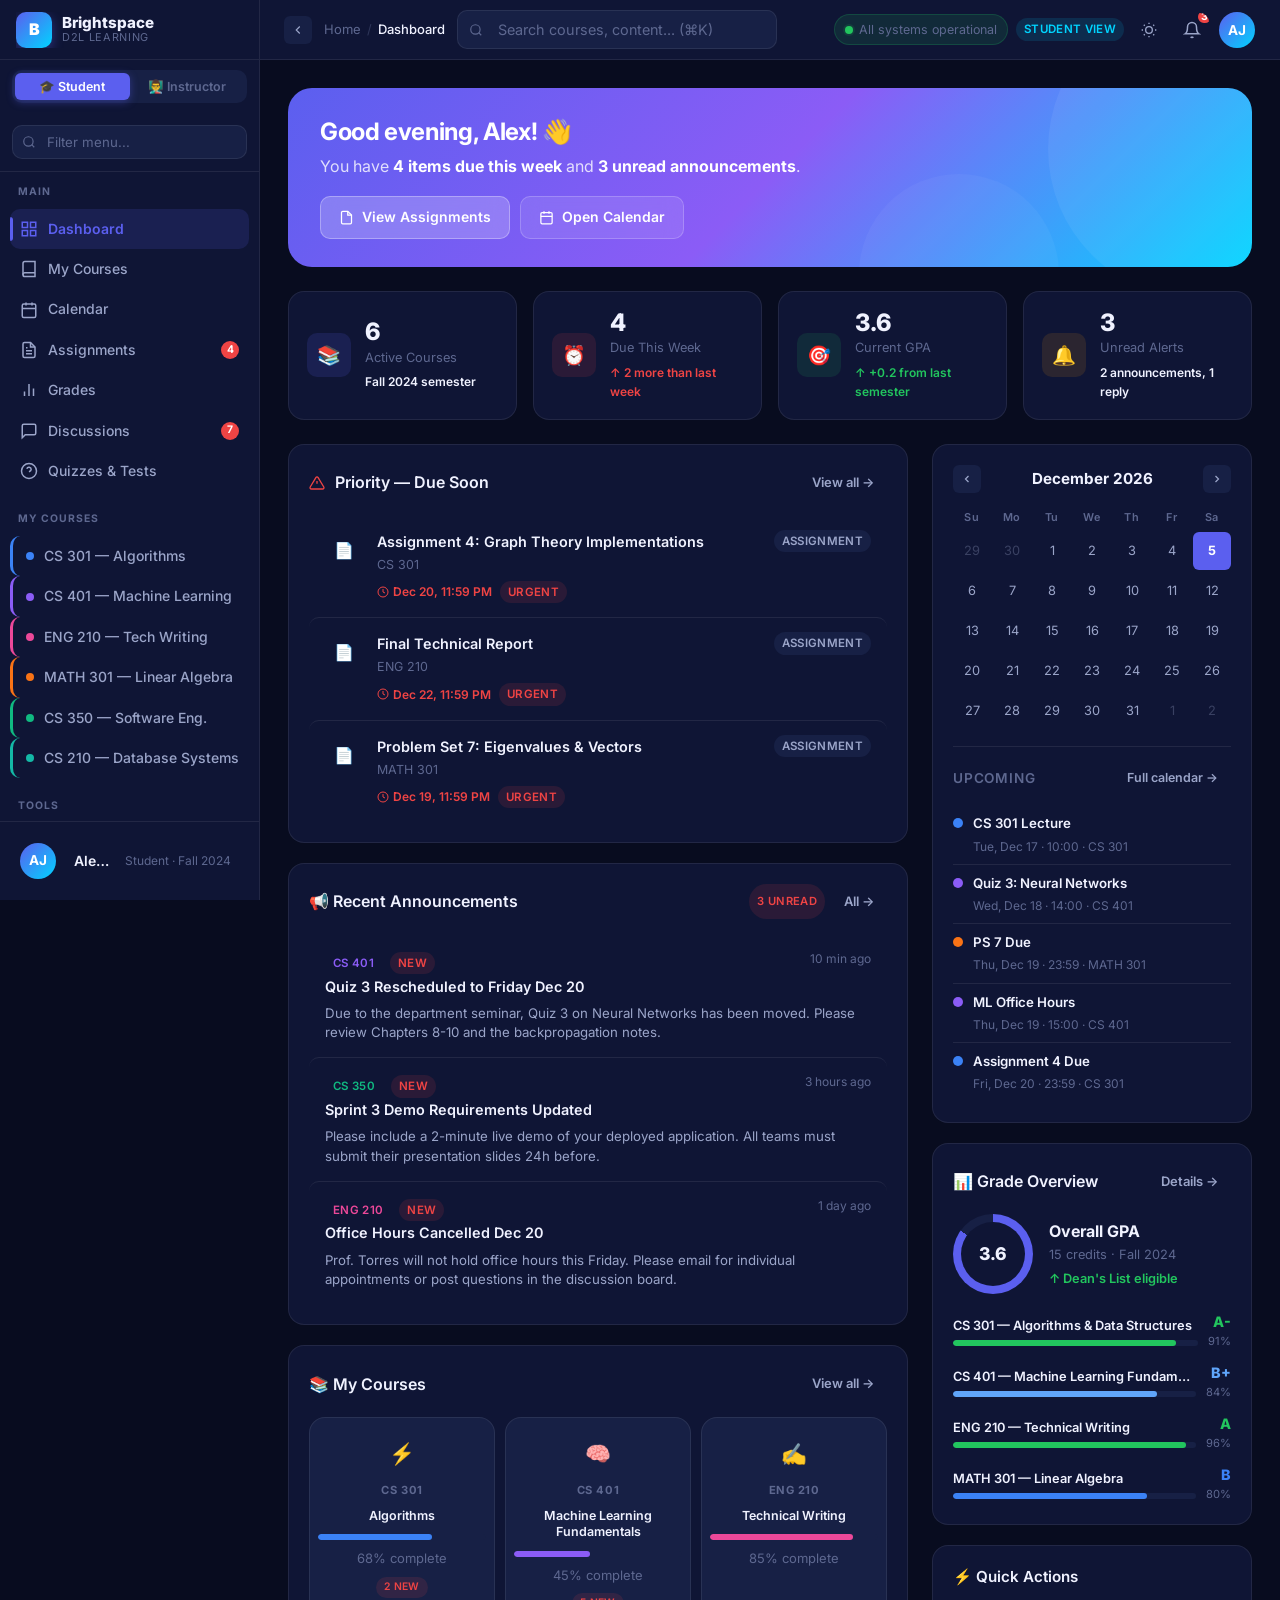
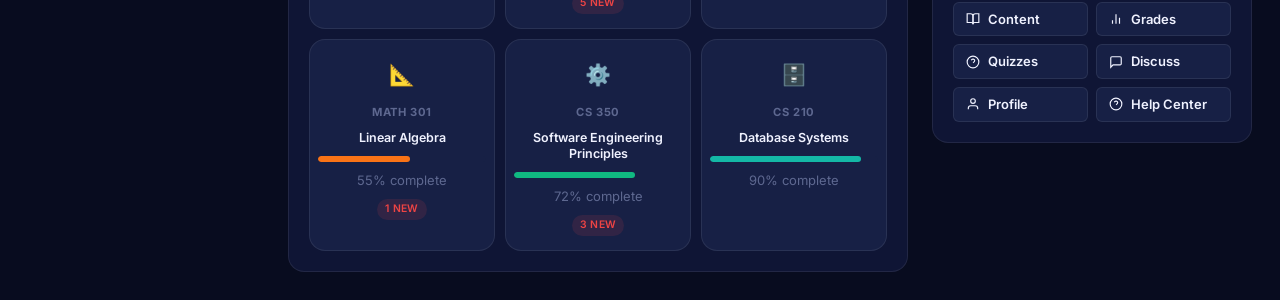
<file: index.html>
<!DOCTYPE html>
<html lang="en">
<head>
  <meta charset="UTF-8"/>
  <meta name="viewport" content="width=device-width, initial-scale=1.0"/>
  <meta name="description" content="Brightspace LMS — Your personalized learning dashboard. View courses, upcoming deadlines, grades, and announcements all in one place."/>
  <title>Dashboard — Brightspace LMS</title>
  <link rel="preconnect" href="https://fonts.googleapis.com"/>
  <link rel="preconnect" href="https://fonts.gstatic.com" crossorigin/>
  <link href="https://fonts.googleapis.com/css2?family=Inter:wght@300;400;500;600;700;800&display=swap" rel="stylesheet"/>
  <link rel="stylesheet" href="css/design-system.css"/>
  <link rel="stylesheet" href="css/layout.css"/>
  <link rel="stylesheet" href="css/animations.css"/>
  <style>
    /* ── Dashboard-specific ── */
    .priority-feed {}

    .task-item {
      display: flex;
      align-items: flex-start;
      gap: 14px;
      padding: 14px 16px;
      border-radius: var(--radius-md);
      transition: all var(--transition-fast);
      cursor: pointer;
      position: relative;
    }
    .task-item:hover { background: var(--bg-elevated); }
    .task-item + .task-item { border-top: 1px solid var(--border); }

    .task-icon {
      width: 38px; height: 38px;
      border-radius: var(--radius-md);
      display: flex; align-items: center; justify-content: center;
      font-size: 1rem;
      flex-shrink: 0;
      margin-top: 2px;
    }
    .task-body { flex: 1; min-width: 0; }
    .task-title { font-size: 0.9rem; font-weight: 600; color: var(--text-primary); }
    .task-course { font-size: 0.78rem; color: var(--text-muted); margin-top: 2px; }
    .task-meta { display: flex; align-items: center; gap: 8px; margin-top: 6px; flex-wrap: wrap; }
    .task-due {
      display: flex; align-items: center; gap: 4px;
      font-size: 0.75rem; font-weight: 600;
    }
    .task-action { flex-shrink: 0; display: flex; align-items: center; gap: 6px; }

    /* ── Announcement Card ── */
    .announcement-item {
      padding: 14px 16px;
      border-radius: var(--radius-md);
      cursor: pointer;
      transition: background var(--transition-fast);
    }
    .announcement-item:hover { background: var(--bg-elevated); }
    .announcement-item + .announcement-item { border-top: 1px solid var(--border); }
    .announcement-header { display: flex; align-items: flex-start; justify-content: space-between; gap: 8px; }
    .announcement-title { font-size: 0.9rem; font-weight: 600; color: var(--text-primary); }
    .announcement-body  { font-size: 0.83rem; color: var(--text-secondary); margin-top: 6px; line-height: 1.5; }
    .announcement-meta  { display: flex; align-items: center; gap: 8px; margin-top: 8px; }

    /* ── Mini Calendar ── */
    .mini-calendar { user-select: none; }
    .cal-header { display: flex; align-items: center; justify-content: space-between; margin-bottom: 12px; }
    .cal-nav { border: none; background: var(--bg-elevated); border-radius: var(--radius-sm); width: 28px; height: 28px; display: flex; align-items: center; justify-content: center; cursor: pointer; color: var(--text-secondary); transition: all var(--transition-fast); }
    .cal-nav:hover { background: var(--primary-light); color: var(--primary); }
    .cal-grid { display: grid; grid-template-columns: repeat(7, 1fr); gap: 2px; }
    .cal-day-label { text-align: center; font-size: 0.68rem; font-weight: 600; color: var(--text-muted); padding: 4px; letter-spacing: 0.05em; }
    .cal-day {
      aspect-ratio: 1;
      display: flex; align-items: center; justify-content: center;
      font-size: 0.8rem;
      border-radius: var(--radius-sm);
      cursor: pointer;
      transition: all var(--transition-fast);
      color: var(--text-secondary);
      position: relative;
    }
    .cal-day:hover { background: var(--bg-elevated); color: var(--text-primary); }
    .cal-day.today { background: var(--primary); color: #fff; font-weight: 700; }
    .cal-day.has-event::after {
      content: '';
      position: absolute;
      bottom: 3px;
      width: 4px; height: 4px;
      border-radius: 50%;
      background: var(--accent);
    }
    .cal-day.today.has-event::after { background: rgba(255,255,255,0.6); }
    .cal-day.other-month { opacity: 0.3; }
    .cal-day.selected { background: var(--primary-light); color: var(--primary); font-weight: 600; }

    /* ── Upcoming Events ── */
    .event-item { display: flex; gap: 10px; align-items: flex-start; padding: 8px 0; }
    .event-item + .event-item { border-top: 1px solid var(--border); }
    .event-dot { width: 10px; height: 10px; border-radius: 50%; flex-shrink: 0; margin-top: 5px; }
    .event-info .event-name { font-size: 0.83rem; font-weight: 600; color: var(--text-primary); }
    .event-info .event-when { font-size: 0.75rem; color: var(--text-muted); margin-top: 2px; }

    /* ── Course tile quick access ── */
    .course-quick-grid {
      display: grid;
      grid-template-columns: repeat(3, 1fr);
      gap: 10px;
    }
    .course-quick-tile {
      display: flex;
      flex-direction: column;
      align-items: center;
      gap: 8px;
      padding: 14px 8px;
      border-radius: var(--radius-lg);
      background: var(--bg-elevated);
      border: 1px solid var(--border);
      cursor: pointer;
      transition: all var(--transition);
      text-decoration: none;
      text-align: center;
    }
    .course-quick-tile:hover {
      border-color: rgba(91,95,239,0.4);
      transform: translateY(-2px);
      box-shadow: var(--shadow-md);
    }
    .course-tile-icon {
      width: 42px; height: 42px;
      border-radius: var(--radius-md);
      display: flex; align-items: center; justify-content: center;
      font-size: 1.2rem;
    }
    .course-tile-code { font-size: 0.7rem; font-weight: 700; color: var(--text-muted); letter-spacing: 0.05em; }
    .course-tile-name { font-size: 0.78rem; font-weight: 600; color: var(--text-primary); line-height: 1.3; }

    /* ── Grade Summary ── */
    .gpa-ring {
      width: 80px; height: 80px;
      border-radius: 50%;
      background: conic-gradient(var(--primary) 0deg 306deg, var(--bg-elevated) 306deg 360deg);
      display: flex; align-items: center; justify-content: center;
      position: relative;
    }
    .gpa-ring::before {
      content: '';
      position: absolute;
      inset: 8px;
      border-radius: 50%;
      background: var(--bg-surface);
    }
    .gpa-value { position: relative; z-index: 1; font-size: 1.1rem; font-weight: 800; color: var(--text-primary); }

    /* ── Welcome banner ── */
    .welcome-banner {
      background: linear-gradient(135deg, var(--primary) 0%, #8B5CF6 50%, var(--accent) 100%);
      border-radius: var(--radius-xl);
      padding: 28px 32px;
      position: relative;
      overflow: hidden;
      color: #fff;
    }
    .welcome-banner::before {
      content: '';
      position: absolute;
      top: -50%; right: -10%;
      width: 300px; height: 300px;
      border-radius: 50%;
      background: rgba(255,255,255,0.06);
    }
    .welcome-banner::after {
      content: '';
      position: absolute;
      bottom: -60%; right: 20%;
      width: 200px; height: 200px;
      border-radius: 50%;
      background: rgba(255,255,255,0.04);
    }
    .welcome-banner h2 { color: #fff; font-size: 1.5rem; }
    .welcome-banner p  { color: rgba(255,255,255,0.8); margin-top: 6px; }
  </style>
</head>
<body>
<div class="app-shell" id="appShell">
  <!-- ═══════════════ SIDEBAR ═══════════════ -->
  <aside class="sidebar" id="sidebar" role="navigation" aria-label="Main navigation">
    <div class="sidebar-header">
      <a href="index.html" class="logo" aria-label="Brightspace LMS home">
        <div class="logo-icon" aria-hidden="true">B</div>
        <div class="logo-text">
          <span class="brand">Brightspace</span>
          <span class="sub">D2L Learning</span>
        </div>
      </a>

    </div>

    <!-- Role Toggle -->
    <div class="role-toggle" role="group" aria-label="Switch user role">
      <button class="role-btn" data-role-btn="student" aria-pressed="true">🎓 Student</button>
      <button class="role-btn" data-role-btn="instructor" aria-pressed="false">👨‍🏫 Instructor</button>
    </div>

    <!-- Search -->
    <div class="sidebar-search">
      <div class="input-group">
        <svg class="input-icon" width="14" height="14" fill="none" stroke="currentColor" stroke-width="2" viewBox="0 0 24 24"><circle cx="11" cy="11" r="8"/><path d="m21 21-4.35-4.35"/></svg>
        <input type="search" class="input" id="sidebarSearch" placeholder="Filter menu..." aria-label="Filter navigation"/>
      </div>
    </div>

    <div class="sidebar-scroll">
      <!-- Main Navigation -->
      <nav class="nav-section" aria-label="Main">
        <div class="nav-section-label">Main</div>
        <a href="index.html" class="nav-item" data-page="index.html" aria-label="Dashboard">
          <svg width="18" height="18" fill="none" stroke="currentColor" stroke-width="2" viewBox="0 0 24 24"><rect x="3" y="3" width="7" height="7"/><rect x="14" y="3" width="7" height="7"/><rect x="3" y="14" width="7" height="7"/><rect x="14" y="14" width="7" height="7"/></svg>
          <span class="nav-label">Dashboard</span>
        </a>
        <a href="courses.html" class="nav-item" data-page="courses.html" aria-label="My Courses">
          <svg width="18" height="18" fill="none" stroke="currentColor" stroke-width="2" viewBox="0 0 24 24"><path d="M4 19.5A2.5 2.5 0 0 1 6.5 17H20"/><path d="M6.5 2H20v20H6.5A2.5 2.5 0 0 1 4 19.5v-15A2.5 2.5 0 0 1 6.5 2z"/></svg>
          <span class="nav-label">My Courses</span>
        </a>
        <a href="calendar.html" class="nav-item" data-page="calendar.html" aria-label="Calendar">
          <svg width="18" height="18" fill="none" stroke="currentColor" stroke-width="2" viewBox="0 0 24 24"><rect x="3" y="4" width="18" height="18" rx="2"/><line x1="16" y1="2" x2="16" y2="6"/><line x1="8" y1="2" x2="8" y2="6"/><line x1="3" y1="10" x2="21" y2="10"/></svg>
          <span class="nav-label">Calendar</span>
        </a>
        <a href="assignments.html" class="nav-item" data-page="assignments.html" aria-label="Assignments">
          <svg width="18" height="18" fill="none" stroke="currentColor" stroke-width="2" viewBox="0 0 24 24"><path d="M14 2H6a2 2 0 0 0-2 2v16a2 2 0 0 0 2 2h12a2 2 0 0 0 2-2V8z"/><polyline points="14 2 14 8 20 8"/><line x1="16" y1="13" x2="8" y2="13"/><line x1="16" y1="17" x2="8" y2="17"/><polyline points="10 9 9 9 8 9"/></svg>
          <span class="nav-label">Assignments</span>
          <span class="nav-badge" aria-label="4 items due soon">4</span>
        </a>
        <a href="grades.html" class="nav-item" data-page="grades.html" aria-label="Grades">
          <svg width="18" height="18" fill="none" stroke="currentColor" stroke-width="2" viewBox="0 0 24 24"><line x1="18" y1="20" x2="18" y2="10"/><line x1="12" y1="20" x2="12" y2="4"/><line x1="6" y1="20" x2="6" y2="14"/></svg>
          <span class="nav-label">Grades</span>
        </a>
        <a href="discussions.html" class="nav-item" data-page="discussions.html" aria-label="Discussions">
          <svg width="18" height="18" fill="none" stroke="currentColor" stroke-width="2" viewBox="0 0 24 24"><path d="M21 15a2 2 0 0 1-2 2H7l-4 4V5a2 2 0 0 1 2-2h14a2 2 0 0 1 2 2z"/></svg>
          <span class="nav-label">Discussions</span>
          <span class="nav-badge" aria-label="7 unread">7</span>
        </a>
        <a href="quizzes.html" class="nav-item" data-page="quizzes.html" aria-label="Quizzes & Tests">
          <svg width="18" height="18" fill="none" stroke="currentColor" stroke-width="2" viewBox="0 0 24 24"><circle cx="12" cy="12" r="10"/><path d="M9.09 9a3 3 0 0 1 5.83 1c0 2-3 3-3 3"/><line x1="12" y1="17" x2="12.01" y2="17"/></svg>
          <span class="nav-label">Quizzes & Tests</span>
        </a>
      </nav>

      <!-- Course Navigation -->
      <nav class="nav-section" aria-label="Courses">
        <div class="nav-section-label">My Courses</div>
        <a href="course-home.html?id=cs301" class="nav-item" data-page="course-home.html" style="border-left: 3px solid var(--course-blue); padding-left: 13px;">
          <span style="width:8px;height:8px;border-radius:50%;background:var(--course-blue);flex-shrink:0"></span>
          <span class="nav-label">CS 301 — Algorithms</span>
        </a>
        <a href="course-home.html?id=cs401" class="nav-item" data-page="course-home.html" style="border-left: 3px solid var(--course-purple); padding-left: 13px;">
          <span style="width:8px;height:8px;border-radius:50%;background:var(--course-purple);flex-shrink:0"></span>
          <span class="nav-label">CS 401 — Machine Learning</span>
        </a>
        <a href="course-home.html?id=eng210" class="nav-item" data-page="course-home.html" style="border-left: 3px solid var(--course-pink); padding-left: 13px;">
          <span style="width:8px;height:8px;border-radius:50%;background:var(--course-pink);flex-shrink:0"></span>
          <span class="nav-label">ENG 210 — Tech Writing</span>
        </a>
        <a href="course-home.html?id=math301" class="nav-item" data-page="course-home.html" style="border-left: 3px solid var(--course-orange); padding-left: 13px;">
          <span style="width:8px;height:8px;border-radius:50%;background:var(--course-orange);flex-shrink:0"></span>
          <span class="nav-label">MATH 301 — Linear Algebra</span>
        </a>
        <a href="course-home.html?id=cs350" class="nav-item" data-page="course-home.html" style="border-left: 3px solid var(--course-green); padding-left: 13px;">
          <span style="width:8px;height:8px;border-radius:50%;background:var(--course-green);flex-shrink:0"></span>
          <span class="nav-label">CS 350 — Software Eng.</span>
        </a>
        <a href="course-home.html?id=cs210" class="nav-item" data-page="course-home.html" style="border-left: 3px solid var(--course-teal); padding-left: 13px;">
          <span style="width:8px;height:8px;border-radius:50%;background:var(--course-teal);flex-shrink:0"></span>
          <span class="nav-label">CS 210 — Database Systems</span>
        </a>
      </nav>

      <!-- Tools -->
      <nav class="nav-section" aria-label="Tools">
        <div class="nav-section-label">Tools</div>
        <a href="content.html" class="nav-item" data-page="content.html">
          <svg width="18" height="18" fill="none" stroke="currentColor" stroke-width="2" viewBox="0 0 24 24"><path d="M2 3h6a4 4 0 0 1 4 4v14a3 3 0 0 0-3-3H2z"/><path d="M22 3h-6a4 4 0 0 0-4 4v14a3 3 0 0 1 3-3h7z"/></svg>
          <span class="nav-label">Course Content</span>
        </a>
        <a href="#" class="nav-item" onclick="Toast.show('Brightspace ePortfolio opened','info'); return false;">
          <svg width="18" height="18" fill="none" stroke="currentColor" stroke-width="2" viewBox="0 0 24 24"><rect x="2" y="7" width="20" height="14" rx="2"/><path d="M16 21V5a2 2 0 0 0-2-2h-4a2 2 0 0 0-2 2v16"/></svg>
          <span class="nav-label">ePortfolio</span>
        </a>
        <a href="#" class="nav-item" onclick="Toast.show('Awards & Badges opened','info'); return false;">
          <svg width="18" height="18" fill="none" stroke="currentColor" stroke-width="2" viewBox="0 0 24 24"><circle cx="12" cy="8" r="6"/><path d="M15.477 12.89L17 22l-5-3-5 3 1.523-9.11"/></svg>
          <span class="nav-label">Awards & Badges</span>
        </a>
        <a href="#" class="nav-item" onclick="Toast.show('Surveys opened','info'); return false;">
          <svg width="18" height="18" fill="none" stroke="currentColor" stroke-width="2" viewBox="0 0 24 24"><path d="M14 2H6a2 2 0 0 0-2 2v16a2 2 0 0 0 2 2h12a2 2 0 0 0 2-2V8z"/><polyline points="14 2 14 8 20 8"/><line x1="16" y1="13" x2="8" y2="13"/><line x1="16" y1="17" x2="8" y2="17"/><polyline points="10 9 9 9 8 9"/></svg>
          <span class="nav-label">Surveys</span>
        </a>
        <a href="#" class="nav-item" onclick="Toast.show('Checklist opened','info'); return false;">
          <svg width="18" height="18" fill="none" stroke="currentColor" stroke-width="2" viewBox="0 0 24 24"><polyline points="9 11 12 14 22 4"/><path d="M21 12v7a2 2 0 0 1-2 2H5a2 2 0 0 1-2-2V5a2 2 0 0 1 2-2h11"/></svg>
          <span class="nav-label">Checklists</span>
        </a>
        <a href="#" class="nav-item" onclick="Toast.show('Groups opened','info'); return false;">
          <svg width="18" height="18" fill="none" stroke="currentColor" stroke-width="2" viewBox="0 0 24 24"><path d="M17 21v-2a4 4 0 0 0-4-4H5a4 4 0 0 0-4 4v2"/><circle cx="9" cy="7" r="4"/><path d="M23 21v-2a4 4 0 0 0-3-3.87"/><path d="M16 3.13a4 4 0 0 1 0 7.75"/></svg>
          <span class="nav-label">Groups</span>
        </a>

        <!-- Instructor-only tools -->
        <a href="#" class="nav-item" data-instructor-only style="display:none" onclick="Toast.show('Competencies opened','info'); return false;">
          <svg width="18" height="18" fill="none" stroke="currentColor" stroke-width="2" viewBox="0 0 24 24"><path d="M22 11.08V12a10 10 0 1 1-5.93-9.14"/><polyline points="22 4 12 14.01 9 11.01"/></svg>
          <span class="nav-label">Competencies</span>
        </a>
        <a href="#" class="nav-item" data-instructor-only style="display:none" onclick="Toast.show('Analytics opened','info'); return false;">
          <svg width="18" height="18" fill="none" stroke="currentColor" stroke-width="2" viewBox="0 0 24 24"><line x1="18" y1="20" x2="18" y2="10"/><line x1="12" y1="20" x2="12" y2="4"/><line x1="6" y1="20" x2="6" y2="14"/></svg>
          <span class="nav-label">Class Analytics</span>
        </a>
        <a href="#" class="nav-item" data-instructor-only style="display:none" onclick="Toast.show('Rubrics opened','info'); return false;">
          <svg width="18" height="18" fill="none" stroke="currentColor" stroke-width="2" viewBox="0 0 24 24"><path d="M9 11l3 3L22 4"/><path d="M21 12v7a2 2 0 0 1-2 2H5a2 2 0 0 1-2-2V5a2 2 0 0 1 2-2h11"/></svg>
          <span class="nav-label">Rubrics</span>
        </a>
        <a href="#" class="nav-item" data-instructor-only style="display:none" onclick="Toast.show('Grade settings opened','info'); return false;">
          <svg width="18" height="18" fill="none" stroke="currentColor" stroke-width="2" viewBox="0 0 24 24"><circle cx="12" cy="12" r="3"/><path d="M19.4 15a1.65 1.65 0 0 0 .33 1.82l.06.06a2 2 0 0 1-2.83 2.83l-.06-.06a1.65 1.65 0 0 0-1.82-.33 1.65 1.65 0 0 0-1 1.51V21a2 2 0 0 1-4 0v-.09A1.65 1.65 0 0 0 9 19.4a1.65 1.65 0 0 0-1.82.33l-.06.06a2 2 0 0 1-2.83-2.83l.06-.06A1.65 1.65 0 0 0 4.68 15a1.65 1.65 0 0 0-1.51-1H3a2 2 0 0 1 0-4h.09A1.65 1.65 0 0 0 4.6 9a1.65 1.65 0 0 0-.33-1.82l-.06-.06a2 2 0 0 1 2.83-2.83l.06.06A1.65 1.65 0 0 0 9 4.68a1.65 1.65 0 0 0 1-1.51V3a2 2 0 0 1 4 0v.09a1.65 1.65 0 0 0 1 1.51 1.65 1.65 0 0 0 1.82-.33l.06-.06a2 2 0 0 1 2.83 2.83l-.06.06A1.65 1.65 0 0 0 19.4 9a1.65 1.65 0 0 0 1.51 1H21a2 2 0 0 1 0 4h-.09a1.65 1.65 0 0 0-1.51 1z"/></svg>
          <span class="nav-label">Grade Settings</span>
        </a>
      </nav>
    </div>

    <!-- Sidebar Bottom -->
    <div class="sidebar-bottom">
      <a href="profile.html" class="sidebar-bottom-info" aria-label="View your profile">
        <div class="avatar-placeholder" style="width:36px;height:36px;font-size:0.85rem" id="sidebarAvatar">AJ</div>
        <div class="info-text sidebar-bottom-info">
          <div class="name" id="sidebarName">Alex Johnson</div>
          <div class="role-text" id="sidebarRole">Student · Fall 2024</div>
        </div>
      </a>
    </div>
  </aside>

  <!-- ═══════════════ TOPBAR ═══════════════ -->
  <header class="topbar" role="banner">
    <div class="topbar-left">
      <button class="btn btn-icon" id="mobileSidebarToggle" aria-label="Open navigation menu" style="display:none">
        <svg width="18" height="18" fill="none" stroke="currentColor" stroke-width="2" viewBox="0 0 24 24"><line x1="3" y1="12" x2="21" y2="12"/><line x1="3" y1="6" x2="21" y2="6"/><line x1="3" y1="18" x2="21" y2="18"/></svg>
      </button>
      <button class="sidebar-toggle" id="sidebarToggle" aria-label="Collapse sidebar" data-tooltip="Collapse (Ctrl+B)">
        <svg width="14" height="14" fill="none" stroke="currentColor" stroke-width="2" viewBox="0 0 24 24"><polyline points="15 18 9 12 15 6"/></svg>
      </button>
      <!-- Breadcrumb -->
      <nav aria-label="Breadcrumb" class="breadcrumbs">
        <a href="index.html">Home</a>
        <span class="sep" aria-hidden="true">/</span>
        <span class="current" aria-current="page">Dashboard</span>
      </nav>

      <!-- Global search -->
      <div class="input-group" style="max-width:320px;flex:1" role="search">
        <svg class="input-icon" width="14" height="14" fill="none" stroke="currentColor" stroke-width="2" viewBox="0 0 24 24"><circle cx="11" cy="11" r="8"/><path d="m21 21-4.35-4.35"/></svg>
        <input type="search" class="input" id="globalSearch" placeholder="Search courses, content... (⌘K)" aria-label="Search Brightspace"/>
      </div>
    </div>

    <div class="topbar-right">
      <!-- System status -->
      <div id="systemStatus" class="system-status" role="status" aria-live="polite">
        <span class="status-dot online"></span> All systems operational
      </div>

      <!-- Role badge -->
      <span class="badge badge-accent" id="roleBadge">Student View</span>

      <!-- Theme toggle -->
      <button class="btn btn-icon" id="themeToggle" aria-label="Toggle theme" data-tooltip="Light mode">
        <svg width="16" height="16" fill="none" stroke="currentColor" stroke-width="2" viewBox="0 0 24 24"><circle cx="12" cy="12" r="5"/><path d="M12 1v2M12 21v2M4.22 4.22l1.42 1.42M18.36 18.36l1.42 1.42M1 12h2M21 12h2M4.22 19.78l1.42-1.42M18.36 5.64l1.42-1.42"/></svg>
      </button>

      <!-- Notifications -->
      <div class="dropdown notif-btn" style="position:relative">
        <button class="btn btn-icon" id="notifBell" aria-label="Notifications — 3 unread" aria-expanded="false" aria-haspopup="true">
          <svg width="18" height="18" fill="none" stroke="currentColor" stroke-width="2" viewBox="0 0 24 24"><path d="M18 8A6 6 0 0 0 6 8c0 7-3 9-3 9h18s-3-2-3-9"/><path d="M13.73 21a2 2 0 0 1-3.46 0"/></svg>
          <span class="notif-count" aria-hidden="true">3</span>
        </button>

        <!-- Notification panel -->
        <div class="notif-panel" id="notifPanel" role="dialog" aria-label="Notifications" aria-hidden="true">
          <div class="notif-panel-header">
            <h3 style="font-size:0.95rem;font-weight:700">Notifications</h3>
            <button class="btn btn-ghost btn-sm" id="markAllRead" aria-label="Mark all notifications as read">Mark all read</button>
          </div>
          <ul class="notif-list" role="list">
            <li class="notif-item unread" role="listitem" onclick="Toast.show('Opening announcement...','info')">
              <div style="font-size:1.2rem">📢</div>
              <div class="notif-item-content">
                <div class="notif-item-title">Quiz 3 Moved to Friday — CS 401</div>
                <div class="notif-item-text">Dr. Chen has rescheduled Quiz 3 to this Friday at 2PM.</div>
                <div class="notif-item-time">10 min ago</div>
              </div>
            </li>
            <li class="notif-item unread" role="listitem" onclick="Toast.show('Opening grade feedback...','success')">
              <div style="font-size:1.2rem">✅</div>
              <div class="notif-item-content">
                <div class="notif-item-title">Assignment 3 Graded — CS 301</div>
                <div class="notif-item-text">You received 47/50 — great work on the sorting algorithms!</div>
                <div class="notif-item-time">2 hours ago</div>
              </div>
            </li>
            <li class="notif-item unread" role="listitem" onclick="Toast.show('Opening discussion...','info')">
              <div style="font-size:1.2rem">💬</div>
              <div class="notif-item-content">
                <div class="notif-item-title">New Reply in Sprint 3 — CS 350</div>
                <div class="notif-item-text">Prof. Rivera replied to your post in "Architecture Discussion".</div>
                <div class="notif-item-time">5 hours ago</div>
              </div>
            </li>
            <li class="notif-item" role="listitem" onclick="Toast.show('Opening calendar...','info')">
              <div style="font-size:1.2rem">⏰</div>
              <div class="notif-item-content">
                <div class="notif-item-title">Deadline Reminder — MATH 301</div>
                <div class="notif-item-text">Problem Set 7 is due tomorrow at 11:59 PM.</div>
                <div class="notif-item-time">1 day ago</div>
              </div>
            </li>
            <li class="notif-item" role="listitem">
              <div style="font-size:1.2rem">📢</div>
              <div class="notif-item-content">
                <div class="notif-item-title">Office Hours Cancelled — ENG 210</div>
                <div class="notif-item-text">Prof. Torres will be unavailable on Dec 20th.</div>
                <div class="notif-item-time">2 days ago</div>
              </div>
            </li>
          </ul>
          <div style="padding:10px;border-top:1px solid var(--border)">
            <a href="#" class="btn btn-ghost btn-sm w-full" style="justify-content:center">View all notifications</a>
          </div>
        </div>
      </div>

      <!-- Profile dropdown -->
      <div class="dropdown">
        <button class="btn btn-icon" data-dropdown-trigger aria-label="User menu" aria-expanded="false" aria-haspopup="true" style="padding:0">
          <div class="avatar-placeholder" style="width:36px;height:36px;font-size:0.85rem">AJ</div>
        </button>
        <div class="dropdown-menu" role="menu">
          <div style="padding:10px 12px 6px;border-bottom:1px solid var(--border)">
            <div style="font-weight:600;font-size:0.875rem">Alex Johnson</div>
            <div style="font-size:0.78rem;color:var(--text-muted)">alex.johnson@university.edu</div>
          </div>
          <a href="profile.html" class="dropdown-item" role="menuitem">
            <svg width="15" height="15" fill="none" stroke="currentColor" stroke-width="2" viewBox="0 0 24 24"><path d="M20 21v-2a4 4 0 0 0-4-4H8a4 4 0 0 0-4 4v2"/><circle cx="12" cy="7" r="4"/></svg>
            Profile & Settings
          </a>
          <div class="dropdown-item" role="menuitem" onclick="Toast.show('Opening account security settings...','info')">
            <svg width="15" height="15" fill="none" stroke="currentColor" stroke-width="2" viewBox="0 0 24 24"><rect x="3" y="11" width="18" height="11" rx="2"/><path d="M7 11V7a5 5 0 0 1 10 0v4"/></svg>
            Account Security
          </div>
          <div class="dropdown-item" role="menuitem" onclick="Toast.show('Opening accessibility settings...','info')">
            <svg width="15" height="15" fill="none" stroke="currentColor" stroke-width="2" viewBox="0 0 24 24"><circle cx="12" cy="12" r="10"/><line x1="12" y1="8" x2="12" y2="12"/><line x1="12" y1="16" x2="12.01" y2="16"/></svg>
            Accessibility
          </div>
          <div class="dropdown-divider"></div>
          <div class="dropdown-item danger" role="menuitem" onclick="Toast.show('You have been signed out.','warning')">
            <svg width="15" height="15" fill="none" stroke="currentColor" stroke-width="2" viewBox="0 0 24 24"><path d="M9 21H5a2 2 0 0 1-2-2V5a2 2 0 0 1 2-2h4"/><polyline points="16 17 21 12 16 7"/><line x1="21" y1="12" x2="9" y2="12"/></svg>
            Sign out
          </div>
        </div>
      </div>
    </div>
  </header>

  <!-- ═══════════════ MAIN CONTENT ═══════════════ -->
  <main class="main-content" id="mainContent" role="main" aria-label="Dashboard content">
    <!-- Welcome Banner -->
    <div class="welcome-banner stagger-1">
      <div style="position:relative;z-index:1">
        <h2>Good evening, Alex! 👋</h2>
        <p>You have <strong style="color:#fff">4 items due this week</strong> and <strong style="color:#fff">3 unread announcements</strong>.</p>
        <div style="display:flex;gap:10px;margin-top:16px;flex-wrap:wrap">
          <a href="assignments.html" class="btn" style="background:rgba(255,255,255,0.2);color:#fff;border:1px solid rgba(255,255,255,0.3);backdrop-filter:blur(10px)">
            <svg width="15" height="15" fill="none" stroke="currentColor" stroke-width="2" viewBox="0 0 24 24"><path d="M14 2H6a2 2 0 0 0-2 2v16a2 2 0 0 0 2 2h12a2 2 0 0 0 2-2V8z"/><polyline points="14 2 14 8 20 8"/></svg>
            View Assignments
          </a>
          <a href="calendar.html" class="btn" style="background:rgba(255,255,255,0.1);color:#fff;border:1px solid rgba(255,255,255,0.2);backdrop-filter:blur(10px)">
            <svg width="15" height="15" fill="none" stroke="currentColor" stroke-width="2" viewBox="0 0 24 24"><rect x="3" y="4" width="18" height="18" rx="2"/><line x1="16" y1="2" x2="16" y2="6"/><line x1="8" y1="2" x2="8" y2="6"/><line x1="3" y1="10" x2="21" y2="10"/></svg>
            Open Calendar
          </a>
        </div>
      </div>
    </div>

    <!-- Stats Row -->
    <div class="stats-row stagger-2">
      <div class="stat-card">
        <div class="stat-icon" style="background:var(--primary-light)">📚</div>
        <div class="stat-info">
          <div class="stat-value">6</div>
          <div class="stat-label">Active Courses</div>
          <div class="stat-change">Fall 2024 semester</div>
        </div>
      </div>
      <div class="stat-card">
        <div class="stat-icon" style="background:var(--danger-light)">⏰</div>
        <div class="stat-info">
          <div class="stat-value">4</div>
          <div class="stat-label">Due This Week</div>
          <div class="stat-change down">↑ 2 more than last week</div>
        </div>
      </div>
      <div class="stat-card">
        <div class="stat-icon" style="background:var(--success-light)">🎯</div>
        <div class="stat-info">
          <div class="stat-value">3.6</div>
          <div class="stat-label">Current GPA</div>
          <div class="stat-change up">↑ +0.2 from last semester</div>
        </div>
      </div>
      <div class="stat-card">
        <div class="stat-icon" style="background:var(--warning-light)">🔔</div>
        <div class="stat-info">
          <div class="stat-value">3</div>
          <div class="stat-label">Unread Alerts</div>
          <div class="stat-change">2 announcements, 1 reply</div>
        </div>
      </div>
    </div>

    <!-- Main Dashboard Grid -->
    <div class="dashboard-grid stagger-3">
      <!-- Left Column -->
      <div style="display:flex;flex-direction:column;gap:20px">

        <!-- Priority Tasks -->
        <div class="card" id="priorityFeed">
          <div class="section-header">
            <h3>
              <svg width="16" height="16" fill="none" stroke="var(--danger)" stroke-width="2" viewBox="0 0 24 24" style="margin-right:6px;vertical-align:-3px"><path d="M10.29 3.86L1.82 18a2 2 0 001.71 3h16.94a2 2 0 001.71-3L13.71 3.86a2 2 0 00-3.42 0z"/><line x1="12" y1="9" x2="12" y2="13"/><line x1="12" y1="17" x2="12.01" y2="17"/></svg>
              Priority — Due Soon
            </h3>
            <a href="assignments.html" class="btn btn-ghost btn-sm">View all →</a>
          </div>

          <div id="taskList">
            <!-- Tasks injected by JS -->
          </div>
        </div>

        <!-- Announcements -->
        <div class="card">
          <div class="section-header">
            <h3>📢 Recent Announcements</h3>
            <div style="display:flex;gap:6px">
              <span class="badge badge-danger" style="font-size:0.7rem">3 unread</span>
              <a href="#" class="btn btn-ghost btn-sm">All →</a>
            </div>
          </div>
          <div id="announcementList"></div>
        </div>

        <!-- Quick Course Access -->
        <div class="card">
          <div class="section-header">
            <h3>📚 My Courses</h3>
            <a href="courses.html" class="btn btn-ghost btn-sm">View all →</a>
          </div>
          <div class="course-quick-grid" id="courseQuickGrid"></div>
        </div>
      </div>

      <!-- Right Column -->
      <div style="display:flex;flex-direction:column;gap:20px">

        <!-- Mini Calendar -->
        <div class="card">
          <div class="mini-calendar">
            <div class="cal-header">
              <button class="cal-nav" id="calPrev" aria-label="Previous month">
                <svg width="12" height="12" fill="none" stroke="currentColor" stroke-width="2.5" viewBox="0 0 24 24"><polyline points="15 18 9 12 15 6"/></svg>
              </button>
              <h4 id="calMonthYear" style="font-size:0.95rem;font-weight:700"></h4>
              <button class="cal-nav" id="calNext" aria-label="Next month">
                <svg width="12" height="12" fill="none" stroke="currentColor" stroke-width="2.5" viewBox="0 0 24 24"><polyline points="9 18 15 12 9 6"/></svg>
              </button>
            </div>
            <div class="cal-grid" id="calGrid"></div>
          </div>

          <!-- Upcoming events -->
          <div style="margin-top:16px;border-top:1px solid var(--border);padding-top:14px">
            <div class="section-header" style="margin-bottom:10px">
              <h3 style="font-size:0.85rem;color:var(--text-muted);font-weight:600;text-transform:uppercase;letter-spacing:0.06em">Upcoming</h3>
              <a href="calendar.html" class="btn btn-ghost btn-sm" style="font-size:0.78rem">Full calendar →</a>
            </div>
            <div id="upcomingList"></div>
          </div>
        </div>

        <!-- Grade Overview -->
        <div class="card">
          <div class="section-header">
            <h3>📊 Grade Overview</h3>
            <a href="grades.html" class="btn btn-ghost btn-sm">Details →</a>
          </div>
          <div style="display:flex;align-items:center;gap:16px;margin-bottom:16px">
            <div class="gpa-ring" aria-label="GPA 3.6 out of 4.0">
              <span class="gpa-value">3.6</span>
            </div>
            <div>
              <div style="font-size:1rem;font-weight:700;color:var(--text-primary)">Overall GPA</div>
              <div style="font-size:0.8rem;color:var(--text-muted)">15 credits · Fall 2024</div>
              <div style="font-size:0.8rem;color:var(--success);font-weight:600;margin-top:4px">↑ Dean's List eligible</div>
            </div>
          </div>
          <div id="gradeList" style="display:flex;flex-direction:column;gap:10px"></div>
        </div>

        <!-- Quick Links -->
        <div class="card">
          <h3 style="margin-bottom:14px;font-size:0.95rem">⚡ Quick Actions</h3>
          <div style="display:grid;grid-template-columns:1fr 1fr;gap:8px">
            <a href="content.html" class="btn btn-secondary btn-sm" style="justify-content:flex-start;gap:8px">
              <svg width="14" height="14" fill="none" stroke="currentColor" stroke-width="2" viewBox="0 0 24 24"><path d="M2 3h6a4 4 0 0 1 4 4v14a3 3 0 0 0-3-3H2z"/><path d="M22 3h-6a4 4 0 0 0-4 4v14a3 3 0 0 1 3-3h7z"/></svg>
              Content
            </a>
            <a href="grades.html" class="btn btn-secondary btn-sm" style="justify-content:flex-start;gap:8px">
              <svg width="14" height="14" fill="none" stroke="currentColor" stroke-width="2" viewBox="0 0 24 24"><line x1="18" y1="20" x2="18" y2="10"/><line x1="12" y1="20" x2="12" y2="4"/><line x1="6" y1="20" x2="6" y2="14"/></svg>
              Grades
            </a>
            <a href="quizzes.html" class="btn btn-secondary btn-sm" style="justify-content:flex-start;gap:8px">
              <svg width="14" height="14" fill="none" stroke="currentColor" stroke-width="2" viewBox="0 0 24 24"><circle cx="12" cy="12" r="10"/><path d="M9.09 9a3 3 0 0 1 5.83 1c0 2-3 3-3 3"/><line x1="12" y1="17" x2="12.01" y2="17"/></svg>
              Quizzes
            </a>
            <a href="discussions.html" class="btn btn-secondary btn-sm" style="justify-content:flex-start;gap:8px">
              <svg width="14" height="14" fill="none" stroke="currentColor" stroke-width="2" viewBox="0 0 24 24"><path d="M21 15a2 2 0 0 1-2 2H7l-4 4V5a2 2 0 0 1 2-2h14a2 2 0 0 1 2 2z"/></svg>
              Discuss
            </a>
            <a href="profile.html" class="btn btn-secondary btn-sm" style="justify-content:flex-start;gap:8px">
              <svg width="14" height="14" fill="none" stroke="currentColor" stroke-width="2" viewBox="0 0 24 24"><path d="M20 21v-2a4 4 0 0 0-4-4H8a4 4 0 0 0-4 4v2"/><circle cx="12" cy="7" r="4"/></svg>
              Profile
            </a>
            <button class="btn btn-secondary btn-sm" style="justify-content:flex-start;gap:8px" onclick="Toast.show('Opening D2L Brightspace help center...','info')">
              <svg width="14" height="14" fill="none" stroke="currentColor" stroke-width="2" viewBox="0 0 24 24"><circle cx="12" cy="12" r="10"/><path d="M9.09 9a3 3 0 0 1 5.83 1c0 2-3 3-3 3"/><line x1="12" y1="17" x2="12.01" y2="17"/></svg>
              Help Center
            </button>
          </div>
        </div>
      </div>
    </div>
  </main>
</div>

<!-- ── SKIP TO CONTENT LINK (accessibility) ── -->
<a href="#mainContent" class="skip-link" style="
  position:fixed;top:-100%;left:16px;z-index:9999;
  padding:8px 16px;background:var(--primary);color:#fff;
  border-radius:0 0 var(--radius-md) var(--radius-md);
  font-weight:600;text-decoration:none;
  transition:top 0.2s;
" onblur="this.style.top='-100%'" onfocus="this.style.top='0'">
  Skip to main content
</a>

<script src="js/data.js"></script>
<script src="js/navigation.js"></script>
<script>
/* ── Dashboard Page Logic ── */
document.addEventListener('DOMContentLoaded', () => {
  const { assignments, courses, notifications, calendarEvents, grades } = MockData;

  /* Render Priority Tasks */
  const taskList = document.getElementById('taskList');
  const pending = assignments.filter(a => a.status === 'pending').slice(0,4);
  if (taskList) {
    taskList.innerHTML = pending.map(task => {
      const due = new Date(task.due);
      const diff = due - Date.now();
      const urgent = diff < 86400000;
      const warning = diff < 259200000;
      const dueStr = due.toLocaleDateString('en-US', { month:'short', day:'numeric', hour:'2-digit', minute:'2-digit' });
      const typeIcons = { assignment:'📄', quiz:'❓', discussion:'💬' };
      return `
        <a href="assignments.html" class="task-item" style="text-decoration:none">
          <div class="task-icon" style="background:${task.courseColor}22">
            <span>${typeIcons[task.type]||'📄'}</span>
          </div>
          <div class="task-body">
            <div class="task-title">${task.title}</div>
            <div class="task-course">${task.course}</div>
            <div class="task-meta">
              <span class="task-due ${urgent?'text-danger':warning?'text-warning':'text-muted'}">
                <svg width="12" height="12" fill="none" stroke="currentColor" stroke-width="2" viewBox="0 0 24 24"><circle cx="12" cy="12" r="10"/><polyline points="12 6 12 12 16 14"/></svg>
                ${dueStr}
              </span>
              <span class="badge ${urgent?'badge-danger':warning?'badge-warning':'badge-muted'}">${urgent?'Urgent':warning?'Soon':'Upcoming'}</span>
            </div>
          </div>
          <div class="task-action">
            <span class="badge badge-muted">${task.type}</span>
          </div>
        </a>`;
    }).join('');
  }

  /* Render Announcements */
  const announcementList = document.getElementById('announcementList');
  const announcements = [
    { course: 'CS 401', color: 'var(--course-purple)', title: 'Quiz 3 Rescheduled to Friday Dec 20', body: 'Due to the department seminar, Quiz 3 on Neural Networks has been moved. Please review Chapters 8-10 and the backpropagation notes.', time: '10 min ago', unread: true },
    { course: 'CS 350', color: 'var(--course-green)', title: 'Sprint 3 Demo Requirements Updated', body: 'Please include a 2-minute live demo of your deployed application. All teams must submit their presentation slides 24h before.', time: '3 hours ago', unread: true },
    { course: 'ENG 210', color: 'var(--course-pink)', title: 'Office Hours Cancelled Dec 20', body: 'Prof. Torres will not hold office hours this Friday. Please email for individual appointments or post questions in the discussion board.', time: '1 day ago', unread: true }
  ];
  if (announcementList) {
    announcementList.innerHTML = announcements.map(a => `
      <div class="announcement-item" onclick="Toast.show('Opening announcement from ${a.course}...','info')" tabindex="0" role="button" aria-label="${a.title}">
        <div class="announcement-header">
          <div>
            <span class="badge" style="background:${a.color}22;color:${a.color}">${a.course}</span>
            ${a.unread ? '<span class="badge badge-danger" style="margin-left:4px">New</span>' : ''}
          </div>
          <span style="font-size:0.75rem;color:var(--text-muted);white-space:nowrap">${a.time}</span>
        </div>
        <div class="announcement-title">${a.title}</div>
        <div class="announcement-body">${a.body}</div>
      </div>`).join('');
  }

  /* Render Quick Course Grid */
  const courseGrid = document.getElementById('courseQuickGrid');
  if (courseGrid) {
    courseGrid.innerHTML = courses.map(c => `
      <a href="course-home.html?id=${c.id}" class="course-quick-tile course-card hover-lift">
        <div class="course-tile-icon" style="background:${c.color}22">
          <span style="font-size:1.3rem">${c.icon}</span>
        </div>
        <div class="course-tile-code">${c.code}</div>
        <div class="course-tile-name">${c.name.split('&')[0]}</div>
        <div class="progress-bar" style="width:100%;margin-top:2px">
          <div class="progress-fill" data-progress="${c.progress}" style="background:${c.color}"></div>
        </div>
        <small style="color:var(--text-muted)">${c.progress}% complete</small>
        ${c.unread ? `<span class="badge badge-danger" style="font-size:0.65rem">${c.unread} new</span>` : ''}
      </a>`).join('');
    initProgressBars();
  }

  /* Render Mini Calendar */
  function renderCalendar(year, month) {
    const monthNames = ['January','February','March','April','May','June','July','August','September','October','November','December'];
    const grid = document.getElementById('calGrid');
    const label = document.getElementById('calMonthYear');
    if (!grid || !label) return;

    label.textContent = `${monthNames[month]} ${year}`;
    const today = new Date();
    const eventDays = new Set(calendarEvents.map(e => {
      const d = new Date(e.date);
      return d.getFullYear() === year && d.getMonth() === month ? d.getDate() : null;
    }).filter(Boolean));

    const firstDay = new Date(year, month, 1).getDay();
    const daysInMonth = new Date(year, month + 1, 0).getDate();
    const prevDays = new Date(year, month, 0).getDate();

    const dayLabels = ['Su','Mo','Tu','We','Th','Fr','Sa'];
    let html = dayLabels.map(d => `<div class="cal-day-label">${d}</div>`).join('');

    for (let i = firstDay - 1; i >= 0; i--) {
      html += `<div class="cal-day other-month">${prevDays - i}</div>`;
    }
    for (let d = 1; d <= daysInMonth; d++) {
      const isToday = d === today.getDate() && month === today.getMonth() && year === today.getFullYear();
      const hasEvent = eventDays.has(d);
      html += `<div class="cal-day${isToday?' today':''}${hasEvent?' has-event':''}" 
        onclick="window.location='calendar.html'" 
        aria-label="${monthNames[month]} ${d}${isToday?' (today)':''}${hasEvent?' (has events)':''}"
        tabindex="0" role="button">${d}</div>`;
    }
    const remaining = (7 - ((firstDay + daysInMonth) % 7)) % 7;
    for (let i = 1; i <= remaining; i++) {
      html += `<div class="cal-day other-month">${i}</div>`;
    }
    grid.innerHTML = html;
  }

  let calYear = new Date().getFullYear(), calMonth = new Date().getMonth();
  renderCalendar(calYear, calMonth);
  document.getElementById('calPrev')?.addEventListener('click', () => {
    if (--calMonth < 0) { calMonth = 11; calYear--; }
    renderCalendar(calYear, calMonth);
  });
  document.getElementById('calNext')?.addEventListener('click', () => {
    if (++calMonth > 11) { calMonth = 0; calYear++; }
    renderCalendar(calYear, calMonth);
  });

  /* Render Upcoming Events */
  const upcomingList = document.getElementById('upcomingList');
  if (upcomingList) {
    const sorted = [...calendarEvents].sort((a,b) => new Date(a.date) - new Date(b.date)).slice(0,5);
    upcomingList.innerHTML = sorted.map(ev => {
      const d = new Date(ev.date + 'T' + (ev.time||'00:00'));
      const dateStr = d.toLocaleDateString('en-US', { weekday:'short', month:'short', day:'numeric' });
      const timeStr = ev.time && ev.time !== '00:00' ? ` · ${ev.time}` : '';
      return `
        <div class="event-item">
          <div class="event-dot" style="background:${ev.color}"></div>
          <div class="event-info">
            <div class="event-name">${ev.title}</div>
            <div class="event-when">${dateStr}${timeStr} · ${ev.course}</div>
          </div>
        </div>`;
    }).join('');
  }

  /* Render Grade Overview */
  const gradeList = document.getElementById('gradeList');
  if (gradeList) {
    const gradeColors = { 'A': 'var(--success)', 'A-': 'var(--success)', 'B+': '#60A5FA', 'B': 'var(--info)', 'B-': 'var(--info)' };
    gradeList.innerHTML = grades.map(g => `
      <div style="display:flex;align-items:center;gap:10px">
        <div style="flex:1;min-width:0">
          <div style="font-size:0.8rem;font-weight:600;color:var(--text-primary);margin-bottom:4px;white-space:nowrap;overflow:hidden;text-overflow:ellipsis">${g.course}</div>
          <div class="progress-bar">
            <div class="progress-fill" data-progress="${g.overall}" style="background:${gradeColors[g.letter]||'var(--primary)'}"></div>
          </div>
        </div>
        <div style="text-align:right;flex-shrink:0">
          <div style="font-size:0.9rem;font-weight:800;color:${gradeColors[g.letter]||'var(--primary)'}">${g.letter}</div>
          <div style="font-size:0.7rem;color:var(--text-muted)">${g.overall}%</div>
        </div>
      </div>`).join('');
    initProgressBars();
  }
});

function initProgressBars() {
  const observer = new IntersectionObserver((entries) => {
    entries.forEach(entry => {
      if (entry.isIntersecting) {
        const bar = entry.target;
        const target = bar.dataset.progress || '0';
        setTimeout(() => bar.style.width = target + '%', 100);
        observer.unobserve(bar);
      }
    });
  }, { threshold: 0.1 });

  document.querySelectorAll('.progress-fill[data-progress]').forEach(bar => {
    bar.style.width = '0%';
    observer.observe(bar);
  });
}
</script>
</body>
</html>
</file>
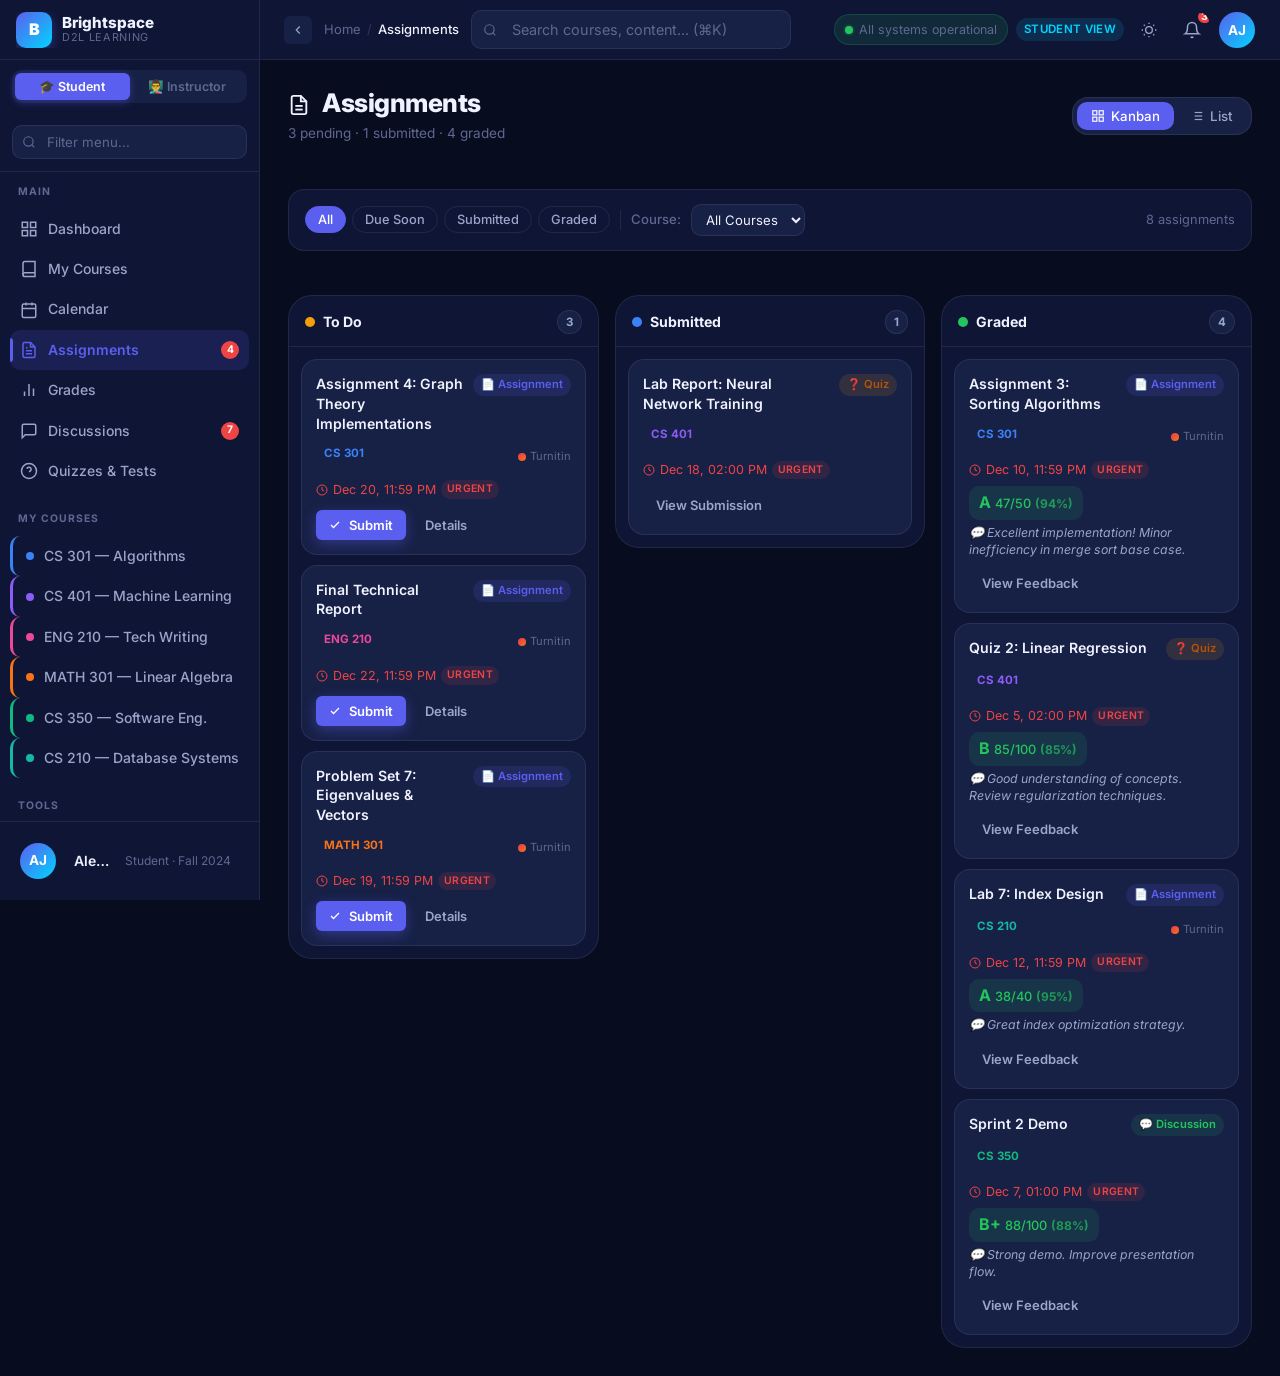
<file: assignments.html>
<!DOCTYPE html>
<html lang="en">
<head>
  <meta charset="UTF-8"/>
  <meta name="viewport" content="width=device-width, initial-scale=1.0"/>
  <meta name="description" content="Brightspace LMS — Assignments. View, manage and submit your assignments across all courses."/>
  <title>Assignments — Brightspace LMS</title>
  <link rel="preconnect" href="https://fonts.googleapis.com"/>
  <link rel="preconnect" href="https://fonts.gstatic.com" crossorigin/>
  <link href="https://fonts.googleapis.com/css2?family=Inter:wght@300;400;500;600;700;800&display=swap" rel="stylesheet"/>
  <link rel="stylesheet" href="css/design-system.css"/>
  <link rel="stylesheet" href="css/layout.css"/>
  <link rel="stylesheet" href="css/animations.css"/>
  <style>
    /* ── Page-level controls ── */
    .page-header {
      display: flex;
      align-items: center;
      justify-content: space-between;
      gap: 16px;
      flex-wrap: wrap;
      margin-bottom: 20px;
    }
    .page-header-left h1 {
      font-size: 1.6rem;
      font-weight: 800;
      color: var(--text-primary);
    }
    .page-header-left p {
      font-size: 0.85rem;
      color: var(--text-muted);
      margin-top: 3px;
    }

    /* ── View toggle ── */
    .view-toggle {
      display: flex;
      background: var(--bg-elevated);
      border: 1px solid var(--border);
      border-radius: var(--radius-lg);
      padding: 4px;
      gap: 2px;
    }
    .view-btn {
      display: flex; align-items: center; gap: 6px;
      padding: 6px 14px;
      border-radius: var(--radius-md);
      border: none;
      background: transparent;
      color: var(--text-secondary);
      font-size: 0.83rem;
      font-weight: 500;
      cursor: pointer;
      transition: all var(--transition-fast);
      font-family: inherit;
    }
    .view-btn.active {
      background: var(--primary);
      color: #fff;
    }
    .view-btn:hover:not(.active) {
      background: var(--bg-surface);
      color: var(--text-primary);
    }

    /* ── Filter bar ── */
    .filter-bar {
      display: flex;
      align-items: center;
      gap: 10px;
      flex-wrap: wrap;
      padding: 14px 16px;
      background: var(--bg-surface);
      border: 1px solid var(--border);
      border-radius: var(--radius-lg);
      margin-bottom: 20px;
    }
    .filter-chip-group {
      display: flex;
      gap: 6px;
      flex-wrap: wrap;
    }
    .filter-chip {
      padding: 5px 12px;
      border-radius: 100px;
      border: 1px solid var(--border);
      background: transparent;
      color: var(--text-secondary);
      font-size: 0.8rem;
      font-weight: 500;
      cursor: pointer;
      transition: all var(--transition-fast);
      font-family: inherit;
    }
    .filter-chip.active {
      background: var(--primary);
      border-color: var(--primary);
      color: #fff;
    }
    .filter-chip:hover:not(.active) {
      border-color: var(--primary);
      color: var(--primary);
    }
    .filter-select {
      padding: 6px 10px;
      border-radius: var(--radius-md);
      border: 1px solid var(--border);
      background: var(--bg-elevated);
      color: var(--text-primary);
      font-size: 0.82rem;
      font-family: inherit;
      cursor: pointer;
    }
    .filter-divider {
      width: 1px;
      height: 20px;
      background: var(--border);
      flex-shrink: 0;
    }

    /* ── Kanban ── */
    .kanban-board {
      display: grid;
      grid-template-columns: repeat(3, 1fr);
      gap: 16px;
      align-items: start;
    }
    @media (max-width: 900px) {
      .kanban-board { grid-template-columns: 1fr; }
    }
    .kanban-col {
      background: var(--bg-surface);
      border: 1px solid var(--border);
      border-radius: var(--radius-xl);
      overflow: hidden;
    }
    .kanban-col-header {
      display: flex;
      align-items: center;
      justify-content: space-between;
      padding: 14px 16px 12px;
      border-bottom: 1px solid var(--border);
    }
    .kanban-col-title {
      display: flex;
      align-items: center;
      gap: 8px;
      font-size: 0.88rem;
      font-weight: 700;
      color: var(--text-primary);
    }
    .kanban-count {
      background: var(--bg-elevated);
      border: 1px solid var(--border);
      color: var(--text-secondary);
      font-size: 0.72rem;
      font-weight: 700;
      padding: 2px 8px;
      border-radius: 100px;
    }
    .kanban-cards {
      padding: 12px;
      display: flex;
      flex-direction: column;
      gap: 10px;
      min-height: 120px;
    }

    /* ── Assignment Card ── */
    .assignment-card {
      background: var(--bg-elevated);
      border: 1px solid var(--border);
      border-radius: var(--radius-lg);
      padding: 14px;
      transition: all var(--transition);
      cursor: default;
      position: relative;
    }
    .assignment-card:hover {
      border-color: rgba(91,95,239,0.35);
      transform: translateY(-1px);
      box-shadow: var(--shadow-md);
    }
    .card-top {
      display: flex;
      align-items: flex-start;
      justify-content: space-between;
      gap: 8px;
      margin-bottom: 8px;
    }
    .card-title {
      font-size: 0.88rem;
      font-weight: 600;
      color: var(--text-primary);
      line-height: 1.4;
    }
    .type-badge {
      display: flex; align-items: center; gap: 4px;
      padding: 2px 8px;
      border-radius: 100px;
      font-size: 0.7rem;
      font-weight: 600;
      white-space: nowrap;
      flex-shrink: 0;
    }
    .type-assignment { background: var(--primary-light); color: var(--primary); }
    .type-quiz       { background: var(--warning-light); color: #b45309; }
    .type-discussion { background: var(--success-light); color: var(--success); }

    .course-badge {
      display: inline-flex;
      align-items: center;
      gap: 5px;
      padding: 3px 8px;
      border-radius: 100px;
      font-size: 0.72rem;
      font-weight: 700;
      margin-bottom: 6px;
    }
    .card-due {
      display: flex;
      align-items: center;
      gap: 5px;
      font-size: 0.78rem;
      color: var(--text-muted);
      margin-top: 8px;
    }
    .card-actions {
      display: flex;
      gap: 6px;
      margin-top: 10px;
    }

    /* graded feedback */
    .grade-chip {
      display: inline-flex;
      align-items: baseline;
      gap: 4px;
      padding: 4px 10px;
      border-radius: var(--radius-md);
      background: var(--success-light);
      color: var(--success);
      font-weight: 700;
      font-size: 0.88rem;
      margin-top: 6px;
    }
    .feedback-snippet {
      font-size: 0.77rem;
      color: var(--text-secondary);
      font-style: italic;
      margin-top: 4px;
      line-height: 1.4;
      display: -webkit-box;
      -webkit-line-clamp: 2;
      -webkit-box-orient: vertical;
      overflow: hidden;
    }

    /* turnitin icon */
    .turnitin-badge {
      display: inline-flex;
      align-items: center;
      gap: 4px;
      font-size: 0.7rem;
      color: var(--text-muted);
      margin-left: auto;
    }
    .turnitin-dot {
      width: 8px; height: 8px;
      border-radius: 50%;
      background: linear-gradient(135deg, #e63950, #f97316);
    }

    /* ── List View ── */
    .assignments-table {
      width: 100%;
      border-collapse: collapse;
    }
    .assignments-table th {
      text-align: left;
      font-size: 0.75rem;
      font-weight: 700;
      color: var(--text-muted);
      text-transform: uppercase;
      letter-spacing: 0.06em;
      padding: 10px 14px;
      border-bottom: 1px solid var(--border);
      white-space: nowrap;
      cursor: pointer;
      user-select: none;
    }
    .assignments-table th:hover { color: var(--text-primary); }
    .assignments-table th .sort-icon { margin-left: 4px; opacity: 0.4; }
    .assignments-table th.sorted .sort-icon { opacity: 1; color: var(--primary); }
    .assignments-table td {
      padding: 12px 14px;
      border-bottom: 1px solid var(--border);
      font-size: 0.85rem;
      color: var(--text-primary);
      vertical-align: middle;
    }
    .assignments-table tr:last-child td { border-bottom: none; }
    .assignments-table tbody tr:hover { background: var(--bg-elevated); }
    .table-check { width: 16px; height: 16px; accent-color: var(--primary); cursor: pointer; }

    .status-badge {
      display: inline-flex; align-items: center; gap: 5px;
      padding: 3px 10px;
      border-radius: 100px;
      font-size: 0.75rem;
      font-weight: 600;
    }
    .status-pending  { background: var(--warning-light); color: #b45309; }
    .status-submitted{ background: #EFF6FF; color: #2563EB; }
    .status-graded   { background: var(--success-light); color: var(--success); }

    /* empty state */
    .empty-kanban {
      text-align: center;
      padding: 32px 16px;
      color: var(--text-muted);
      font-size: 0.83rem;
    }

    /* ── Submit Modal ── */
    .modal-overlay {
      position: fixed; inset: 0;
      background: rgba(0,0,0,0.6);
      backdrop-filter: blur(4px);
      z-index: 1000;
      display: none;
      align-items: center;
      justify-content: center;
      padding: 20px;
    }
    .modal-overlay.open { display: flex; }
    .modal-box {
      background: var(--bg-surface);
      border: 1px solid var(--border);
      border-radius: var(--radius-xl);
      width: 100%;
      max-width: 600px;
      max-height: 90vh;
      overflow-y: auto;
      box-shadow: var(--shadow-xl);
      animation: slideUp 0.25s ease;
    }
    @keyframes slideUp {
      from { opacity: 0; transform: translateY(20px); }
      to   { opacity: 1; transform: translateY(0); }
    }
    .modal-header {
      display: flex;
      align-items: flex-start;
      justify-content: space-between;
      padding: 20px 22px 16px;
      border-bottom: 1px solid var(--border);
    }
    .modal-title { font-size: 1.05rem; font-weight: 700; color: var(--text-primary); }
    .modal-subtitle { font-size: 0.82rem; color: var(--text-muted); margin-top: 3px; }
    .modal-body { padding: 20px 22px; }
    .modal-footer {
      padding: 14px 22px;
      border-top: 1px solid var(--border);
      display: flex;
      justify-content: flex-end;
      gap: 10px;
    }

    /* submission tabs */
    .submit-tabs { display: flex; gap: 0; border-bottom: 1px solid var(--border); margin-bottom: 18px; }
    .submit-tab {
      padding: 9px 16px;
      border: none;
      background: transparent;
      color: var(--text-secondary);
      font-size: 0.85rem;
      font-weight: 500;
      cursor: pointer;
      font-family: inherit;
      border-bottom: 2px solid transparent;
      margin-bottom: -1px;
      transition: all var(--transition-fast);
    }
    .submit-tab.active {
      color: var(--primary);
      border-bottom-color: var(--primary);
      font-weight: 600;
    }
    .submit-panel { display: none; }
    .submit-panel.active { display: block; }

    /* drag-drop zone */
    .drop-zone {
      border: 2px dashed var(--border);
      border-radius: var(--radius-lg);
      padding: 36px;
      text-align: center;
      transition: all var(--transition);
      cursor: pointer;
    }
    .drop-zone:hover, .drop-zone.dragover {
      border-color: var(--primary);
      background: var(--primary-light);
    }
    .drop-zone-icon { font-size: 2.2rem; margin-bottom: 10px; }
    .drop-zone p { font-size: 0.88rem; color: var(--text-secondary); }
    .drop-zone strong { color: var(--primary); }

    .form-label { display: block; font-size: 0.82rem; font-weight: 600; color: var(--text-primary); margin-bottom: 6px; }
    .form-textarea {
      width: 100%;
      min-height: 120px;
      padding: 10px 12px;
      border: 1px solid var(--border);
      border-radius: var(--radius-md);
      background: var(--bg-elevated);
      color: var(--text-primary);
      font-size: 0.875rem;
      font-family: inherit;
      resize: vertical;
      transition: border-color var(--transition-fast);
      box-sizing: border-box;
    }
    .form-textarea:focus {
      outline: none;
      border-color: var(--primary);
      box-shadow: 0 0 0 3px var(--primary-light);
    }
  </style>
</head>
<body>
<div class="app-shell" id="appShell">

  <!-- ═══════════════ SIDEBAR ═══════════════ -->
  <aside class="sidebar" id="sidebar" role="navigation" aria-label="Main navigation">
    <div class="sidebar-header">
      <a href="index.html" class="logo" aria-label="Brightspace LMS home">
        <div class="logo-icon" aria-hidden="true">B</div>
        <div class="logo-text">
          <span class="brand">Brightspace</span>
          <span class="sub">D2L Learning</span>
        </div>
      </a>
    </div>

    <!-- Role Toggle -->
    <div class="role-toggle" role="group" aria-label="Switch user role">
      <button class="role-btn" data-role-btn="student" aria-pressed="true">🎓 Student</button>
      <button class="role-btn" data-role-btn="instructor" aria-pressed="false">👨‍🏫 Instructor</button>
    </div>

    <!-- Search -->
    <div class="sidebar-search">
      <div class="input-group">
        <svg class="input-icon" width="14" height="14" fill="none" stroke="currentColor" stroke-width="2" viewBox="0 0 24 24"><circle cx="11" cy="11" r="8"/><path d="m21 21-4.35-4.35"/></svg>
        <input type="search" class="input" id="sidebarSearch" placeholder="Filter menu..." aria-label="Filter navigation"/>
      </div>
    </div>

    <div class="sidebar-scroll">
      <!-- Main Navigation -->
      <nav class="nav-section" aria-label="Main">
        <div class="nav-section-label">Main</div>
        <a href="index.html" class="nav-item" data-page="index.html" aria-label="Dashboard">
          <svg width="18" height="18" fill="none" stroke="currentColor" stroke-width="2" viewBox="0 0 24 24"><rect x="3" y="3" width="7" height="7"/><rect x="14" y="3" width="7" height="7"/><rect x="3" y="14" width="7" height="7"/><rect x="14" y="14" width="7" height="7"/></svg>
          <span class="nav-label">Dashboard</span>
        </a>
        <a href="courses.html" class="nav-item" data-page="courses.html" aria-label="My Courses">
          <svg width="18" height="18" fill="none" stroke="currentColor" stroke-width="2" viewBox="0 0 24 24"><path d="M4 19.5A2.5 2.5 0 0 1 6.5 17H20"/><path d="M6.5 2H20v20H6.5A2.5 2.5 0 0 1 4 19.5v-15A2.5 2.5 0 0 1 6.5 2z"/></svg>
          <span class="nav-label">My Courses</span>
        </a>
        <a href="calendar.html" class="nav-item" data-page="calendar.html" aria-label="Calendar">
          <svg width="18" height="18" fill="none" stroke="currentColor" stroke-width="2" viewBox="0 0 24 24"><rect x="3" y="4" width="18" height="18" rx="2"/><line x1="16" y1="2" x2="16" y2="6"/><line x1="8" y1="2" x2="8" y2="6"/><line x1="3" y1="10" x2="21" y2="10"/></svg>
          <span class="nav-label">Calendar</span>
        </a>
        <a href="assignments.html" class="nav-item" data-page="assignments.html" aria-label="Assignments">
          <svg width="18" height="18" fill="none" stroke="currentColor" stroke-width="2" viewBox="0 0 24 24"><path d="M14 2H6a2 2 0 0 0-2 2v16a2 2 0 0 0 2 2h12a2 2 0 0 0 2-2V8z"/><polyline points="14 2 14 8 20 8"/><line x1="16" y1="13" x2="8" y2="13"/><line x1="16" y1="17" x2="8" y2="17"/><polyline points="10 9 9 9 8 9"/></svg>
          <span class="nav-label">Assignments</span>
          <span class="nav-badge" aria-label="4 items due soon">4</span>
        </a>
        <a href="grades.html" class="nav-item" data-page="grades.html" aria-label="Grades">
          <svg width="18" height="18" fill="none" stroke="currentColor" stroke-width="2" viewBox="0 0 24 24"><line x1="18" y1="20" x2="18" y2="10"/><line x1="12" y1="20" x2="12" y2="4"/><line x1="6" y1="20" x2="6" y2="14"/></svg>
          <span class="nav-label">Grades</span>
        </a>
        <a href="discussions.html" class="nav-item" data-page="discussions.html" aria-label="Discussions">
          <svg width="18" height="18" fill="none" stroke="currentColor" stroke-width="2" viewBox="0 0 24 24"><path d="M21 15a2 2 0 0 1-2 2H7l-4 4V5a2 2 0 0 1 2-2h14a2 2 0 0 1 2 2z"/></svg>
          <span class="nav-label">Discussions</span>
          <span class="nav-badge" aria-label="7 unread">7</span>
        </a>
        <a href="quizzes.html" class="nav-item" data-page="quizzes.html" aria-label="Quizzes & Tests">
          <svg width="18" height="18" fill="none" stroke="currentColor" stroke-width="2" viewBox="0 0 24 24"><circle cx="12" cy="12" r="10"/><path d="M9.09 9a3 3 0 0 1 5.83 1c0 2-3 3-3 3"/><line x1="12" y1="17" x2="12.01" y2="17"/></svg>
          <span class="nav-label">Quizzes &amp; Tests</span>
        </a>
      </nav>

      <!-- Course Navigation -->
      <nav class="nav-section" aria-label="Courses">
        <div class="nav-section-label">My Courses</div>
        <a href="course-home.html?id=cs301" class="nav-item" data-page="course-home.html" style="border-left:3px solid var(--course-blue);padding-left:13px">
          <span style="width:8px;height:8px;border-radius:50%;background:var(--course-blue);flex-shrink:0"></span>
          <span class="nav-label">CS 301 — Algorithms</span>
        </a>
        <a href="course-home.html?id=cs401" class="nav-item" data-page="course-home.html" style="border-left:3px solid var(--course-purple);padding-left:13px">
          <span style="width:8px;height:8px;border-radius:50%;background:var(--course-purple);flex-shrink:0"></span>
          <span class="nav-label">CS 401 — Machine Learning</span>
        </a>
        <a href="course-home.html?id=eng210" class="nav-item" data-page="course-home.html" style="border-left:3px solid var(--course-pink);padding-left:13px">
          <span style="width:8px;height:8px;border-radius:50%;background:var(--course-pink);flex-shrink:0"></span>
          <span class="nav-label">ENG 210 — Tech Writing</span>
        </a>
        <a href="course-home.html?id=math301" class="nav-item" data-page="course-home.html" style="border-left:3px solid var(--course-orange);padding-left:13px">
          <span style="width:8px;height:8px;border-radius:50%;background:var(--course-orange);flex-shrink:0"></span>
          <span class="nav-label">MATH 301 — Linear Algebra</span>
        </a>
        <a href="course-home.html?id=cs350" class="nav-item" data-page="course-home.html" style="border-left:3px solid var(--course-green);padding-left:13px">
          <span style="width:8px;height:8px;border-radius:50%;background:var(--course-green);flex-shrink:0"></span>
          <span class="nav-label">CS 350 — Software Eng.</span>
        </a>
        <a href="course-home.html?id=cs210" class="nav-item" data-page="course-home.html" style="border-left:3px solid var(--course-teal);padding-left:13px">
          <span style="width:8px;height:8px;border-radius:50%;background:var(--course-teal);flex-shrink:0"></span>
          <span class="nav-label">CS 210 — Database Systems</span>
        </a>
      </nav>

      <!-- Tools -->
      <nav class="nav-section" aria-label="Tools">
        <div class="nav-section-label">Tools</div>
        <a href="content.html" class="nav-item" data-page="content.html">
          <svg width="18" height="18" fill="none" stroke="currentColor" stroke-width="2" viewBox="0 0 24 24"><path d="M2 3h6a4 4 0 0 1 4 4v14a3 3 0 0 0-3-3H2z"/><path d="M22 3h-6a4 4 0 0 0-4 4v14a3 3 0 0 1 3-3h7z"/></svg>
          <span class="nav-label">Course Content</span>
        </a>
        <a href="#" class="nav-item" onclick="Toast.show('Brightspace ePortfolio opened','info'); return false;">
          <svg width="18" height="18" fill="none" stroke="currentColor" stroke-width="2" viewBox="0 0 24 24"><rect x="2" y="7" width="20" height="14" rx="2"/><path d="M16 21V5a2 2 0 0 0-2-2h-4a2 2 0 0 0-2 2v16"/></svg>
          <span class="nav-label">ePortfolio</span>
        </a>
        <a href="#" class="nav-item" onclick="Toast.show('Awards & Badges opened','info'); return false;">
          <svg width="18" height="18" fill="none" stroke="currentColor" stroke-width="2" viewBox="0 0 24 24"><circle cx="12" cy="8" r="6"/><path d="M15.477 12.89L17 22l-5-3-5 3 1.523-9.11"/></svg>
          <span class="nav-label">Awards &amp; Badges</span>
        </a>
        <a href="#" class="nav-item" onclick="Toast.show('Surveys opened','info'); return false;">
          <svg width="18" height="18" fill="none" stroke="currentColor" stroke-width="2" viewBox="0 0 24 24"><path d="M14 2H6a2 2 0 0 0-2 2v16a2 2 0 0 0 2 2h12a2 2 0 0 0 2-2V8z"/><polyline points="14 2 14 8 20 8"/><line x1="16" y1="13" x2="8" y2="13"/><line x1="16" y1="17" x2="8" y2="17"/><polyline points="10 9 9 9 8 9"/></svg>
          <span class="nav-label">Surveys</span>
        </a>
        <a href="#" class="nav-item" onclick="Toast.show('Checklist opened','info'); return false;">
          <svg width="18" height="18" fill="none" stroke="currentColor" stroke-width="2" viewBox="0 0 24 24"><polyline points="9 11 12 14 22 4"/><path d="M21 12v7a2 2 0 0 1-2 2H5a2 2 0 0 1-2-2V5a2 2 0 0 1 2-2h11"/></svg>
          <span class="nav-label">Checklists</span>
        </a>
        <a href="#" class="nav-item" onclick="Toast.show('Groups opened','info'); return false;">
          <svg width="18" height="18" fill="none" stroke="currentColor" stroke-width="2" viewBox="0 0 24 24"><path d="M17 21v-2a4 4 0 0 0-4-4H5a4 4 0 0 0-4 4v2"/><circle cx="9" cy="7" r="4"/><path d="M23 21v-2a4 4 0 0 0-3-3.87"/><path d="M16 3.13a4 4 0 0 1 0 7.75"/></svg>
          <span class="nav-label">Groups</span>
        </a>
        <a href="#" class="nav-item" data-instructor-only style="display:none" onclick="Toast.show('Competencies opened','info'); return false;">
          <svg width="18" height="18" fill="none" stroke="currentColor" stroke-width="2" viewBox="0 0 24 24"><path d="M22 11.08V12a10 10 0 1 1-5.93-9.14"/><polyline points="22 4 12 14.01 9 11.01"/></svg>
          <span class="nav-label">Competencies</span>
        </a>
        <a href="#" class="nav-item" data-instructor-only style="display:none" onclick="Toast.show('Analytics opened','info'); return false;">
          <svg width="18" height="18" fill="none" stroke="currentColor" stroke-width="2" viewBox="0 0 24 24"><line x1="18" y1="20" x2="18" y2="10"/><line x1="12" y1="20" x2="12" y2="4"/><line x1="6" y1="20" x2="6" y2="14"/></svg>
          <span class="nav-label">Class Analytics</span>
        </a>
        <a href="#" class="nav-item" data-instructor-only style="display:none" onclick="Toast.show('Rubrics opened','info'); return false;">
          <svg width="18" height="18" fill="none" stroke="currentColor" stroke-width="2" viewBox="0 0 24 24"><path d="M9 11l3 3L22 4"/><path d="M21 12v7a2 2 0 0 1-2 2H5a2 2 0 0 1-2-2V5a2 2 0 0 1 2-2h11"/></svg>
          <span class="nav-label">Rubrics</span>
        </a>
        <a href="#" class="nav-item" data-instructor-only style="display:none" onclick="Toast.show('Grade settings opened','info'); return false;">
          <svg width="18" height="18" fill="none" stroke="currentColor" stroke-width="2" viewBox="0 0 24 24"><circle cx="12" cy="12" r="3"/><path d="M19.4 15a1.65 1.65 0 0 0 .33 1.82l.06.06a2 2 0 0 1-2.83 2.83l-.06-.06a1.65 1.65 0 0 0-1.82-.33 1.65 1.65 0 0 0-1 1.51V21a2 2 0 0 1-4 0v-.09A1.65 1.65 0 0 0 9 19.4a1.65 1.65 0 0 0-1.82.33l-.06.06a2 2 0 0 1-2.83-2.83l.06-.06A1.65 1.65 0 0 0 4.68 15a1.65 1.65 0 0 0-1.51-1H3a2 2 0 0 1 0-4h.09A1.65 1.65 0 0 0 4.6 9a1.65 1.65 0 0 0-.33-1.82l-.06-.06a2 2 0 0 1 2.83-2.83l.06.06A1.65 1.65 0 0 0 9 4.68a1.65 1.65 0 0 0 1-1.51V3a2 2 0 0 1 4 0v.09a1.65 1.65 0 0 0 1 1.51 1.65 1.65 0 0 0 1.82-.33l.06-.06a2 2 0 0 1 2.83 2.83l-.06.06A1.65 1.65 0 0 0 19.4 9a1.65 1.65 0 0 0 1.51 1H21a2 2 0 0 1 0 4h-.09a1.65 1.65 0 0 0-1.51 1z"/></svg>
          <span class="nav-label">Grade Settings</span>
        </a>
      </nav>
    </div>

    <!-- Sidebar Bottom -->
    <div class="sidebar-bottom">
      <a href="profile.html" class="sidebar-bottom-info" aria-label="View your profile">
        <div class="avatar-placeholder" style="width:36px;height:36px;font-size:0.85rem" id="sidebarAvatar">AJ</div>
        <div class="info-text sidebar-bottom-info">
          <div class="name" id="sidebarName">Alex Johnson</div>
          <div class="role-text" id="sidebarRole">Student · Fall 2024</div>
        </div>
      </a>
    </div>
  </aside>

  <!-- ═══════════════ TOPBAR ═══════════════ -->
  <header class="topbar" role="banner">
    <div class="topbar-left">
      <button class="btn btn-icon" id="mobileSidebarToggle" aria-label="Open navigation menu" style="display:none">
        <svg width="18" height="18" fill="none" stroke="currentColor" stroke-width="2" viewBox="0 0 24 24"><line x1="3" y1="12" x2="21" y2="12"/><line x1="3" y1="6" x2="21" y2="6"/><line x1="3" y1="18" x2="21" y2="18"/></svg>
      </button>
      <button class="sidebar-toggle" id="sidebarToggle" aria-label="Collapse sidebar" data-tooltip="Collapse (Ctrl+B)">
        <svg width="14" height="14" fill="none" stroke="currentColor" stroke-width="2" viewBox="0 0 24 24"><polyline points="15 18 9 12 15 6"/></svg>
      </button>
      <!-- Breadcrumb -->
      <nav aria-label="Breadcrumb" class="breadcrumbs">
        <a href="index.html">Home</a>
        <span class="sep" aria-hidden="true">/</span>
        <span class="current" aria-current="page">Assignments</span>
      </nav>

      <!-- Global search -->
      <div class="input-group" style="max-width:320px;flex:1" role="search">
        <svg class="input-icon" width="14" height="14" fill="none" stroke="currentColor" stroke-width="2" viewBox="0 0 24 24"><circle cx="11" cy="11" r="8"/><path d="m21 21-4.35-4.35"/></svg>
        <input type="search" class="input" id="globalSearch" placeholder="Search courses, content... (⌘K)" aria-label="Search Brightspace"/>
      </div>
    </div>

    <div class="topbar-right">
      <div id="systemStatus" class="system-status" role="status" aria-live="polite">
        <span class="status-dot online"></span> All systems operational
      </div>
      <span class="badge badge-accent" id="roleBadge">Student View</span>
      <button class="btn btn-icon" id="themeToggle" aria-label="Toggle theme" data-tooltip="Light mode">
        <svg width="16" height="16" fill="none" stroke="currentColor" stroke-width="2" viewBox="0 0 24 24"><circle cx="12" cy="12" r="5"/><path d="M12 1v2M12 21v2M4.22 4.22l1.42 1.42M18.36 18.36l1.42 1.42M1 12h2M21 12h2M4.22 19.78l1.42-1.42M18.36 5.64l1.42-1.42"/></svg>
      </button>

      <!-- Notifications -->
      <div class="dropdown notif-btn" style="position:relative">
        <button class="btn btn-icon" id="notifBell" aria-label="Notifications — 3 unread" aria-expanded="false" aria-haspopup="true">
          <svg width="18" height="18" fill="none" stroke="currentColor" stroke-width="2" viewBox="0 0 24 24"><path d="M18 8A6 6 0 0 0 6 8c0 7-3 9-3 9h18s-3-2-3-9"/><path d="M13.73 21a2 2 0 0 1-3.46 0"/></svg>
          <span class="notif-count" aria-hidden="true">3</span>
        </button>
        <div class="notif-panel" id="notifPanel" role="dialog" aria-label="Notifications" aria-hidden="true">
          <div class="notif-panel-header">
            <h3 style="font-size:0.95rem;font-weight:700">Notifications</h3>
            <button class="btn btn-ghost btn-sm" id="markAllRead" aria-label="Mark all notifications as read">Mark all read</button>
          </div>
          <ul class="notif-list" role="list">
            <li class="notif-item unread" role="listitem" onclick="Toast.show('Opening announcement...','info')">
              <div style="font-size:1.2rem">📢</div>
              <div class="notif-item-content">
                <div class="notif-item-title">Quiz 3 Moved to Friday — CS 401</div>
                <div class="notif-item-text">Dr. Chen has rescheduled Quiz 3 to this Friday at 2PM.</div>
                <div class="notif-item-time">10 min ago</div>
              </div>
            </li>
            <li class="notif-item unread" role="listitem" onclick="Toast.show('Opening grade feedback...','success')">
              <div style="font-size:1.2rem">✅</div>
              <div class="notif-item-content">
                <div class="notif-item-title">Assignment 3 Graded — CS 301</div>
                <div class="notif-item-text">You received 47/50 — great work on the sorting algorithms!</div>
                <div class="notif-item-time">2 hours ago</div>
              </div>
            </li>
            <li class="notif-item unread" role="listitem" onclick="Toast.show('Opening discussion...','info')">
              <div style="font-size:1.2rem">💬</div>
              <div class="notif-item-content">
                <div class="notif-item-title">New Reply in Sprint 3 — CS 350</div>
                <div class="notif-item-text">Prof. Rivera replied to your post in "Architecture Discussion".</div>
                <div class="notif-item-time">5 hours ago</div>
              </div>
            </li>
            <li class="notif-item" role="listitem" onclick="Toast.show('Opening calendar...','info')">
              <div style="font-size:1.2rem">⏰</div>
              <div class="notif-item-content">
                <div class="notif-item-title">Deadline Reminder — MATH 301</div>
                <div class="notif-item-text">Problem Set 7 is due tomorrow at 11:59 PM.</div>
                <div class="notif-item-time">1 day ago</div>
              </div>
            </li>
          </ul>
          <div style="padding:10px;border-top:1px solid var(--border)">
            <a href="#" class="btn btn-ghost btn-sm w-full" style="justify-content:center">View all notifications</a>
          </div>
        </div>
      </div>

      <!-- Profile dropdown -->
      <div class="dropdown">
        <button class="btn btn-icon" data-dropdown-trigger aria-label="User menu" aria-expanded="false" aria-haspopup="true" style="padding:0">
          <div class="avatar-placeholder" style="width:36px;height:36px;font-size:0.85rem">AJ</div>
        </button>
        <div class="dropdown-menu" role="menu">
          <div style="padding:10px 12px 6px;border-bottom:1px solid var(--border)">
            <div style="font-weight:600;font-size:0.875rem">Alex Johnson</div>
            <div style="font-size:0.78rem;color:var(--text-muted)">alex.johnson@university.edu</div>
          </div>
          <a href="profile.html" class="dropdown-item" role="menuitem">
            <svg width="15" height="15" fill="none" stroke="currentColor" stroke-width="2" viewBox="0 0 24 24"><path d="M20 21v-2a4 4 0 0 0-4-4H8a4 4 0 0 0-4 4v2"/><circle cx="12" cy="7" r="4"/></svg>
            Profile &amp; Settings
          </a>
          <div class="dropdown-item" role="menuitem" onclick="Toast.show('Opening account security settings...','info')">
            <svg width="15" height="15" fill="none" stroke="currentColor" stroke-width="2" viewBox="0 0 24 24"><rect x="3" y="11" width="18" height="11" rx="2"/><path d="M7 11V7a5 5 0 0 1 10 0v4"/></svg>
            Account Security
          </div>
          <div class="dropdown-divider"></div>
          <div class="dropdown-item danger" role="menuitem" onclick="Toast.show('You have been signed out.','warning')">
            <svg width="15" height="15" fill="none" stroke="currentColor" stroke-width="2" viewBox="0 0 24 24"><path d="M9 21H5a2 2 0 0 1-2-2V5a2 2 0 0 1 2-2h4"/><polyline points="16 17 21 12 16 7"/><line x1="21" y1="12" x2="9" y2="12"/></svg>
            Sign out
          </div>
        </div>
      </div>
    </div>
  </header>

  <!-- ═══════════════ MAIN CONTENT ═══════════════ -->
  <main class="main-content" id="mainContent" role="main" aria-label="Assignments content">

    <!-- Page Header -->
    <div class="page-header stagger-1">
      <div class="page-header-left">
        <h1>
          <svg width="22" height="22" fill="none" stroke="currentColor" stroke-width="2" viewBox="0 0 24 24" style="vertical-align:-4px;margin-right:8px"><path d="M14 2H6a2 2 0 0 0-2 2v16a2 2 0 0 0 2 2h12a2 2 0 0 0 2-2V8z"/><polyline points="14 2 14 8 20 8"/><line x1="16" y1="13" x2="8" y2="13"/><line x1="16" y1="17" x2="8" y2="17"/></svg>
          Assignments
        </h1>
        <p id="assignmentSubtitle">Loading your assignments...</p>
      </div>
      <div style="display:flex;gap:10px;align-items:center">
        <div class="view-toggle" role="group" aria-label="Switch view">
          <button class="view-btn active" id="viewKanban" aria-pressed="true" onclick="switchView('kanban')">
            <svg width="14" height="14" fill="none" stroke="currentColor" stroke-width="2" viewBox="0 0 24 24"><rect x="3" y="3" width="7" height="7"/><rect x="14" y="3" width="7" height="7"/><rect x="3" y="14" width="7" height="7"/><rect x="14" y="14" width="7" height="7"/></svg>
            Kanban
          </button>
          <button class="view-btn" id="viewList" aria-pressed="false" onclick="switchView('list')">
            <svg width="14" height="14" fill="none" stroke="currentColor" stroke-width="2" viewBox="0 0 24 24"><line x1="8" y1="6" x2="21" y2="6"/><line x1="8" y1="12" x2="21" y2="12"/><line x1="8" y1="18" x2="21" y2="18"/><line x1="3" y1="6" x2="3.01" y2="6"/><line x1="3" y1="12" x2="3.01" y2="12"/><line x1="3" y1="18" x2="3.01" y2="18"/></svg>
            List
          </button>
        </div>
      </div>
    </div>

    <!-- Filter Bar -->
    <div class="filter-bar stagger-2" role="toolbar" aria-label="Filter assignments">
      <div class="filter-chip-group" role="group" aria-label="Status filters">
        <button class="filter-chip active" id="chip-all" onclick="applyFilter('all')" aria-pressed="true">All</button>
        <button class="filter-chip" id="chip-pending" onclick="applyFilter('pending')" aria-pressed="false">Due Soon</button>
        <button class="filter-chip" id="chip-submitted" onclick="applyFilter('submitted')" aria-pressed="false">Submitted</button>
        <button class="filter-chip" id="chip-graded" onclick="applyFilter('graded')" aria-pressed="false">Graded</button>
      </div>
      <div class="filter-divider" aria-hidden="true"></div>
      <label for="courseFilter" style="font-size:0.82rem;color:var(--text-muted);font-weight:500">Course:</label>
      <select class="filter-select" id="courseFilter" aria-label="Filter by course" onchange="applyFilter(currentFilter)">
        <option value="">All Courses</option>
        <option value="CS 301">CS 301</option>
        <option value="CS 401">CS 401</option>
        <option value="ENG 210">ENG 210</option>
        <option value="MATH 301">MATH 301</option>
        <option value="CS 350">CS 350</option>
        <option value="CS 210">CS 210</option>
      </select>
      <span id="filterResultCount" style="margin-left:auto;font-size:0.8rem;color:var(--text-muted)"></span>
    </div>

    <!-- Kanban View -->
    <div id="kanbanView" class="stagger-3">
      <div class="kanban-board">
        <!-- To Do -->
        <div class="kanban-col">
          <div class="kanban-col-header">
            <div class="kanban-col-title">
              <span style="width:10px;height:10px;border-radius:50%;background:#F59E0B;display:inline-block"></span>
              To Do
            </div>
            <span class="kanban-count" id="todoCount">0</span>
          </div>
          <div class="kanban-cards" id="todoCards" role="list" aria-label="To do assignments"></div>
        </div>

        <!-- Submitted -->
        <div class="kanban-col">
          <div class="kanban-col-header">
            <div class="kanban-col-title">
              <span style="width:10px;height:10px;border-radius:50%;background:#3B82F6;display:inline-block"></span>
              Submitted
            </div>
            <span class="kanban-count" id="submittedCount">0</span>
          </div>
          <div class="kanban-cards" id="submittedCards" role="list" aria-label="Submitted assignments"></div>
        </div>

        <!-- Graded -->
        <div class="kanban-col">
          <div class="kanban-col-header">
            <div class="kanban-col-title">
              <span style="width:10px;height:10px;border-radius:50%;background:#22C55E;display:inline-block"></span>
              Graded
            </div>
            <span class="kanban-count" id="gradedCount">0</span>
          </div>
          <div class="kanban-cards" id="gradedCards" role="list" aria-label="Graded assignments"></div>
        </div>
      </div>
    </div>

    <!-- List View -->
    <div id="listView" class="card stagger-3" hidden>
      <div class="section-header">
        <h3 style="font-size:0.95rem">All Assignments</h3>
        <span id="listCount" style="font-size:0.82rem;color:var(--text-muted)"></span>
      </div>
      <div style="overflow-x:auto">
        <table class="assignments-table" aria-label="Assignments list">
          <thead>
            <tr>
              <th style="width:36px"><input type="checkbox" class="table-check" aria-label="Select all assignments" id="selectAll"/></th>
              <th onclick="sortTable('title')" aria-sort="none">Title <span class="sort-icon">↕</span></th>
              <th onclick="sortTable('course')" aria-sort="none">Course <span class="sort-icon">↕</span></th>
              <th onclick="sortTable('type')" aria-sort="none">Type <span class="sort-icon">↕</span></th>
              <th onclick="sortTable('due')" aria-sort="none" class="sorted">Due Date <span class="sort-icon" style="opacity:1;color:var(--primary)">↑</span></th>
              <th>Status</th>
              <th>Grade</th>
              <th>Action</th>
            </tr>
          </thead>
          <tbody id="assignmentTableBody"></tbody>
        </table>
      </div>
    </div>

  </main>
</div>

<!-- ─── Skip to content ─── -->
<a href="#mainContent" class="skip-link" style="position:fixed;top:-100%;left:16px;z-index:9999;padding:8px 16px;background:var(--primary);color:#fff;border-radius:0 0 var(--radius-md) var(--radius-md);font-weight:600;text-decoration:none;transition:top 0.2s" onblur="this.style.top='-100%'" onfocus="this.style.top='0'">Skip to main content</a>

<!-- ─── Submit Assignment Modal ─── -->
<div class="modal-overlay" id="submitModal" role="dialog" aria-modal="true" aria-labelledby="submitModalTitle" aria-hidden="true">
  <div class="modal-box">
    <div class="modal-header">
      <div>
        <div class="modal-title" id="submitModalTitle">Submit Assignment</div>
        <div class="modal-subtitle" id="submitModalSubtitle">Choose your submission type below</div>
      </div>
      <button class="btn btn-icon" onclick="closeModal('submitModal')" aria-label="Close submit dialog">
        <svg width="16" height="16" fill="none" stroke="currentColor" stroke-width="2" viewBox="0 0 24 24"><line x1="18" y1="6" x2="6" y2="18"/><line x1="6" y1="6" x2="18" y2="18"/></svg>
      </button>
    </div>
    <div class="modal-body">
      <!-- Tabs -->
      <div class="submit-tabs" role="tablist" aria-label="Submission type">
        <button class="submit-tab active" role="tab" id="tab-file" aria-selected="true" aria-controls="panel-file" onclick="switchSubmitTab('file')">
          📎 File Upload
        </button>
        <button class="submit-tab" role="tab" id="tab-text" aria-selected="false" aria-controls="panel-text" onclick="switchSubmitTab('text')">
          ✏️ Text Submission
        </button>
      </div>

      <!-- File Upload Panel -->
      <div class="submit-panel active" id="panel-file" role="tabpanel" aria-labelledby="tab-file">
        <div class="drop-zone" id="dropZone"
          ondragover="event.preventDefault(); this.classList.add('dragover')"
          ondragleave="this.classList.remove('dragover')"
          ondrop="handleDrop(event)"
          onclick="document.getElementById('fileInput').click()"
          tabindex="0" role="button" aria-label="Click or drag files to upload"
          onkeydown="if(event.key==='Enter'||event.key===' ') document.getElementById('fileInput').click()">
          <div class="drop-zone-icon">📁</div>
          <p><strong>Click to browse</strong> or drag &amp; drop files here</p>
          <p style="margin-top:6px;font-size:0.77rem;color:var(--text-muted)">Accepted: PDF, DOCX, ZIP, PNG, JPG — Max 50MB</p>
        </div>
        <input type="file" id="fileInput" style="display:none" multiple accept=".pdf,.docx,.zip,.png,.jpg" onchange="handleFileSelect(this)"/>
        <div id="fileList" style="margin-top:12px;display:flex;flex-direction:column;gap:6px"></div>
      </div>

      <!-- Text Submission Panel -->
      <div class="submit-panel" id="panel-text" role="tabpanel" aria-labelledby="tab-text" hidden>
        <div style="display:flex;align-items:center;justify-content:space-between;margin-bottom:8px">
          <label class="form-label" for="textSubmission" style="margin:0">Your submission text</label>
          <span class="turnitin-badge" title="Turnitin originality check enabled">
            <span class="turnitin-dot"></span>Turnitin enabled
          </span>
        </div>
        <textarea class="form-textarea" id="textSubmission" placeholder="Type or paste your submission here..." aria-label="Text submission content" rows="8"></textarea>
        <div style="display:flex;justify-content:space-between;margin-top:6px">
          <span style="font-size:0.75rem;color:var(--text-muted)">Your submission will be checked for originality.</span>
          <span id="charCount" style="font-size:0.75rem;color:var(--text-muted)">0 words</span>
        </div>
      </div>

      <!-- Submission Notes (always visible) -->
      <div style="margin-top:16px">
        <label class="form-label" for="submissionNotes">Notes to instructor <span style="font-weight:400;color:var(--text-muted)">(optional)</span></label>
        <textarea class="form-textarea" id="submissionNotes" placeholder="Any notes or comments for your instructor..." rows="3" style="min-height:80px" aria-label="Notes to instructor"></textarea>
      </div>
    </div>
    <div class="modal-footer">
      <button class="btn btn-secondary" onclick="closeModal('submitModal')">Cancel</button>
      <button class="btn btn-primary" onclick="handleSubmit()" id="submitBtn">
        <svg width="14" height="14" fill="none" stroke="currentColor" stroke-width="2" viewBox="0 0 24 24"><polyline points="20 6 9 17 4 12"/></svg>
        Submit Assignment
      </button>
    </div>
  </div>
</div>

<script src="js/data.js"></script>
<script src="js/navigation.js"></script>
<script src="js/components.js"></script>
<script>
/* ── Assignments Page Logic ── */

let currentFilter = 'all';
let currentView = 'kanban';
let currentAssignmentId = null;
let filteredAssignments = [];

const typeIcons = { assignment: '📄', quiz: '❓', discussion: '💬' };
const typeLabels = { assignment: 'Assignment', quiz: 'Quiz', discussion: 'Discussion' };

function getDueInfo(dueStr) {
  const due = new Date(dueStr);
  const diff = due - Date.now();
  const isPast = diff < 0;
  const isUrgent = !isPast && diff < 86400000;
  const isWarning = !isPast && diff < 259200000;
  const formatted = due.toLocaleDateString('en-US', { month: 'short', day: 'numeric', hour: '2-digit', minute: '2-digit' });
  return { due, diff, isPast, isUrgent, isWarning, formatted };
}

function getLetterGrade(score, max) {
  const pct = (score / max) * 100;
  if (pct >= 93) return 'A';
  if (pct >= 90) return 'A-';
  if (pct >= 87) return 'B+';
  if (pct >= 83) return 'B';
  if (pct >= 80) return 'B-';
  if (pct >= 77) return 'C+';
  if (pct >= 73) return 'C';
  return 'D';
}

function buildCard(a) {
  const { isUrgent, isWarning, isPast, formatted } = getDueInfo(a.due);
  const dueClass = isPast ? 'text-danger' : isUrgent ? 'text-danger' : isWarning ? 'text-warning' : 'text-muted';
  const isTextType = a.type === 'assignment';

  let gradeHtml = '';
  if (a.status === 'graded' && a.grade !== null) {
    const letter = getLetterGrade(a.grade, a.maxGrade);
    const pct = Math.round((a.grade / a.maxGrade) * 100);
    gradeHtml = `
      <div class="grade-chip" aria-label="Grade: ${a.grade} out of ${a.maxGrade}">
        <span style="font-size:1rem">${letter}</span>
        <span style="font-size:0.8rem;font-weight:500">${a.grade}/${a.maxGrade}</span>
        <span style="font-size:0.75rem;opacity:0.7">(${pct}%)</span>
      </div>
      ${a.feedback ? `<div class="feedback-snippet" title="${a.feedback}">💬 ${a.feedback}</div>` : ''}`;
  }

  let actionsHtml = '';
  if (a.status === 'pending') {
    actionsHtml = `
      <button class="btn btn-primary btn-sm" onclick="openSubmitModal('${a.id}')" aria-label="Submit ${a.title}">
        <svg width="12" height="12" fill="none" stroke="currentColor" stroke-width="2.5" viewBox="0 0 24 24"><polyline points="20 6 9 17 4 12"/></svg>
        Submit
      </button>
      <button class="btn btn-ghost btn-sm" onclick="Toast.show('Opening assignment details...','info')" aria-label="View details for ${a.title}">Details</button>`;
  } else if (a.status === 'submitted') {
    actionsHtml = `<button class="btn btn-ghost btn-sm" onclick="Toast.show('Opening submission...','info')">View Submission</button>`;
  } else {
    actionsHtml = `<button class="btn btn-ghost btn-sm" onclick="Toast.show('Opening feedback...','success')">View Feedback</button>`;
  }

  return `
    <div class="assignment-card" role="listitem" aria-label="${a.title}">
      <div class="card-top">
        <div class="card-title">${a.title}</div>
        <span class="type-badge type-${a.type}" aria-label="Type: ${typeLabels[a.type]}">${typeIcons[a.type]} ${typeLabels[a.type]}</span>
      </div>
      <div style="display:flex;align-items:center;gap:6px;flex-wrap:wrap">
        <span class="course-badge" style="background:${a.courseColor}22;color:${a.courseColor}">${a.course}</span>
        ${isTextType ? `<span class="turnitin-badge" title="Turnitin originality check"><span class="turnitin-dot"></span>Turnitin</span>` : ''}
      </div>
      <div class="card-due ${dueClass}" aria-label="Due: ${formatted}">
        <svg width="12" height="12" fill="none" stroke="currentColor" stroke-width="2" viewBox="0 0 24 24"><circle cx="12" cy="12" r="10"/><polyline points="12 6 12 12 16 14"/></svg>
        ${formatted}
        ${(isUrgent || isPast) ? '<span class="badge badge-danger" style="font-size:0.65rem;padding:1px 6px">Urgent</span>' : isWarning ? '<span class="badge badge-warning" style="font-size:0.65rem;padding:1px 6px">Soon</span>' : ''}
      </div>
      ${gradeHtml}
      <div class="card-actions">${actionsHtml}</div>
    </div>`;
}

function buildTableRow(a, idx) {
  const { isUrgent, isWarning, isPast, formatted } = getDueInfo(a.due);
  const dueClass = isPast ? 'text-danger' : isUrgent ? 'text-danger' : isWarning ? 'text-warning' : '';
  const statusMap = {
    pending: '<span class="status-badge status-pending">⏳ Pending</span>',
    submitted: '<span class="status-badge status-submitted">📤 Submitted</span>',
    graded: '<span class="status-badge status-graded">✅ Graded</span>'
  };
  let gradeCell = '—';
  if (a.status === 'graded' && a.grade !== null) {
    const letter = getLetterGrade(a.grade, a.maxGrade);
    gradeCell = `<strong>${a.grade}/${a.maxGrade}</strong> <span class="badge badge-success" style="font-size:0.7rem">${letter}</span>`;
  }
  let actionBtn = '';
  if (a.status === 'pending') {
    actionBtn = `<button class="btn btn-primary btn-sm" onclick="openSubmitModal('${a.id}')" aria-label="Submit ${a.title}">Submit</button>`;
  } else if (a.status === 'submitted') {
    actionBtn = `<button class="btn btn-ghost btn-sm" onclick="Toast.show('Opening submission...','info')">View</button>`;
  } else {
    actionBtn = `<button class="btn btn-ghost btn-sm" onclick="Toast.show('Opening feedback...','success')">Feedback</button>`;
  }

  return `
    <tr>
      <td><input type="checkbox" class="table-check" aria-label="Select ${a.title}" id="row-check-${a.id}"/></td>
      <td>
        <div style="font-weight:600;font-size:0.875rem">${a.title}</div>
        ${a.type === 'assignment' ? '<span class="turnitin-badge" title="Turnitin"><span class="turnitin-dot"></span>Turnitin</span>' : ''}
      </td>
      <td><span class="course-badge" style="background:${a.courseColor}22;color:${a.courseColor}">${a.course}</span></td>
      <td><span class="type-badge type-${a.type}">${typeIcons[a.type]} ${typeLabels[a.type]}</span></td>
      <td class="${dueClass}" style="white-space:nowrap">${formatted}</td>
      <td>${statusMap[a.status] || a.status}</td>
      <td>${gradeCell}</td>
      <td>${actionBtn}</td>
    </tr>`;
}

function renderAssignments(assignments) {
  filteredAssignments = assignments;
  const pending = assignments.filter(a => a.status === 'pending');
  const submitted = assignments.filter(a => a.status === 'submitted');
  const graded = assignments.filter(a => a.status === 'graded');

  // Update counts
  document.getElementById('todoCount').textContent = pending.length;
  document.getElementById('submittedCount').textContent = submitted.length;
  document.getElementById('gradedCount').textContent = graded.length;
  document.getElementById('filterResultCount').textContent = `${assignments.length} assignment${assignments.length !== 1 ? 's' : ''}`;

  // Kanban
  const emptyMsg = '<div class="empty-kanban">🎉 Nothing here</div>';
  document.getElementById('todoCards').innerHTML = pending.length ? pending.map(buildCard).join('') : emptyMsg;
  document.getElementById('submittedCards').innerHTML = submitted.length ? submitted.map(buildCard).join('') : emptyMsg;
  document.getElementById('gradedCards').innerHTML = graded.length ? graded.map(buildCard).join('') : emptyMsg;

  // List
  const tbody = document.getElementById('assignmentTableBody');
  tbody.innerHTML = assignments.length
    ? assignments.map((a, i) => buildTableRow(a, i)).join('')
    : '<tr><td colspan="8" style="text-align:center;padding:32px;color:var(--text-muted)">No assignments found</td></tr>';
  document.getElementById('listCount').textContent = `${assignments.length} assignments`;

  // Re-init interactions
  initProgressBars();
  initCountdowns();
  initCardGlow();
  initRipple();
}

function applyFilter(filter) {
  currentFilter = filter;
  // Update chips
  ['all','pending','submitted','graded'].forEach(f => {
    const chip = document.getElementById('chip-' + f);
    if (chip) {
      chip.classList.toggle('active', f === filter);
      chip.setAttribute('aria-pressed', f === filter);
    }
  });

  const courseFilter = document.getElementById('courseFilter').value;
  let data = MockData.assignments;
  if (filter !== 'all') data = data.filter(a => a.status === filter);
  if (courseFilter) data = data.filter(a => a.course === courseFilter);
  renderAssignments(data);
}

function switchView(view) {
  currentView = view;
  const kanban = document.getElementById('kanbanView');
  const list = document.getElementById('listView');
  const btnKanban = document.getElementById('viewKanban');
  const btnList = document.getElementById('viewList');

  if (view === 'kanban') {
    kanban.hidden = false;
    list.hidden = true;
    btnKanban.classList.add('active'); btnKanban.setAttribute('aria-pressed', 'true');
    btnList.classList.remove('active'); btnList.setAttribute('aria-pressed', 'false');
  } else {
    kanban.hidden = true;
    list.hidden = false;
    btnList.classList.add('active'); btnList.setAttribute('aria-pressed', 'true');
    btnKanban.classList.remove('active'); btnKanban.setAttribute('aria-pressed', 'false');
  }
}

function sortTable(col) {
  // Simple sort toggle (demo only)
  Toast.show(`Sorting by ${col}...`, 'info', 1500);
}

function openSubmitModal(assignmentId) {
  currentAssignmentId = assignmentId;
  const a = MockData.assignments.find(x => x.id === assignmentId);
  if (a) {
    document.getElementById('submitModalTitle').textContent = 'Submit: ' + a.title;
    document.getElementById('submitModalSubtitle').textContent = `${a.course} · Due ${new Date(a.due).toLocaleDateString('en-US', { month: 'short', day: 'numeric', hour: '2-digit', minute: '2-digit' })}`;
  }
  // Reset
  document.getElementById('fileList').innerHTML = '';
  document.getElementById('textSubmission').value = '';
  document.getElementById('submissionNotes').value = '';
  document.getElementById('charCount').textContent = '0 words';
  switchSubmitTab('file');
  openModal('submitModal');
}

function switchSubmitTab(tab) {
  ['file','text'].forEach(t => {
    const btn = document.getElementById('tab-' + t);
    const panel = document.getElementById('panel-' + t);
    const isActive = t === tab;
    btn.classList.toggle('active', isActive);
    btn.setAttribute('aria-selected', isActive);
    panel.classList.toggle('active', isActive);
    panel.hidden = !isActive;
  });
}

function handleDrop(e) {
  e.preventDefault();
  document.getElementById('dropZone').classList.remove('dragover');
  const files = [...e.dataTransfer.files];
  displayFiles(files);
}

function handleFileSelect(input) {
  displayFiles([...input.files]);
}

function displayFiles(files) {
  const container = document.getElementById('fileList');
  files.forEach(f => {
    const div = document.createElement('div');
    div.style.cssText = 'display:flex;align-items:center;gap:10px;padding:8px 12px;background:var(--bg-elevated);border:1px solid var(--border);border-radius:var(--radius-md)';
    div.innerHTML = `
      <span style="font-size:1.2rem">📄</span>
      <div style="flex:1;min-width:0">
        <div style="font-size:0.85rem;font-weight:600;white-space:nowrap;overflow:hidden;text-overflow:ellipsis">${f.name}</div>
        <div style="font-size:0.75rem;color:var(--text-muted)">${(f.size / 1024).toFixed(1)} KB</div>
      </div>
      <button onclick="this.parentElement.remove()" style="border:none;background:none;color:var(--text-muted);cursor:pointer;font-size:1rem" aria-label="Remove file">✕</button>`;
    container.appendChild(div);
  });
}

function handleSubmit() {
  const btn = document.getElementById('submitBtn');
  btn.textContent = '⏳ Submitting...';
  btn.disabled = true;
  setTimeout(() => {
    closeModal('submitModal');
    btn.disabled = false;
    btn.innerHTML = '<svg width="14" height="14" fill="none" stroke="currentColor" stroke-width="2" viewBox="0 0 24 24"><polyline points="20 6 9 17 4 12"/></svg> Submit Assignment';
    // Update the assignment status in mock data
    const a = MockData.assignments.find(x => x.id === currentAssignmentId);
    if (a) a.status = 'submitted';
    applyFilter(currentFilter);
    Toast.show('Assignment submitted successfully! ✅', 'success');
  }, 1200);
}

// Word count for text submission
document.addEventListener('DOMContentLoaded', () => {
  const textarea = document.getElementById('textSubmission');
  const count = document.getElementById('charCount');
  if (textarea && count) {
    textarea.addEventListener('input', () => {
      const words = textarea.value.trim() ? textarea.value.trim().split(/\s+/).length : 0;
      count.textContent = `${words} word${words !== 1 ? 's' : ''}`;
    });
  }

  // Select all checkbox
  const selectAll = document.getElementById('selectAll');
  if (selectAll) {
    selectAll.addEventListener('change', () => {
      document.querySelectorAll('.table-check:not(#selectAll)').forEach(cb => cb.checked = selectAll.checked);
    });
  }

  // Initial render
  const pending = MockData.assignments.filter(a => a.status === 'pending');
  const subtitle = document.getElementById('assignmentSubtitle');
  if (subtitle) subtitle.textContent = `${pending.length} pending · ${MockData.assignments.filter(a => a.status === 'submitted').length} submitted · ${MockData.assignments.filter(a => a.status === 'graded').length} graded`;

  renderAssignments(MockData.assignments);
});
</script>
</body>
</html>
</file>
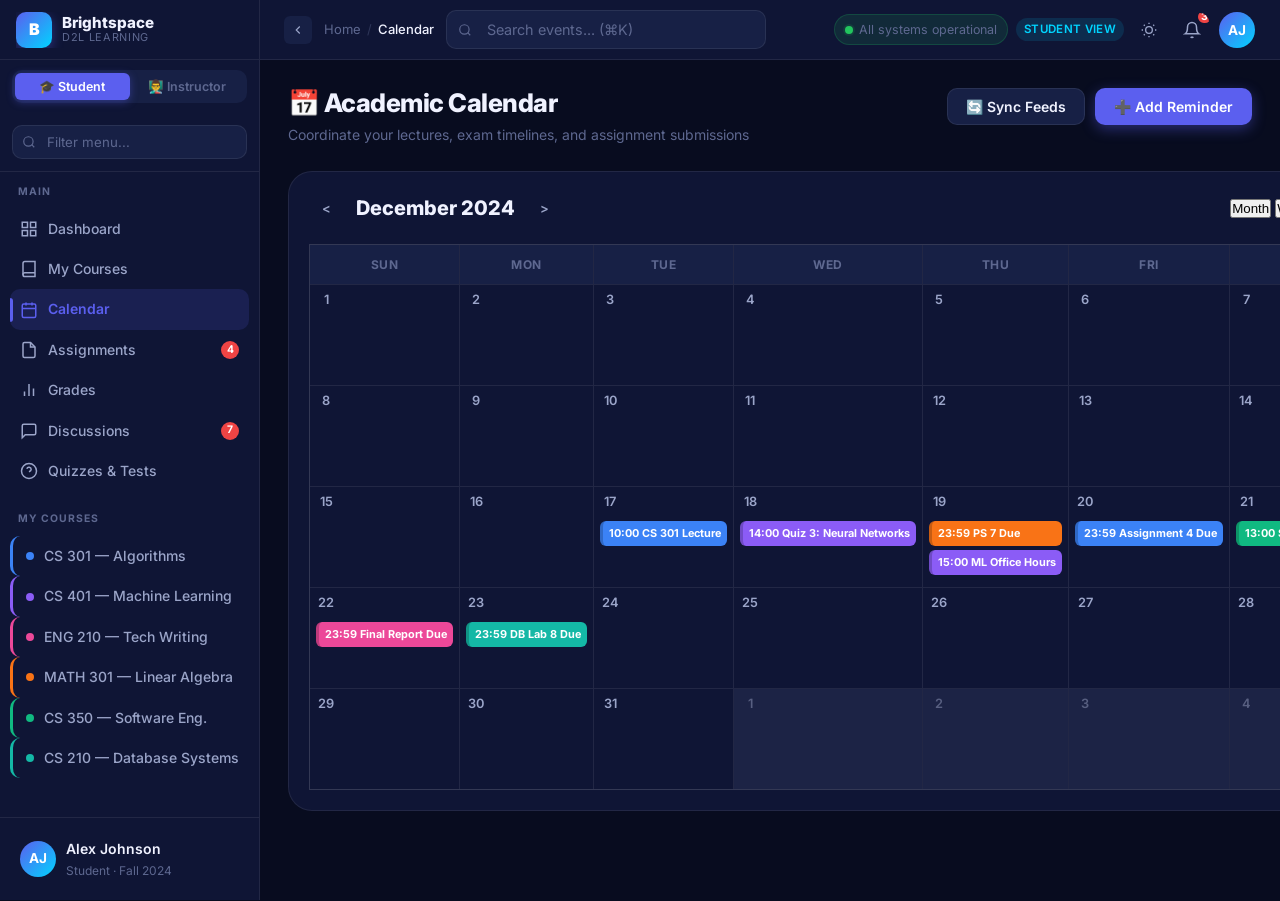
<file: calendar.html>
<!DOCTYPE html>
<html lang="en">
<head>
  <meta charset="UTF-8"/>
  <meta name="viewport" content="width=device-width, initial-scale=1.0"/>
  <meta name="description" content="Calendar — Brightspace LMS. View lectures, quizzes, deadlines and add personal reminders."/>
  <title>Calendar — Brightspace LMS</title>
  <link rel="preconnect" href="https://fonts.googleapis.com"/>
  <link rel="preconnect" href="https://fonts.gstatic.com" crossorigin/>
  <link href="https://fonts.googleapis.com/css2?family=Inter:wght@300;400;500;600;700;800&display=swap" rel="stylesheet"/>
  <link rel="stylesheet" href="css/design-system.css"/>
  <link rel="stylesheet" href="css/layout.css"/>
  <link rel="stylesheet" href="css/animations.css"/>
  <style>
    /* ── Calendar Page Layout ── */
    .calendar-layout {
      display: grid;
      grid-template-columns: 1fr 300px;
      gap: 20px;
      align-items: start;
    }
    @media (max-width: 1024px) {
      .calendar-layout {
        grid-template-columns: 1fr;
      }
    }
    
    /* Calendar Grid */
    .calendar-container {
      background: var(--bg-surface);
      border: 1px solid var(--border);
      border-radius: var(--radius-xl);
      padding: 20px;
      display: flex;
      flex-direction: column;
    }
    
    .cal-header-bar {
      display: flex;
      justify-content: space-between;
      align-items: center;
      margin-bottom: 20px;
      flex-wrap: wrap;
      gap: 12px;
    }
    .cal-title {
      font-size: 1.25rem;
      font-weight: 800;
      color: var(--text-primary);
    }
    
    .cal-grid-full {
      display: grid;
      grid-template-columns: repeat(7, 1fr);
      border-top: 1px solid var(--border);
      border-left: 1px solid var(--border);
      background: var(--border);
      gap: 1px;
    }
    
    .cal-header-cell {
      background: var(--bg-elevated);
      padding: 10px;
      text-align: center;
      font-weight: 700;
      font-size: 0.75rem;
      color: var(--text-muted);
      text-transform: uppercase;
      letter-spacing: 0.05em;
    }
    
    .cal-cell {
      background: var(--bg-surface);
      min-height: 100px;
      padding: 6px;
      display: flex;
      flex-direction: column;
      gap: 4px;
      position: relative;
    }
    .cal-cell-num {
      font-size: 0.8rem;
      font-weight: 600;
      color: var(--text-secondary);
      margin-bottom: 4px;
      align-self: flex-start;
      width: 20px;
      height: 20px;
      display: flex;
      align-items: center;
      justify-content: center;
      border-radius: 50%;
    }
    .cal-cell.today .cal-cell-num {
      background: var(--primary);
      color: #fff;
    }
    .cal-cell.other-month {
      background: var(--bg-elevated);
      opacity: 0.45;
    }
    
    .cal-event-chip {
      padding: 4px 6px;
      border-radius: var(--radius-sm);
      font-size: 0.68rem;
      font-weight: 700;
      color: #fff;
      cursor: pointer;
      overflow: hidden;
      text-overflow: ellipsis;
      white-space: nowrap;
      transition: transform var(--transition-fast);
      border-left: 3px solid rgba(0,0,0,0.2);
    }
    .cal-event-chip:hover {
      transform: translateY(-1px);
      filter: brightness(1.1);
    }
    
    /* Agenda / List Panel */
    .upcoming-event-item {
      display: flex;
      gap: 12px;
      padding: 12px;
      background: var(--bg-elevated);
      border: 1px solid var(--border);
      border-radius: var(--radius-md);
      margin-bottom: 8px;
      cursor: pointer;
      transition: border-color var(--transition-fast);
    }
    .upcoming-event-item:hover {
      border-color: var(--primary);
    }
    .upcoming-event-date {
      display: flex;
      flex-direction: column;
      align-items: center;
      justify-content: center;
      width: 44px;
      height: 44px;
      background: var(--bg-surface);
      border: 1px solid var(--border);
      border-radius: var(--radius-sm);
      flex-shrink: 0;
    }
    .upcoming-event-date .day { font-size: 1.1rem; font-weight: 800; color: var(--text-primary); line-height: 1; }
    .upcoming-event-date .month { font-size: 0.6rem; font-weight: 700; color: var(--text-muted); text-transform: uppercase; }
  </style>
</head>
<body>
<div class="app-shell" id="appShell">
  <!-- ═══════════════ SIDEBAR ═══════════════ -->
  <aside class="sidebar" id="sidebar" role="navigation" aria-label="Main navigation">
    <div class="sidebar-header">
      <a href="index.html" class="logo" aria-label="Brightspace LMS home">
        <div class="logo-icon" aria-hidden="true">B</div>
        <div class="logo-text"><span class="brand">Brightspace</span><span class="sub">D2L Learning</span></div>
      </a>

    </div>
    <div class="role-toggle" role="group" aria-label="Switch user role">
      <button class="role-btn" data-role-btn="student">🎓 Student</button>
      <button class="role-btn" data-role-btn="instructor">👨‍🏫 Instructor</button>
    </div>
    <div class="sidebar-search">
      <div class="input-group">
        <svg class="input-icon" width="14" height="14" fill="none" stroke="currentColor" stroke-width="2" viewBox="0 0 24 24"><circle cx="11" cy="11" r="8"/><path d="m21 21-4.35-4.35"/></svg>
        <input type="search" class="input" id="sidebarSearch" placeholder="Filter menu..." aria-label="Filter navigation"/>
      </div>
    </div>
    <div class="sidebar-scroll">
      <nav class="nav-section" aria-label="Main">
        <div class="nav-section-label">Main</div>
        <a href="index.html" class="nav-item" data-page="index.html"><svg width="18" height="18" fill="none" stroke="currentColor" stroke-width="2" viewBox="0 0 24 24"><rect x="3" y="3" width="7" height="7"/><rect x="14" y="3" width="7" height="7"/><rect x="3" y="14" width="7" height="7"/><rect x="14" y="14" width="7" height="7"/></svg><span class="nav-label">Dashboard</span></a>
        <a href="courses.html" class="nav-item" data-page="courses.html"><svg width="18" height="18" fill="none" stroke="currentColor" stroke-width="2" viewBox="0 0 24 24"><path d="M4 19.5A2.5 2.5 0 0 1 6.5 17H20"/><path d="M6.5 2H20v20H6.5A2.5 2.5 0 0 1 4 19.5v-15A2.5 2.5 0 0 1 6.5 2z"/></svg><span class="nav-label">My Courses</span></a>
        <a href="calendar.html" class="nav-item" data-page="calendar.html"><svg width="18" height="18" fill="none" stroke="currentColor" stroke-width="2" viewBox="0 0 24 24"><rect x="3" y="4" width="18" height="18" rx="2"/><line x1="16" y1="2" x2="16" y2="6"/><line x1="8" y1="2" x2="8" y2="6"/><line x1="3" y1="10" x2="21" y2="10"/></svg><span class="nav-label">Calendar</span></a>
        <a href="assignments.html" class="nav-item" data-page="assignments.html"><svg width="18" height="18" fill="none" stroke="currentColor" stroke-width="2" viewBox="0 0 24 24"><path d="M14 2H6a2 2 0 0 0-2 2v16a2 2 0 0 0 2 2h12a2 2 0 0 0 2-2V8z"/><polyline points="14 2 14 8 20 8"/></svg><span class="nav-label">Assignments</span><span class="nav-badge">4</span></a>
        <a href="grades.html" class="nav-item" data-page="grades.html"><svg width="18" height="18" fill="none" stroke="currentColor" stroke-width="2" viewBox="0 0 24 24"><line x1="18" y1="20" x2="18" y2="10"/><line x1="12" y1="20" x2="12" y2="4"/><line x1="6" y1="20" x2="6" y2="14"/></svg><span class="nav-label">Grades</span></a>
        <a href="discussions.html" class="nav-item" data-page="discussions.html"><svg width="18" height="18" fill="none" stroke="currentColor" stroke-width="2" viewBox="0 0 24 24"><path d="M21 15a2 2 0 0 1-2 2H7l-4 4V5a2 2 0 0 1 2-2h14a2 2 0 0 1 2 2z"/></svg><span class="nav-label">Discussions</span><span class="nav-badge">7</span></a>
        <a href="quizzes.html" class="nav-item" data-page="quizzes.html"><svg width="18" height="18" fill="none" stroke="currentColor" stroke-width="2" viewBox="0 0 24 24"><circle cx="12" cy="12" r="10"/><path d="M9.09 9a3 3 0 0 1 5.83 1c0 2-3 3-3 3"/><line x1="12" y1="17" x2="12.01" y2="17"/></svg><span class="nav-label">Quizzes &amp; Tests</span></a>
      </nav>
      <nav class="nav-section" aria-label="Courses">
        <div class="nav-section-label">My Courses</div>
        <a href="course-home.html?id=cs301" class="nav-item" style="border-left:3px solid var(--course-blue);padding-left:13px"><span style="width:8px;height:8px;border-radius:50%;background:var(--course-blue);flex-shrink:0"></span><span class="nav-label">CS 301 — Algorithms</span></a>
        <a href="course-home.html?id=cs401" class="nav-item" style="border-left:3px solid var(--course-purple);padding-left:13px"><span style="width:8px;height:8px;border-radius:50%;background:var(--course-purple);flex-shrink:0"></span><span class="nav-label">CS 401 — Machine Learning</span></a>
        <a href="course-home.html?id=eng210" class="nav-item" style="border-left:3px solid var(--course-pink);padding-left:13px"><span style="width:8px;height:8px;border-radius:50%;background:var(--course-pink);flex-shrink:0"></span><span class="nav-label">ENG 210 — Tech Writing</span></a>
        <a href="course-home.html?id=math301" class="nav-item" style="border-left:3px solid var(--course-orange);padding-left:13px"><span style="width:8px;height:8px;border-radius:50%;background:var(--course-orange);flex-shrink:0"></span><span class="nav-label">MATH 301 — Linear Algebra</span></a>
        <a href="course-home.html?id=cs350" class="nav-item" style="border-left:3px solid var(--course-green);padding-left:13px"><span style="width:8px;height:8px;border-radius:50%;background:var(--course-green);flex-shrink:0"></span><span class="nav-label">CS 350 — Software Eng.</span></a>
        <a href="course-home.html?id=cs210" class="nav-item" style="border-left:3px solid var(--course-teal);padding-left:13px"><span style="width:8px;height:8px;border-radius:50%;background:var(--course-teal);flex-shrink:0"></span><span class="nav-label">CS 210 — Database Systems</span></a>
      </nav>
    </div>
    <div class="sidebar-bottom">
      <a href="profile.html" class="sidebar-bottom-info" aria-label="View your profile">
        <div class="avatar-placeholder" style="width:36px;height:36px;font-size:0.85rem" id="sidebarAvatar">AJ</div>
        <div class="info-text"><div class="name" id="sidebarName">Alex Johnson</div><div class="role-text" id="sidebarRole">Student · Fall 2024</div></div>
      </a>
    </div>
  </aside>

  <!-- ═══════════════ TOPBAR ═══════════════ -->
  <header class="topbar" role="banner">
    <div class="topbar-left">
      <button class="btn btn-icon" id="mobileSidebarToggle" aria-label="Open navigation menu" style="display:none">
        <svg width="18" height="18" fill="none" stroke="currentColor" stroke-width="2" viewBox="0 0 24 24"><line x1="3" y1="12" x2="21" y2="12"/><line x1="3" y1="6" x2="21" y2="6"/><line x1="3" y1="18" x2="21" y2="18"/></svg>
      </button>
      <button class="sidebar-toggle" id="sidebarToggle" aria-label="Collapse sidebar">
        <svg width="14" height="14" fill="none" stroke="currentColor" stroke-width="2" viewBox="0 0 24 24"><polyline points="15 18 9 12 15 6"/></svg>
      </button>
      <nav aria-label="Breadcrumb" class="breadcrumbs">
        <a href="index.html">Home</a><span class="sep" aria-hidden="true">/</span>
        <span class="current" aria-current="page">Calendar</span>
      </nav>
      <div class="input-group" style="max-width:320px;flex:1" role="search">
        <svg class="input-icon" width="14" height="14" fill="none" stroke="currentColor" stroke-width="2" viewBox="0 0 24 24"><circle cx="11" cy="11" r="8"/><path d="m21 21-4.35-4.35"/></svg>
        <input type="search" class="input" id="globalSearch" placeholder="Search events... (⌘K)" aria-label="Search Calendar"/>
      </div>
    </div>
    <div class="topbar-right">
      <div id="systemStatus" class="system-status" role="status" aria-live="polite"><span class="status-dot online"></span> All systems operational</div>
      <span class="badge badge-accent" id="roleBadge">Student View</span>
      <button class="btn btn-icon" id="themeToggle" aria-label="Toggle theme">
        <svg width="16" height="16" fill="none" stroke="currentColor" stroke-width="2" viewBox="0 0 24 24"><circle cx="12" cy="12" r="5"/><path d="M12 1v2M12 21v2M4.22 4.22l1.42 1.42M18.36 18.36l1.42 1.42M1 12h2M21 12h2M4.22 19.78l1.42-1.42M18.36 5.64l1.42-1.42"/></svg>
      </button>
      <div class="dropdown" style="position:relative">
        <button class="btn btn-icon" id="notifBell" aria-label="Notifications — 3 unread" aria-expanded="false" aria-haspopup="true">
          <svg width="18" height="18" fill="none" stroke="currentColor" stroke-width="2" viewBox="0 0 24 24"><path d="M18 8A6 6 0 0 0 6 8c0 7-3 9-3 9h18s-3-2-3-9"/><path d="M13.73 21a2 2 0 0 1-3.46 0"/></svg>
          <span class="notif-count" aria-hidden="true">3</span>
        </button>
        <div class="notif-panel" id="notifPanel" role="dialog" aria-label="Notifications" aria-hidden="true">
          <div class="notif-panel-header"><h3 style="font-size:0.95rem;font-weight:700">Notifications</h3><button class="btn btn-ghost btn-sm" id="markAllRead">Mark all read</button></div>
          <div class="notif-list">
            <div class="notif-item unread" onclick="Toast.show('Opening...','info')"><div style="font-size:1.2rem">📢</div><div class="notif-item-content"><div class="notif-item-title">Quiz 3 Moved to Friday — CS 401</div><div class="notif-item-time">10 min ago</div></div></div>
            <div class="notif-item unread" onclick="Toast.show('Opening...','success')"><div style="font-size:1.2rem">✅</div><div class="notif-item-content"><div class="notif-item-title">Assignment 3 Graded — CS 301</div><div class="notif-item-time">2 hours ago</div></div></div>
            <div class="notif-item unread"><div style="font-size:1.2rem">💬</div><div class="notif-item-content"><div class="notif-item-title">New Reply in Sprint 3 — CS 350</div><div class="notif-item-time">5 hours ago</div></div></div>
          </div>
        </div>
      </div>
      <div class="dropdown">
        <button class="btn btn-icon" data-dropdown-trigger aria-label="User menu" aria-expanded="false" style="padding:0">
          <div class="avatar-placeholder" style="width:36px;height:36px;font-size:0.85rem">AJ</div>
        </button>
        <div class="dropdown-menu" role="menu">
          <div style="padding:10px 12px 6px;border-bottom:1px solid var(--border)"><div style="font-weight:600;font-size:0.875rem">Alex Johnson</div><div style="font-size:0.78rem;color:var(--text-muted)">alex.johnson@university.edu</div></div>
          <a href="profile.html" class="dropdown-item" role="menuitem"><svg width="15" height="15" fill="none" stroke="currentColor" stroke-width="2" viewBox="0 0 24 24"><path d="M20 21v-2a4 4 0 0 0-4-4H8a4 4 0 0 0-4 4v2"/><circle cx="12" cy="7" r="4"/></svg>Profile &amp; Settings</a>
          <div class="dropdown-divider"></div>
          <div class="dropdown-item danger" onclick="Toast.show('Signed out.','warning')"><svg width="15" height="15" fill="none" stroke="currentColor" stroke-width="2" viewBox="0 0 24 24"><path d="M9 21H5a2 2 0 0 1-2-2V5a2 2 0 0 1 2-2h4"/><polyline points="16 17 21 12 16 7"/><line x1="21" y1="12" x2="9" y2="12"/></svg>Sign out</div>
        </div>
      </div>
    </div>
  </header>

  <!-- ═══════════════ MAIN CONTENT ═══════════════ -->
  <main class="main-content" id="mainContent" role="main" aria-label="Calendar">
    <div class="page-header stagger-1">
      <div class="page-header-left">
        <h1 class="page-title">📅 Academic Calendar</h1>
        <p class="page-subtitle">Coordinate your lectures, exam timelines, and assignment submissions</p>
      </div>
      <div class="page-header-actions" style="display:flex;gap:10px">
        <button class="btn btn-secondary" onclick="Toast.show('Calendar sync complete.','success')" aria-label="Sync calendar with external feeds">🔄 Sync Feeds</button>
        <button class="btn btn-primary" onclick="openModal('reminderModal')" aria-label="Create personal task reminder">➕ Add Reminder</button>
      </div>
    </div>

    <!-- Layout Grid -->
    <div class="calendar-layout">
      
      <!-- Calendar Panel -->
      <div class="calendar-container stagger-2">
        <div class="cal-header-bar">
          <div style="display:flex;align-items:center;gap:12px">
            <button class="btn btn-ghost btn-sm" id="calPrevBtn" onclick="adjustMonth(-1)" aria-label="Previous Month">&lt;</button>
            <span class="cal-title" id="calFullMonthYear">December 2024</span>
            <button class="btn btn-ghost btn-sm" id="calNextBtn" onclick="adjustMonth(1)" aria-label="Next Month">&gt;</button>
          </div>
          <!-- View Toggle -->
          <div class="view-toggle-container" role="group" aria-label="Calendar View toggles">
            <button class="view-btn active" onclick="switchView('month')" id="monthViewBtn">Month</button>
            <button class="view-btn" onclick="switchView('week')" id="weekViewBtn">Week</button>
            <button class="view-btn" onclick="switchView('agenda')" id="agendaViewBtn">Agenda</button>
          </div>
        </div>

        <div class="cal-grid-full" id="calendarGridFull">
          <!-- Calendar elements generated here -->
        </div>
      </div>

      <!-- Upcoming Agenda Panel -->
      <div class="stagger-3" style="display:flex;flex-direction:column;gap:20px">
        <!-- Filter Card -->
        <div class="card">
          <h3 style="font-size:0.95rem;font-weight:700;margin-bottom:12px">Course Filters</h3>
          <div style="display:flex;flex-direction:column;gap:8px" id="courseFiltersContainer">
            <!-- Dynamic filters -->
          </div>
        </div>

        <!-- 7-Day Agenda -->
        <div class="card">
          <h3 style="font-size:0.95rem;font-weight:700;margin-bottom:14px">Upcoming 7 Days</h3>
          <div id="upcomingAgendaList">
            <!-- Events -->
          </div>
        </div>
      </div>

    </div>
  </main>
</div>

<!-- Event Detail Modal -->
<div class="modal-overlay" id="eventModal" aria-hidden="true" role="dialog" aria-labelledby="eventModalTitle">
  <div class="modal">
    <div style="display:flex;align-items:center;justify-content:space-between;margin-bottom:16px">
      <h2 id="eventModalTitle" style="font-size:1.25rem;font-weight:800;color:var(--text-primary)">Event Details</h2>
      <button class="btn btn-icon" onclick="closeModal('eventModal')" aria-label="Close modal">
        <svg width="16" height="16" fill="none" stroke="currentColor" stroke-width="2" viewBox="0 0 24 24"><line x1="18" y1="6" x2="6" y2="18"/><line x1="6" y1="6" x2="18" y2="18"/></svg>
      </button>
    </div>
    <div id="eventModalBody" style="display:flex;flex-direction:column;gap:12px">
      <!-- Renders detail content dynamically -->
    </div>
  </div>
</div>

<!-- Add Reminder Modal -->
<div class="modal-overlay" id="reminderModal" aria-hidden="true" role="dialog" aria-labelledby="reminderTitle">
  <div class="modal">
    <div style="display:flex;align-items:center;justify-content:space-between;margin-bottom:20px">
      <h2 id="reminderTitle" style="font-size:1.2rem">Add Personal Reminder</h2>
      <button class="btn btn-icon" onclick="closeModal('reminderModal')" aria-label="Close modal">
        <svg width="16" height="16" fill="none" stroke="currentColor" stroke-width="2" viewBox="0 0 24 24"><line x1="18" y1="6" x2="6" y2="18"/><line x1="6" y1="6" x2="18" y2="18"/></svg>
      </button>
    </div>
    <div style="display:flex;flex-direction:column;gap:14px">
      <div>
        <label for="reminderText" style="font-size:0.85rem;font-weight:600;color:var(--text-secondary);display:block;margin-bottom:6px">Task Title *</label>
        <input type="text" class="input" id="reminderText" placeholder="e.g. Meet team for CS 350 project" aria-required="true"/>
      </div>
      <div>
        <label for="reminderDate" style="font-size:0.85rem;font-weight:600;color:var(--text-secondary);display:block;margin-bottom:6px">Due Date *</label>
        <input type="date" class="input" id="reminderDate" aria-required="true"/>
      </div>
      <div>
        <label for="reminderCourse" style="font-size:0.85rem;font-weight:600;color:var(--text-secondary);display:block;margin-bottom:6px">Link to Course</label>
        <select class="input" id="reminderCourse">
          <option value="Personal">None (Personal Reminder)</option>
          <option value="CS 301">CS 301 — Algorithms</option>
          <option value="CS 401">CS 401 — Machine Learning</option>
          <option value="CS 350">CS 350 — Software Eng.</option>
        </select>
      </div>
      <div style="display:flex;gap:8px;justify-content:flex-end;padding-top:8px">
        <button class="btn btn-secondary" onclick="closeModal('reminderModal')">Cancel</button>
        <button class="btn btn-primary" onclick="submitReminder()">Add Task</button>
      </div>
    </div>
  </div>
</div>

<script src="js/data.js"></script>
<script src="js/navigation.js"></script>
<script src="js/components.js"></script>
<script>
  let activeYear = 2024;
  let activeMonth = 11; // 0-indexed, so 11 = December
  let activeView = 'month';
  let activeFilters = new Set();
  
  const monthNames = [
    "January", "February", "March", "April", "May", "June",
    "July", "August", "September", "October", "November", "December"
  ];

  function renderFilters() {
    const container = document.getElementById('courseFiltersContainer');
    
    // Add "All"
    container.innerHTML = `
      <label style="display:flex;align-items:center;gap:10px;font-size:0.85rem;cursor:pointer">
        <input type="checkbox" id="selectAllFilters" checked onchange="toggleAllFilters(this.checked)"/>
        <span>Show All Course Events</span>
      </label>
      <div style="border-top: 1px solid var(--border); margin: 6px 0"></div>
    `;

    // Extract unique courses
    const courses = Array.from(new Set(MockData.calendarEvents.map(e => e.course)));
    
    container.innerHTML += courses.map(c => {
      const sampleEvent = MockData.calendarEvents.find(e => e.course === c);
      return `
        <label style="display:flex;align-items:center;gap:10px;font-size:0.83rem;cursor:pointer">
          <input type="checkbox" class="course-filter-checkbox" value="${c}" checked onchange="toggleFilter('${c}', this.checked)"/>
          <span style="width:10px;height:10px;border-radius:50%;background:${sampleEvent.color}"></span>
          <span>${c}</span>
        </label>
      `;
    }).join('');
  }

  function toggleFilter(course, isChecked) {
    if (isChecked) activeFilters.delete(course);
    else activeFilters.add(course);
    
    // Check/uncheck 'All' select box
    document.getElementById('selectAllFilters').checked = activeFilters.size === 0;
    
    renderCalendar();
    renderAgendaList();
  }

  function toggleAllFilters(showAll) {
    const checkboxes = document.querySelectorAll('.course-filter-checkbox');
    checkboxes.forEach(cb => {
      cb.checked = showAll;
      if (showAll) activeFilters.delete(cb.value);
      else activeFilters.add(cb.value);
    });
    renderCalendar();
    renderAgendaList();
  }

  function adjustMonth(dir) {
    activeMonth += dir;
    if (activeMonth < 0) {
      activeMonth = 11;
      activeYear--;
    } else if (activeMonth > 11) {
      activeMonth = 0;
      activeYear++;
    }
    document.getElementById('calFullMonthYear').textContent = `${monthNames[activeMonth]} ${activeYear}`;
    renderCalendar();
  }

  function switchView(view) {
    activeView = view;
    document.getElementById('monthViewBtn').classList.toggle('active', view === 'month');
    document.getElementById('weekViewBtn').classList.toggle('active', view === 'week');
    document.getElementById('agendaViewBtn').classList.toggle('active', view === 'agenda');
    renderCalendar();
  }

  function renderCalendar() {
    const grid = document.getElementById('calendarGridFull');
    
    if (activeView !== 'month') {
      // Compact list/week view simulation inside container
      grid.className = "";
      grid.style.background = "none";
      grid.style.border = "none";
      
      const filtered = MockData.calendarEvents.filter(e => !activeFilters.has(e.course));
      grid.innerHTML = `
        <div style="display:flex;flex-direction:column;gap:10px;width:100%">
          ${filtered.map(e => `
            <div class="upcoming-event-item" onclick="showEventDetails('${e.id}')">
              <div style="width:4px;background:${e.color};border-radius:2px"></div>
              <div style="flex:1">
                <div style="font-weight:700;font-size:0.875rem;color:var(--text-primary)">${e.title}</div>
                <div style="font-size:0.75rem;color:var(--text-secondary);margin-top:2px">${e.course} · ${e.time} · Duration: ${e.duration || 'All day'}</div>
              </div>
              <span class="badge" style="background:${e.color}22;color:${e.color}">${e.type}</span>
            </div>
          `).join('')}
        </div>
      `;
      return;
    }

    grid.className = "cal-grid-full";
    grid.style.background = "var(--border)";
    grid.style.border = "1px solid var(--border)";

    const days = ['Sun', 'Mon', 'Tue', 'Wed', 'Thu', 'Fri', 'Sat'];
    let html = days.map(d => `<div class="cal-header-cell">${d}</div>`).join('');

    const firstDay = new Date(activeYear, activeMonth, 1).getDay();
    const daysInMonth = new Date(activeYear, activeMonth + 1, 0).getDate();
    const prevDays = new Date(activeYear, activeMonth, 0).getDate();

    // Fill previous month cells
    for (let i = firstDay - 1; i >= 0; i--) {
      html += `<div class="cal-cell other-month"><span class="cal-cell-num">${prevDays - i}</span></div>`;
    }

    // Fill current month cells
    const today = new Date();
    for (let d = 1; d <= daysInMonth; d++) {
      const isToday = d === today.getDate() && activeMonth === today.getMonth() && activeYear === today.getFullYear();
      
      // Filter events matching this date
      const dateString = `${activeYear}-${String(activeMonth + 1).padStart(2, '0')}-${String(d).padStart(2, '0')}`;
      const cellEvents = MockData.calendarEvents.filter(e => e.date === dateString && !activeFilters.has(e.course));

      const eventChips = cellEvents.map(e => `
        <div class="cal-event-chip" style="background:${e.color}" onclick="event.stopPropagation(); showEventDetails('${e.id}')">
          ${e.time} ${e.title}
        </div>
      `).join('');

      html += `
        <div class="cal-cell ${isToday ? 'today' : ''}" onclick="openAddReminderForDate('${dateString}')">
          <span class="cal-cell-num">${d}</span>
          ${eventChips}
        </div>
      `;
    }

    // Fill next month cells
    const totalCells = firstDay + daysInMonth;
    const remaining = (7 - (totalCells % 7)) % 7;
    for (let i = 1; i <= remaining; i++) {
      html += `<div class="cal-cell other-month"><span class="cal-cell-num">${i}</span></div>`;
    }

    grid.innerHTML = html;
  }

  function showEventDetails(id) {
    const ev = MockData.calendarEvents.find(e => e.id === id);
    if (!ev) return;
    
    document.getElementById('eventModalTitle').textContent = ev.title;
    document.getElementById('eventModalBody').innerHTML = `
      <div style="display:flex;justify-content:space-between;align-items:center">
        <span class="badge" style="background:${ev.color}22;color:${ev.color};font-size:0.875rem">${ev.course}</span>
        <span class="badge badge-muted" style="text-transform:uppercase">${ev.type}</span>
      </div>
      <div style="border-top:1px solid var(--border);padding-top:12px;margin-top:4px">
        <p style="font-size:0.9rem;color:var(--text-secondary)"><strong>Date:</strong> ${ev.date}</p>
        <p style="font-size:0.9rem;color:var(--text-secondary)"><strong>Time:</strong> ${ev.time}</p>
        <p style="font-size:0.9rem;color:var(--text-secondary)"><strong>Duration:</strong> ${ev.duration ? ev.duration + ' minutes' : 'All day task'}</p>
      </div>
      <div style="display:flex;gap:10px;justify-content:flex-end;margin-top:14px">
        <button class="btn btn-secondary btn-sm" onclick="closeModal('eventModal')">Close</button>
        <button class="btn btn-primary btn-sm" onclick="closeModal('eventModal');Toast.show('Navigating to course details...','info')">Go to Course homepage</button>
      </div>
    `;
    openModal('eventModal');
  }

  function renderAgendaList() {
    const list = document.getElementById('upcomingAgendaList');
    
    // Sort events
    const sorted = [...MockData.calendarEvents]
      .filter(e => !activeFilters.has(e.course))
      .sort((a,b) => a.date.localeCompare(b.date));

    list.innerHTML = sorted.slice(0, 4).map(e => {
      const dObj = new Date(e.date + 'T00:00:00');
      const day = dObj.getDate();
      const month = dObj.toLocaleString('default', { month: 'short' });
      return `
        <div class="upcoming-event-item" onclick="showEventDetails('${e.id}')">
          <div class="upcoming-event-date">
            <span class="day">${day}</span>
            <span class="month">${month}</span>
          </div>
          <div style="flex:1;min-width:0">
            <div style="font-weight:700;font-size:0.83rem;color:var(--text-primary);overflow:hidden;text-overflow:ellipsis;white-space:nowrap">${e.title}</div>
            <div style="font-size:0.72rem;color:var(--text-muted);margin-top:2px">${e.course} · ${e.time}</div>
          </div>
        </div>
      `;
    }).join('');
  }

  function openAddReminderForDate(dateStr) {
    document.getElementById('reminderDate').value = dateStr;
    openModal('reminderModal');
  }

  function submitReminder() {
    const text = document.getElementById('reminderText').value.trim();
    const date = document.getElementById('reminderDate').value;
    const course = document.getElementById('reminderCourse').value;

    if (!text || !date) {
      Toast.show('Please enter both a title and date.', 'warning');
      return;
    }

    // Add Mock Event
    const colors = {
      'CS 301': 'var(--course-blue)',
      'CS 401': 'var(--course-purple)',
      'CS 350': 'var(--course-green)',
      'Personal': 'var(--accent)'
    };
    
    MockData.calendarEvents.push({
      id: 'hyp-ev-' + Date.now(),
      title: text,
      course: course,
      color: colors[course] || 'var(--accent)',
      date: date,
      time: '09:00',
      type: 'reminder',
      duration: 0
    });

    Toast.show('Reminder successfully scheduled! ✓', 'success');
    closeModal('reminderModal');
    
    document.getElementById('reminderText').value = '';
    
    renderCalendar();
    renderAgendaList();
  }

  document.addEventListener('DOMContentLoaded', () => {
    renderFilters();
    renderCalendar();
    renderAgendaList();
  });
</script>
</body>
</html>
</file>
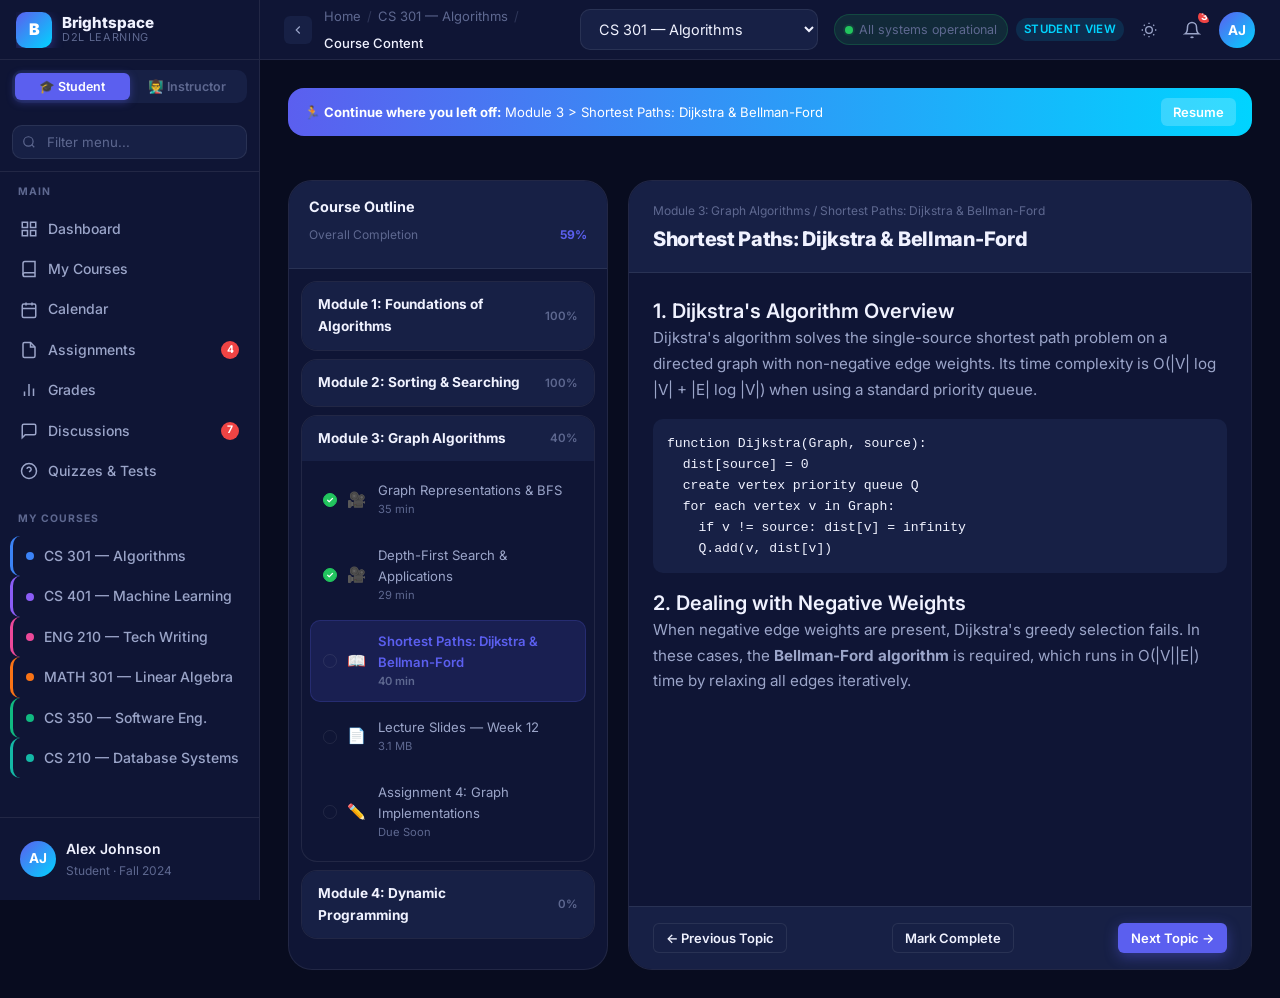
<file: content.html>
<!DOCTYPE html>
<html lang="en">
<head>
  <meta charset="UTF-8"/>
  <meta name="viewport" content="width=device-width, initial-scale=1.0"/>
  <meta name="description" content="Course Content — Brightspace LMS. View modules, lectures, files and readings."/>
  <title>Course Content — Brightspace LMS</title>
  <link rel="preconnect" href="https://fonts.googleapis.com"/>
  <link rel="preconnect" href="https://fonts.gstatic.com" crossorigin/>
  <link href="https://fonts.googleapis.com/css2?family=Inter:wght@300;400;500;600;700;800&display=swap" rel="stylesheet"/>
  <link rel="stylesheet" href="css/design-system.css"/>
  <link rel="stylesheet" href="css/layout.css"/>
  <link rel="stylesheet" href="css/animations.css"/>
  <style>
    /* ── Course Content Layout (3-Column Grid) ── */
    .content-container {
      display: grid;
      grid-template-columns: 320px 1fr;
      gap: 20px;
      height: calc(100vh - 110px);
      align-items: stretch;
    }
    @media (max-width: 900px) {
      .content-container {
        grid-template-columns: 1fr;
        height: auto;
      }
      .module-sidebar {
        display: none;
      }
      .module-sidebar.mobile-open {
        display: block;
        position: fixed;
        top: 70px;
        left: 0;
        right: 0;
        bottom: 0;
        z-index: 100;
        background: var(--bg-surface);
      }
    }

    /* Module list sidebar */
    .module-sidebar {
      background: var(--bg-surface);
      border: 1px solid var(--border);
      border-radius: var(--radius-xl);
      display: flex;
      flex-direction: column;
      overflow: hidden;
    }
    .module-sidebar-header {
      padding: 16px 20px;
      border-bottom: 1px solid var(--border);
      background: var(--bg-elevated);
    }
    .module-list {
      flex: 1;
      overflow-y: auto;
      padding: 12px;
      display: flex;
      flex-direction: column;
      gap: 8px;
    }
    
    .module-group {
      border: 1px solid var(--border);
      border-radius: var(--radius-lg);
      overflow: hidden;
      background: var(--bg-surface);
    }
    .module-header {
      padding: 12px 16px;
      display: flex;
      align-items: center;
      justify-content: space-between;
      cursor: pointer;
      background: var(--bg-elevated);
      transition: background var(--transition-fast);
      user-select: none;
    }
    .module-header:hover {
      background: var(--bg-hover);
    }
    .module-header-title {
      font-size: 0.85rem;
      font-weight: 700;
      color: var(--text-primary);
      max-width: 80%;
    }
    .module-header-progress {
      font-size: 0.72rem;
      font-weight: 600;
      color: var(--text-muted);
    }
    .module-topics-list {
      padding: 8px;
      display: flex;
      flex-direction: column;
      gap: 4px;
    }
    .topic-item {
      display: flex;
      align-items: center;
      gap: 10px;
      padding: 10px 12px;
      border-radius: var(--radius-md);
      cursor: pointer;
      font-size: 0.82rem;
      color: var(--text-secondary);
      transition: all var(--transition-fast);
      border: 1px solid transparent;
      position: relative;
    }
    .topic-item:hover {
      background: var(--bg-elevated);
    }
    .topic-item.active {
      background: var(--primary-light);
      color: var(--primary);
      font-weight: 600;
      border-color: rgba(91, 95, 239, 0.2);
    }
    .topic-item.locked {
      opacity: 0.5;
      cursor: not-allowed;
    }
    .topic-item-check {
      width: 14px;
      height: 14px;
      border-radius: 50%;
      border: 1.5px solid var(--border);
      display: flex;
      align-items: center;
      justify-content: center;
      flex-shrink: 0;
      transition: all 0.2s;
    }
    .topic-item-check.checked {
      background: var(--success);
      border-color: var(--success);
    }
    .topic-item-check.checked::after {
      content: '✓';
      color: #fff;
      font-size: 0.55rem;
      font-weight: bold;
    }
    
    /* Content Viewer */
    .content-viewer {
      background: var(--bg-surface);
      border: 1px solid var(--border);
      border-radius: var(--radius-xl);
      overflow-y: auto;
      display: flex;
      flex-direction: column;
    }
    .content-viewer-header {
      padding: 20px 24px;
      border-bottom: 1px solid var(--border);
      background: var(--bg-elevated);
    }
    .content-viewer-body {
      padding: 24px;
      flex: 1;
      line-height: 1.6;
    }
    .content-viewer-footer {
      border-top: 1px solid var(--border);
      padding: 16px 24px;
      display: flex;
      justify-content: space-between;
      background: var(--bg-elevated);
    }

    /* Mock Video Player */
    .mock-video-player {
      width: 100%;
      aspect-ratio: 16/9;
      background: #000;
      border-radius: var(--radius-lg);
      overflow: hidden;
      position: relative;
      margin-bottom: 20px;
      border: 1px solid var(--border);
      display: flex;
      align-items: center;
      justify-content: center;
    }
    .video-controls {
      position: absolute;
      bottom: 0;
      left: 0;
      right: 0;
      background: linear-gradient(transparent, rgba(0,0,0,0.85));
      padding: 12px 16px;
      display: flex;
      flex-direction: column;
      gap: 8px;
    }
    .video-scrubber {
      height: 4px;
      background: rgba(255,255,255,0.3);
      position: relative;
      border-radius: 2px;
      cursor: pointer;
    }
    .video-progress {
      height: 100%;
      background: var(--primary);
      width: 35%;
      border-radius: 2px;
    }
    .video-buttons {
      display: flex;
      align-items: center;
      justify-content: space-between;
      color: #fff;
    }

    /* Mock Document Viewer */
    .mock-doc-viewer {
      background: var(--bg-elevated);
      border: 1px solid var(--border);
      border-radius: var(--radius-lg);
      padding: 40px;
      text-align: center;
      margin-bottom: 20px;
      display: flex;
      flex-direction: column;
      align-items: center;
      justify-content: center;
      gap: 16px;
    }

    /* Resume Banner */
    .resume-banner {
      background: linear-gradient(90deg, var(--primary) 0%, var(--accent) 100%);
      color: #fff;
      padding: 10px 16px;
      border-radius: var(--radius-lg);
      font-size: 0.82rem;
      display: flex;
      align-items: center;
      justify-content: space-between;
      margin-bottom: 20px;
    }
  </style>
</head>
<body>
<div class="app-shell" id="appShell">
  <!-- ═══════════════ SIDEBAR ═══════════════ -->
  <aside class="sidebar" id="sidebar" role="navigation" aria-label="Main navigation">
    <div class="sidebar-header">
      <a href="index.html" class="logo" aria-label="Brightspace LMS home">
        <div class="logo-icon" aria-hidden="true">B</div>
        <div class="logo-text"><span class="brand">Brightspace</span><span class="sub">D2L Learning</span></div>
      </a>

    </div>
    <div class="role-toggle" role="group" aria-label="Switch user role">
      <button class="role-btn" data-role-btn="student">🎓 Student</button>
      <button class="role-btn" data-role-btn="instructor">👨‍🏫 Instructor</button>
    </div>
    <div class="sidebar-search">
      <div class="input-group">
        <svg class="input-icon" width="14" height="14" fill="none" stroke="currentColor" stroke-width="2" viewBox="0 0 24 24"><circle cx="11" cy="11" r="8"/><path d="m21 21-4.35-4.35"/></svg>
        <input type="search" class="input" id="sidebarSearch" placeholder="Filter menu..." aria-label="Filter navigation"/>
      </div>
    </div>
    <div class="sidebar-scroll">
      <nav class="nav-section" aria-label="Main">
        <div class="nav-section-label">Main</div>
        <a href="index.html" class="nav-item" data-page="index.html"><svg width="18" height="18" fill="none" stroke="currentColor" stroke-width="2" viewBox="0 0 24 24"><rect x="3" y="3" width="7" height="7"/><rect x="14" y="3" width="7" height="7"/><rect x="3" y="14" width="7" height="7"/><rect x="14" y="14" width="7" height="7"/></svg><span class="nav-label">Dashboard</span></a>
        <a href="courses.html" class="nav-item" data-page="courses.html"><svg width="18" height="18" fill="none" stroke="currentColor" stroke-width="2" viewBox="0 0 24 24"><path d="M4 19.5A2.5 2.5 0 0 1 6.5 17H20"/><path d="M6.5 2H20v20H6.5A2.5 2.5 0 0 1 4 19.5v-15A2.5 2.5 0 0 1 6.5 2z"/></svg><span class="nav-label">My Courses</span></a>
        <a href="calendar.html" class="nav-item" data-page="calendar.html"><svg width="18" height="18" fill="none" stroke="currentColor" stroke-width="2" viewBox="0 0 24 24"><rect x="3" y="4" width="18" height="18" rx="2"/><line x1="16" y1="2" x2="16" y2="6"/><line x1="8" y1="2" x2="8" y2="6"/><line x1="3" y1="10" x2="21" y2="10"/></svg><span class="nav-label">Calendar</span></a>
        <a href="assignments.html" class="nav-item" data-page="assignments.html"><svg width="18" height="18" fill="none" stroke="currentColor" stroke-width="2" viewBox="0 0 24 24"><path d="M14 2H6a2 2 0 0 0-2 2v16a2 2 0 0 0 2 2h12a2 2 0 0 0 2-2V8z"/><polyline points="14 2 14 8 20 8"/></svg><span class="nav-label">Assignments</span><span class="nav-badge">4</span></a>
        <a href="grades.html" class="nav-item" data-page="grades.html"><svg width="18" height="18" fill="none" stroke="currentColor" stroke-width="2" viewBox="0 0 24 24"><line x1="18" y1="20" x2="18" y2="10"/><line x1="12" y1="20" x2="12" y2="4"/><line x1="6" y1="20" x2="6" y2="14"/></svg><span class="nav-label">Grades</span></a>
        <a href="discussions.html" class="nav-item" data-page="discussions.html"><svg width="18" height="18" fill="none" stroke="currentColor" stroke-width="2" viewBox="0 0 24 24"><path d="M21 15a2 2 0 0 1-2 2H7l-4 4V5a2 2 0 0 1 2-2h14a2 2 0 0 1 2 2z"/></svg><span class="nav-label">Discussions</span><span class="nav-badge">7</span></a>
        <a href="quizzes.html" class="nav-item" data-page="quizzes.html"><svg width="18" height="18" fill="none" stroke="currentColor" stroke-width="2" viewBox="0 0 24 24"><circle cx="12" cy="12" r="10"/><path d="M9.09 9a3 3 0 0 1 5.83 1c0 2-3 3-3 3"/><line x1="12" y1="17" x2="12.01" y2="17"/></svg><span class="nav-label">Quizzes &amp; Tests</span></a>
      </nav>
      <nav class="nav-section" aria-label="Courses">
        <div class="nav-section-label">My Courses</div>
        <a href="course-home.html?id=cs301" class="nav-item" style="border-left:3px solid var(--course-blue);padding-left:13px"><span style="width:8px;height:8px;border-radius:50%;background:var(--course-blue);flex-shrink:0"></span><span class="nav-label">CS 301 — Algorithms</span></a>
        <a href="course-home.html?id=cs401" class="nav-item" style="border-left:3px solid var(--course-purple);padding-left:13px"><span style="width:8px;height:8px;border-radius:50%;background:var(--course-purple);flex-shrink:0"></span><span class="nav-label">CS 401 — Machine Learning</span></a>
        <a href="course-home.html?id=eng210" class="nav-item" style="border-left:3px solid var(--course-pink);padding-left:13px"><span style="width:8px;height:8px;border-radius:50%;background:var(--course-pink);flex-shrink:0"></span><span class="nav-label">ENG 210 — Tech Writing</span></a>
        <a href="course-home.html?id=math301" class="nav-item" style="border-left:3px solid var(--course-orange);padding-left:13px"><span style="width:8px;height:8px;border-radius:50%;background:var(--course-orange);flex-shrink:0"></span><span class="nav-label">MATH 301 — Linear Algebra</span></a>
        <a href="course-home.html?id=cs350" class="nav-item" style="border-left:3px solid var(--course-green);padding-left:13px"><span style="width:8px;height:8px;border-radius:50%;background:var(--course-green);flex-shrink:0"></span><span class="nav-label">CS 350 — Software Eng.</span></a>
        <a href="course-home.html?id=cs210" class="nav-item" style="border-left:3px solid var(--course-teal);padding-left:13px"><span style="width:8px;height:8px;border-radius:50%;background:var(--course-teal);flex-shrink:0"></span><span class="nav-label">CS 210 — Database Systems</span></a>
      </nav>
    </div>
    <div class="sidebar-bottom">
      <a href="profile.html" class="sidebar-bottom-info" aria-label="View your profile">
        <div class="avatar-placeholder" style="width:36px;height:36px;font-size:0.85rem" id="sidebarAvatar">AJ</div>
        <div class="info-text"><div class="name" id="sidebarName">Alex Johnson</div><div class="role-text" id="sidebarRole">Student · Fall 2024</div></div>
      </a>
    </div>
  </aside>

  <!-- ═══════════════ TOPBAR ═══════════════ -->
  <header class="topbar" role="banner">
    <div class="topbar-left">
      <button class="btn btn-icon" id="mobileSidebarToggle" aria-label="Open navigation menu" style="display:none">
        <svg width="18" height="18" fill="none" stroke="currentColor" stroke-width="2" viewBox="0 0 24 24"><line x1="3" y1="12" x2="21" y2="12"/><line x1="3" y1="6" x2="21" y2="6"/><line x1="3" y1="18" x2="21" y2="18"/></svg>
      </button>
            <button class="sidebar-toggle" id="sidebarToggle" aria-label="Collapse sidebar">
        <svg width="14" height="14" fill="none" stroke="currentColor" stroke-width="2" viewBox="0 0 24 24"><polyline points="15 18 9 12 15 6"/></svg>
      </button>
      <nav aria-label="Breadcrumb" class="breadcrumbs">
        <a href="index.html">Home</a><span class="sep" aria-hidden="true">/</span>
        <a href="course-home.html?id=cs301">CS 301 — Algorithms</a><span class="sep" aria-hidden="true">/</span>
        <span class="current" aria-current="page">Course Content</span>
      </nav>
      <!-- Course Tab Selector -->
      <select class="input" id="courseContentSelector" style="width:auto;margin-left:10px" aria-label="Select course for content">
        <option value="cs301">CS 301 — Algorithms</option>
        <option value="cs401">CS 401 — Machine Learning</option>
        <option value="cs350">CS 350 — Software Eng.</option>
      </select>
    </div>
    <div class="topbar-right">
      <div id="systemStatus" class="system-status" role="status" aria-live="polite"><span class="status-dot online"></span> All systems operational</div>
      <span class="badge badge-accent" id="roleBadge">Student View</span>
      <button class="btn btn-icon" id="themeToggle" aria-label="Toggle theme">
        <svg width="16" height="16" fill="none" stroke="currentColor" stroke-width="2" viewBox="0 0 24 24"><circle cx="12" cy="12" r="5"/><path d="M12 1v2M12 21v2M4.22 4.22l1.42 1.42M18.36 18.36l1.42 1.42M1 12h2M21 12h2M4.22 19.78l1.42-1.42M18.36 5.64l1.42-1.42"/></svg>
      </button>
      <div class="dropdown" style="position:relative">
        <button class="btn btn-icon" id="notifBell" aria-label="Notifications — 3 unread" aria-expanded="false" aria-haspopup="true">
          <svg width="18" height="18" fill="none" stroke="currentColor" stroke-width="2" viewBox="0 0 24 24"><path d="M18 8A6 6 0 0 0 6 8c0 7-3 9-3 9h18s-3-2-3-9"/><path d="M13.73 21a2 2 0 0 1-3.46 0"/></svg>
          <span class="notif-count" aria-hidden="true">3</span>
        </button>
        <div class="notif-panel" id="notifPanel" role="dialog" aria-label="Notifications" aria-hidden="true">
          <div class="notif-panel-header"><h3 style="font-size:0.95rem;font-weight:700">Notifications</h3><button class="btn btn-ghost btn-sm" id="markAllRead">Mark all read</button></div>
          <div class="notif-list">
            <div class="notif-item unread" onclick="Toast.show('Opening...','info')"><div style="font-size:1.2rem">📢</div><div class="notif-item-content"><div class="notif-item-title">Quiz 3 Moved to Friday — CS 401</div><div class="notif-item-time">10 min ago</div></div></div>
            <div class="notif-item unread" onclick="Toast.show('Opening...','success')"><div style="font-size:1.2rem">✅</div><div class="notif-item-content"><div class="notif-item-title">Assignment 3 Graded — CS 301</div><div class="notif-item-time">2 hours ago</div></div></div>
            <div class="notif-item unread"><div style="font-size:1.2rem">💬</div><div class="notif-item-content"><div class="notif-item-title">New Reply in Sprint 3 — CS 350</div><div class="notif-item-time">5 hours ago</div></div></div>
          </div>
        </div>
      </div>
      <div class="dropdown">
        <button class="btn btn-icon" data-dropdown-trigger aria-label="User menu" aria-expanded="false" style="padding:0">
          <div class="avatar-placeholder" style="width:36px;height:36px;font-size:0.85rem">AJ</div>
        </button>
        <div class="dropdown-menu" role="menu">
          <div style="padding:10px 12px 6px;border-bottom:1px solid var(--border)"><div style="font-weight:600;font-size:0.875rem">Alex Johnson</div><div style="font-size:0.78rem;color:var(--text-muted)">alex.johnson@university.edu</div></div>
          <a href="profile.html" class="dropdown-item" role="menuitem"><svg width="15" height="15" fill="none" stroke="currentColor" stroke-width="2" viewBox="0 0 24 24"><path d="M20 21v-2a4 4 0 0 0-4-4H8a4 4 0 0 0-4 4v2"/><circle cx="12" cy="7" r="4"/></svg>Profile &amp; Settings</a>
          <div class="dropdown-divider"></div>
          <div class="dropdown-item danger" onclick="Toast.show('Signed out.','warning')"><svg width="15" height="15" fill="none" stroke="currentColor" stroke-width="2" viewBox="0 0 24 24"><path d="M9 21H5a2 2 0 0 1-2-2V5a2 2 0 0 1 2-2h4"/><polyline points="16 17 21 12 16 7"/><line x1="21" y1="12" x2="9" y2="12"/></svg>Sign out</div>
        </div>
      </div>
    </div>
  </header>

  <!-- ═══════════════ MAIN CONTENT ═══════════════ -->
  <main class="main-content" id="mainContent" role="main" aria-label="Course Content">
    <!-- Continue Banner -->
    <div class="resume-banner stagger-1" id="resumeBanner">
      <div>
        <span>🏃 <strong>Continue where you left off:</strong> Module 3 &gt; Shortest Paths: Dijkstra &amp; Bellman-Ford</span>
      </div>
      <button class="btn btn-secondary btn-sm" onclick="resumeTopic()" style="background:rgba(255,255,255,0.2);color:#fff;border:none">Resume</button>
    </div>

    <!-- Content Split Layout -->
    <div class="content-container">
      
      <!-- Module accordion list -->
      <div class="module-sidebar stagger-2">
        <div class="module-sidebar-header">
          <h3 style="font-size:0.9rem;font-weight:700">Course Outline</h3>
          <div style="display:flex;align-items:center;justify-content:space-between;margin-top:8px">
            <span style="font-size:0.75rem;color:var(--text-muted)">Overall Completion</span>
            <span style="font-size:0.75rem;font-weight:700;color:var(--primary)" id="overallContentProgress">60%</span>
          </div>
          <div class="progress-bar-container" style="margin-top:4px;height:4px">
            <div class="progress-bar-fill" id="overallContentProgressBar" style="width:60%;background:var(--primary)"></div>
          </div>
        </div>

        <div class="module-list" id="moduleAccordion">
          <!-- Accordion modules rendered here -->
        </div>
      </div>

      <!-- Content Viewer Area -->
      <div class="content-viewer stagger-3" id="contentViewer">
        <!-- Renders active topic details -->
        <div class="content-viewer-header">
          <nav aria-label="Section breadcrumb" style="font-size:0.75rem;color:var(--text-muted);margin-bottom:6px" id="viewerBreadcrumb">
            Module 3 / Graph Algorithms
          </nav>
          <h2 style="font-size:1.25rem;font-weight:800;color:var(--text-primary)" id="viewerTitle">Shortest Paths: Dijkstra &amp; Bellman-Ford</h2>
        </div>
        <div class="content-viewer-body" id="viewerBody">
          <!-- Default preview content -->
        </div>
        <div class="content-viewer-footer">
          <button class="btn btn-secondary btn-sm" id="prevTopicBtn" onclick="navigateTopic(-1)">← Previous Topic</button>
          <button class="btn btn-success btn-sm" id="markReadBtn" onclick="toggleReadActive()">✓ Mark Complete</button>
          <button class="btn btn-primary btn-sm" id="nextTopicBtn" onclick="navigateTopic(1)">Next Topic →</button>
        </div>
      </div>

    </div>
  </main>
</div>

<script src="js/data.js"></script>
<script src="js/navigation.js"></script>
<script src="js/components.js"></script>
<script>
  let activeModuleIdx = 2; // Default Module 3
  let activeTopicIdx = 2;  // Default Dijkstra topic
  let currentCourse = 'cs301';

  function renderOutline() {
    const accordion = document.getElementById('moduleAccordion');
    const modules = MockData.contentModules;
    
    // Calculate overall progress
    let totalTopics = 0;
    let completedTopics = 0;
    modules.forEach(m => {
      m.topics.forEach(t => {
        totalTopics++;
        if (t.read) completedTopics++;
      });
    });
    const overallPct = Math.round((completedTopics / totalTopics) * 100);
    document.getElementById('overallContentProgress').textContent = `${overallPct}%`;
    document.getElementById('overallContentProgressBar').style.width = `${overallPct}%`;

    accordion.innerHTML = modules.map((m, mIdx) => {
      const isExpanded = mIdx === activeModuleIdx;
      
      // Calculate module progress
      const readCount = m.topics.filter(t => t.read).length;
      const progress = m.topics.length ? Math.round((readCount / m.topics.length) * 100) : 0;
      
      return `
        <div class="module-group" data-module-idx="${mIdx}">
          <div class="module-header" onclick="toggleModule(${mIdx})">
            <span class="module-header-title">${m.title}</span>
            <span class="module-header-progress">${progress}%</span>
          </div>
          <div class="module-topics-list" style="display: ${isExpanded ? 'flex' : 'none'}">
            ${m.topics.map((t, tIdx) => {
              const isActive = mIdx === activeModuleIdx && tIdx === activeTopicIdx;
              const isLocked = mIdx === 3; // Lock Module 4 as demonstration
              const checkClass = t.read ? 'checked' : '';
              return `
                <div class="topic-item ${isActive ? 'active' : ''} ${isLocked ? 'locked' : ''}" 
                     onclick="${isLocked ? '' : `selectTopic(${mIdx}, ${tIdx})`}"
                     role="button" aria-disabled="${isLocked}" tabindex="0">
                  <div class="topic-item-check ${checkClass}" onclick="event.stopPropagation(); toggleTopicRead(${mIdx}, ${tIdx})"></div>
                  <span style="font-size:0.95rem;margin-right:2px">${t.type==='video'?'🎥':t.type==='reading'?'📖':t.type==='file'?'📄':'✏️'}</span>
                  <div style="flex:1">
                    <div>${t.title}</div>
                    <div style="font-size:0.7rem;color:var(--text-muted)">${t.duration || t.size || 'Due Soon'}</div>
                  </div>
                  ${isLocked ? '🔒' : ''}
                </div>
              `;
            }).join('')}
          </div>
        </div>
      `;
    }).join('');
  }

  function toggleModule(idx) {
    const groups = document.querySelectorAll('.module-group');
    const list = groups[idx].querySelector('.module-topics-list');
    const isVisible = list.style.display === 'flex';
    list.style.display = isVisible ? 'none' : 'flex';
  }

  function selectTopic(mIdx, tIdx) {
    activeModuleIdx = mIdx;
    activeTopicIdx = tIdx;
    
    // Render outline to update active item styling
    renderOutline();

    const modules = MockData.contentModules;
    const topic = modules[mIdx].topics[tIdx];

    document.getElementById('viewerBreadcrumb').textContent = `${modules[mIdx].title} / ${topic.title}`;
    document.getElementById('viewerTitle').textContent = topic.title;
    
    const body = document.getElementById('viewerBody');
    const markReadBtn = document.getElementById('markReadBtn');
    
    markReadBtn.textContent = topic.read ? '✓ Completed' : 'Mark Complete';
    markReadBtn.className = topic.read ? 'btn btn-success btn-sm' : 'btn btn-secondary btn-sm';

    if (topic.type === 'video') {
      body.innerHTML = `
        <div class="mock-video-player">
          <div style="font-size: 3rem; color: #fff; cursor: pointer" onclick="Toast.show('Playing lecture video...','info')">▶</div>
          <div class="video-controls">
            <div class="video-scrubber" onclick="Toast.show('Scrubbing video...','info')">
              <div class="video-progress"></div>
            </div>
            <div class="video-buttons">
              <div style="display:flex;gap:10px">
                <button class="btn btn-ghost btn-sm" style="color:#fff">▶ Play</button>
                <span style="font-size:0.75rem;margin-top:6px">12:35 / 35:00</span>
              </div>
              <button class="btn btn-ghost btn-sm" style="color:#fff">⚙️ HD</button>
            </div>
          </div>
        </div>
        <h3>Lecture Description</h3>
        <p style="font-size:0.875rem;color:var(--text-secondary)">In this lecture, we cover the algorithmic design of shortest paths. We start with Dijkstra's greedy strategy, dissecting its complexity with binary heaps, and then contrast it with the Bellman-Ford algorithm for negative edge weights.</p>
      `;
    } 
    
    else if (topic.type === 'reading') {
      body.innerHTML = `
        <div style="max-width:700px;font-size:0.95rem;color:var(--text-primary)">
          <h3>1. Dijkstra's Algorithm Overview</h3>
          <p>Dijkstra's algorithm solves the single-source shortest path problem on a directed graph with non-negative edge weights. Its time complexity is O(|V| log |V| + |E| log |V|) when using a standard priority queue.</p>
          <code style="display:block;background:var(--bg-elevated);padding:14px;border-radius:var(--radius-md);font-family:monospace;font-size:0.82rem;margin:16px 0">
function Dijkstra(Graph, source):<br/>
&nbsp;&nbsp;dist[source] = 0<br/>
&nbsp;&nbsp;create vertex priority queue Q<br/>
&nbsp;&nbsp;for each vertex v in Graph:<br/>
&nbsp;&nbsp;&nbsp;&nbsp;if v != source: dist[v] = infinity<br/>
&nbsp;&nbsp;&nbsp;&nbsp;Q.add(v, dist[v])
          </code>
          <h3>2. Dealing with Negative Weights</h3>
          <p>When negative edge weights are present, Dijkstra's greedy selection fails. In these cases, the <strong>Bellman-Ford algorithm</strong> is required, which runs in O(|V||E|) time by relaxing all edges iteratively.</p>
        </div>
      `;
    }
    
    else if (topic.type === 'file') {
      body.innerHTML = `
        <div class="mock-doc-viewer">
          <div style="font-size: 3rem">📄</div>
          <h4 style="font-weight:700;margin:0">${topic.title}</h4>
          <span style="font-size:0.75rem;color:var(--text-muted)">PDF Document · ${topic.size}</span>
          <div style="display:flex;gap:10px">
            <button class="btn btn-primary" onclick="Toast.show('Opening PDF in new window...','info')">Open Document</button>
            <button class="btn btn-secondary" onclick="Toast.show('Downloading file...','success')">Download PDF</button>
          </div>
        </div>
        <h3>Description</h3>
        <p style="font-size:0.875rem;color:var(--text-secondary)">Official course slides distributed during the lecture. Contains diagram flowcharts, eigenvalue calculations, and class schedule outlines.</p>
      `;
    }
    
    else if (topic.type === 'assignment') {
      body.innerHTML = `
        <div class="mock-doc-viewer">
          <div style="font-size: 3rem">✏️</div>
          <h4 style="font-weight:700;margin:0">${topic.title}</h4>
          <span style="font-size:0.75rem;color:var(--text-danger)">Due: 2024-12-20</span>
          <div style="display:flex;gap:10px">
            <a href="assignments.html" class="btn btn-primary">Go to Assignment details</a>
          </div>
        </div>
      `;
    }
  }

  function toggleTopicRead(mIdx, tIdx) {
    const topic = MockData.contentModules[mIdx].topics[tIdx];
    topic.read = !topic.read;
    if (mIdx === activeModuleIdx && tIdx === activeTopicIdx) {
      const btn = document.getElementById('markReadBtn');
      btn.textContent = topic.read ? '✓ Completed' : 'Mark Complete';
      btn.className = topic.read ? 'btn btn-success btn-sm' : 'btn btn-secondary btn-sm';
    }
    Toast.show(topic.read ? 'Marked topic as complete' : 'Marked topic as incomplete', 'success');
    renderOutline();
  }

  function toggleReadActive() {
    toggleTopicRead(activeModuleIdx, activeTopicIdx);
  }

  function navigateTopic(dir) {
    const modules = MockData.contentModules;
    let newTopicIdx = activeTopicIdx + dir;
    let newModuleIdx = activeModuleIdx;

    if (newTopicIdx < 0) {
      newModuleIdx--;
      if (newModuleIdx >= 0) {
        newTopicIdx = modules[newModuleIdx].topics.length - 1;
      } else {
        Toast.show('Beginning of course content reached.', 'info');
        return;
      }
    } else if (newTopicIdx >= modules[activeModuleIdx].topics.length) {
      newModuleIdx++;
      if (newModuleIdx < modules.length) {
        newTopicIdx = 0;
      } else {
        Toast.show('End of course content reached.', 'info');
        return;
      }
    }

    if (newModuleIdx === 3) {
      Toast.show('Next module is locked until prerequisite is complete.', 'warning');
      return;
    }

    selectTopic(newModuleIdx, newTopicIdx);
  }

  function resumeTopic() {
    selectTopic(2, 2); // Dijkstra topic
    document.getElementById('resumeBanner').style.display = 'none';
  }

  document.addEventListener('DOMContentLoaded', () => {
    renderOutline();
    selectTopic(2, 2);
    
    document.getElementById('courseContentSelector').addEventListener('change', (e) => {
      currentCourse = e.target.value;
      Toast.show(`Switched content view to ${currentCourse.toUpperCase()}`, 'info');
    });
  });
</script>
</body>
</html>
</file>
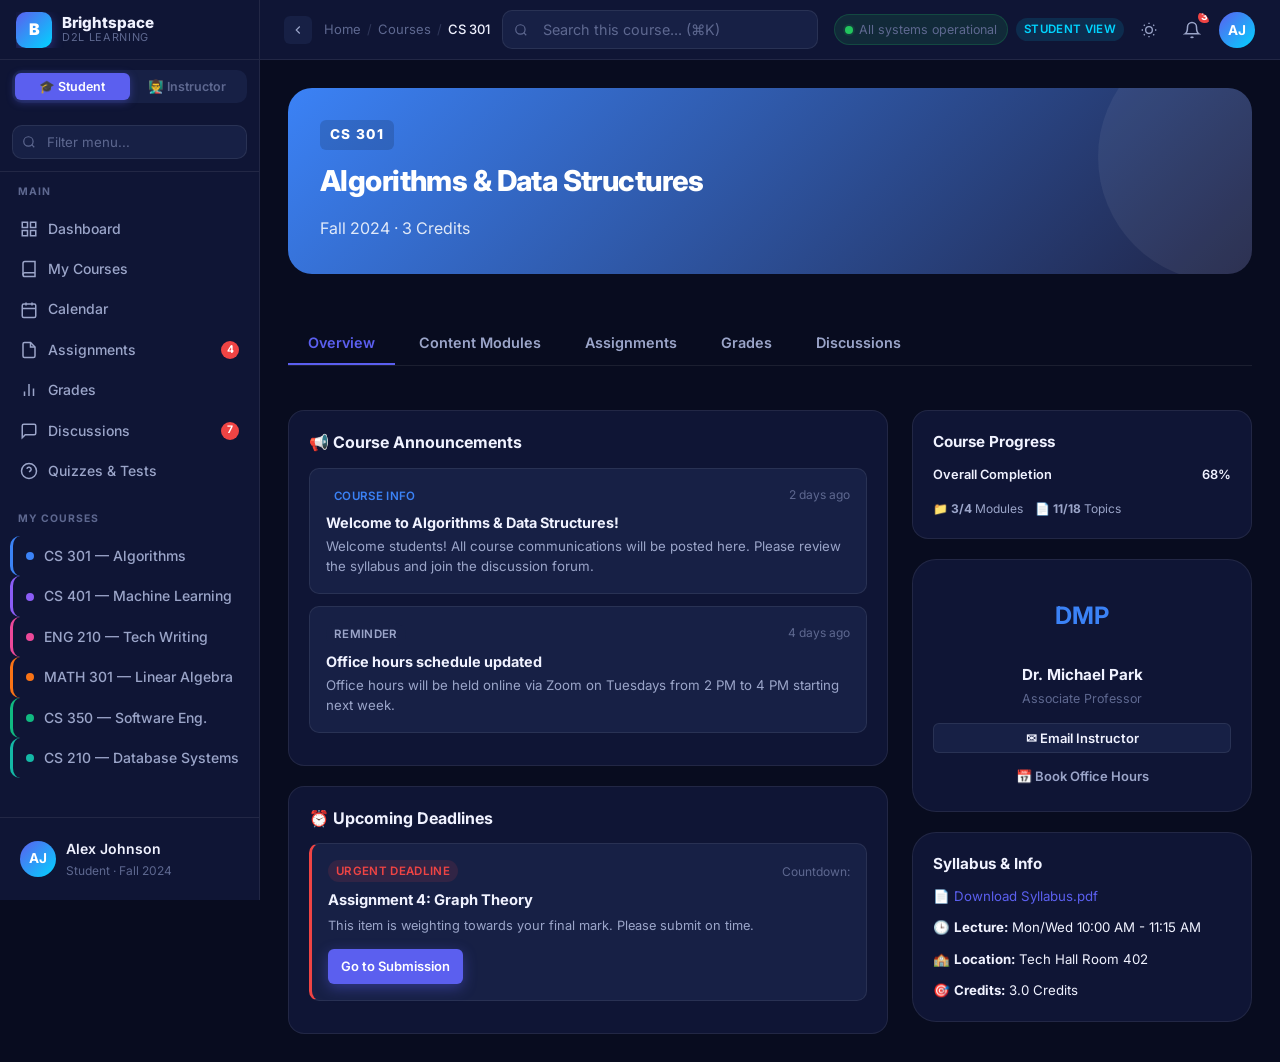
<file: course-home.html>
<!DOCTYPE html>
<html lang="en">
<head>
  <meta charset="UTF-8"/>
  <meta name="viewport" content="width=device-width, initial-scale=1.0"/>
  <meta name="description" content="Course Homepage — Brightspace LMS. View course content, assignments, grades and announcements."/>
  <title>Course Homepage — Brightspace LMS</title>
  <link rel="preconnect" href="https://fonts.googleapis.com"/>
  <link rel="preconnect" href="https://fonts.gstatic.com" crossorigin/>
  <link href="https://fonts.googleapis.com/css2?family=Inter:wght@300;400;500;600;700;800&display=swap" rel="stylesheet"/>
  <link rel="stylesheet" href="css/design-system.css"/>
  <link rel="stylesheet" href="css/layout.css"/>
  <link rel="stylesheet" href="css/animations.css"/>
  <style>
    /* ── Course Homepage Styles ── */
    .course-banner {
      border-radius: var(--radius-xl);
      padding: 32px;
      color: #fff;
      position: relative;
      overflow: hidden;
      margin-bottom: 24px;
      display: flex;
      flex-direction: column;
      gap: 12px;
    }
    .course-banner::before {
      content: '';
      position: absolute;
      top: -30%; right: -10%;
      width: 250px; height: 250px;
      border-radius: 50%;
      background: rgba(255,255,255,0.06);
    }
    .course-banner-code {
      font-size: 0.85rem;
      font-weight: 800;
      letter-spacing: 0.1em;
      text-transform: uppercase;
      background: rgba(0,0,0,0.15);
      padding: 4px 10px;
      border-radius: var(--radius-sm);
      align-self: flex-start;
    }
    .course-banner h1 {
      color: #fff;
      font-size: 1.8rem;
      font-weight: 800;
      margin: 0;
      line-height: 1.3;
    }
    
    .course-grid {
      display: grid;
      grid-template-columns: 1fr 340px;
      gap: 24px;
      align-items: start;
    }
    @media (max-width: 1024px) {
      .course-grid {
        grid-template-columns: 1fr;
      }
    }

    /* Tabs */
    .course-nav-tabs {
      display: flex;
      border-bottom: 1px solid var(--border);
      margin-bottom: 20px;
      gap: 4px;
      overflow-x: auto;
    }
    .course-tab {
      padding: 12px 20px;
      border: none;
      background: transparent;
      color: var(--text-secondary);
      font-size: 0.9rem;
      font-weight: 600;
      cursor: pointer;
      border-bottom: 2px solid transparent;
      transition: all var(--transition-fast);
      white-space: nowrap;
      font-family: var(--font);
    }
    .course-tab:hover {
      color: var(--text-primary);
      background: var(--bg-elevated);
    }
    .course-tab.active {
      color: var(--primary);
      border-bottom-color: var(--primary);
    }

    /* Cards */
    .announcement-card {
      padding: 16px;
      border-radius: var(--radius-md);
      background: var(--bg-elevated);
      border: 1px solid var(--border);
      margin-bottom: 12px;
    }
    .instructor-card {
      background: var(--bg-surface);
      border: 1px solid var(--border);
      border-radius: var(--radius-xl);
      padding: 20px;
      text-align: center;
    }
    .instructor-avatar {
      width: 72px;
      height: 72px;
      border-radius: 50%;
      background: var(--primary-light);
      color: var(--primary);
      font-size: 1.5rem;
      font-weight: 700;
      display: flex;
      align-items: center;
      justify-content: center;
      margin: 0 auto 12px;
    }

    .content-item-row {
      display: flex;
      align-items: center;
      gap: 12px;
      padding: 12px 16px;
      border-radius: var(--radius-md);
      background: var(--bg-surface);
      border: 1px solid var(--border);
      margin-bottom: 8px;
      transition: all var(--transition-fast);
    }
    .content-item-row:hover {
      border-color: var(--primary);
      background: var(--bg-elevated);
    }
    .content-item-icon {
      font-size: 1.1rem;
      width: 28px;
      height: 28px;
      display: flex;
      align-items: center;
      justify-content: center;
      background: var(--bg-elevated);
      border-radius: 6px;
    }

    .topic-check {
      cursor: pointer;
      width: 16px;
      height: 16px;
      border-radius: 50%;
      border: 2px solid var(--border);
      display: flex;
      align-items: center;
      justify-content: center;
      transition: all 0.2s;
    }
    .topic-check.checked {
      background: var(--success);
      border-color: var(--success);
    }
    .topic-check.checked::after {
      content: '✓';
      color: #fff;
      font-size: 0.65rem;
      font-weight: bold;
    }

    .syllabus-card {
      background: var(--bg-surface);
      border: 1px solid var(--border);
      border-radius: var(--radius-xl);
      padding: 20px;
    }
  </style>
</head>
<body>
<div class="app-shell" id="appShell">
  <!-- ═══════════════ SIDEBAR ═══════════════ -->
  <aside class="sidebar" id="sidebar" role="navigation" aria-label="Main navigation">
    <div class="sidebar-header">
      <a href="index.html" class="logo" aria-label="Brightspace LMS home">
        <div class="logo-icon" aria-hidden="true">B</div>
        <div class="logo-text"><span class="brand">Brightspace</span><span class="sub">D2L Learning</span></div>
      </a>
 
    </div>
    <div class="role-toggle" role="group" aria-label="Switch user role">
      <button class="role-btn" data-role-btn="student">🎓 Student</button>
      <button class="role-btn" data-role-btn="instructor">👨‍🏫 Instructor</button>
    </div>
    <div class="sidebar-search">
      <div class="input-group">
        <svg class="input-icon" width="14" height="14" fill="none" stroke="currentColor" stroke-width="2" viewBox="0 0 24 24"><circle cx="11" cy="11" r="8"/><path d="m21 21-4.35-4.35"/></svg>
        <input type="search" class="input" id="sidebarSearch" placeholder="Filter menu..." aria-label="Filter navigation"/>
      </div>
    </div>
    <div class="sidebar-scroll">
      <nav class="nav-section" aria-label="Main">
        <div class="nav-section-label">Main</div>
        <a href="index.html" class="nav-item" data-page="index.html"><svg width="18" height="18" fill="none" stroke="currentColor" stroke-width="2" viewBox="0 0 24 24"><rect x="3" y="3" width="7" height="7"/><rect x="14" y="3" width="7" height="7"/><rect x="3" y="14" width="7" height="7"/><rect x="14" y="14" width="7" height="7"/></svg><span class="nav-label">Dashboard</span></a>
        <a href="courses.html" class="nav-item" data-page="courses.html"><svg width="18" height="18" fill="none" stroke="currentColor" stroke-width="2" viewBox="0 0 24 24"><path d="M4 19.5A2.5 2.5 0 0 1 6.5 17H20"/><path d="M6.5 2H20v20H6.5A2.5 2.5 0 0 1 4 19.5v-15A2.5 2.5 0 0 1 6.5 2z"/></svg><span class="nav-label">My Courses</span></a>
        <a href="calendar.html" class="nav-item" data-page="calendar.html"><svg width="18" height="18" fill="none" stroke="currentColor" stroke-width="2" viewBox="0 0 24 24"><rect x="3" y="4" width="18" height="18" rx="2"/><line x1="16" y1="2" x2="16" y2="6"/><line x1="8" y1="2" x2="8" y2="6"/><line x1="3" y1="10" x2="21" y2="10"/></svg><span class="nav-label">Calendar</span></a>
        <a href="assignments.html" class="nav-item" data-page="assignments.html"><svg width="18" height="18" fill="none" stroke="currentColor" stroke-width="2" viewBox="0 0 24 24"><path d="M14 2H6a2 2 0 0 0-2 2v16a2 2 0 0 0 2 2h12a2 2 0 0 0 2-2V8z"/><polyline points="14 2 14 8 20 8"/></svg><span class="nav-label">Assignments</span><span class="nav-badge">4</span></a>
        <a href="grades.html" class="nav-item" data-page="grades.html"><svg width="18" height="18" fill="none" stroke="currentColor" stroke-width="2" viewBox="0 0 24 24"><line x1="18" y1="20" x2="18" y2="10"/><line x1="12" y1="20" x2="12" y2="4"/><line x1="6" y1="20" x2="6" y2="14"/></svg><span class="nav-label">Grades</span></a>
        <a href="discussions.html" class="nav-item" data-page="discussions.html"><svg width="18" height="18" fill="none" stroke="currentColor" stroke-width="2" viewBox="0 0 24 24"><path d="M21 15a2 2 0 0 1-2 2H7l-4 4V5a2 2 0 0 1 2-2h14a2 2 0 0 1 2 2z"/></svg><span class="nav-label">Discussions</span><span class="nav-badge">7</span></a>
        <a href="quizzes.html" class="nav-item" data-page="quizzes.html"><svg width="18" height="18" fill="none" stroke="currentColor" stroke-width="2" viewBox="0 0 24 24"><circle cx="12" cy="12" r="10"/><path d="M9.09 9a3 3 0 0 1 5.83 1c0 2-3 3-3 3"/><line x1="12" y1="17" x2="12.01" y2="17"/></svg><span class="nav-label">Quizzes &amp; Tests</span></a>
      </nav>
      <nav class="nav-section" aria-label="Courses">
        <div class="nav-section-label">My Courses</div>
        <a href="course-home.html?id=cs301" class="nav-item" style="border-left:3px solid var(--course-blue);padding-left:13px"><span style="width:8px;height:8px;border-radius:50%;background:var(--course-blue);flex-shrink:0"></span><span class="nav-label">CS 301 — Algorithms</span></a>
        <a href="course-home.html?id=cs401" class="nav-item" style="border-left:3px solid var(--course-purple);padding-left:13px"><span style="width:8px;height:8px;border-radius:50%;background:var(--course-purple);flex-shrink:0"></span><span class="nav-label">CS 401 — Machine Learning</span></a>
        <a href="course-home.html?id=eng210" class="nav-item" style="border-left:3px solid var(--course-pink);padding-left:13px"><span style="width:8px;height:8px;border-radius:50%;background:var(--course-pink);flex-shrink:0"></span><span class="nav-label">ENG 210 — Tech Writing</span></a>
        <a href="course-home.html?id=math301" class="nav-item" style="border-left:3px solid var(--course-orange);padding-left:13px"><span style="width:8px;height:8px;border-radius:50%;background:var(--course-orange);flex-shrink:0"></span><span class="nav-label">MATH 301 — Linear Algebra</span></a>
        <a href="course-home.html?id=cs350" class="nav-item" style="border-left:3px solid var(--course-green);padding-left:13px"><span style="width:8px;height:8px;border-radius:50%;background:var(--course-green);flex-shrink:0"></span><span class="nav-label">CS 350 — Software Eng.</span></a>
        <a href="course-home.html?id=cs210" class="nav-item" style="border-left:3px solid var(--course-teal);padding-left:13px"><span style="width:8px;height:8px;border-radius:50%;background:var(--course-teal);flex-shrink:0"></span><span class="nav-label">CS 210 — Database Systems</span></a>
      </nav>
    </div>
    <div class="sidebar-bottom">
      <a href="profile.html" class="sidebar-bottom-info" aria-label="View your profile">
        <div class="avatar-placeholder" style="width:36px;height:36px;font-size:0.85rem" id="sidebarAvatar">AJ</div>
        <div class="info-text"><div class="name" id="sidebarName">Alex Johnson</div><div class="role-text" id="sidebarRole">Student · Fall 2024</div></div>
      </a>
    </div>
  </aside>

  <!-- ═══════════════ TOPBAR ═══════════════ -->
  <header class="topbar" role="banner">
    <div class="topbar-left">
      <button class="btn btn-icon" id="mobileSidebarToggle" aria-label="Open navigation menu" style="display:none">
        <svg width="18" height="18" fill="none" stroke="currentColor" stroke-width="2" viewBox="0 0 24 24"><line x1="3" y1="12" x2="21" y2="12"/><line x1="3" y1="6" x2="21" y2="6"/><line x1="3" y1="18" x2="21" y2="18"/></svg>
      </button>
           <button class="sidebar-toggle" id="sidebarToggle" aria-label="Collapse sidebar">
        <svg width="14" height="14" fill="none" stroke="currentColor" stroke-width="2" viewBox="0 0 24 24"><polyline points="15 18 9 12 15 6"/></svg>
      </button>
      <nav aria-label="Breadcrumb" class="breadcrumbs">
        <a href="index.html">Home</a><span class="sep" aria-hidden="true">/</span>
        <a href="courses.html">Courses</a><span class="sep" aria-hidden="true">/</span>
        <span class="current" id="courseBreadcrumb" aria-current="page">Algorithms</span>
      </nav>
      <div class="input-group" style="max-width:320px;flex:1" role="search">
        <svg class="input-icon" width="14" height="14" fill="none" stroke="currentColor" stroke-width="2" viewBox="0 0 24 24"><circle cx="11" cy="11" r="8"/><path d="m21 21-4.35-4.35"/></svg>
        <input type="search" class="input" id="globalSearch" placeholder="Search this course... (⌘K)" aria-label="Search Course"/>
      </div>
    </div>
    <div class="topbar-right">
      <div id="systemStatus" class="system-status" role="status" aria-live="polite"><span class="status-dot online"></span> All systems operational</div>
      <span class="badge badge-accent" id="roleBadge">Student View</span>
      <button class="btn btn-icon" id="themeToggle" aria-label="Toggle theme">
        <svg width="16" height="16" fill="none" stroke="currentColor" stroke-width="2" viewBox="0 0 24 24"><circle cx="12" cy="12" r="5"/><path d="M12 1v2M12 21v2M4.22 4.22l1.42 1.42M18.36 18.36l1.42 1.42M1 12h2M21 12h2M4.22 19.78l1.42-1.42M18.36 5.64l1.42-1.42"/></svg>
      </button>
      <div class="dropdown" style="position:relative">
        <button class="btn btn-icon" id="notifBell" aria-label="Notifications — 3 unread" aria-expanded="false" aria-haspopup="true">
          <svg width="18" height="18" fill="none" stroke="currentColor" stroke-width="2" viewBox="0 0 24 24"><path d="M18 8A6 6 0 0 0 6 8c0 7-3 9-3 9h18s-3-2-3-9"/><path d="M13.73 21a2 2 0 0 1-3.46 0"/></svg>
          <span class="notif-count" aria-hidden="true">3</span>
        </button>
        <div class="notif-panel" id="notifPanel" role="dialog" aria-label="Notifications" aria-hidden="true">
          <div class="notif-panel-header"><h3 style="font-size:0.95rem;font-weight:700">Notifications</h3><button class="btn btn-ghost btn-sm" id="markAllRead">Mark all read</button></div>
          <div class="notif-list">
            <div class="notif-item unread" onclick="Toast.show('Opening...','info')"><div style="font-size:1.2rem">📢</div><div class="notif-item-content"><div class="notif-item-title">Quiz 3 Moved to Friday — CS 401</div><div class="notif-item-time">10 min ago</div></div></div>
            <div class="notif-item unread" onclick="Toast.show('Opening...','success')"><div style="font-size:1.2rem">✅</div><div class="notif-item-content"><div class="notif-item-title">Assignment 3 Graded — CS 301</div><div class="notif-item-time">2 hours ago</div></div></div>
            <div class="notif-item unread"><div style="font-size:1.2rem">💬</div><div class="notif-item-content"><div class="notif-item-title">New Reply in Sprint 3 — CS 350</div><div class="notif-item-time">5 hours ago</div></div></div>
          </div>
        </div>
      </div>
      <div class="dropdown">
        <button class="btn btn-icon" data-dropdown-trigger aria-label="User menu" aria-expanded="false" style="padding:0">
          <div class="avatar-placeholder" style="width:36px;height:36px;font-size:0.85rem">AJ</div>
        </button>
        <div class="dropdown-menu" role="menu">
          <div style="padding:10px 12px 6px;border-bottom:1px solid var(--border)"><div style="font-weight:600;font-size:0.875rem">Alex Johnson</div><div style="font-size:0.78rem;color:var(--text-muted)">alex.johnson@university.edu</div></div>
          <a href="profile.html" class="dropdown-item" role="menuitem"><svg width="15" height="15" fill="none" stroke="currentColor" stroke-width="2" viewBox="0 0 24 24"><path d="M20 21v-2a4 4 0 0 0-4-4H8a4 4 0 0 0-4 4v2"/><circle cx="12" cy="7" r="4"/></svg>Profile &amp; Settings</a>
          <div class="dropdown-divider"></div>
          <div class="dropdown-item danger" onclick="Toast.show('Signed out.','warning')"><svg width="15" height="15" fill="none" stroke="currentColor" stroke-width="2" viewBox="0 0 24 24"><path d="M9 21H5a2 2 0 0 1-2-2V5a2 2 0 0 1 2-2h4"/><polyline points="16 17 21 12 16 7"/><line x1="21" y1="12" x2="9" y2="12"/></svg>Sign out</div>
        </div>
      </div>
    </div>
  </header>

  <!-- ═══════════════ MAIN CONTENT ═══════════════ -->
  <main class="main-content" id="mainContent" role="main" aria-label="Course Homepage">
    <!-- Course Banner -->
    <div class="course-banner stagger-1" id="courseBanner">
      <span class="course-banner-code" id="courseBannerCode">CS 301</span>
      <h1 id="courseBannerTitle">Algorithms &amp; Data Structures</h1>
      <p style="margin: 4px 0 0; color: rgba(255,255,255,0.85)" id="courseBannerSubtitle">Fall 2024 · 3 Credits</p>
    </div>

    <!-- Tab Navigation -->
    <div class="course-nav-tabs stagger-2" role="tablist" aria-label="Course Sections">
      <button class="course-tab active" onclick="switchSection('overview', this)" role="tab" aria-selected="true">Overview</button>
      <button class="course-tab" onclick="switchSection('content', this)" role="tab" aria-selected="false">Content Modules</button>
      <button class="course-tab" onclick="switchSection('assignments', this)" role="tab" aria-selected="false">Assignments</button>
      <button class="course-tab" onclick="switchSection('grades', this)" role="tab" aria-selected="false">Grades</button>
      <button class="course-tab" onclick="switchSection('discussions', this)" role="tab" aria-selected="false">Discussions</button>
    </div>

    <!-- Course Page Grid -->
    <div class="course-grid stagger-3">
      <!-- Main/Left Column -->
      <div id="sectionContainer">
        <!-- Renders based on active tab -->
      </div>

      <!-- Right Column Sidebar -->
      <div style="display:flex;flex-direction:column;gap:20px" class="stagger-4">
        <!-- Course Progress -->
        <div class="card">
          <h3 style="font-size:0.95rem;font-weight:700;margin-bottom:12px">Course Progress</h3>
          <div style="display:flex;justify-content:space-between;font-size:0.8rem;font-weight:600;margin-bottom:6px">
            <span>Overall Completion</span>
            <span id="courseProgressVal">68%</span>
          </div>
          <div class="progress-bar-container">
            <div class="progress-bar-fill" id="courseProgressBar" style="width:68%;background:var(--primary)"></div>
          </div>
          <div style="display:flex;gap:12px;margin-top:14px;font-size:0.75rem;color:var(--text-secondary)">
            <div>📁 <strong>3/4</strong> Modules</div>
            <div>📄 <strong>11/18</strong> Topics</div>
          </div>
        </div>

        <!-- Instructor Info -->
        <div class="instructor-card">
          <div class="instructor-avatar" id="instAvatar">SC</div>
          <h3 id="instName" style="font-size:0.95rem;font-weight:700;margin-bottom:2px">Dr. Sarah Chen</h3>
          <p id="instRole" style="font-size:0.78rem;color:var(--text-muted);margin-bottom:14px">Associate Professor</p>
          <div style="display:flex;flex-direction:column;gap:8px">
            <button class="btn btn-secondary btn-sm w-full" onclick="Toast.show('Email composer opened','success')">✉ Email Instructor</button>
            <button class="btn btn-ghost btn-sm w-full" onclick="Toast.show('Booking calendar loaded','info')">📅 Book Office Hours</button>
          </div>
        </div>

        <!-- Syllabus Quick View -->
        <div class="syllabus-card">
          <h3 style="font-size:0.95rem;font-weight:700;margin-bottom:12px">Syllabus &amp; Info</h3>
          <ul style="padding:0;margin:0;list-style:none;display:flex;flex-direction:column;gap:10px;font-size:0.83rem">
            <li>📄 <a href="#" class="link" onclick="Toast.show('Downloading Syllabus PDF...','info');return false">Download Syllabus.pdf</a></li>
            <li>🕒 <strong>Lecture:</strong> Mon/Wed 10:00 AM - 11:15 AM</li>
            <li>🏫 <strong>Location:</strong> Tech Hall Room 402</li>
            <li>🎯 <strong>Credits:</strong> 3.0 Credits</li>
          </ul>
        </div>
      </div>
    </div>
  </main>
</div>

<script src="js/data.js"></script>
<script src="js/navigation.js"></script>
<script src="js/components.js"></script>
<script>
  let activeCourse = null;

  function loadCourse() {
    const params = new URLSearchParams(window.location.search);
    const courseId = params.get('id') || 'cs301';
    activeCourse = MockData.courses.find(c => c.id === courseId) || MockData.courses[0];
    
    // Banner
    document.getElementById('courseBanner').style.background = `linear-gradient(135deg, ${activeCourse.color} 0%, #202446 100%)`;
    document.getElementById('courseBannerCode').textContent = activeCourse.code;
    document.getElementById('courseBannerTitle').textContent = activeCourse.name;
    document.getElementById('courseBreadcrumb').textContent = activeCourse.code;

    // Progress
    document.getElementById('courseProgressVal').textContent = `${activeCourse.progress}%`;
    document.getElementById('courseProgressBar').style.width = `${activeCourse.progress}%`;
    document.getElementById('courseProgressBar').style.background = activeCourse.color;

    // Instructor
    const nameArr = activeCourse.instructor.split(' ');
    const initials = nameArr.map(n => n[0]).join('');
    document.getElementById('instAvatar').textContent = initials;
    document.getElementById('instAvatar').style.background = `${activeCourse.color}22`;
    document.getElementById('instAvatar').style.color = activeCourse.color;
    document.getElementById('instName').textContent = activeCourse.instructor;
    
    switchSection('overview');
  }

  function switchSection(section, btnEl) {
    if (btnEl) {
      document.querySelectorAll('.course-tab').forEach(t => {
        t.classList.remove('active');
        t.setAttribute('aria-selected', 'false');
      });
      btnEl.classList.add('active');
      btnEl.setAttribute('aria-selected', 'true');
    }

    const container = document.getElementById('sectionContainer');
    
    if (section === 'overview') {
      const dueText = activeCourse.nextDue ? `Due ${activeCourse.nextDue.date}: ${activeCourse.nextDue.title}` : 'No upcoming deadlines';
      const deadlineItem = activeCourse.nextDue ? `
        <div class="announcement-card" style="border-left: 3px solid var(--danger)">
          <div style="display:flex;justify-content:space-between;align-items:center">
            <span class="badge badge-danger">Urgent Deadline</span>
            <span style="font-size:0.75rem;color:var(--text-muted)">Countdown: <span class="countdown" data-due="${activeCourse.nextDue.date}T23:59:59"></span></span>
          </div>
          <h4 style="margin: 8px 0 4px;font-size:0.92rem;font-weight:700">${activeCourse.nextDue.title}</h4>
          <p style="font-size:0.8rem;color:var(--text-secondary)">This item is weighting towards your final mark. Please submit on time.</p>
          <div style="margin-top:12px">
            <a href="assignments.html" class="btn btn-primary btn-sm">Go to Submission</a>
          </div>
        </div>
      ` : `<p style="font-size:0.85rem;color:var(--text-muted)">Awesome! No deadlines due this week.</p>`;

      container.innerHTML = `
        <div class="card stagger-1" style="margin-bottom:20px">
          <h3 style="font-size:1rem;font-weight:700;margin-bottom:14px">📢 Course Announcements</h3>
          <div class="announcement-card">
            <div style="display:flex;justify-content:space-between">
              <span class="badge" style="background:${activeCourse.color}22;color:${activeCourse.color}">Course Info</span>
              <span style="font-size:0.75rem;color:var(--text-muted)">2 days ago</span>
            </div>
            <h4 style="margin: 6px 0 4px;font-size:0.9rem;font-weight:700">Welcome to ${activeCourse.name}!</h4>
            <p style="font-size:0.83rem;color:var(--text-secondary);line-height:1.5">Welcome students! All course communications will be posted here. Please review the syllabus and join the discussion forum.</p>
          </div>
          <div class="announcement-card">
            <div style="display:flex;justify-content:space-between">
              <span class="badge badge-muted">Reminder</span>
              <span style="font-size:0.75rem;color:var(--text-muted)">4 days ago</span>
            </div>
            <h4 style="margin: 6px 0 4px;font-size:0.9rem;font-weight:700">Office hours schedule updated</h4>
            <p style="font-size:0.83rem;color:var(--text-secondary);line-height:1.5">Office hours will be held online via Zoom on Tuesdays from 2 PM to 4 PM starting next week.</p>
          </div>
        </div>

        <div class="card stagger-2">
          <h3 style="font-size:1rem;font-weight:700;margin-bottom:14px">⏰ Upcoming Deadlines</h3>
          ${deadlineItem}
        </div>
      `;
      initCountdowns();
    }
    
    else if (section === 'content') {
      // Content modules
      const modules = MockData.contentModules;
      container.innerHTML = `
        <div class="card stagger-1">
          <h3 style="font-size:1rem;font-weight:700;margin-bottom:14px">Course Modules</h3>
          <div>
            ${modules.map((m, idx) => `
              <div style="margin-bottom:20px">
                <div style="display:flex;justify-content:space-between;align-items:center;margin-bottom:8px">
                  <h4 style="font-size:0.95rem;font-weight:700;color:var(--text-primary)">${m.title}</h4>
                  <span style="font-size:0.78rem;color:var(--text-secondary)">${m.progress}% Completed</span>
                </div>
                <div>
                  ${m.topics.map(t => `
                    <div class="content-item-row">
                      <div class="topic-check ${t.read?'checked':''}" onclick="this.classList.toggle('checked');Toast.show('Topic read status updated','success')"></div>
                      <div class="content-item-icon">${t.type==='video'?'🎥':t.type==='reading'?'📖':t.type==='file'?'📄':'✏️'}</div>
                      <div style="flex:1">
                        <div class="content-list-title" style="font-size:0.85rem;font-weight:600">${t.title}</div>
                        <div style="font-size:0.72rem;color:var(--text-muted)">${t.duration || t.size || 'Due ' + t.due}</div>
                      </div>
                      <a href="content.html" class="btn btn-ghost btn-sm">Open</a>
                    </div>
                  `).join('')}
                </div>
              </div>
            `).join('')}
          </div>
        </div>
      `;
    }
    
    else if (section === 'assignments') {
      const courseAssignments = MockData.assignments.filter(a => a.course === activeCourse.code);
      container.innerHTML = `
        <div class="card stagger-1">
          <h3 style="font-size:1rem;font-weight:700;margin-bottom:14px">Assignments</h3>
          ${courseAssignments.length === 0 ? `<p style="font-size:0.85rem;color:var(--text-muted)">No assignments listed for this course.</p>` : `
            <div style="display:flex;flex-direction:column;gap:10px">
              ${courseAssignments.map(a => `
                <div class="content-item-row" style="justify-content:space-between">
                  <div style="display:flex;align-items:center;gap:12px">
                    <div class="content-item-icon">✏️</div>
                    <div>
                      <div style="font-size:0.875rem;font-weight:700;color:var(--text-primary)">${a.title}</div>
                      <div style="font-size:0.75rem;color:var(--text-muted)">Due: ${a.due.replace('T', ' ')}</div>
                    </div>
                  </div>
                  <div style="display:flex;align-items:center;gap:12px">
                    <span class="badge badge-${a.status==='graded'?'success':(a.status==='submitted'?'info':'warning')}">${a.status}</span>
                    <a href="assignments.html" class="btn btn-secondary btn-sm">View</a>
                  </div>
                </div>
              `).join('')}
            </div>
          `}
        </div>
      `;
    }
    
    else if (section === 'grades') {
      const courseGrades = MockData.grades.find(g => g.course.includes(activeCourse.code));
      if (!courseGrades) {
        container.innerHTML = `<div class="card stagger-1"><p style="font-size:0.85rem;color:var(--text-muted)">No grades posted yet for this course.</p></div>`;
        return;
      }
      container.innerHTML = `
        <div class="card stagger-1" style="margin-bottom:20px">
          <div style="display:flex;justify-content:space-between;align-items:center;margin-bottom:14px">
            <h3 style="font-size:1rem;font-weight:700">Course Grades Summary</h3>
            <span class="grade-badge" style="background:${activeCourse.color}22;color:${activeCourse.color};font-size:1.1rem">${courseGrades.letter} (${courseGrades.overall}%)</span>
          </div>
          <div style="display:flex;flex-direction:column;gap:12px">
            ${courseGrades.categories.map(cat => `
              <div>
                <div style="display:flex;justify-content:space-between;font-size:0.8rem;font-weight:600;margin-bottom:4px">
                  <span>${cat.name} (Weight: ${cat.weight}%)</span>
                  <span>Score: ${cat.earned !== null ? cat.earned + '%' : 'N/A'}</span>
                </div>
                <div class="progress-bar-container" style="margin-top:0">
                  <div class="progress-bar-fill" style="width:${cat.earned || 0}%;background:${activeCourse.color}"></div>
                </div>
              </div>
            `).join('')}
          </div>
        </div>
      `;
    }
    
    else if (section === 'discussions') {
      const courseDiscussions = MockData.discussions.filter(d => d.course === activeCourse.code);
      container.innerHTML = `
        <div class="card stagger-1">
          <h3 style="font-size:1rem;font-weight:700;margin-bottom:14px">Course Discussions</h3>
          ${courseDiscussions.length === 0 ? `<p style="font-size:0.85rem;color:var(--text-muted)">No discussions posted in this course yet.</p>` : `
            <div style="display:flex;flex-direction:column;gap:10px">
              ${courseDiscussions.map(d => `
                <div class="content-item-row" style="justify-content:space-between">
                  <div style="display:flex;align-items:center;gap:12px">
                    <div class="content-item-icon">💬</div>
                    <div>
                      <div style="font-size:0.875rem;font-weight:700;color:var(--text-primary)">${d.title}</div>
                      <div style="font-size:0.75rem;color:var(--text-muted)">Last reply by ${d.author} · ${d.lastActivity}</div>
                    </div>
                  </div>
                  <div style="display:flex;align-items:center;gap:12px">
                    <span class="badge badge-muted">${d.replies} replies</span>
                    <a href="discussions.html" class="btn btn-secondary btn-sm">Open Forum</a>
                  </div>
                </div>
              `).join('')}
            </div>
          `}
        </div>
      `;
    }
  }

  document.addEventListener('DOMContentLoaded', () => {
    loadCourse();
  });
</script>
</body>
</html>
</file>
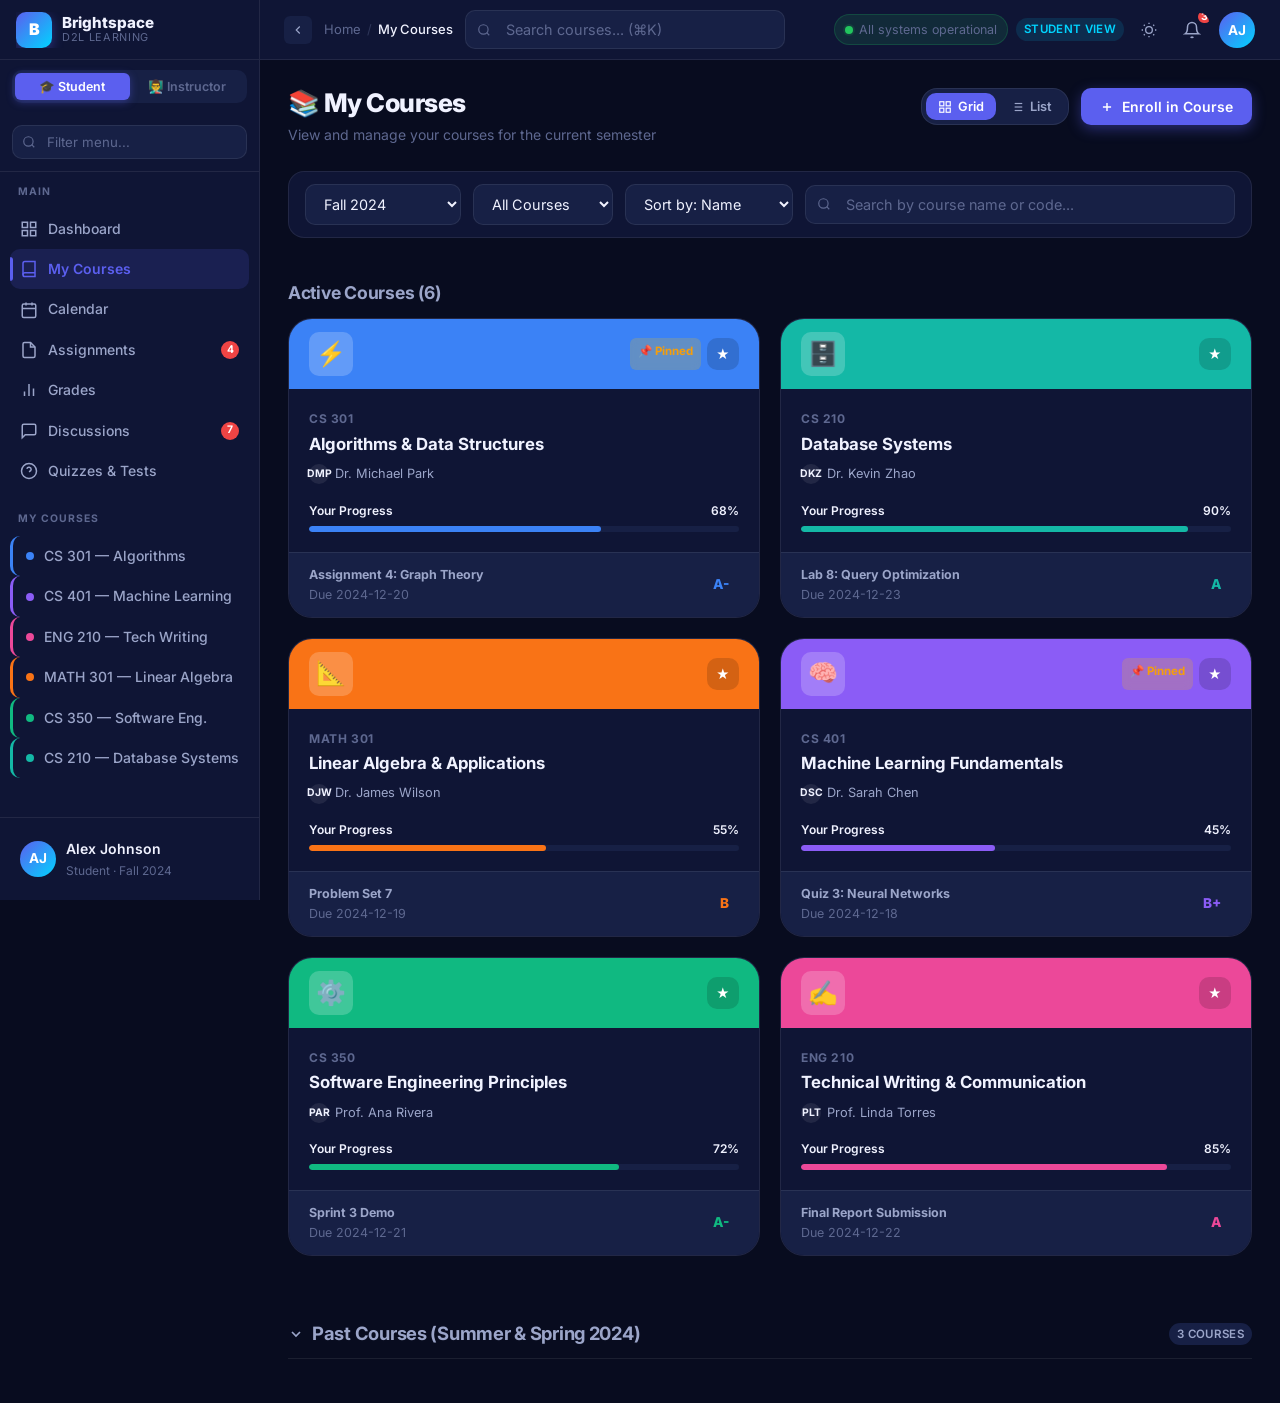
<file: courses.html>
<!DOCTYPE html>
<html lang="en">
<head>
  <meta charset="UTF-8"/>
  <meta name="viewport" content="width=device-width, initial-scale=1.0"/>
  <meta name="description" content="My Courses — Brightspace LMS. View, search and organize your courses."/>
  <title>My Courses — Brightspace LMS</title>
  <link rel="preconnect" href="https://fonts.googleapis.com"/>
  <link rel="preconnect" href="https://fonts.gstatic.com" crossorigin/>
  <link href="https://fonts.googleapis.com/css2?family=Inter:wght@300;400;500;600;700;800&display=swap" rel="stylesheet"/>
  <link rel="stylesheet" href="css/design-system.css"/>
  <link rel="stylesheet" href="css/layout.css"/>
  <link rel="stylesheet" href="css/animations.css"/>
  <style>
    /* ── Courses specific styles ── */
    .filter-bar {
      display: flex;
      gap: 12px;
      flex-wrap: wrap;
      align-items: center;
      background: var(--bg-surface);
      border: 1px solid var(--border);
      padding: 12px 16px;
      border-radius: var(--radius-lg);
      margin-bottom: 20px;
    }
    .filter-search {
      flex: 1;
      min-width: 200px;
    }
    .courses-grid {
      display: grid;
      grid-template-columns: repeat(auto-fill, minmax(320px, 1fr));
      gap: 20px;
    }
    .courses-list {
      display: flex;
      flex-direction: column;
      gap: 12px;
    }
    
    /* Grid Card */
    .course-card {
      display: flex;
      flex-direction: column;
      background: var(--bg-surface);
      border: 1px solid var(--border);
      border-radius: var(--radius-xl);
      overflow: hidden;
      transition: all var(--transition);
      position: relative;
    }
    .course-card:hover {
      transform: translateY(-4px);
      border-color: var(--primary);
      box-shadow: 0 12px 30px rgba(91,95,239,0.15);
    }
    .course-card-banner {
      height: 70px;
      position: relative;
      padding: 12px 20px;
      display: flex;
      align-items: center;
      justify-content: space-between;
    }
    .course-icon-badge {
      font-size: 1.5rem;
      background: rgba(255, 255, 255, 0.2);
      width: 44px;
      height: 44px;
      border-radius: var(--radius-md);
      display: flex;
      align-items: center;
      justify-content: center;
    }
    .course-badge-pinned {
      background: rgba(255, 193, 7, 0.2);
      color: var(--warning);
      padding: 4px 8px;
      border-radius: var(--radius-sm);
      font-size: 0.72rem;
      font-weight: 700;
      backdrop-filter: blur(4px);
    }
    .course-card-content {
      padding: 20px;
      display: flex;
      flex-direction: column;
      flex: 1;
    }
    .course-card-code {
      font-size: 0.75rem;
      font-weight: 700;
      color: var(--text-muted);
      letter-spacing: 0.05em;
      text-transform: uppercase;
    }
    .course-card-title {
      font-size: 1.05rem;
      font-weight: 700;
      color: var(--text-primary);
      margin-top: 4px;
      line-height: 1.4;
      flex-grow: 1;
    }
    .course-card-instructor {
      font-size: 0.8rem;
      color: var(--text-secondary);
      margin-top: 8px;
      display: flex;
      align-items: center;
      gap: 6px;
    }
    .course-card-instructor .avatar-mini {
      width: 20px;
      height: 20px;
      border-radius: 50%;
      background: var(--border);
      display: flex;
      align-items: center;
      justify-content: center;
      font-size: 0.65rem;
      font-weight: 700;
      color: var(--text-primary);
    }
    
    .course-card-progress {
      margin-top: 16px;
    }
    .progress-bar-container {
      height: 6px;
      background: var(--bg-elevated);
      border-radius: 3px;
      overflow: hidden;
      margin-top: 6px;
    }
    .progress-bar-fill {
      height: 100%;
      border-radius: 3px;
      transition: width 0.5s ease-out;
    }
    
    .course-card-footer {
      border-top: 1px solid var(--border);
      padding: 12px 20px;
      background: var(--bg-elevated);
      display: flex;
      justify-content: space-between;
      align-items: center;
    }
    
    .due-info {
      font-size: 0.78rem;
      color: var(--text-muted);
      max-width: 70%;
    }
    .due-info strong {
      color: var(--text-secondary);
      display: block;
      overflow: hidden;
      text-overflow: ellipsis;
      white-space: nowrap;
    }
    .grade-badge {
      font-size: 0.85rem;
      font-weight: 800;
      padding: 4px 10px;
      border-radius: var(--radius-sm);
    }

    /* List Row */
    .course-list-row {
      display: flex;
      align-items: center;
      background: var(--bg-surface);
      border: 1px solid var(--border);
      border-radius: var(--radius-lg);
      padding: 12px 20px;
      transition: all var(--transition-fast);
      gap: 16px;
    }
    .course-list-row:hover {
      border-color: var(--primary);
      background: var(--bg-elevated);
    }
    .course-list-icon {
      font-size: 1.25rem;
      width: 36px;
      height: 36px;
      border-radius: var(--radius-sm);
      display: flex;
      align-items: center;
      justify-content: center;
      flex-shrink: 0;
    }
    .course-list-info {
      flex: 1;
      min-width: 0;
    }
    .course-list-title {
      font-size: 0.95rem;
      font-weight: 700;
      color: var(--text-primary);
    }
    .course-list-meta {
      display: flex;
      gap: 12px;
      font-size: 0.75rem;
      color: var(--text-muted);
      margin-top: 2px;
    }
    .course-list-progress {
      width: 150px;
      flex-shrink: 0;
    }
    .course-list-due {
      width: 200px;
      font-size: 0.78rem;
      color: var(--text-muted);
      flex-shrink: 0;
    }
    .course-list-grade {
      width: 60px;
      text-align: center;
      flex-shrink: 0;
    }
    .course-list-actions {
      flex-shrink: 0;
    }

    /* Collapse section */
    .collapse-header {
      display: flex;
      align-items: center;
      justify-content: space-between;
      padding: 12px 0;
      cursor: pointer;
      border-bottom: 1px solid var(--border);
      margin-top: 30px;
      margin-bottom: 16px;
    }
    .collapse-header h2 {
      font-size: 1.15rem;
      font-weight: 700;
      color: var(--text-secondary);
      display: flex;
      align-items: center;
      gap: 8px;
    }
    .collapse-icon {
      transition: transform 0.2s;
    }
    .collapse-icon.collapsed {
      transform: rotate(-90deg);
    }

    .view-toggle-container {
      display: flex;
      background: var(--bg-elevated);
      border: 1px solid var(--border);
      border-radius: var(--radius-lg);
      padding: 4px;
      gap: 2px;
    }
    .view-btn {
      border: none;
      background: transparent;
      color: var(--text-secondary);
      padding: 6px 12px;
      border-radius: var(--radius-md);
      cursor: pointer;
      font-size: 0.8rem;
      font-weight: 600;
      display: flex;
      align-items: center;
      gap: 6px;
      font-family: var(--font);
    }
    .view-btn.active {
      background: var(--primary);
      color: #fff;
    }
  </style>
</head>
<body>
<div class="app-shell" id="appShell">
  <!-- ═══════════════ SIDEBAR ═══════════════ -->
  <aside class="sidebar" id="sidebar" role="navigation" aria-label="Main navigation">
    <div class="sidebar-header">
      <a href="index.html" class="logo" aria-label="Brightspace LMS home">
        <div class="logo-icon" aria-hidden="true">B</div>
        <div class="logo-text"><span class="brand">Brightspace</span><span class="sub">D2L Learning</span></div>
      </a>

    </div>
    <div class="role-toggle" role="group" aria-label="Switch user role">
      <button class="role-btn" data-role-btn="student">🎓 Student</button>
      <button class="role-btn" data-role-btn="instructor">👨‍🏫 Instructor</button>
    </div>
    <div class="sidebar-search">
      <div class="input-group">
        <svg class="input-icon" width="14" height="14" fill="none" stroke="currentColor" stroke-width="2" viewBox="0 0 24 24"><circle cx="11" cy="11" r="8"/><path d="m21 21-4.35-4.35"/></svg>
        <input type="search" class="input" id="sidebarSearch" placeholder="Filter menu..." aria-label="Filter navigation"/>
      </div>
    </div>
    <div class="sidebar-scroll">
      <nav class="nav-section" aria-label="Main">
        <div class="nav-section-label">Main</div>
        <a href="index.html" class="nav-item" data-page="index.html"><svg width="18" height="18" fill="none" stroke="currentColor" stroke-width="2" viewBox="0 0 24 24"><rect x="3" y="3" width="7" height="7"/><rect x="14" y="3" width="7" height="7"/><rect x="3" y="14" width="7" height="7"/><rect x="14" y="14" width="7" height="7"/></svg><span class="nav-label">Dashboard</span></a>
        <a href="courses.html" class="nav-item" data-page="courses.html"><svg width="18" height="18" fill="none" stroke="currentColor" stroke-width="2" viewBox="0 0 24 24"><path d="M4 19.5A2.5 2.5 0 0 1 6.5 17H20"/><path d="M6.5 2H20v20H6.5A2.5 2.5 0 0 1 4 19.5v-15A2.5 2.5 0 0 1 6.5 2z"/></svg><span class="nav-label">My Courses</span></a>
        <a href="calendar.html" class="nav-item" data-page="calendar.html"><svg width="18" height="18" fill="none" stroke="currentColor" stroke-width="2" viewBox="0 0 24 24"><rect x="3" y="4" width="18" height="18" rx="2"/><line x1="16" y1="2" x2="16" y2="6"/><line x1="8" y1="2" x2="8" y2="6"/><line x1="3" y1="10" x2="21" y2="10"/></svg><span class="nav-label">Calendar</span></a>
        <a href="assignments.html" class="nav-item" data-page="assignments.html"><svg width="18" height="18" fill="none" stroke="currentColor" stroke-width="2" viewBox="0 0 24 24"><path d="M14 2H6a2 2 0 0 0-2 2v16a2 2 0 0 0 2 2h12a2 2 0 0 0 2-2V8z"/><polyline points="14 2 14 8 20 8"/></svg><span class="nav-label">Assignments</span><span class="nav-badge">4</span></a>
        <a href="grades.html" class="nav-item" data-page="grades.html"><svg width="18" height="18" fill="none" stroke="currentColor" stroke-width="2" viewBox="0 0 24 24"><line x1="18" y1="20" x2="18" y2="10"/><line x1="12" y1="20" x2="12" y2="4"/><line x1="6" y1="20" x2="6" y2="14"/></svg><span class="nav-label">Grades</span></a>
        <a href="discussions.html" class="nav-item" data-page="discussions.html"><svg width="18" height="18" fill="none" stroke="currentColor" stroke-width="2" viewBox="0 0 24 24"><path d="M21 15a2 2 0 0 1-2 2H7l-4 4V5a2 2 0 0 1 2-2h14a2 2 0 0 1 2 2z"/></svg><span class="nav-label">Discussions</span><span class="nav-badge">7</span></a>
        <a href="quizzes.html" class="nav-item" data-page="quizzes.html"><svg width="18" height="18" fill="none" stroke="currentColor" stroke-width="2" viewBox="0 0 24 24"><circle cx="12" cy="12" r="10"/><path d="M9.09 9a3 3 0 0 1 5.83 1c0 2-3 3-3 3"/><line x1="12" y1="17" x2="12.01" y2="17"/></svg><span class="nav-label">Quizzes &amp; Tests</span></a>
      </nav>
      <nav class="nav-section" aria-label="Courses">
        <div class="nav-section-label">My Courses</div>
        <a href="course-home.html?id=cs301" class="nav-item" style="border-left:3px solid var(--course-blue);padding-left:13px"><span style="width:8px;height:8px;border-radius:50%;background:var(--course-blue);flex-shrink:0"></span><span class="nav-label">CS 301 — Algorithms</span></a>
        <a href="course-home.html?id=cs401" class="nav-item" style="border-left:3px solid var(--course-purple);padding-left:13px"><span style="width:8px;height:8px;border-radius:50%;background:var(--course-purple);flex-shrink:0"></span><span class="nav-label">CS 401 — Machine Learning</span></a>
        <a href="course-home.html?id=eng210" class="nav-item" style="border-left:3px solid var(--course-pink);padding-left:13px"><span style="width:8px;height:8px;border-radius:50%;background:var(--course-pink);flex-shrink:0"></span><span class="nav-label">ENG 210 — Tech Writing</span></a>
        <a href="course-home.html?id=math301" class="nav-item" style="border-left:3px solid var(--course-orange);padding-left:13px"><span style="width:8px;height:8px;border-radius:50%;background:var(--course-orange);flex-shrink:0"></span><span class="nav-label">MATH 301 — Linear Algebra</span></a>
        <a href="course-home.html?id=cs350" class="nav-item" style="border-left:3px solid var(--course-green);padding-left:13px"><span style="width:8px;height:8px;border-radius:50%;background:var(--course-green);flex-shrink:0"></span><span class="nav-label">CS 350 — Software Eng.</span></a>
        <a href="course-home.html?id=cs210" class="nav-item" style="border-left:3px solid var(--course-teal);padding-left:13px"><span style="width:8px;height:8px;border-radius:50%;background:var(--course-teal);flex-shrink:0"></span><span class="nav-label">CS 210 — Database Systems</span></a>
      </nav>
    </div>
    <div class="sidebar-bottom">
      <a href="profile.html" class="sidebar-bottom-info" aria-label="View your profile">
        <div class="avatar-placeholder" style="width:36px;height:36px;font-size:0.85rem" id="sidebarAvatar">AJ</div>
        <div class="info-text"><div class="name" id="sidebarName">Alex Johnson</div><div class="role-text" id="sidebarRole">Student · Fall 2024</div></div>
      </a>
    </div>
  </aside>

  <!-- ═══════════════ TOPBAR ═══════════════ -->
  <header class="topbar" role="banner">
    <div class="topbar-left">
      <button class="btn btn-icon" id="mobileSidebarToggle" aria-label="Open navigation menu" style="display:none">
        <svg width="18" height="18" fill="none" stroke="currentColor" stroke-width="2" viewBox="0 0 24 24"><line x1="3" y1="12" x2="21" y2="12"/><line x1="3" y1="6" x2="21" y2="6"/><line x1="3" y1="18" x2="21" y2="18"/></svg>
      </button>
            <button class="sidebar-toggle" id="sidebarToggle" aria-label="Collapse sidebar">
        <svg width="14" height="14" fill="none" stroke="currentColor" stroke-width="2" viewBox="0 0 24 24"><polyline points="15 18 9 12 15 6"/></svg>
      </button>
      <nav aria-label="Breadcrumb" class="breadcrumbs">
        <a href="index.html">Home</a><span class="sep" aria-hidden="true">/</span>
        <span class="current" aria-current="page">My Courses</span>
      </nav>
      <div class="input-group" style="max-width:320px;flex:1" role="search">
        <svg class="input-icon" width="14" height="14" fill="none" stroke="currentColor" stroke-width="2" viewBox="0 0 24 24"><circle cx="11" cy="11" r="8"/><path d="m21 21-4.35-4.35"/></svg>
        <input type="search" class="input" id="globalSearch" placeholder="Search courses... (⌘K)" aria-label="Search Brightspace"/>
      </div>
    </div>
    <div class="topbar-right">
      <div id="systemStatus" class="system-status" role="status" aria-live="polite"><span class="status-dot online"></span> All systems operational</div>
      <span class="badge badge-accent" id="roleBadge">Student View</span>
      <button class="btn btn-icon" id="themeToggle" aria-label="Toggle theme">
        <svg width="16" height="16" fill="none" stroke="currentColor" stroke-width="2" viewBox="0 0 24 24"><circle cx="12" cy="12" r="5"/><path d="M12 1v2M12 21v2M4.22 4.22l1.42 1.42M18.36 18.36l1.42 1.42M1 12h2M21 12h2M4.22 19.78l1.42-1.42M18.36 5.64l1.42-1.42"/></svg>
      </button>
      <div class="dropdown" style="position:relative">
        <button class="btn btn-icon" id="notifBell" aria-label="Notifications — 3 unread" aria-expanded="false" aria-haspopup="true">
          <svg width="18" height="18" fill="none" stroke="currentColor" stroke-width="2" viewBox="0 0 24 24"><path d="M18 8A6 6 0 0 0 6 8c0 7-3 9-3 9h18s-3-2-3-9"/><path d="M13.73 21a2 2 0 0 1-3.46 0"/></svg>
          <span class="notif-count" aria-hidden="true">3</span>
        </button>
        <div class="notif-panel" id="notifPanel" role="dialog" aria-label="Notifications" aria-hidden="true">
          <div class="notif-panel-header"><h3 style="font-size:0.95rem;font-weight:700">Notifications</h3><button class="btn btn-ghost btn-sm" id="markAllRead">Mark all read</button></div>
          <div class="notif-list">
            <div class="notif-item unread" onclick="Toast.show('Opening...','info')"><div style="font-size:1.2rem">📢</div><div class="notif-item-content"><div class="notif-item-title">Quiz 3 Moved to Friday — CS 401</div><div class="notif-item-time">10 min ago</div></div></div>
            <div class="notif-item unread" onclick="Toast.show('Opening...','success')"><div style="font-size:1.2rem">✅</div><div class="notif-item-content"><div class="notif-item-title">Assignment 3 Graded — CS 301</div><div class="notif-item-time">2 hours ago</div></div></div>
            <div class="notif-item unread"><div style="font-size:1.2rem">💬</div><div class="notif-item-content"><div class="notif-item-title">New Reply in Sprint 3 — CS 350</div><div class="notif-item-time">5 hours ago</div></div></div>
          </div>
        </div>
      </div>
      <div class="dropdown">
        <button class="btn btn-icon" data-dropdown-trigger aria-label="User menu" aria-expanded="false" style="padding:0">
          <div class="avatar-placeholder" style="width:36px;height:36px;font-size:0.85rem">AJ</div>
        </button>
        <div class="dropdown-menu" role="menu">
          <div style="padding:10px 12px 6px;border-bottom:1px solid var(--border)"><div style="font-weight:600;font-size:0.875rem">Alex Johnson</div><div style="font-size:0.78rem;color:var(--text-muted)">alex.johnson@university.edu</div></div>
          <a href="profile.html" class="dropdown-item" role="menuitem"><svg width="15" height="15" fill="none" stroke="currentColor" stroke-width="2" viewBox="0 0 24 24"><path d="M20 21v-2a4 4 0 0 0-4-4H8a4 4 0 0 0-4 4v2"/><circle cx="12" cy="7" r="4"/></svg>Profile &amp; Settings</a>
          <div class="dropdown-divider"></div>
          <div class="dropdown-item danger" onclick="Toast.show('Signed out.','warning')"><svg width="15" height="15" fill="none" stroke="currentColor" stroke-width="2" viewBox="0 0 24 24"><path d="M9 21H5a2 2 0 0 1-2-2V5a2 2 0 0 1 2-2h4"/><polyline points="16 17 21 12 16 7"/><line x1="21" y1="12" x2="9" y2="12"/></svg>Sign out</div>
        </div>
      </div>
    </div>
  </header>

  <!-- ═══════════════ MAIN CONTENT ═══════════════ -->
  <main class="main-content" id="mainContent" role="main" aria-label="My Courses">
    <div class="page-header stagger-1">
      <div class="page-header-left">
        <h1 class="page-title">📚 My Courses</h1>
        <p class="page-subtitle">View and manage your courses for the current semester</p>
      </div>
      <div class="page-header-actions" style="display:flex;gap:12px;align-items:center">
        <!-- View Toggle -->
        <div class="view-toggle-container" role="group" aria-label="View Toggle">
          <button class="view-btn active" id="viewGrid" aria-label="Grid view">
            <svg width="14" height="14" fill="none" stroke="currentColor" stroke-width="2" viewBox="0 0 24 24"><rect x="3" y="3" width="7" height="7"/><rect x="14" y="3" width="7" height="7"/><rect x="3" y="14" width="7" height="7"/><rect x="14" y="14" width="7" height="7"/></svg>
            Grid
          </button>
          <button class="view-btn" id="viewList" aria-label="List view">
            <svg width="14" height="14" fill="none" stroke="currentColor" stroke-width="2" viewBox="0 0 24 24"><line x1="8" y1="6" x2="21" y2="6"/><line x1="8" y1="12" x2="21" y2="12"/><line x1="8" y1="18" x2="21" y2="18"/><line x1="3" y1="6" x2="3.01" y2="6"/><line x1="3" y1="12" x2="3.01" y2="12"/><line x1="3" y1="18" x2="3.01" y2="18"/></svg>
            List
          </button>
        </div>
        <button class="btn btn-primary" onclick="openModal('enrollModal')" aria-label="Enroll in a new course">
          <svg width="14" height="14" fill="none" stroke="currentColor" stroke-width="2.5" viewBox="0 0 24 24"><line x1="12" y1="5" x2="12" y2="19"/><line x1="5" y1="12" x2="19" y2="12"/></svg>
          Enroll in Course
        </button>
      </div>
    </div>

    <!-- Filter / Sort Bar -->
    <div class="filter-bar stagger-2">
      <select class="input" id="semesterFilter" style="width:auto;min-width:140px" aria-label="Semester filter">
        <option value="fall24">Fall 2024</option>
        <option value="summer24">Summer 2024</option>
        <option value="spring24">Spring 2024</option>
        <option value="past">Past Semesters</option>
      </select>
      <select class="input" id="statusFilter" style="width:auto;min-width:140px" aria-label="Status filter">
        <option value="all">All Courses</option>
        <option value="pinned">Pinned Only</option>
        <option value="active">Active Only</option>
      </select>
      <select class="input" id="sortFilter" style="width:auto;min-width:140px" aria-label="Sort by">
        <option value="name">Sort by: Name</option>
        <option value="progress">Sort by: Progress</option>
        <option value="unread">Sort by: Unread</option>
      </select>
      <div class="input-group filter-search">
        <svg class="input-icon" width="14" height="14" fill="none" stroke="currentColor" stroke-width="2" viewBox="0 0 24 24"><circle cx="11" cy="11" r="8"/><path d="m21 21-4.35-4.35"/></svg>
        <input type="search" class="input" id="courseSearch" placeholder="Search by course name or code..." aria-label="Search courses"/>
      </div>
    </div>

    <!-- Active Courses Section -->
    <div class="stagger-3">
      <div style="display:flex;align-items:center;justify-content:space-between;margin-bottom:14px">
        <h2 style="font-size:1.1rem;font-weight:700;color:var(--text-secondary)" id="activeCoursesHeader">Active Courses (6)</h2>
      </div>
      <div class="courses-grid" id="coursesGrid">
        <!-- Renders dynamically -->
      </div>
    </div>

    <!-- Past Semesters Section (Collapsible) -->
    <div class="stagger-4">
      <div class="collapse-header" onclick="togglePastCourses()">
        <h2>
          <svg class="collapse-icon" id="pastCollapseIcon" width="16" height="16" fill="none" stroke="currentColor" stroke-width="2.5" viewBox="0 0 24 24"><polyline points="6 9 12 15 18 9"/></svg>
          Past Courses (Summer &amp; Spring 2024)
        </h2>
        <span class="badge badge-muted" id="pastCount">3 courses</span>
      </div>
      <div class="courses-grid" id="pastCoursesGrid" style="display:none;margin-top:16px">
        <!-- Renders dynamically when expanded -->
      </div>
    </div>
  </main>
</div>

<!-- Enroll Modal -->
<div class="modal-overlay" id="enrollModal" aria-hidden="true" role="dialog" aria-labelledby="enrollTitle">
  <div class="modal">
    <div style="display:flex;align-items:center;justify-content:space-between;margin-bottom:20px">
      <h2 id="enrollTitle" style="font-size:1.2rem">Enroll in New Course</h2>
      <button class="btn btn-icon" onclick="closeModal('enrollModal')" aria-label="Close modal">
        <svg width="16" height="16" fill="none" stroke="currentColor" stroke-width="2" viewBox="0 0 24 24"><line x1="18" y1="6" x2="6" y2="18"/><line x1="6" y1="6" x2="18" y2="18"/></svg>
      </button>
    </div>
    <div style="display:flex;flex-direction:column;gap:14px">
      <div>
        <label for="courseCodeInput" style="font-size:0.85rem;font-weight:600;color:var(--text-secondary);display:block;margin-bottom:6px">Course Enrollment Code *</label>
        <input type="text" class="input" id="courseCodeInput" placeholder="e.g. CS-301-FALL24" aria-required="true"/>
      </div>
      <p style="font-size:0.78rem;color:var(--text-muted)">Please enter the code provided by your instructor or department advisor to enroll instantly.</p>
      <div style="display:flex;gap:8px;justify-content:flex-end;padding-top:8px">
        <button class="btn btn-secondary" onclick="closeModal('enrollModal')">Cancel</button>
        <button class="btn btn-primary" onclick="enrollCourse()">Enroll &amp; Add</button>
      </div>
    </div>
  </div>
</div>

<script src="js/data.js"></script>
<script src="js/navigation.js"></script>
<script src="js/components.js"></script>
<script>
  let viewMode = localStorage.getItem('bs-course-view') || 'grid';
  let isPastExpanded = false;
  let pinnedCourses = new Set(JSON.parse(localStorage.getItem('bs-pinned-courses') || '["cs301", "cs401"]'));

  const pastCourses = [
    { id: 'cs202', code: 'CS 202', name: 'Object-Oriented Programming', instructor: 'Dr. Kevin Zhao', progress: 100, color: 'var(--course-teal)', icon: '💻', credits: 3, grade: 'A', semester: 'Summer 24' },
    { id: 'math201', code: 'MATH 201', name: 'Calculus III', instructor: 'Dr. James Wilson', progress: 100, color: 'var(--course-orange)', icon: '📈', credits: 4, grade: 'B+', semester: 'Spring 24' },
    { id: 'eng102', code: 'ENG 102', name: 'Composition & Rhetoric', instructor: 'Prof. Linda Torres', progress: 100, color: 'var(--course-pink)', icon: '📝', credits: 3, grade: 'A-', semester: 'Spring 24' }
  ];

  function togglePin(courseId) {
    if (pinnedCourses.has(courseId)) {
      pinnedCourses.delete(courseId);
      Toast.show('Course unpinned from dashboard', 'info');
    } else {
      pinnedCourses.add(courseId);
      Toast.show('Course pinned to dashboard', 'success');
    }
    localStorage.setItem('bs-pinned-courses', JSON.stringify(Array.from(pinnedCourses)));
    renderCourses();
  }

  function togglePastCourses() {
    isPastExpanded = !isPastExpanded;
    const grid = document.getElementById('pastCoursesGrid');
    const icon = document.getElementById('pastCollapseIcon');
    grid.style.display = isPastExpanded ? 'grid' : 'none';
    icon.style.transform = isPastExpanded ? 'rotate(0deg)' : 'rotate(-90deg)';
    if (isPastExpanded && grid.children.length === 0) {
      renderPastCourses();
    }
  }

  function renderPastCourses() {
    const grid = document.getElementById('pastCoursesGrid');
    grid.innerHTML = pastCourses.map((c, i) => `
      <div class="course-card stagger-${(i % 4) + 1}">
        <div class="course-card-banner" style="background:${c.color}">
          <div class="course-icon-badge">${c.icon}</div>
          <span style="font-size:0.75rem;background:rgba(0,0,0,0.15);padding:2px 8px;border-radius:4px">${c.semester}</span>
        </div>
        <div class="course-card-content">
          <span class="course-card-code">${c.code}</span>
          <h3 class="course-card-title">${c.name}</h3>
          <div class="course-card-instructor">
            <div class="avatar-mini">${c.instructor.split(' ').map(n=>n[0]).join('')}</div>
            ${c.instructor}
          </div>
          <div class="course-card-progress">
            <div style="display:flex;justify-content:space-between;font-size:0.75rem;font-weight:600">
              <span>Completed</span>
              <span>100%</span>
            </div>
            <div class="progress-bar-container">
              <div class="progress-bar-fill" style="width:100%;background:var(--success)"></div>
            </div>
          </div>
        </div>
        <div class="course-card-footer">
          <div class="due-info">
            Final Grade: <strong style="color:var(--success)">${c.grade}</strong>
          </div>
          <a href="course-home.html?id=${c.id}" class="btn btn-secondary btn-sm" aria-label="View archived course ${c.code}">Archive</a>
        </div>
      </div>
    `).join('');
  }

  function renderCourses() {
    const grid = document.getElementById('coursesGrid');
    const role = localStorage.getItem('bs-role') || 'student';
    
    // Filters
    const searchVal = document.getElementById('courseSearch').value.toLowerCase();
    const semesterVal = document.getElementById('semesterFilter').value;
    const statusVal = document.getElementById('statusFilter').value;
    const sortVal = document.getElementById('sortFilter').value;

    let filtered = [...MockData.courses];
    
    // Status Filter
    if (statusVal === 'pinned') {
      filtered = filtered.filter(c => pinnedCourses.has(c.id));
    }
    
    // Search
    if (searchVal) {
      filtered = filtered.filter(c => c.name.toLowerCase().includes(searchVal) || c.code.toLowerCase().includes(searchVal));
    }

    // Sort
    if (sortVal === 'name') {
      filtered.sort((a,b) => a.name.localeCompare(b.name));
    } else if (sortVal === 'progress') {
      filtered.sort((a,b) => b.progress - a.progress);
    } else if (sortVal === 'unread') {
      filtered.sort((a,b) => (b.unread || 0) - (a.unread || 0));
    }

    document.getElementById('activeCoursesHeader').textContent = `Active Courses (${filtered.length})`;

    if (filtered.length === 0) {
      grid.innerHTML = `<div class="empty-state" style="grid-column: 1/-1"><svg width="48" height="48" fill="none" stroke="currentColor" stroke-width="1.5" viewBox="0 0 24 24"><path d="M4 19.5A2.5 2.5 0 0 1 6.5 17H20"/><path d="M6.5 2H20v20H6.5A2.5 2.5 0 0 1 4 19.5v-15A2.5 2.5 0 0 1 6.5 2z"/></svg><p>No active courses match your filter criteria.</p></div>`;
      return;
    }

    if (viewMode === 'grid') {
      grid.className = "courses-grid";
      grid.innerHTML = filtered.map((c, i) => {
        const isPinned = pinnedCourses.has(c.id);
        const dueText = c.nextDue ? `<strong>${c.nextDue.title}</strong> Due ${c.nextDue.date}` : 'No upcoming deadlines';
        
        return `
          <div class="course-card stagger-${(i % 4) + 1}">
            <div class="course-card-banner" style="background:${c.color}">
              <div class="course-icon-badge">${c.icon}</div>
              <div style="display:flex;gap:6px">
                ${isPinned ? '<span class="course-badge-pinned">📌 Pinned</span>' : ''}
                <button class="btn btn-icon btn-sm" onclick="togglePin('${c.id}')" aria-label="${isPinned ? 'Unpin' : 'Pin'} course" style="background:rgba(0,0,0,0.15);color:#fff">
                  ★
                </button>
              </div>
            </div>
            <div class="course-card-content">
              <span class="course-card-code">${c.code}</span>
              <h3 class="course-card-title"><a href="course-home.html?id=${c.id}" style="color:inherit;text-decoration:none">${c.name}</a></h3>
              <div class="course-card-instructor">
                <div class="avatar-mini">${c.instructor.split(' ').map(n=>n[0]).join('')}</div>
                ${c.instructor}
              </div>
              <div class="course-card-progress">
                <div style="display:flex;justify-content:space-between;font-size:0.75rem;font-weight:600">
                  <span>${role === 'student' ? 'Your Progress' : 'Class Avg. Progress'}</span>
                  <span>${c.progress}%</span>
                </div>
                <div class="progress-bar-container">
                  <div class="progress-bar-fill" style="width:${c.progress}%;background:${c.color}"></div>
                </div>
              </div>
            </div>
            <div class="course-card-footer">
              <div class="due-info" title="${c.nextDue ? c.nextDue.title : ''}">
                ${dueText}
              </div>
              <div class="grade-badge" style="background:${c.color}22;color:${c.color}">
                ${role === 'student' ? c.grade : c.students + ' Students'}
              </div>
            </div>
          </div>
        `;
      }).join('');
    } else {
      grid.className = "courses-list";
      grid.innerHTML = filtered.map((c, i) => {
        const isPinned = pinnedCourses.has(c.id);
        const dueText = c.nextDue ? `Due ${c.nextDue.date}: ${c.nextDue.title}` : 'No deadlines';
        
        return `
          <div class="course-list-row stagger-${(i % 4) + 1}">
            <div class="course-list-icon" style="background:${c.color}22;color:${c.color}">${c.icon}</div>
            <div class="course-list-info">
              <div class="course-list-title"><a href="course-home.html?id=${c.id}" style="color:inherit;text-decoration:none">${c.code} — ${c.name}</a></div>
              <div class="course-list-meta">
                <span>Instructor: ${c.instructor}</span>
                ${isPinned ? '<span style="color:var(--warning)">★ Pinned</span>' : ''}
              </div>
            </div>
            <div class="course-list-progress">
              <div style="display:flex;justify-content:space-between;font-size:0.72rem;margin-bottom:4px">
                <span>Progress</span>
                <span>${c.progress}%</span>
              </div>
              <div class="progress-bar-container" style="margin-top:0">
                <div class="progress-bar-fill" style="width:${c.progress}%;background:${c.color}"></div>
              </div>
            </div>
            <div class="course-list-due">
              ${dueText}
            </div>
            <div class="course-list-grade">
              <div class="grade-badge" style="background:${c.color}22;color:${c.color};display:inline-block">
                ${role === 'student' ? c.grade : c.students}
              </div>
            </div>
            <div class="course-list-actions">
              <button class="btn btn-secondary btn-sm" onclick="togglePin('${c.id}')" aria-label="Pin">${isPinned?'Unpin':'Pin'}</button>
            </div>
          </div>
        `;
      }).join('');
    }
  }

  function enrollCourse() {
    const val = document.getElementById('courseCodeInput').value.trim();
    if (!val) {
      Toast.show('Please enter a course code.', 'warning');
      return;
    }
    Toast.show(`Successfully enrolled in ${val}! ✓`, 'success');
    closeModal('enrollModal');
  }

  document.addEventListener('DOMContentLoaded', () => {
    renderCourses();

    document.getElementById('viewGrid').addEventListener('click', () => {
      viewMode = 'grid';
      localStorage.setItem('bs-course-view', 'grid');
      document.getElementById('viewGrid').classList.add('active');
      document.getElementById('viewList').classList.remove('active');
      renderCourses();
    });

    document.getElementById('viewList').addEventListener('click', () => {
      viewMode = 'list';
      localStorage.setItem('bs-course-view', 'list');
      document.getElementById('viewList').classList.add('active');
      document.getElementById('viewGrid').classList.remove('active');
      renderCourses();
    });

    // Filters
    document.getElementById('courseSearch').addEventListener('input', renderCourses);
    document.getElementById('semesterFilter').addEventListener('change', renderCourses);
    document.getElementById('statusFilter').addEventListener('change', renderCourses);
    document.getElementById('sortFilter').addEventListener('change', renderCourses);
  });
</script>
</body>
</html>
</file>
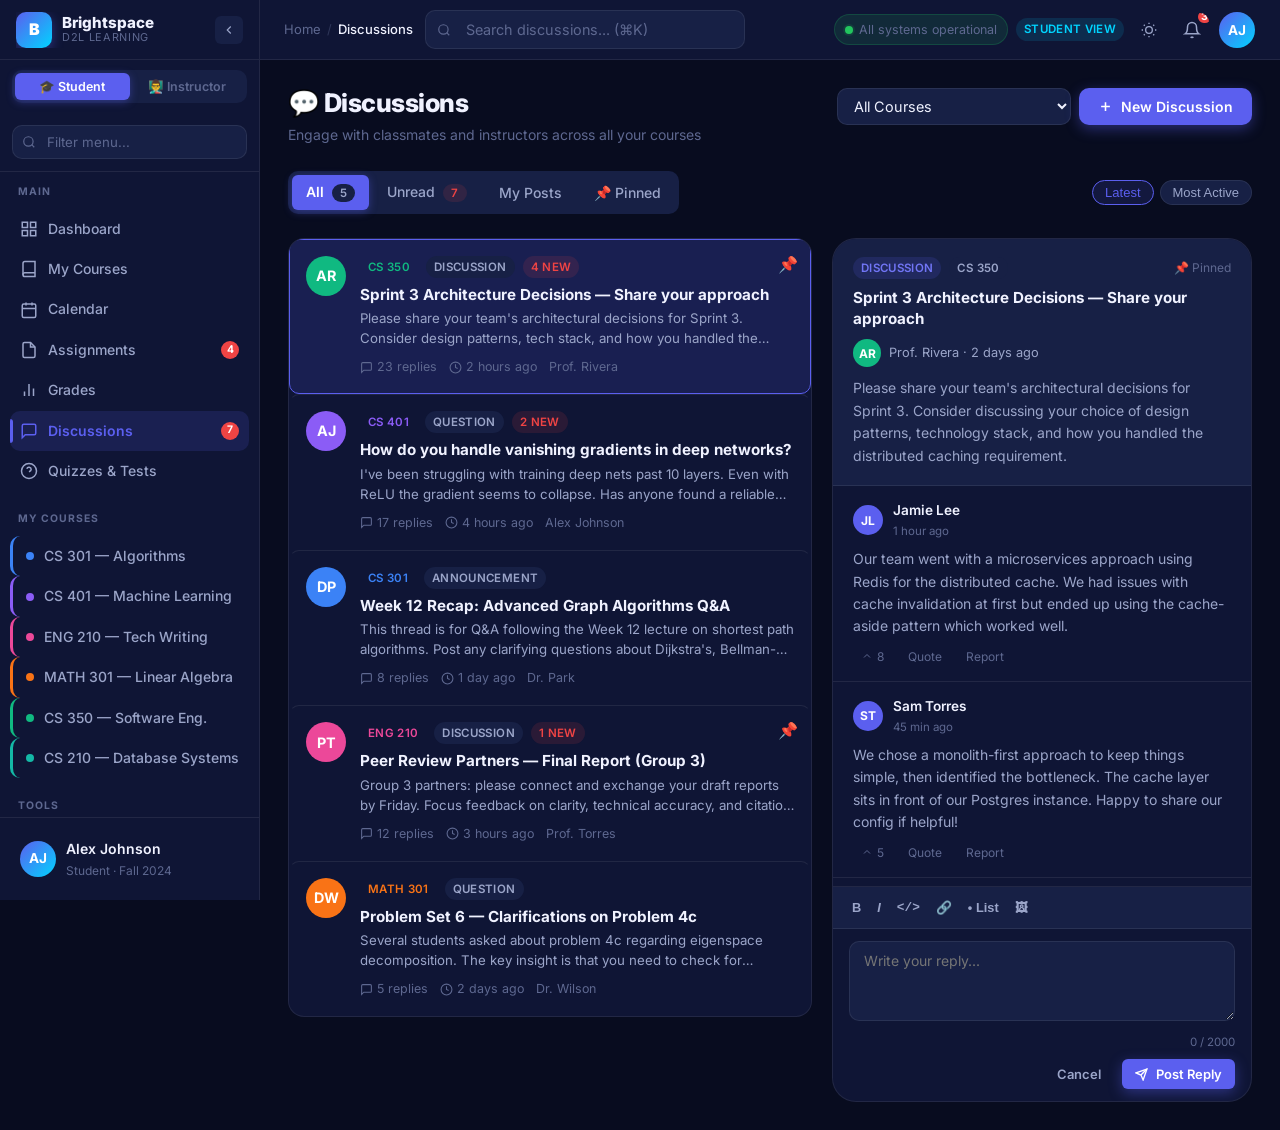
<file: discussions.html>
<!DOCTYPE html>
<html lang="en">
<head>
  <meta charset="UTF-8"/><meta name="viewport" content="width=device-width, initial-scale=1.0"/>
  <meta name="description" content="Discussions — Brightspace LMS. Engage with your classmates and instructors through course discussions."/>
  <title>Discussions — Brightspace LMS</title>
  <link rel="preconnect" href="https://fonts.googleapis.com"/>
  <link href="https://fonts.googleapis.com/css2?family=Inter:wght@300;400;500;600;700;800&display=swap" rel="stylesheet"/>
  <link rel="stylesheet" href="css/design-system.css"/>
  <link rel="stylesheet" href="css/layout.css"/>
  <link rel="stylesheet" href="css/animations.css"/>
  <style>
    .discussions-layout { display: grid; grid-template-columns: 1fr 420px; gap: 20px; align-items: start; }
    .thread-item {
      display: flex; gap: 14px; padding: 16px;
      border-radius: var(--radius-md); cursor: pointer;
      transition: all var(--transition-fast); border: 1px solid transparent;
      position: relative;
    }
    .thread-item:hover { background: var(--bg-elevated); border-color: var(--border); }
    .thread-item.selected { background: var(--primary-light); border-color: var(--primary); }
    .thread-item + .thread-item { border-top: 1px solid var(--border); }
    .thread-left { flex-shrink: 0; display: flex; flex-direction: column; align-items: center; gap: 6px; }
    .thread-avatar { width: 40px; height: 40px; border-radius: 50%; display: flex; align-items: center; justify-content: center; font-weight: 700; font-size: 0.9rem; color: #fff; flex-shrink: 0; }
    .thread-body { flex: 1; min-width: 0; }
    .thread-title { font-size: 0.95rem; font-weight: 700; color: var(--text-primary); line-height: 1.4; margin-bottom: 4px; }
    .thread-meta { display: flex; align-items: center; gap: 8px; flex-wrap: wrap; margin-bottom: 6px; }
    .thread-preview { font-size: 0.83rem; color: var(--text-secondary); line-height: 1.5; overflow: hidden; display: -webkit-box; -webkit-line-clamp: 2; -webkit-box-orient: vertical; }
    .thread-stats { display: flex; align-items: center; gap: 12px; margin-top: 8px; }
    .thread-stat { display: flex; align-items: center; gap: 4px; font-size: 0.78rem; color: var(--text-muted); }
    .pin-icon { position: absolute; top: 12px; right: 12px; color: var(--warning); }

    /* Reply panel */
    .reply-panel { background: var(--bg-surface); border: 1px solid var(--border); border-radius: var(--radius-xl); overflow: hidden; position: sticky; top: 20px; }
    .reply-panel-header { padding: 18px 20px; border-bottom: 1px solid var(--border); background: var(--bg-elevated); }
    .reply-list { max-height: 400px; overflow-y: auto; }
    .reply-item { padding: 14px 20px; border-bottom: 1px solid var(--border); }
    .reply-item:last-child { border-bottom: none; }
    .reply-header { display: flex; align-items: center; gap: 10px; margin-bottom: 8px; }
    .reply-body { font-size: 0.875rem; color: var(--text-secondary); line-height: 1.6; }
    .reply-actions { display: flex; align-items: center; gap: 8px; margin-top: 8px; }
    .reply-action-btn { display: flex; align-items: center; gap: 4px; font-size: 0.75rem; color: var(--text-muted); background: none; border: none; cursor: pointer; padding: 3px 8px; border-radius: var(--radius-sm); transition: all var(--transition-fast); font-family: var(--font); }
    .reply-action-btn:hover { background: var(--bg-elevated); color: var(--text-primary); }
    .rich-toolbar { display: flex; align-items: center; gap: 2px; padding: 8px 12px; background: var(--bg-elevated); border-bottom: 1px solid var(--border); flex-wrap: wrap; }
    .rich-btn { border: none; background: none; color: var(--text-secondary); padding: 5px 7px; border-radius: var(--radius-sm); cursor: pointer; font-size: 0.8rem; font-weight: 700; transition: all var(--transition-fast); }
    .rich-btn:hover { background: var(--bg-hover); color: var(--text-primary); }
    .reply-input-area { padding: 12px 16px; }
    .reply-textarea { width: 100%; background: var(--bg-elevated); border: 1px solid var(--border); border-radius: var(--radius-md); padding: 10px 14px; color: var(--text-primary); font-family: var(--font); font-size: 0.875rem; resize: vertical; min-height: 80px; outline: none; transition: border-color var(--transition-fast); }
    .reply-textarea:focus { border-color: var(--primary); box-shadow: 0 0 0 3px var(--primary-light); }
    .char-count { font-size: 0.72rem; color: var(--text-muted); text-align: right; margin-top: 4px; }
  </style>
</head>
<body>
<div class="app-shell" id="appShell">
  <aside class="sidebar" id="sidebar" role="navigation" aria-label="Main navigation">
    <div class="sidebar-header">
      <a href="index.html" class="logo" aria-label="Brightspace LMS home">
        <div class="logo-icon" aria-hidden="true">B</div>
        <div class="logo-text"><span class="brand">Brightspace</span><span class="sub">D2L Learning</span></div>
      </a>
      <button class="sidebar-toggle" id="sidebarToggle" aria-label="Collapse sidebar">
        <svg width="14" height="14" fill="none" stroke="currentColor" stroke-width="2" viewBox="0 0 24 24"><polyline points="15 18 9 12 15 6"/></svg>
      </button>
    </div>
    <div class="role-toggle" role="group" aria-label="Switch user role">
      <button class="role-btn" data-role-btn="student">🎓 Student</button>
      <button class="role-btn" data-role-btn="instructor">👨‍🏫 Instructor</button>
    </div>
    <div class="sidebar-search">
      <div class="input-group">
        <svg class="input-icon" width="14" height="14" fill="none" stroke="currentColor" stroke-width="2" viewBox="0 0 24 24"><circle cx="11" cy="11" r="8"/><path d="m21 21-4.35-4.35"/></svg>
        <input type="search" class="input" id="sidebarSearch" placeholder="Filter menu..." aria-label="Filter navigation"/>
      </div>
    </div>
    <div class="sidebar-scroll">
      <nav class="nav-section" aria-label="Main">
        <div class="nav-section-label">Main</div>
        <a href="index.html" class="nav-item" data-page="index.html"><svg width="18" height="18" fill="none" stroke="currentColor" stroke-width="2" viewBox="0 0 24 24"><rect x="3" y="3" width="7" height="7"/><rect x="14" y="3" width="7" height="7"/><rect x="3" y="14" width="7" height="7"/><rect x="14" y="14" width="7" height="7"/></svg><span class="nav-label">Dashboard</span></a>
        <a href="courses.html" class="nav-item" data-page="courses.html"><svg width="18" height="18" fill="none" stroke="currentColor" stroke-width="2" viewBox="0 0 24 24"><path d="M4 19.5A2.5 2.5 0 0 1 6.5 17H20"/><path d="M6.5 2H20v20H6.5A2.5 2.5 0 0 1 4 19.5v-15A2.5 2.5 0 0 1 6.5 2z"/></svg><span class="nav-label">My Courses</span></a>
        <a href="calendar.html" class="nav-item" data-page="calendar.html"><svg width="18" height="18" fill="none" stroke="currentColor" stroke-width="2" viewBox="0 0 24 24"><rect x="3" y="4" width="18" height="18" rx="2"/><line x1="16" y1="2" x2="16" y2="6"/><line x1="8" y1="2" x2="8" y2="6"/><line x1="3" y1="10" x2="21" y2="10"/></svg><span class="nav-label">Calendar</span></a>
        <a href="assignments.html" class="nav-item" data-page="assignments.html"><svg width="18" height="18" fill="none" stroke="currentColor" stroke-width="2" viewBox="0 0 24 24"><path d="M14 2H6a2 2 0 0 0-2 2v16a2 2 0 0 0 2 2h12a2 2 0 0 0 2-2V8z"/><polyline points="14 2 14 8 20 8"/></svg><span class="nav-label">Assignments</span><span class="nav-badge">4</span></a>
        <a href="grades.html" class="nav-item" data-page="grades.html"><svg width="18" height="18" fill="none" stroke="currentColor" stroke-width="2" viewBox="0 0 24 24"><line x1="18" y1="20" x2="18" y2="10"/><line x1="12" y1="20" x2="12" y2="4"/><line x1="6" y1="20" x2="6" y2="14"/></svg><span class="nav-label">Grades</span></a>
        <a href="discussions.html" class="nav-item" data-page="discussions.html"><svg width="18" height="18" fill="none" stroke="currentColor" stroke-width="2" viewBox="0 0 24 24"><path d="M21 15a2 2 0 0 1-2 2H7l-4 4V5a2 2 0 0 1 2-2h14a2 2 0 0 1 2 2z"/></svg><span class="nav-label">Discussions</span><span class="nav-badge">7</span></a>
        <a href="quizzes.html" class="nav-item" data-page="quizzes.html"><svg width="18" height="18" fill="none" stroke="currentColor" stroke-width="2" viewBox="0 0 24 24"><circle cx="12" cy="12" r="10"/><path d="M9.09 9a3 3 0 0 1 5.83 1c0 2-3 3-3 3"/><line x1="12" y1="17" x2="12.01" y2="17"/></svg><span class="nav-label">Quizzes &amp; Tests</span></a>
      </nav>
      <nav class="nav-section" aria-label="Courses">
        <div class="nav-section-label">My Courses</div>
        <a href="course-home.html?id=cs301" class="nav-item" style="border-left:3px solid var(--course-blue);padding-left:13px"><span style="width:8px;height:8px;border-radius:50%;background:var(--course-blue);flex-shrink:0"></span><span class="nav-label">CS 301 — Algorithms</span></a>
        <a href="course-home.html?id=cs401" class="nav-item" style="border-left:3px solid var(--course-purple);padding-left:13px"><span style="width:8px;height:8px;border-radius:50%;background:var(--course-purple);flex-shrink:0"></span><span class="nav-label">CS 401 — Machine Learning</span></a>
        <a href="course-home.html?id=eng210" class="nav-item" style="border-left:3px solid var(--course-pink);padding-left:13px"><span style="width:8px;height:8px;border-radius:50%;background:var(--course-pink);flex-shrink:0"></span><span class="nav-label">ENG 210 — Tech Writing</span></a>
        <a href="course-home.html?id=math301" class="nav-item" style="border-left:3px solid var(--course-orange);padding-left:13px"><span style="width:8px;height:8px;border-radius:50%;background:var(--course-orange);flex-shrink:0"></span><span class="nav-label">MATH 301 — Linear Algebra</span></a>
        <a href="course-home.html?id=cs350" class="nav-item" style="border-left:3px solid var(--course-green);padding-left:13px"><span style="width:8px;height:8px;border-radius:50%;background:var(--course-green);flex-shrink:0"></span><span class="nav-label">CS 350 — Software Eng.</span></a>
        <a href="course-home.html?id=cs210" class="nav-item" style="border-left:3px solid var(--course-teal);padding-left:13px"><span style="width:8px;height:8px;border-radius:50%;background:var(--course-teal);flex-shrink:0"></span><span class="nav-label">CS 210 — Database Systems</span></a>
      </nav>
      <nav class="nav-section" aria-label="Tools">
        <div class="nav-section-label">Tools</div>
        <a href="content.html" class="nav-item" data-page="content.html"><svg width="18" height="18" fill="none" stroke="currentColor" stroke-width="2" viewBox="0 0 24 24"><path d="M2 3h6a4 4 0 0 1 4 4v14a3 3 0 0 0-3-3H2z"/><path d="M22 3h-6a4 4 0 0 0-4 4v14a3 3 0 0 1 3-3h7z"/></svg><span class="nav-label">Course Content</span></a>
        <a href="#" class="nav-item" onclick="Toast.show('ePortfolio opened','info');return false"><svg width="18" height="18" fill="none" stroke="currentColor" stroke-width="2" viewBox="0 0 24 24"><rect x="2" y="7" width="20" height="14" rx="2"/><path d="M16 21V5a2 2 0 0 0-2-2h-4a2 2 0 0 0-2 2v16"/></svg><span class="nav-label">ePortfolio</span></a>
        <a href="#" class="nav-item" onclick="Toast.show('Awards &amp; Badges','info');return false"><svg width="18" height="18" fill="none" stroke="currentColor" stroke-width="2" viewBox="0 0 24 24"><circle cx="12" cy="8" r="6"/><path d="M15.477 12.89L17 22l-5-3-5 3 1.523-9.11"/></svg><span class="nav-label">Awards &amp; Badges</span></a>
        <a href="#" class="nav-item" onclick="Toast.show('Surveys opened','info');return false"><svg width="18" height="18" fill="none" stroke="currentColor" stroke-width="2" viewBox="0 0 24 24"><path d="M14 2H6a2 2 0 0 0-2 2v16a2 2 0 0 0 2 2h12a2 2 0 0 0 2-2V8z"/><polyline points="14 2 14 8 20 8"/></svg><span class="nav-label">Surveys</span></a>
        <a href="#" class="nav-item" onclick="Toast.show('Checklists opened','info');return false"><svg width="18" height="18" fill="none" stroke="currentColor" stroke-width="2" viewBox="0 0 24 24"><polyline points="9 11 12 14 22 4"/><path d="M21 12v7a2 2 0 0 1-2 2H5a2 2 0 0 1-2-2V5a2 2 0 0 1 2-2h11"/></svg><span class="nav-label">Checklists</span></a>
        <a href="#" class="nav-item" onclick="Toast.show('Groups opened','info');return false"><svg width="18" height="18" fill="none" stroke="currentColor" stroke-width="2" viewBox="0 0 24 24"><path d="M17 21v-2a4 4 0 0 0-4-4H5a4 4 0 0 0-4 4v2"/><circle cx="9" cy="7" r="4"/><path d="M23 21v-2a4 4 0 0 0-3-3.87"/><path d="M16 3.13a4 4 0 0 1 0 7.75"/></svg><span class="nav-label">Groups</span></a>
      </nav>
    </div>
    <div class="sidebar-bottom">
      <a href="profile.html" class="sidebar-bottom-info" aria-label="View your profile">
        <div class="avatar-placeholder" style="width:36px;height:36px;font-size:0.85rem" id="sidebarAvatar">AJ</div>
        <div class="info-text"><div class="name" id="sidebarName">Alex Johnson</div><div class="role-text" id="sidebarRole">Student · Fall 2024</div></div>
      </a>
    </div>
  </aside>

  <header class="topbar" role="banner">
    <div class="topbar-left">
      <button class="btn btn-icon" id="mobileSidebarToggle" aria-label="Open navigation menu" style="display:none">
        <svg width="18" height="18" fill="none" stroke="currentColor" stroke-width="2" viewBox="0 0 24 24"><line x1="3" y1="12" x2="21" y2="12"/><line x1="3" y1="6" x2="21" y2="6"/><line x1="3" y1="18" x2="21" y2="18"/></svg>
      </button>
      <nav aria-label="Breadcrumb" class="breadcrumbs">
        <a href="index.html">Home</a><span class="sep" aria-hidden="true">/</span>
        <span class="current" aria-current="page">Discussions</span>
      </nav>
      <div class="input-group" style="max-width:320px;flex:1" role="search">
        <svg class="input-icon" width="14" height="14" fill="none" stroke="currentColor" stroke-width="2" viewBox="0 0 24 24"><circle cx="11" cy="11" r="8"/><path d="m21 21-4.35-4.35"/></svg>
        <input type="search" class="input" id="globalSearch" placeholder="Search discussions... (⌘K)" aria-label="Search Brightspace"/>
      </div>
    </div>
    <div class="topbar-right">
      <div id="systemStatus" class="system-status" role="status" aria-live="polite"><span class="status-dot online"></span> All systems operational</div>
      <span class="badge badge-accent" id="roleBadge">Student View</span>
      <button class="btn btn-icon" id="themeToggle" aria-label="Toggle theme">
        <svg width="16" height="16" fill="none" stroke="currentColor" stroke-width="2" viewBox="0 0 24 24"><circle cx="12" cy="12" r="5"/><path d="M12 1v2M12 21v2M4.22 4.22l1.42 1.42M18.36 18.36l1.42 1.42M1 12h2M21 12h2M4.22 19.78l1.42-1.42M18.36 5.64l1.42-1.42"/></svg>
      </button>
      <div class="dropdown" style="position:relative">
        <button class="btn btn-icon" id="notifBell" aria-label="Notifications — 3 unread" aria-expanded="false" aria-haspopup="true">
          <svg width="18" height="18" fill="none" stroke="currentColor" stroke-width="2" viewBox="0 0 24 24"><path d="M18 8A6 6 0 0 0 6 8c0 7-3 9-3 9h18s-3-2-3-9"/><path d="M13.73 21a2 2 0 0 1-3.46 0"/></svg>
          <span class="notif-count" aria-hidden="true">3</span>
        </button>
        <div class="notif-panel" id="notifPanel" role="dialog" aria-label="Notifications" aria-hidden="true">
          <div class="notif-panel-header"><h3 style="font-size:0.95rem;font-weight:700">Notifications</h3><button class="btn btn-ghost btn-sm" id="markAllRead">Mark all read</button></div>
          <div class="notif-list">
            <div class="notif-item unread" onclick="Toast.show('Opening...','info')"><div style="font-size:1.2rem">📢</div><div class="notif-item-content"><div class="notif-item-title">Quiz 3 Moved to Friday — CS 401</div><div class="notif-item-time">10 min ago</div></div></div>
            <div class="notif-item unread" onclick="Toast.show('Opening...','success')"><div style="font-size:1.2rem">✅</div><div class="notif-item-content"><div class="notif-item-title">Assignment 3 Graded — CS 301</div><div class="notif-item-time">2 hours ago</div></div></div>
            <div class="notif-item unread"><div style="font-size:1.2rem">💬</div><div class="notif-item-content"><div class="notif-item-title">New Reply in Sprint 3 — CS 350</div><div class="notif-item-time">5 hours ago</div></div></div>
          </div>
        </div>
      </div>
      <div class="dropdown">
        <button class="btn btn-icon" data-dropdown-trigger aria-label="User menu" aria-expanded="false" style="padding:0">
          <div class="avatar-placeholder" style="width:36px;height:36px;font-size:0.85rem">AJ</div>
        </button>
        <div class="dropdown-menu" role="menu">
          <div style="padding:10px 12px 6px;border-bottom:1px solid var(--border)"><div style="font-weight:600;font-size:0.875rem">Alex Johnson</div><div style="font-size:0.78rem;color:var(--text-muted)">alex.johnson@university.edu</div></div>
          <a href="profile.html" class="dropdown-item" role="menuitem"><svg width="15" height="15" fill="none" stroke="currentColor" stroke-width="2" viewBox="0 0 24 24"><path d="M20 21v-2a4 4 0 0 0-4-4H8a4 4 0 0 0-4 4v2"/><circle cx="12" cy="7" r="4"/></svg>Profile &amp; Settings</a>
          <div class="dropdown-divider"></div>
          <div class="dropdown-item danger" onclick="Toast.show('Signed out.','warning')"><svg width="15" height="15" fill="none" stroke="currentColor" stroke-width="2" viewBox="0 0 24 24"><path d="M9 21H5a2 2 0 0 1-2-2V5a2 2 0 0 1 2-2h4"/><polyline points="16 17 21 12 16 7"/><line x1="21" y1="12" x2="9" y2="12"/></svg>Sign out</div>
        </div>
      </div>
    </div>
  </header>

  <main class="main-content" id="mainContent" role="main" aria-label="Discussions">
    <div class="page-header stagger-1">
      <div class="page-header-left">
        <h1 class="page-title">💬 Discussions</h1>
        <p class="page-subtitle">Engage with classmates and instructors across all your courses</p>
      </div>
      <div class="page-header-actions">
        <select class="input" style="width:auto;padding:8px 12px" aria-label="Filter by course" id="courseFilter">
          <option value="all">All Courses</option>
          <option value="cs350">CS 350 — Software Eng.</option>
          <option value="cs401">CS 401 — Machine Learning</option>
          <option value="cs301">CS 301 — Algorithms</option>
          <option value="eng210">ENG 210 — Tech Writing</option>
          <option value="math301">MATH 301 — Linear Algebra</option>
        </select>
        <button class="btn btn-primary" onclick="openModal('newDiscussionModal')" aria-label="Create new discussion">
          <svg width="15" height="15" fill="none" stroke="currentColor" stroke-width="2.5" viewBox="0 0 24 24"><line x1="12" y1="5" x2="12" y2="19"/><line x1="5" y1="12" x2="19" y2="12"/></svg>
          New Discussion
        </button>
      </div>
    </div>

    <!-- Filter Tabs -->
    <div class="stagger-2" style="display:flex;align-items:center;gap:8px;flex-wrap:wrap">
      <div class="tabs" style="flex:none" role="tablist" aria-label="Discussion filters" data-tabs>
        <button class="tab active" data-tab="all" role="tab" aria-selected="true" id="tab-all">All <span class="badge badge-muted" style="margin-left:4px">5</span></button>
        <button class="tab" data-tab="unread" role="tab" aria-selected="false" id="tab-unread">Unread <span class="badge badge-danger" style="margin-left:4px">7</span></button>
        <button class="tab" data-tab="mine" role="tab" aria-selected="false" id="tab-mine">My Posts</button>
        <button class="tab" data-tab="pinned" role="tab" aria-selected="false" id="tab-pinned">📌 Pinned</button>
      </div>
      <div style="display:flex;gap:6px;margin-left:auto">
        <button class="chip active" onclick="Toast.show('Sorted by Latest','info')">Latest</button>
        <button class="chip" onclick="Toast.show('Sorted by Most Replies','info')">Most Active</button>
      </div>
    </div>

    <div class="discussions-layout stagger-3">
      <!-- Thread List -->
      <div>
        <div class="card" style="padding:0;overflow:hidden">
          <div id="threadList" role="list" aria-label="Discussion threads"></div>
        </div>
      </div>

      <!-- Reply Panel -->
      <div>
        <div class="reply-panel" id="replyPanel">
          <div class="reply-panel-header" id="replyPanelHeader">
            <div style="display:flex;align-items:center;gap:8px;margin-bottom:8px">
              <span class="badge badge-primary">Discussion</span>
              <span class="badge badge-muted">CS 350</span>
              <span style="margin-left:auto;font-size:0.75rem;color:var(--text-muted)">📌 Pinned</span>
            </div>
            <h3 style="font-size:0.95rem;font-weight:700;color:var(--text-primary);line-height:1.4" id="replyPanelTitle">Sprint 3 Architecture Decisions — Share your approach</h3>
            <div style="display:flex;align-items:center;gap:8px;margin-top:10px">
              <div class="avatar-placeholder" style="width:28px;height:28px;font-size:0.75rem;background:var(--course-green)">AR</div>
              <span style="font-size:0.8rem;color:var(--text-secondary)">Prof. Rivera · 2 days ago</span>
            </div>
            <p style="margin-top:10px;font-size:0.875rem;line-height:1.6">Please share your team's architectural decisions for Sprint 3. Consider discussing your choice of design patterns, technology stack, and how you handled the distributed caching requirement.</p>
          </div>
          <div class="reply-list" id="replyList" role="list" aria-label="Replies"></div>
          <!-- Reply composer -->
          <div style="border-top:1px solid var(--border)">
            <div class="rich-toolbar" role="toolbar" aria-label="Text formatting">
              <button class="rich-btn" onclick="Toast.show('Bold formatting','info')" aria-label="Bold"><b>B</b></button>
              <button class="rich-btn" onclick="Toast.show('Italic formatting','info')" aria-label="Italic"><i>I</i></button>
              <button class="rich-btn" onclick="Toast.show('Code formatting','info')" aria-label="Code" style="font-family:monospace">&lt;/&gt;</button>
              <button class="rich-btn" onclick="Toast.show('Link','info')" aria-label="Insert link">🔗</button>
              <button class="rich-btn" onclick="Toast.show('Bullet list','info')" aria-label="Bullet list">• List</button>
              <button class="rich-btn" onclick="Toast.show('Insert image','info')" aria-label="Insert image">🖼</button>
            </div>
            <div class="reply-input-area">
              <textarea class="reply-textarea" id="replyText" placeholder="Write your reply..." aria-label="Write a reply" maxlength="2000" oninput="updateChar()"></textarea>
              <div class="char-count" id="charCount">0 / 2000</div>
              <div style="display:flex;gap:8px;margin-top:8px;justify-content:flex-end">
                <button class="btn btn-ghost btn-sm" onclick="document.getElementById('replyText').value='';updateChar()">Cancel</button>
                <button class="btn btn-primary btn-sm" onclick="postReply()">
                  <svg width="13" height="13" fill="none" stroke="currentColor" stroke-width="2.5" viewBox="0 0 24 24"><line x1="22" y1="2" x2="11" y2="13"/><polygon points="22 2 15 22 11 13 2 9 22 2"/></svg>
                  Post Reply
                </button>
              </div>
            </div>
          </div>
        </div>
      </div>
    </div>
  </main>
</div>

<!-- New Discussion Modal -->
<div class="modal-overlay" id="newDiscussionModal" aria-hidden="true" role="dialog" aria-labelledby="newDiscTitle">
  <div class="modal">
    <div style="display:flex;align-items:center;justify-content:space-between;margin-bottom:20px">
      <h2 id="newDiscTitle" style="font-size:1.2rem">New Discussion</h2>
      <button class="btn btn-icon" onclick="closeModal('newDiscussionModal')" aria-label="Close modal">
        <svg width="16" height="16" fill="none" stroke="currentColor" stroke-width="2" viewBox="0 0 24 24"><line x1="18" y1="6" x2="6" y2="18"/><line x1="6" y1="6" x2="18" y2="18"/></svg>
      </button>
    </div>
    <div style="display:flex;flex-direction:column;gap:14px">
      <div>
        <label style="font-size:0.85rem;font-weight:600;color:var(--text-secondary);display:block;margin-bottom:6px">Course *</label>
        <select class="input" aria-required="true">
          <option>CS 350 — Software Engineering</option>
          <option>CS 401 — Machine Learning</option>
          <option>CS 301 — Algorithms</option>
          <option>ENG 210 — Technical Writing</option>
        </select>
      </div>
      <div>
        <label style="font-size:0.85rem;font-weight:600;color:var(--text-secondary);display:block;margin-bottom:6px">Type *</label>
        <div style="display:flex;gap:8px">
          <button class="chip active" onclick="this.parentElement.querySelectorAll('.chip').forEach(c=>c.classList.remove('active'));this.classList.add('active')">Discussion</button>
          <button class="chip" onclick="this.parentElement.querySelectorAll('.chip').forEach(c=>c.classList.remove('active'));this.classList.add('active')">Question</button>
          <button class="chip" onclick="this.parentElement.querySelectorAll('.chip').forEach(c=>c.classList.remove('active'));this.classList.add('active')">Announcement</button>
        </div>
      </div>
      <div>
        <label for="discTitle" style="font-size:0.85rem;font-weight:600;color:var(--text-secondary);display:block;margin-bottom:6px">Title *</label>
        <input type="text" class="input" id="discTitle" placeholder="Enter a clear, descriptive title..." aria-required="true"/>
      </div>
      <div>
        <label for="discBody" style="font-size:0.85rem;font-weight:600;color:var(--text-secondary);display:block;margin-bottom:6px">Body *</label>
        <textarea class="reply-textarea" id="discBody" placeholder="Write your post here..." style="min-height:120px" aria-required="true"></textarea>
      </div>
      <div style="display:flex;align-items:center;gap:8px">
        <input type="checkbox" id="discAnon" style="accent-color:var(--primary)"/>
        <label for="discAnon" style="font-size:0.875rem;color:var(--text-secondary)">Post anonymously</label>
      </div>
      <div style="display:flex;gap:8px;justify-content:flex-end;padding-top:8px">
        <button class="btn btn-secondary" onclick="closeModal('newDiscussionModal')">Cancel</button>
        <button class="btn btn-primary" onclick="submitDiscussion()">Post Discussion</button>
      </div>
    </div>
  </div>
</div>

<a href="#mainContent" style="position:fixed;top:-100%;left:16px;z-index:9999;padding:8px 16px;background:var(--primary);color:#fff;border-radius:0 0 var(--radius-md) var(--radius-md);font-weight:600;text-decoration:none;transition:top 0.2s" onblur="this.style.top='-100%'" onfocus="this.style.top='0'">Skip to main content</a>

<script src="js/data.js"></script>
<script src="js/navigation.js"></script>
<script>
const threads = [
  { id:'d1', course:'CS 350', courseColor:'var(--course-green)', courseId:'cs350', title:'Sprint 3 Architecture Decisions — Share your approach', author:'Prof. Rivera', initials:'AR', time:'2 hours ago', replies:23, unread:4, pinned:true, type:'Discussion', preview:"Please share your team's architectural decisions for Sprint 3. Consider design patterns, tech stack, and how you handled the distributed caching requirement." },
  { id:'d2', course:'CS 401', courseColor:'var(--course-purple)', courseId:'cs401', title:'How do you handle vanishing gradients in deep networks?', author:'Alex Johnson', initials:'AJ', time:'4 hours ago', replies:17, unread:2, pinned:false, type:'Question', preview:"I've been struggling with training deep nets past 10 layers. Even with ReLU the gradient seems to collapse. Has anyone found a reliable strategy beyond batch norm?" },
  { id:'d3', course:'CS 301', courseColor:'var(--course-blue)', courseId:'cs301', title:'Week 12 Recap: Advanced Graph Algorithms Q&A', author:'Dr. Park', initials:'DP', time:'1 day ago', replies:8, unread:0, pinned:false, type:'Announcement', preview:"This thread is for Q&A following the Week 12 lecture on shortest path algorithms. Post any clarifying questions about Dijkstra's, Bellman-Ford, or A* here." },
  { id:'d4', course:'ENG 210', courseColor:'var(--course-pink)', courseId:'eng210', title:'Peer Review Partners — Final Report (Group 3)', author:'Prof. Torres', initials:'PT', time:'3 hours ago', replies:12, unread:1, pinned:true, type:'Discussion', preview:"Group 3 partners: please connect and exchange your draft reports by Friday. Focus feedback on clarity, technical accuracy, and citation format." },
  { id:'d5', course:'MATH 301', courseColor:'var(--course-orange)', courseId:'math301', title:'Problem Set 6 — Clarifications on Problem 4c', author:'Dr. Wilson', initials:'DW', time:'2 days ago', replies:5, unread:0, pinned:false, type:'Question', preview:"Several students asked about problem 4c regarding eigenspace decomposition. The key insight is that you need to check for algebraic vs geometric multiplicity separately." }
];

const sampleReplies = [
  { author:'Jamie Lee', initials:'JL', time:'1 hour ago', body:'Our team went with a microservices approach using Redis for the distributed cache. We had issues with cache invalidation at first but ended up using the cache-aside pattern which worked well.', upvotes:8 },
  { author:'Sam Torres', initials:'ST', time:'45 min ago', body:'We chose a monolith-first approach to keep things simple, then identified the bottleneck. The cache layer sits in front of our Postgres instance. Happy to share our config if helpful!', upvotes:5 },
  { author:'Prof. Rivera', initials:'AR', time:'30 min ago', body:'Both approaches are valid. The key consideration is consistency model — make sure your cache invalidation strategy aligns with your consistency requirements. See the lecture notes from Week 10 for details.', upvotes:12 }
];

function renderThreads(filter='all') {
  const list = document.getElementById('threadList');
  let filtered = threads;
  if(filter==='unread') filtered = threads.filter(t=>t.unread>0);
  if(filter==='mine') filtered = threads.filter(t=>t.author==='Alex Johnson');
  if(filter==='pinned') filtered = threads.filter(t=>t.pinned);
  const cFilter = document.getElementById('courseFilter')?.value;
  if(cFilter && cFilter!=='all') filtered = filtered.filter(t=>t.courseId===cFilter);
  
  if(!filtered.length) { list.innerHTML='<div class="empty-state"><svg width="48" height="48" fill="none" stroke="currentColor" stroke-width="1.5" viewBox="0 0 24 24"><path d="M21 15a2 2 0 0 1-2 2H7l-4 4V5a2 2 0 0 1 2-2h14a2 2 0 0 1 2 2z"/></svg><p>No discussions found for this filter.</p></div>'; return; }
  
  list.innerHTML = filtered.map((t,i)=>`
    <div class="thread-item ${i===0?'selected':''}" role="listitem" tabindex="0" onclick="selectThread(${i})" onkeydown="if(event.key==='Enter'||event.key===' ')selectThread(${i})" aria-label="${t.title}${t.unread?', '+t.unread+' unread':''}" style="animation:fadeInUp 0.3s ease ${i*0.05}s both">
      ${t.pinned?'<div class="pin-icon" aria-label="Pinned thread" title="Pinned">📌</div>':''}
      <div class="thread-left">
        <div class="thread-avatar" style="background:${t.courseColor}">${t.initials}</div>
      </div>
      <div class="thread-body">
        <div class="thread-meta">
          <span class="badge" style="background:${t.courseColor}22;color:${t.courseColor}">${t.course}</span>
          <span class="badge badge-muted">${t.type}</span>
          ${t.unread?`<span class="badge badge-danger">${t.unread} new</span>`:''}
        </div>
        <div class="thread-title">${t.title}</div>
        <div class="thread-preview">${t.preview}</div>
        <div class="thread-stats">
          <span class="thread-stat">
            <svg width="13" height="13" fill="none" stroke="currentColor" stroke-width="2" viewBox="0 0 24 24"><path d="M21 15a2 2 0 0 1-2 2H7l-4 4V5a2 2 0 0 1 2-2h14a2 2 0 0 1 2 2z"/></svg>
            ${t.replies} replies
          </span>
          <span class="thread-stat">
            <svg width="13" height="13" fill="none" stroke="currentColor" stroke-width="2" viewBox="0 0 24 24"><circle cx="12" cy="12" r="10"/><polyline points="12 6 12 12 16 14"/></svg>
            ${t.time}
          </span>
          <span class="thread-stat">${t.author}</span>
        </div>
      </div>
    </div>`).join('');
}

function selectThread(idx) {
  document.querySelectorAll('.thread-item').forEach((el,i)=>el.classList.toggle('selected',i===idx));
  const t = threads[idx]||threads[0];
  document.getElementById('replyPanelTitle').textContent = t.title;
  renderReplies();
}

function renderReplies() {
  const list = document.getElementById('replyList');
  list.innerHTML = sampleReplies.map(r=>`
    <div class="reply-item" role="listitem">
      <div class="reply-header">
        <div class="avatar-placeholder" style="width:30px;height:30px;font-size:0.75rem;background:var(--primary)">${r.initials}</div>
        <div>
          <div style="font-size:0.85rem;font-weight:600;color:var(--text-primary)">${r.author}</div>
          <div style="font-size:0.72rem;color:var(--text-muted)">${r.time}</div>
        </div>
      </div>
      <div class="reply-body">${r.body}</div>
      <div class="reply-actions">
        <button class="reply-action-btn" onclick="this.style.color='var(--primary)';Toast.show('Upvoted!','success')" aria-label="Upvote reply">
          <svg width="12" height="12" fill="none" stroke="currentColor" stroke-width="2" viewBox="0 0 24 24"><polyline points="18 15 12 9 6 15"/></svg>
          ${r.upvotes}
        </button>
        <button class="reply-action-btn" onclick="document.getElementById('replyText').focus();Toast.show('Quoting reply...','info')" aria-label="Quote this reply">Quote</button>
        <button class="reply-action-btn" onclick="Toast.show('Reply reported','warning')" aria-label="Report reply">Report</button>
      </div>
    </div>`).join('');
}

function updateChar() {
  const t = document.getElementById('replyText');
  document.getElementById('charCount').textContent = `${t.value.length} / 2000`;
}

function postReply() {
  const t = document.getElementById('replyText').value.trim();
  if(!t) { Toast.show('Please write a reply first.','warning'); return; }
  Toast.show('Reply posted successfully! ✓','success');
  document.getElementById('replyText').value=''; updateChar();
}

function submitDiscussion() {
  const title = document.getElementById('discTitle').value.trim();
  if(!title) { Toast.show('Please add a title.','warning'); return; }
  Toast.show('Discussion posted successfully! ✓','success');
  closeModal('newDiscussionModal');
}

document.addEventListener('DOMContentLoaded', ()=>{
  renderThreads(); renderReplies();
  document.querySelectorAll('[data-tab]').forEach(tab=>{
    tab.addEventListener('click',()=>{ renderThreads(tab.dataset.tab); });
  });
  document.getElementById('courseFilter')?.addEventListener('change',()=>renderThreads());
});
</script>
</body>
</html>
</file>
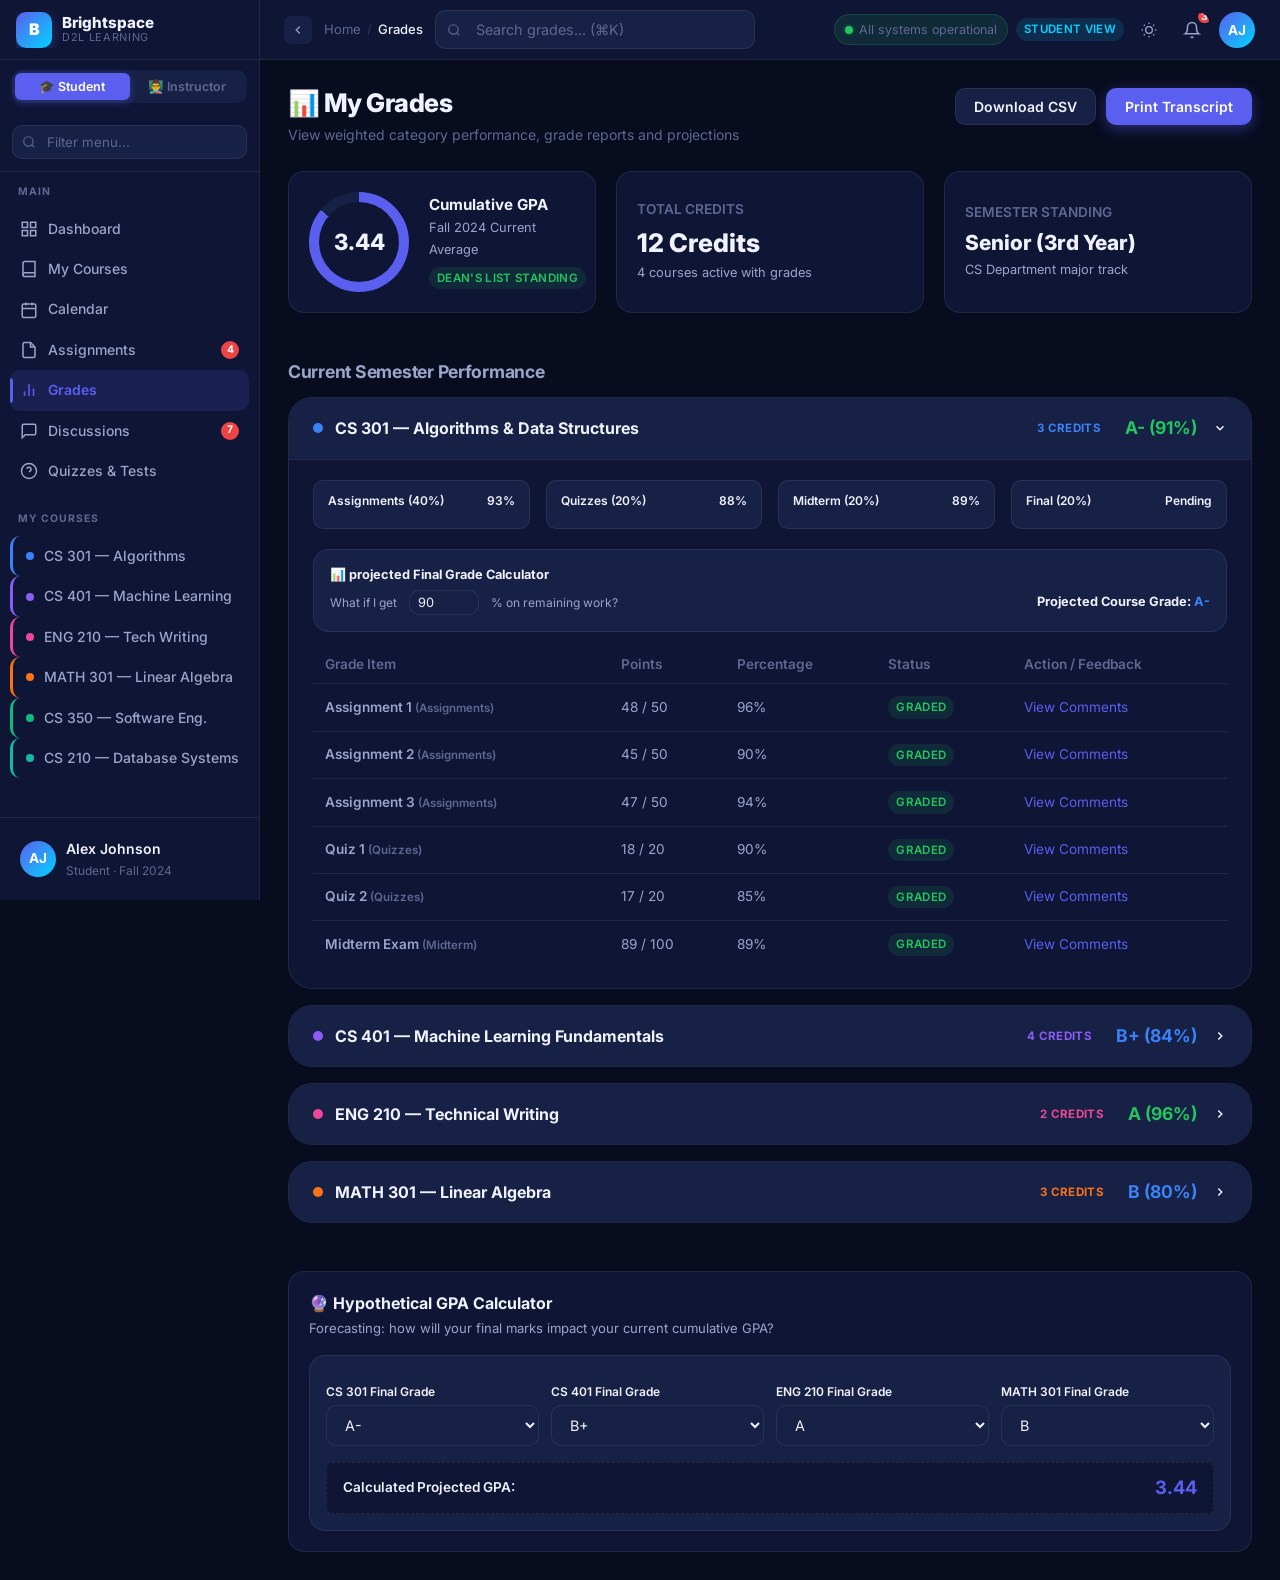
<file: grades.html>
<!DOCTYPE html>
<html lang="en">
<head>
  <meta charset="UTF-8"/>
  <meta name="viewport" content="width=device-width, initial-scale=1.0"/>
  <meta name="description" content="Grades — Brightspace LMS. View course reports, letter grades, GPAs, and weight distribution."/>
  <title>Grades — Brightspace LMS</title>
  <link rel="preconnect" href="https://fonts.googleapis.com"/>
  <link rel="preconnect" href="https://fonts.gstatic.com" crossorigin/>
  <link href="https://fonts.googleapis.com/css2?family=Inter:wght@300;400;500;600;700;800&display=swap" rel="stylesheet"/>
  <link rel="stylesheet" href="css/design-system.css"/>
  <link rel="stylesheet" href="css/layout.css"/>
  <link rel="stylesheet" href="css/animations.css"/>
  <style>
    /* ── Grades Layout & Components ── */
    .summary-grid {
      display: grid;
      grid-template-columns: repeat(auto-fit, minmax(240px, 1fr));
      gap: 20px;
      margin-bottom: 24px;
    }
    
    .gpa-card {
      display: flex;
      align-items: center;
      gap: 20px;
    }
    
    .gpa-ring-large {
      width: 100px;
      height: 100px;
      border-radius: 50%;
      background: conic-gradient(var(--primary) 0deg 324deg, var(--bg-elevated) 324deg 360deg);
      display: flex;
      align-items: center;
      justify-content: center;
      position: relative;
      flex-shrink: 0;
    }
    .gpa-ring-large::before {
      content: '';
      position: absolute;
      inset: 10px;
      border-radius: 50%;
      background: var(--bg-surface);
    }
    .gpa-ring-val {
      position: relative;
      z-index: 1;
      font-size: 1.4rem;
      font-weight: 800;
      color: var(--text-primary);
    }
    
    /* Accordion Details */
    .grade-accordion {
      display: flex;
      flex-direction: column;
      gap: 16px;
    }
    
    .grade-group {
      border: 1px solid var(--border);
      border-radius: var(--radius-xl);
      overflow: hidden;
      background: var(--bg-surface);
      transition: border-color var(--transition-fast);
    }
    .grade-group:hover {
      border-color: rgba(91, 95, 239, 0.4);
    }
    
    .grade-header {
      padding: 16px 24px;
      display: flex;
      align-items: center;
      justify-content: space-between;
      cursor: pointer;
      background: var(--bg-elevated);
      user-select: none;
      flex-wrap: wrap;
      gap: 12px;
    }
    .grade-header-left {
      display: flex;
      align-items: center;
      gap: 12px;
    }
    .grade-header-title {
      font-size: 1rem;
      font-weight: 700;
      color: var(--text-primary);
    }
    .grade-header-right {
      display: flex;
      align-items: center;
      gap: 16px;
    }
    
    .grade-details {
      padding: 20px 24px;
      border-top: 1px solid var(--border);
    }
    
    /* Item Table */
    .grade-table {
      width: 100%;
      border-collapse: collapse;
      font-size: 0.85rem;
      margin-top: 14px;
    }
    .grade-table th {
      text-align: left;
      padding: 8px 12px;
      color: var(--text-muted);
      font-weight: 600;
      border-bottom: 1px solid var(--border);
    }
    .grade-table td {
      padding: 12px;
      border-bottom: 1px solid var(--border);
      color: var(--text-secondary);
    }
    .grade-table tr:last-child td {
      border-bottom: none;
    }
    
    /* Category Progress Bars */
    .category-bars {
      display: grid;
      grid-template-columns: repeat(auto-fit, minmax(200px, 1fr));
      gap: 16px;
      margin-bottom: 20px;
    }
    .cat-bar-item {
      background: var(--bg-elevated);
      padding: 10px 14px;
      border-radius: var(--radius-md);
      border: 1px solid var(--border);
    }
    
    /* Calculator widget */
    .calc-box {
      background: var(--bg-elevated);
      border: 1px solid var(--border);
      border-radius: var(--radius-lg);
      padding: 16px;
      margin-top: 16px;
    }
    .calc-row {
      display: flex;
      gap: 12px;
      align-items: center;
      margin-top: 10px;
      flex-wrap: wrap;
    }
  </style>
</head>
<body>
<div class="app-shell" id="appShell">
  <!-- ═══════════════ SIDEBAR ═══════════════ -->
  <aside class="sidebar" id="sidebar" role="navigation" aria-label="Main navigation">
    <div class="sidebar-header">
      <a href="index.html" class="logo" aria-label="Brightspace LMS home">
        <div class="logo-icon" aria-hidden="true">B</div>
        <div class="logo-text"><span class="brand">Brightspace</span><span class="sub">D2L Learning</span></div>
      </a>

    </div>
    <div class="role-toggle" role="group" aria-label="Switch user role">
      <button class="role-btn" data-role-btn="student">🎓 Student</button>
      <button class="role-btn" data-role-btn="instructor">👨‍🏫 Instructor</button>
    </div>
    <div class="sidebar-search">
      <div class="input-group">
        <svg class="input-icon" width="14" height="14" fill="none" stroke="currentColor" stroke-width="2" viewBox="0 0 24 24"><circle cx="11" cy="11" r="8"/><path d="m21 21-4.35-4.35"/></svg>
        <input type="search" class="input" id="sidebarSearch" placeholder="Filter menu..." aria-label="Filter navigation"/>
      </div>
    </div>
    <div class="sidebar-scroll">
      <nav class="nav-section" aria-label="Main">
        <div class="nav-section-label">Main</div>
        <a href="index.html" class="nav-item" data-page="index.html"><svg width="18" height="18" fill="none" stroke="currentColor" stroke-width="2" viewBox="0 0 24 24"><rect x="3" y="3" width="7" height="7"/><rect x="14" y="3" width="7" height="7"/><rect x="3" y="14" width="7" height="7"/><rect x="14" y="14" width="7" height="7"/></svg><span class="nav-label">Dashboard</span></a>
        <a href="courses.html" class="nav-item" data-page="courses.html"><svg width="18" height="18" fill="none" stroke="currentColor" stroke-width="2" viewBox="0 0 24 24"><path d="M4 19.5A2.5 2.5 0 0 1 6.5 17H20"/><path d="M6.5 2H20v20H6.5A2.5 2.5 0 0 1 4 19.5v-15A2.5 2.5 0 0 1 6.5 2z"/></svg><span class="nav-label">My Courses</span></a>
        <a href="calendar.html" class="nav-item" data-page="calendar.html"><svg width="18" height="18" fill="none" stroke="currentColor" stroke-width="2" viewBox="0 0 24 24"><rect x="3" y="4" width="18" height="18" rx="2"/><line x1="16" y1="2" x2="16" y2="6"/><line x1="8" y1="2" x2="8" y2="6"/><line x1="3" y1="10" x2="21" y2="10"/></svg><span class="nav-label">Calendar</span></a>
        <a href="assignments.html" class="nav-item" data-page="assignments.html"><svg width="18" height="18" fill="none" stroke="currentColor" stroke-width="2" viewBox="0 0 24 24"><path d="M14 2H6a2 2 0 0 0-2 2v16a2 2 0 0 0 2 2h12a2 2 0 0 0 2-2V8z"/><polyline points="14 2 14 8 20 8"/></svg><span class="nav-label">Assignments</span><span class="nav-badge">4</span></a>
        <a href="grades.html" class="nav-item" data-page="grades.html"><svg width="18" height="18" fill="none" stroke="currentColor" stroke-width="2" viewBox="0 0 24 24"><line x1="18" y1="20" x2="18" y2="10"/><line x1="12" y1="20" x2="12" y2="4"/><line x1="6" y1="20" x2="6" y2="14"/></svg><span class="nav-label">Grades</span></a>
        <a href="discussions.html" class="nav-item" data-page="discussions.html"><svg width="18" height="18" fill="none" stroke="currentColor" stroke-width="2" viewBox="0 0 24 24"><path d="M21 15a2 2 0 0 1-2 2H7l-4 4V5a2 2 0 0 1 2-2h14a2 2 0 0 1 2 2z"/></svg><span class="nav-label">Discussions</span><span class="nav-badge">7</span></a>
        <a href="quizzes.html" class="nav-item" data-page="quizzes.html"><svg width="18" height="18" fill="none" stroke="currentColor" stroke-width="2" viewBox="0 0 24 24"><circle cx="12" cy="12" r="10"/><path d="M9.09 9a3 3 0 0 1 5.83 1c0 2-3 3-3 3"/><line x1="12" y1="17" x2="12.01" y2="17"/></svg><span class="nav-label">Quizzes &amp; Tests</span></a>
      </nav>
      <nav class="nav-section" aria-label="Courses">
        <div class="nav-section-label">My Courses</div>
        <a href="course-home.html?id=cs301" class="nav-item" style="border-left:3px solid var(--course-blue);padding-left:13px"><span style="width:8px;height:8px;border-radius:50%;background:var(--course-blue);flex-shrink:0"></span><span class="nav-label">CS 301 — Algorithms</span></a>
        <a href="course-home.html?id=cs401" class="nav-item" style="border-left:3px solid var(--course-purple);padding-left:13px"><span style="width:8px;height:8px;border-radius:50%;background:var(--course-purple);flex-shrink:0"></span><span class="nav-label">CS 401 — Machine Learning</span></a>
        <a href="course-home.html?id=eng210" class="nav-item" style="border-left:3px solid var(--course-pink);padding-left:13px"><span style="width:8px;height:8px;border-radius:50%;background:var(--course-pink);flex-shrink:0"></span><span class="nav-label">ENG 210 — Tech Writing</span></a>
        <a href="course-home.html?id=math301" class="nav-item" style="border-left:3px solid var(--course-orange);padding-left:13px"><span style="width:8px;height:8px;border-radius:50%;background:var(--course-orange);flex-shrink:0"></span><span class="nav-label">MATH 301 — Linear Algebra</span></a>
        <a href="course-home.html?id=cs350" class="nav-item" style="border-left:3px solid var(--course-green);padding-left:13px"><span style="width:8px;height:8px;border-radius:50%;background:var(--course-green);flex-shrink:0"></span><span class="nav-label">CS 350 — Software Eng.</span></a>
        <a href="course-home.html?id=cs210" class="nav-item" style="border-left:3px solid var(--course-teal);padding-left:13px"><span style="width:8px;height:8px;border-radius:50%;background:var(--course-teal);flex-shrink:0"></span><span class="nav-label">CS 210 — Database Systems</span></a>
      </nav>
    </div>
    <div class="sidebar-bottom">
      <a href="profile.html" class="sidebar-bottom-info" aria-label="View your profile">
        <div class="avatar-placeholder" style="width:36px;height:36px;font-size:0.85rem" id="sidebarAvatar">AJ</div>
        <div class="info-text"><div class="name" id="sidebarName">Alex Johnson</div><div class="role-text" id="sidebarRole">Student · Fall 2024</div></div>
      </a>
    </div>
  </aside>

  <!-- ═══════════════ TOPBAR ═══════════════ -->
  <header class="topbar" role="banner">
    <div class="topbar-left">
      <button class="btn btn-icon" id="mobileSidebarToggle" aria-label="Open navigation menu" style="display:none">
        <svg width="18" height="18" fill="none" stroke="currentColor" stroke-width="2" viewBox="0 0 24 24"><line x1="3" y1="12" x2="21" y2="12"/><line x1="3" y1="6" x2="21" y2="6"/><line x1="3" y1="18" x2="21" y2="18"/></svg>
      </button>
            <button class="sidebar-toggle" id="sidebarToggle" aria-label="Collapse sidebar">
        <svg width="14" height="14" fill="none" stroke="currentColor" stroke-width="2" viewBox="0 0 24 24"><polyline points="15 18 9 12 15 6"/></svg>
      </button>
      <nav aria-label="Breadcrumb" class="breadcrumbs">
        <a href="index.html">Home</a><span class="sep" aria-hidden="true">/</span>
        <span class="current" aria-current="page">Grades</span>
      </nav>
      <div class="input-group" style="max-width:320px;flex:1" role="search">
        <svg class="input-icon" width="14" height="14" fill="none" stroke="currentColor" stroke-width="2" viewBox="0 0 24 24"><circle cx="11" cy="11" r="8"/><path d="m21 21-4.35-4.35"/></svg>
        <input type="search" class="input" id="globalSearch" placeholder="Search grades... (⌘K)" aria-label="Search Grades"/>
      </div>
    </div>
    <div class="topbar-right">
      <div id="systemStatus" class="system-status" role="status" aria-live="polite"><span class="status-dot online"></span> All systems operational</div>
      <span class="badge badge-accent" id="roleBadge">Student View</span>
      <button class="btn btn-icon" id="themeToggle" aria-label="Toggle theme">
        <svg width="16" height="16" fill="none" stroke="currentColor" stroke-width="2" viewBox="0 0 24 24"><circle cx="12" cy="12" r="5"/><path d="M12 1v2M12 21v2M4.22 4.22l1.42 1.42M18.36 18.36l1.42 1.42M1 12h2M21 12h2M4.22 19.78l1.42-1.42M18.36 5.64l1.42-1.42"/></svg>
      </button>
      <div class="dropdown" style="position:relative">
        <button class="btn btn-icon" id="notifBell" aria-label="Notifications — 3 unread" aria-expanded="false" aria-haspopup="true">
          <svg width="18" height="18" fill="none" stroke="currentColor" stroke-width="2" viewBox="0 0 24 24"><path d="M18 8A6 6 0 0 0 6 8c0 7-3 9-3 9h18s-3-2-3-9"/><path d="M13.73 21a2 2 0 0 1-3.46 0"/></svg>
          <span class="notif-count" aria-hidden="true">3</span>
        </button>
        <div class="notif-panel" id="notifPanel" role="dialog" aria-label="Notifications" aria-hidden="true">
          <div class="notif-panel-header"><h3 style="font-size:0.95rem;font-weight:700">Notifications</h3><button class="btn btn-ghost btn-sm" id="markAllRead">Mark all read</button></div>
          <div class="notif-list">
            <div class="notif-item unread" onclick="Toast.show('Opening...','info')"><div style="font-size:1.2rem">📢</div><div class="notif-item-content"><div class="notif-item-title">Quiz 3 Moved to Friday — CS 401</div><div class="notif-item-time">10 min ago</div></div></div>
            <div class="notif-item unread" onclick="Toast.show('Opening...','success')"><div style="font-size:1.2rem">✅</div><div class="notif-item-content"><div class="notif-item-title">Assignment 3 Graded — CS 301</div><div class="notif-item-time">2 hours ago</div></div></div>
            <div class="notif-item unread"><div style="font-size:1.2rem">💬</div><div class="notif-item-content"><div class="notif-item-title">New Reply in Sprint 3 — CS 350</div><div class="notif-item-time">5 hours ago</div></div></div>
          </div>
        </div>
      </div>
      <div class="dropdown">
        <button class="btn btn-icon" data-dropdown-trigger aria-label="User menu" aria-expanded="false" style="padding:0">
          <div class="avatar-placeholder" style="width:36px;height:36px;font-size:0.85rem">AJ</div>
        </button>
        <div class="dropdown-menu" role="menu">
          <div style="padding:10px 12px 6px;border-bottom:1px solid var(--border)"><div style="font-weight:600;font-size:0.875rem">Alex Johnson</div><div style="font-size:0.78rem;color:var(--text-muted)">alex.johnson@university.edu</div></div>
          <a href="profile.html" class="dropdown-item" role="menuitem"><svg width="15" height="15" fill="none" stroke="currentColor" stroke-width="2" viewBox="0 0 24 24"><path d="M20 21v-2a4 4 0 0 0-4-4H8a4 4 0 0 0-4 4v2"/><circle cx="12" cy="7" r="4"/></svg>Profile &amp; Settings</a>
          <div class="dropdown-divider"></div>
          <div class="dropdown-item danger" onclick="Toast.show('Signed out.','warning')"><svg width="15" height="15" fill="none" stroke="currentColor" stroke-width="2" viewBox="0 0 24 24"><path d="M9 21H5a2 2 0 0 1-2-2V5a2 2 0 0 1 2-2h4"/><polyline points="16 17 21 12 16 7"/><line x1="21" y1="12" x2="9" y2="12"/></svg>Sign out</div>
        </div>
      </div>
    </div>
  </header>

  <!-- ═══════════════ MAIN CONTENT ═══════════════ -->
  <main class="main-content" id="mainContent" role="main" aria-label="Grades Summary">
    <div class="page-header stagger-1">
      <div class="page-header-left">
        <h1 class="page-title">📊 My Grades</h1>
        <p class="page-subtitle">View weighted category performance, grade reports and projections</p>
      </div>
      <div class="page-header-actions" style="display:flex;gap:10px">
        <button class="btn btn-secondary" onclick="Toast.show('Transcript export started.','success')" aria-label="Export Grades to CSV">Download CSV</button>
        <button class="btn btn-primary" onclick="window.print()" aria-label="Print report transcript">Print Transcript</button>
      </div>
    </div>

    <!-- Summary Metrics -->
    <div class="summary-grid stagger-2">
      <div class="card gpa-card">
        <div class="gpa-ring-large" id="gpaRing" aria-label="GPA 3.6 out of 4.0">
          <span class="gpa-ring-val" id="gpaVal">3.60</span>
        </div>
        <div>
          <h3 style="font-size:0.95rem;font-weight:700">Cumulative GPA</h3>
          <p style="font-size:0.8rem;color:var(--text-secondary);margin-top:2px">Fall 2024 Current Average</p>
          <span class="badge badge-success" style="margin-top:6px;display:inline-block">Dean's List Standing</span>
        </div>
      </div>
      <div class="card" style="display:flex;flex-direction:column;justify-content:center">
        <span style="font-size:0.85rem;color:var(--text-muted);font-weight:600;text-transform:uppercase">Total Credits</span>
        <h3 style="font-size:1.6rem;font-weight:800;color:var(--text-primary);margin-top:4px">12 Credits</h3>
        <p style="font-size:0.8rem;color:var(--text-secondary);margin-top:2px">4 courses active with grades</p>
      </div>
      <div class="card" style="display:flex;flex-direction:column;justify-content:center">
        <span style="font-size:0.85rem;color:var(--text-muted);font-weight:600;text-transform:uppercase">Semester standing</span>
        <h3 style="font-size:1.3rem;font-weight:800;color:var(--text-primary);margin-top:4px">Senior (3rd Year)</h3>
        <p style="font-size:0.8rem;color:var(--text-secondary);margin-top:2px">CS Department major track</p>
      </div>
    </div>

    <!-- Course Grades Accordion -->
    <div class="stagger-3">
      <h2 style="font-size:1.1rem;font-weight:700;color:var(--text-secondary);margin-bottom:14px">Current Semester Performance</h2>
      
      <div class="grade-accordion" id="gradesAccordion">
        <!-- Rendered dynamically -->
      </div>
    </div>

    <!-- GPA Forecast Tool -->
    <div class="card stagger-4" style="margin-top:24px">
      <h3 style="font-size:1rem;font-weight:700">🔮 Hypothetical GPA Calculator</h3>
      <p style="font-size:0.82rem;color:var(--text-secondary);margin-top:2px">Forecasting: how will your final marks impact your current cumulative GPA?</p>
      
      <div class="calc-box">
        <div class="calc-row">
          <div style="flex:1;min-width:150px">
            <label for="hypCs301" style="font-size:0.75rem;font-weight:600;display:block">CS 301 Final Grade</label>
            <select class="input" id="hypCs301" style="margin-top:4px" onchange="calculateHypGPA()"></select>
          </div>
          <div style="flex:1;min-width:150px">
            <label for="hypCs401" style="font-size:0.75rem;font-weight:600;display:block">CS 401 Final Grade</label>
            <select class="input" id="hypCs401" style="margin-top:4px" onchange="calculateHypGPA()"></select>
          </div>
          <div style="flex:1;min-width:150px">
            <label for="hypEng210" style="font-size:0.75rem;font-weight:600;display:block">ENG 210 Final Grade</label>
            <select class="input" id="hypEng210" style="margin-top:4px" onchange="calculateHypGPA()"></select>
          </div>
          <div style="flex:1;min-width:150px">
            <label for="hypMath301" style="font-size:0.75rem;font-weight:600;display:block">MATH 301 Final Grade</label>
            <select class="input" id="hypMath301" style="margin-top:4px" onchange="calculateHypGPA()"></select>
          </div>
        </div>
        <div style="margin-top:16px;display:flex;justify-content:space-between;align-items:center;background:var(--bg-surface);padding:10px 16px;border-radius:6px;border:1px dashed var(--border)">
          <span style="font-size:0.85rem;font-weight:600">Calculated Projected GPA:</span>
          <strong style="color:var(--primary);font-size:1.15rem" id="projectedGpaText">3.60</strong>
        </div>
      </div>
    </div>
  </main>
</div>

<script src="js/data.js"></script>
<script src="js/navigation.js"></script>
<script src="js/components.js"></script>
<script>
  let openGroupIdx = 0; // First course open by default

  const gradePoints = {
    'A': 4.0, 'A-': 3.7, 'B+': 3.3, 'B': 3.0, 'B-': 2.7,
    'C+': 2.3, 'C': 2.0, 'D': 1.0, 'F': 0.0
  };

  function renderGrades() {
    const list = document.getElementById('gradesAccordion');
    
    if (!MockData.grades.length) {
      list.innerHTML = `<div class="empty-state"><p>No grade records found.</p></div>`;
      return;
    }

    list.innerHTML = MockData.grades.map((g, idx) => {
      const isOpen = idx === openGroupIdx;
      
      // Determine letters and style colors
      let statusColor = 'var(--success)';
      if (g.overall < 70) statusColor = 'var(--danger)';
      else if (g.overall < 80) statusColor = 'var(--warning)';
      else if (g.overall < 90) statusColor = 'var(--info)';

      return `
        <div class="grade-group">
          <div class="grade-header" onclick="toggleAccordion(${idx})">
            <div class="grade-header-left">
              <span style="width:10px;height:10px;border-radius:50%;background:${g.color}"></span>
              <h3 class="grade-header-title">${g.course}</h3>
            </div>
            <div class="grade-header-right">
              <span class="badge" style="background:${g.color}22;color:${g.color};font-weight:700">${g.credits} Credits</span>
              <strong style="color:${statusColor};font-size:1.1rem">${g.letter} (${g.overall}%)</strong>
              <svg width="14" height="14" fill="none" stroke="currentColor" stroke-width="2.5" viewBox="0 0 24 24" 
                   style="transform: rotate(${isOpen ? '0deg' : '-90deg'}); transition: transform 0.2s">
                <polyline points="6 9 12 15 18 9"/>
              </svg>
            </div>
          </div>
          <div class="grade-details" style="display: ${isOpen ? 'block' : 'none'}">
            <!-- Category Weight Bars -->
            <div class="category-bars">
              ${g.categories.map(c => `
                <div class="cat-bar-item" title="Category weighting: ${c.weight}% of final grade">
                  <div style="display:flex;justify-content:space-between;font-size:0.75rem;font-weight:600;margin-bottom:4px">
                    <span>${c.name} (${c.weight}%)</span>
                    <span>${c.earned !== null ? c.earned + '%' : 'Pending'}</span>
                  </div>
                  <div class="progress-bar-container" style="margin-top:0;height:4px">
                    <div class="progress-bar-fill" style="width:${c.earned || 0}%;background:${g.color}"></div>
                  </div>
                </div>
              `).join('')}
            </div>

            <!-- Grade Calculator -->
            <div class="calc-box" style="margin-top:0">
              <h4 style="font-size:0.8rem;font-weight:700;margin-bottom:6px">📊 projected Final Grade Calculator</h4>
              <div style="display:flex;align-items:center;gap:12px;flex-wrap:wrap">
                <span style="font-size:0.75rem;color:var(--text-secondary)">What if I get</span>
                <input type="number" class="input" style="width:70px;padding:4px 8px;font-size:0.8rem" value="90" min="0" max="100" id="calcInput-${idx}" oninput="projectCourseGrade(${idx})"/>
                <span style="font-size:0.75rem;color:var(--text-secondary)">% on remaining work?</span>
                <span style="font-size:0.8rem;font-weight:700;margin-left:auto">Projected Course Grade: <span id="projectedCourseGrade-${idx}" style="color:${g.color}">${g.letter}</span></span>
              </div>
            </div>

            <!-- Detailed items table -->
            <table class="grade-table">
              <thead>
                <tr>
                  <th>Grade Item</th>
                  <th>Points</th>
                  <th>Percentage</th>
                  <th>Status</th>
                  <th>Action / Feedback</th>
                </tr>
              </thead>
              <tbody>
                ${g.categories.flatMap(cat => cat.items.map(item => {
                  const pct = Math.round((item.score / item.max) * 100);
                  return `
                    <tr>
                      <td style="font-weight:600">${item.name} <span style="font-size:0.72rem;color:var(--text-muted)">(${cat.name})</span></td>
                      <td>${item.score} / ${item.max}</td>
                      <td>${pct}%</td>
                      <td><span class="badge badge-success">Graded</span></td>
                      <td><a href="#" class="link" onclick="Toast.show('Feedback: Excellent calculations and explanations.','info');return false">View Comments</a></td>
                    </tr>
                  `;
                })).join('')}
              </tbody>
            </table>
          </div>
        </div>
      `;
    }).join('');
  }

  function toggleAccordion(idx) {
    openGroupIdx = openGroupIdx === idx ? null : idx;
    renderGrades();
  }

  function projectCourseGrade(idx) {
    const course = MockData.grades[idx];
    const inputVal = parseFloat(document.getElementById(`calcInput-${idx}`).value) || 0;
    
    // Weighted math: Category elements
    let earnedWeight = 0;
    let totalWeight = 0;
    
    course.categories.forEach(cat => {
      totalWeight += cat.weight;
      if (cat.earned !== null) {
        earnedWeight += (cat.earned / 100) * cat.weight;
      } else {
        earnedWeight += (inputVal / 100) * cat.weight;
      }
    });

    const finalPct = Math.round((earnedWeight / totalWeight) * 100);
    
    let letter = 'F';
    if (finalPct >= 93) letter = 'A';
    else if (finalPct >= 90) letter = 'A-';
    else if (finalPct >= 87) letter = 'B+';
    else if (finalPct >= 83) letter = 'B';
    else if (finalPct >= 80) letter = 'B-';
    else if (finalPct >= 77) letter = 'C+';
    else if (finalPct >= 73) letter = 'C';
    else if (finalPct >= 60) letter = 'D';

    document.getElementById(`projectedCourseGrade-${idx}`).textContent = `${letter} (${finalPct}%)`;
  }

  function calculateHypGPA() {
    const cs301 = document.getElementById('hypCs301').value;
    const cs401 = document.getElementById('hypCs401').value;
    const eng210 = document.getElementById('hypEng210').value;
    const math301 = document.getElementById('hypMath301').value;

    const grades = [
      { score: gradePoints[cs301], credits: 3 },
      { score: gradePoints[cs401], credits: 4 },
      { score: gradePoints[eng210], credits: 2 },
      { score: gradePoints[math301], credits: 3 }
    ];

    let totalPoints = 0;
    let totalCredits = 0;

    grades.forEach(g => {
      totalPoints += g.score * g.credits;
      totalCredits += g.credits;
    });

    const projectedGpa = (totalPoints / totalCredits).toFixed(2);
    document.getElementById('projectedGpaText').textContent = projectedGpa;
    
    // Update conic gradient ring in cumulative GPA card as reflection
    const ringDeg = Math.round((projectedGpa / 4.0) * 360);
    document.getElementById('gpaRing').style.background = `conic-gradient(var(--primary) 0deg ${ringDeg}deg, var(--bg-elevated) ${ringDeg}deg 360deg)`;
    document.getElementById('gpaVal').textContent = projectedGpa;
  }

  function initHypOptions() {
    const dropdowns = ['hypCs301', 'hypCs401', 'hypEng210', 'hypMath301'];
    const options = Object.keys(gradePoints).map(g => `<option value="${g}">${g}</option>`).join('');
    
    dropdowns.forEach((d, idx) => {
      const el = document.getElementById(d);
      el.innerHTML = options;
      // Default to actual mock letter grade
      el.value = MockData.grades[idx] ? MockData.grades[idx].letter : 'B';
    });
    calculateHypGPA();
  }

  document.addEventListener('DOMContentLoaded', () => {
    renderGrades();
    initHypOptions();
  });
</script>
</body>
</html>
</file>
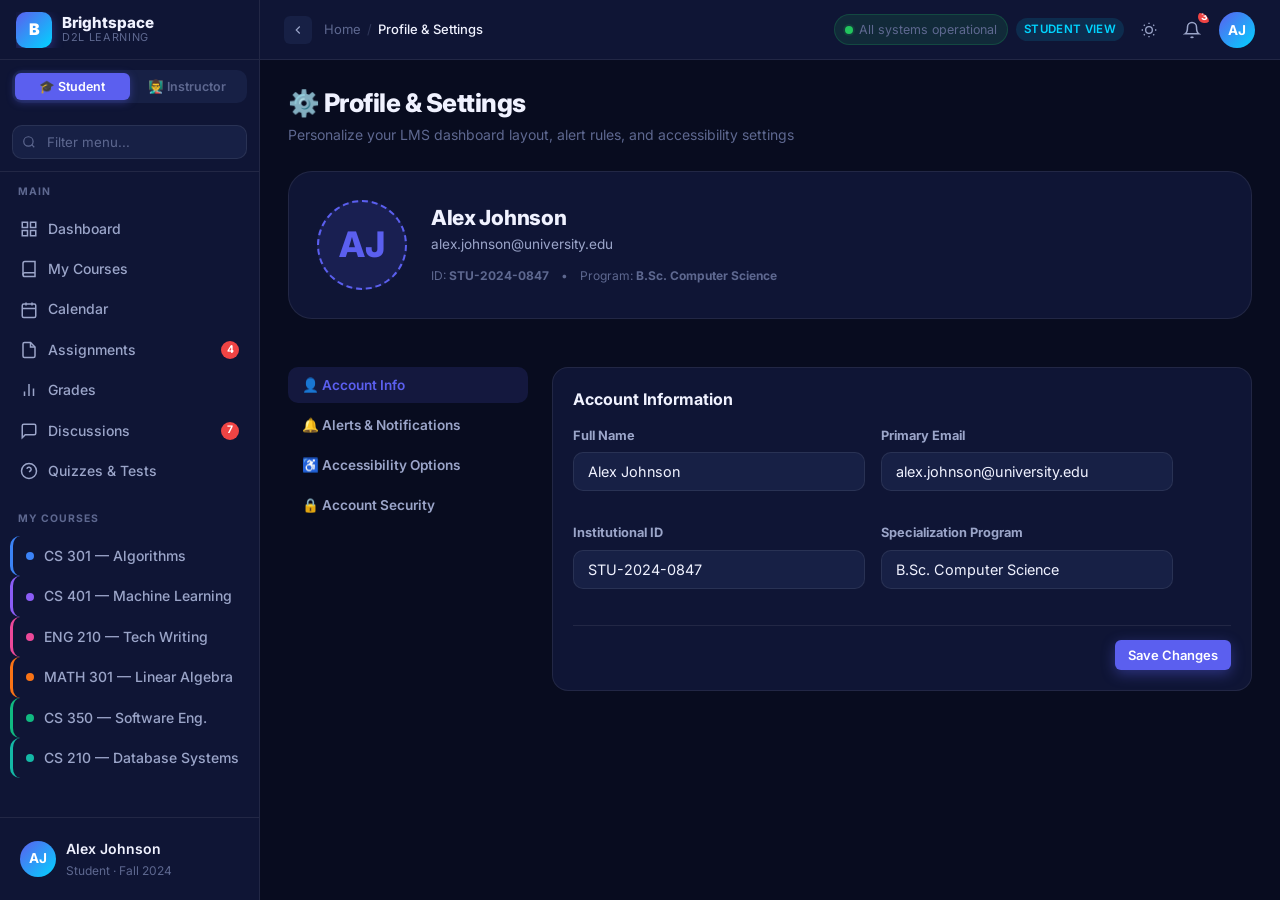
<file: profile.html>
<!DOCTYPE html>
<html lang="en">
<head>
  <meta charset="UTF-8"/>
  <meta name="viewport" content="width=device-width, initial-scale=1.0"/>
  <meta name="description" content="Profile & Settings — Brightspace LMS. Manage your account details, notification preferences and accessibility options."/>
  <title>Profile &amp; Settings — Brightspace LMS</title>
  <link rel="preconnect" href="https://fonts.googleapis.com"/>
  <link rel="preconnect" href="https://fonts.gstatic.com" crossorigin/>
  <link href="https://fonts.googleapis.com/css2?family=Inter:wght@300;400;500;600;700;800&display=swap" rel="stylesheet"/>
  <link rel="stylesheet" href="css/design-system.css"/>
  <link rel="stylesheet" href="css/layout.css"/>
  <link rel="stylesheet" href="css/animations.css"/>
  <style>
    /* ── Profile & Settings layout ── */
    .profile-card {
      background: var(--bg-surface);
      border: 1px solid var(--border);
      border-radius: var(--radius-xl);
      padding: 28px;
      display: flex;
      align-items: center;
      gap: 24px;
      margin-bottom: 24px;
      flex-wrap: wrap;
    }
    .profile-avatar-large {
      width: 90px;
      height: 90px;
      border-radius: 50%;
      background: var(--primary-light);
      color: var(--primary);
      font-size: 2.2rem;
      font-weight: 800;
      display: flex;
      align-items: center;
      justify-content: center;
      cursor: pointer;
      border: 2px dashed var(--primary);
      transition: all var(--transition-fast);
      flex-shrink: 0;
    }
    .profile-avatar-large:hover {
      background: var(--bg-elevated);
      transform: scale(1.02);
    }
    
    .settings-layout {
      display: grid;
      grid-template-columns: 240px 1fr;
      gap: 24px;
      align-items: start;
    }
    @media (max-width: 768px) {
      .settings-layout {
        grid-template-columns: 1fr;
      }
    }
    
    .settings-nav {
      display: flex;
      flex-direction: column;
      gap: 4px;
    }
    .settings-nav-btn {
      padding: 10px 14px;
      border-radius: var(--radius-md);
      border: none;
      background: transparent;
      color: var(--text-secondary);
      font-weight: 600;
      text-align: left;
      cursor: pointer;
      font-size: 0.85rem;
      transition: all var(--transition-fast);
      display: flex;
      align-items: center;
      gap: 8px;
      font-family: var(--font);
    }
    .settings-nav-btn:hover {
      background: var(--bg-elevated);
      color: var(--text-primary);
    }
    .settings-nav-btn.active {
      background: var(--primary-light);
      color: var(--primary);
    }
    
    .form-group {
      margin-bottom: 16px;
    }
    .form-group label {
      display: block;
      font-size: 0.8rem;
      font-weight: 700;
      color: var(--text-secondary);
      margin-bottom: 6px;
    }
    
    .pref-row {
      display: flex;
      align-items: center;
      justify-content: space-between;
      padding: 12px 16px;
      border-radius: var(--radius-md);
      background: var(--bg-elevated);
      border: 1px solid var(--border);
      margin-bottom: 10px;
    }
    .pref-row-info {
      max-width: 70%;
    }
    .pref-row-title {
      font-size: 0.85rem;
      font-weight: 600;
      color: var(--text-primary);
    }
    .pref-row-desc {
      font-size: 0.75rem;
      color: var(--text-muted);
      margin-top: 2px;
    }
    
    .toggle-switch {
      width: 44px;
      height: 22px;
      background: var(--border);
      border-radius: 11px;
      position: relative;
      cursor: pointer;
      transition: background 0.2s;
    }
    .toggle-switch.active {
      background: var(--success);
    }
    .toggle-switch::after {
      content: '';
      position: absolute;
      width: 18px;
      height: 18px;
      border-radius: 50%;
      background: #fff;
      top: 2px;
      left: 2px;
      transition: transform 0.2s;
    }
    .toggle-switch.active::after {
      transform: translateX(22px);
    }
  </style>
</head>
<body>
<div class="app-shell" id="appShell">
  <!-- ═══════════════ SIDEBAR ═══════════════ -->
  <aside class="sidebar" id="sidebar" role="navigation" aria-label="Main navigation">
    <div class="sidebar-header">
      <a href="index.html" class="logo" aria-label="Brightspace LMS home">
        <div class="logo-icon" aria-hidden="true">B</div>
        <div class="logo-text"><span class="brand">Brightspace</span><span class="sub">D2L Learning</span></div>
      </a>

    </div>
    <div class="role-toggle" role="group" aria-label="Switch user role">
      <button class="role-btn" data-role-btn="student">🎓 Student</button>
      <button class="role-btn" data-role-btn="instructor">👨‍🏫 Instructor</button>
    </div>
    <div class="sidebar-search">
      <div class="input-group">
        <svg class="input-icon" width="14" height="14" fill="none" stroke="currentColor" stroke-width="2" viewBox="0 0 24 24"><circle cx="11" cy="11" r="8"/><path d="m21 21-4.35-4.35"/></svg>
        <input type="search" class="input" id="sidebarSearch" placeholder="Filter menu..." aria-label="Filter navigation"/>
      </div>
    </div>
    <div class="sidebar-scroll">
      <nav class="nav-section" aria-label="Main">
        <div class="nav-section-label">Main</div>
        <a href="index.html" class="nav-item" data-page="index.html"><svg width="18" height="18" fill="none" stroke="currentColor" stroke-width="2" viewBox="0 0 24 24"><rect x="3" y="3" width="7" height="7"/><rect x="14" y="3" width="7" height="7"/><rect x="3" y="14" width="7" height="7"/><rect x="14" y="14" width="7" height="7"/></svg><span class="nav-label">Dashboard</span></a>
        <a href="courses.html" class="nav-item" data-page="courses.html"><svg width="18" height="18" fill="none" stroke="currentColor" stroke-width="2" viewBox="0 0 24 24"><path d="M4 19.5A2.5 2.5 0 0 1 6.5 17H20"/><path d="M6.5 2H20v20H6.5A2.5 2.5 0 0 1 4 19.5v-15A2.5 2.5 0 0 1 6.5 2z"/></svg><span class="nav-label">My Courses</span></a>
        <a href="calendar.html" class="nav-item" data-page="calendar.html"><svg width="18" height="18" fill="none" stroke="currentColor" stroke-width="2" viewBox="0 0 24 24"><rect x="3" y="4" width="18" height="18" rx="2"/><line x1="16" y1="2" x2="16" y2="6"/><line x1="8" y1="2" x2="8" y2="6"/><line x1="3" y1="10" x2="21" y2="10"/></svg><span class="nav-label">Calendar</span></a>
        <a href="assignments.html" class="nav-item" data-page="assignments.html"><svg width="18" height="18" fill="none" stroke="currentColor" stroke-width="2" viewBox="0 0 24 24"><path d="M14 2H6a2 2 0 0 0-2 2v16a2 2 0 0 0 2 2h12a2 2 0 0 0 2-2V8z"/><polyline points="14 2 14 8 20 8"/></svg><span class="nav-label">Assignments</span><span class="nav-badge">4</span></a>
        <a href="grades.html" class="nav-item" data-page="grades.html"><svg width="18" height="18" fill="none" stroke="currentColor" stroke-width="2" viewBox="0 0 24 24"><line x1="18" y1="20" x2="18" y2="10"/><line x1="12" y1="20" x2="12" y2="4"/><line x1="6" y1="20" x2="6" y2="14"/></svg><span class="nav-label">Grades</span></a>
        <a href="discussions.html" class="nav-item" data-page="discussions.html"><svg width="18" height="18" fill="none" stroke="currentColor" stroke-width="2" viewBox="0 0 24 24"><path d="M21 15a2 2 0 0 1-2 2H7l-4 4V5a2 2 0 0 1 2-2h14a2 2 0 0 1 2 2z"/></svg><span class="nav-label">Discussions</span><span class="nav-badge">7</span></a>
        <a href="quizzes.html" class="nav-item" data-page="quizzes.html"><svg width="18" height="18" fill="none" stroke="currentColor" stroke-width="2" viewBox="0 0 24 24"><circle cx="12" cy="12" r="10"/><path d="M9.09 9a3 3 0 0 1 5.83 1c0 2-3 3-3 3"/><line x1="12" y1="17" x2="12.01" y2="17"/></svg><span class="nav-label">Quizzes &amp; Tests</span></a>
      </nav>
      <nav class="nav-section" aria-label="Courses">
        <div class="nav-section-label">My Courses</div>
        <a href="course-home.html?id=cs301" class="nav-item" style="border-left:3px solid var(--course-blue);padding-left:13px"><span style="width:8px;height:8px;border-radius:50%;background:var(--course-blue);flex-shrink:0"></span><span class="nav-label">CS 301 — Algorithms</span></a>
        <a href="course-home.html?id=cs401" class="nav-item" style="border-left:3px solid var(--course-purple);padding-left:13px"><span style="width:8px;height:8px;border-radius:50%;background:var(--course-purple);flex-shrink:0"></span><span class="nav-label">CS 401 — Machine Learning</span></a>
        <a href="course-home.html?id=eng210" class="nav-item" style="border-left:3px solid var(--course-pink);padding-left:13px"><span style="width:8px;height:8px;border-radius:50%;background:var(--course-pink);flex-shrink:0"></span><span class="nav-label">ENG 210 — Tech Writing</span></a>
        <a href="course-home.html?id=math301" class="nav-item" style="border-left:3px solid var(--course-orange);padding-left:13px"><span style="width:8px;height:8px;border-radius:50%;background:var(--course-orange);flex-shrink:0"></span><span class="nav-label">MATH 301 — Linear Algebra</span></a>
        <a href="course-home.html?id=cs350" class="nav-item" style="border-left:3px solid var(--course-green);padding-left:13px"><span style="width:8px;height:8px;border-radius:50%;background:var(--course-green);flex-shrink:0"></span><span class="nav-label">CS 350 — Software Eng.</span></a>
        <a href="course-home.html?id=cs210" class="nav-item" style="border-left:3px solid var(--course-teal);padding-left:13px"><span style="width:8px;height:8px;border-radius:50%;background:var(--course-teal);flex-shrink:0"></span><span class="nav-label">CS 210 — Database Systems</span></a>
      </nav>
    </div>
    <div class="sidebar-bottom">
      <a href="profile.html" class="sidebar-bottom-info" aria-label="View your profile">
        <div class="avatar-placeholder" style="width:36px;height:36px;font-size:0.85rem" id="sidebarAvatar">AJ</div>
        <div class="info-text"><div class="name" id="sidebarName">Alex Johnson</div><div class="role-text" id="sidebarRole">Student · Fall 2024</div></div>
      </a>
    </div>
  </aside>

  <!-- ═══════════════ TOPBAR ═══════════════ -->
  <header class="topbar" role="banner">
    <div class="topbar-left">
      <button class="btn btn-icon" id="mobileSidebarToggle" aria-label="Open navigation menu" style="display:none">
        <svg width="18" height="18" fill="none" stroke="currentColor" stroke-width="2" viewBox="0 0 24 24"><line x1="3" y1="12" x2="21" y2="12"/><line x1="3" y1="6" x2="21" y2="6"/><line x1="3" y1="18" x2="21" y2="18"/></svg>
      </button>
            <button class="sidebar-toggle" id="sidebarToggle" aria-label="Collapse sidebar">
        <svg width="14" height="14" fill="none" stroke="currentColor" stroke-width="2" viewBox="0 0 24 24"><polyline points="15 18 9 12 15 6"/></svg>
      </button>
      <nav aria-label="Breadcrumb" class="breadcrumbs">
        <a href="index.html">Home</a><span class="sep" aria-hidden="true">/</span>
        <span class="current" aria-current="page">Profile &amp; Settings</span>
      </nav>
    </div>
    <div class="topbar-right">
      <div id="systemStatus" class="system-status" role="status" aria-live="polite"><span class="status-dot online"></span> All systems operational</div>
      <span class="badge badge-accent" id="roleBadge">Student View</span>
      <button class="btn btn-icon" id="themeToggle" aria-label="Toggle theme">
        <svg width="16" height="16" fill="none" stroke="currentColor" stroke-width="2" viewBox="0 0 24 24"><circle cx="12" cy="12" r="5"/><path d="M12 1v2M12 21v2M4.22 4.22l1.42 1.42M18.36 18.36l1.42 1.42M1 12h2M21 12h2M4.22 19.78l1.42-1.42M18.36 5.64l1.42-1.42"/></svg>
      </button>
      <div class="dropdown" style="position:relative">
        <button class="btn btn-icon" id="notifBell" aria-label="Notifications — 3 unread" aria-expanded="false" aria-haspopup="true">
          <svg width="18" height="18" fill="none" stroke="currentColor" stroke-width="2" viewBox="0 0 24 24"><path d="M18 8A6 6 0 0 0 6 8c0 7-3 9-3 9h18s-3-2-3-9"/><path d="M13.73 21a2 2 0 0 1-3.46 0"/></svg>
          <span class="notif-count" aria-hidden="true">3</span>
        </button>
        <div class="notif-panel" id="notifPanel" role="dialog" aria-label="Notifications" aria-hidden="true">
          <div class="notif-panel-header"><h3 style="font-size:0.95rem;font-weight:700">Notifications</h3><button class="btn btn-ghost btn-sm" id="markAllRead">Mark all read</button></div>
          <div class="notif-list">
            <div class="notif-item unread" onclick="Toast.show('Opening...','info')"><div style="font-size:1.2rem">📢</div><div class="notif-item-content"><div class="notif-item-title">Quiz 3 Moved to Friday — CS 401</div><div class="notif-item-time">10 min ago</div></div></div>
            <div class="notif-item unread" onclick="Toast.show('Opening...','success')"><div style="font-size:1.2rem">✅</div><div class="notif-item-content"><div class="notif-item-title">Assignment 3 Graded — CS 301</div><div class="notif-item-time">2 hours ago</div></div></div>
            <div class="notif-item unread"><div style="font-size:1.2rem">💬</div><div class="notif-item-content"><div class="notif-item-title">New Reply in Sprint 3 — CS 350</div><div class="notif-item-time">5 hours ago</div></div></div>
          </div>
        </div>
      </div>
      <div class="dropdown">
        <button class="btn btn-icon" data-dropdown-trigger aria-label="User menu" aria-expanded="false" style="padding:0">
          <div class="avatar-placeholder" style="width:36px;height:36px;font-size:0.85rem">AJ</div>
        </button>
        <div class="dropdown-menu" role="menu">
          <div style="padding:10px 12px 6px;border-bottom:1px solid var(--border)"><div style="font-weight:600;font-size:0.875rem">Alex Johnson</div><div style="font-size:0.78rem;color:var(--text-muted)">alex.johnson@university.edu</div></div>
          <a href="profile.html" class="dropdown-item" role="menuitem"><svg width="15" height="15" fill="none" stroke="currentColor" stroke-width="2" viewBox="0 0 24 24"><path d="M20 21v-2a4 4 0 0 0-4-4H8a4 4 0 0 0-4 4v2"/><circle cx="12" cy="7" r="4"/></svg>Profile &amp; Settings</a>
          <div class="dropdown-divider"></div>
          <div class="dropdown-item danger" onclick="Toast.show('Signed out.','warning')"><svg width="15" height="15" fill="none" stroke="currentColor" stroke-width="2" viewBox="0 0 24 24"><path d="M9 21H5a2 2 0 0 1-2-2V5a2 2 0 0 1 2-2h4"/><polyline points="16 17 21 12 16 7"/><line x1="21" y1="12" x2="9" y2="12"/></svg>Sign out</div>
        </div>
      </div>
    </div>
  </header>

  <!-- ═══════════════ MAIN CONTENT ═══════════════ -->
  <main class="main-content" id="mainContent" role="main" aria-label="Profile and Settings">
    <div class="page-header stagger-1">
      <div class="page-header-left">
        <h1 class="page-title">⚙️ Profile &amp; Settings</h1>
        <p class="page-subtitle">Personalize your LMS dashboard layout, alert rules, and accessibility settings</p>
      </div>
    </div>

    <!-- Student Info Summary -->
    <div class="profile-card stagger-2">
      <div class="profile-avatar-large" id="profileLargeAvatar" onclick="Toast.show('Select image upload option...','info')">AJ</div>
      <div>
        <h2 style="font-size:1.3rem;font-weight:800;color:var(--text-primary)" id="profileName">Alex Johnson</h2>
        <p style="font-size:0.85rem;color:var(--text-secondary);margin-top:2px" id="profileEmail">alex.johnson@university.edu</p>
        <div style="display:flex;gap:12px;margin-top:10px;font-size:0.75rem;color:var(--text-muted)">
          <span>ID: <strong>STU-2024-0847</strong></span>
          <span>•</span>
          <span>Program: <strong>B.Sc. Computer Science</strong></span>
        </div>
      </div>
    </div>

    <!-- Settings split tabs layout -->
    <div class="settings-layout stagger-3">
      <!-- Settings Tab Nav -->
      <nav class="settings-nav" aria-label="Settings Categories">
        <button class="settings-nav-btn active" id="btn-profile" onclick="switchSettingsTab('profile', this)">👤 Account Info</button>
        <button class="settings-nav-btn" id="btn-notif" onclick="switchSettingsTab('notif', this)">🔔 Alerts &amp; Notifications</button>
        <button class="settings-nav-btn" id="btn-access" onclick="switchSettingsTab('access', this)">♿ Accessibility Options</button>
        <button class="settings-nav-btn" id="btn-security" onclick="switchSettingsTab('security', this)">🔒 Account Security</button>
      </nav>

      <!-- Settings Pane Content -->
      <div class="card" id="settingsPane">
        <!-- Tab contents are dynamically injected -->
      </div>
    </div>
  </main>
</div>

<script src="js/data.js"></script>
<script src="js/navigation.js"></script>
<script src="js/components.js"></script>
<script>
  let currentTab = 'profile';

  function renderTab() {
    const pane = document.getElementById('settingsPane');
    const role = localStorage.getItem('bs-role') || 'student';
    const user = MockData.user[role];

    if (currentTab === 'profile') {
      pane.innerHTML = `
        <h3 style="font-size:1rem;font-weight:700;margin-bottom:16px">Account Information</h3>
        <div style="display:grid;grid-template-columns:1fr 1fr;gap:16px;max-width:600px">
          <div class="form-group">
            <label for="inputName">Full Name</label>
            <input type="text" class="input" id="inputName" value="${user.name}"/>
          </div>
          <div class="form-group">
            <label for="inputEmail">Primary Email</label>
            <input type="email" class="input" id="inputEmail" value="${user.email}"/>
          </div>
          <div class="form-group">
            <label for="inputId">Institutional ID</label>
            <input type="text" class="input" id="inputId" value="${user.id}" disabled/>
          </div>
          <div class="form-group">
            <label for="inputProgram">Specialization Program</label>
            <input type="text" class="input" id="inputProgram" value="${user.program || user.department}" disabled/>
          </div>
        </div>
        <div style="margin-top:20px;border-top:1px solid var(--border);padding-top:14px;display:flex;justify-content:flex-end">
          <button class="btn btn-primary btn-sm" onclick="saveProfileDetails()">Save Changes</button>
        </div>
      `;
    } 
    
    else if (currentTab === 'notif') {
      pane.innerHTML = `
        <h3 style="font-size:1rem;font-weight:700;margin-bottom:12px">Alert Preferences</h3>
        <p style="font-size:0.8rem;color:var(--text-muted);margin-bottom:16px">Control which event signals you want to receive on your personal channels.</p>
        
        <div class="pref-row">
          <div class="pref-row-info">
            <div class="pref-row-title">Email digests</div>
            <div class="pref-row-desc">Receive a daily summary of new announcements and upcoming deadlines in your email inbox.</div>
          </div>
          <div class="toggle-switch active" onclick="this.classList.toggle('active')"></div>
        </div>

        <div class="pref-row">
          <div class="pref-row-info">
            <div class="pref-row-title">SMS Notifications</div>
            <div class="pref-row-desc">Receive instant text alerts for urgent grade releases and class cancellations.</div>
          </div>
          <div class="toggle-switch" onclick="this.classList.toggle('active')"></div>
        </div>

        <div class="pref-row">
          <div class="pref-row-info">
            <div class="pref-row-title">Discussion Activity</div>
            <div class="pref-row-desc">Get notified when someone quotes or replies to your post.</div>
          </div>
          <div class="toggle-switch active" onclick="this.classList.toggle('active')"></div>
        </div>

        <div style="margin-top:20px;border-top:1px solid var(--border);padding-top:14px;display:flex;justify-content:flex-end">
          <button class="btn btn-primary btn-sm" onclick="Toast.show('Notification preferences saved.','success')">Save Preferences</button>
        </div>
      `;
    } 
    
    else if (currentTab === 'access') {
      // Accessibility states read from localStorage
      const highContrast = localStorage.getItem('access-contrast') === 'true';
      const largeFont = localStorage.getItem('access-font-large') === 'true';
      const reduceMotion = localStorage.getItem('access-motion') === 'true';

      pane.innerHTML = `
        <h3 style="font-size:1rem;font-weight:700;margin-bottom:12px">Accessibility Accommodations</h3>
        <p style="font-size:0.8rem;color:var(--text-muted);margin-bottom:16px">Customize your visual interface parameters. These are persisted locally.</p>
        
        <div class="pref-row">
          <div class="pref-row-info">
            <div class="pref-row-title">Increased Font Scale</div>
            <div class="pref-row-desc">Increase general document font-size configuration by 120%.</div>
          </div>
          <div class="toggle-switch ${largeFont?'active':''}" onclick="toggleAccessibilitySetting('access-font-large', this)"></div>
        </div>

        <div class="pref-row">
          <div class="pref-row-info">
            <div class="pref-row-title">High Contrast Mode</div>
            <div class="pref-row-desc">Forces all text contrast ratios to exceed WCAG 2.1 AAA benchmarks.</div>
          </div>
          <div class="toggle-switch ${highContrast?'active':''}" onclick="toggleAccessibilitySetting('access-contrast', this)"></div>
        </div>

        <div class="pref-row">
          <div class="pref-row-info">
            <div class="pref-row-title">Reduced Motion</div>
            <div class="pref-row-desc">Minimize screen transitions, glow borders, and other complex rendering animations.</div>
          </div>
          <div class="toggle-switch ${reduceMotion?'active':''}" onclick="toggleAccessibilitySetting('access-motion', this)"></div>
        </div>
      `;
    } 
    
    else if (currentTab === 'security') {
      pane.innerHTML = `
        <h3 style="font-size:1rem;font-weight:700;margin-bottom:16px">Password Reset &amp; Session Management</h3>
        <div style="display:flex;flex-direction:column;gap:12px;max-width:400px">
          <div class="form-group">
            <label for="currentPassword">Current Password</label>
            <input type="password" class="input" id="currentPassword"/>
          </div>
          <div class="form-group">
            <label for="newPassword">New Password</label>
            <input type="password" class="input" id="newPassword"/>
          </div>
        </div>
        <div style="margin-top:20px;border-top:1px solid var(--border);padding-top:14px;display:flex;justify-content:flex-end">
          <button class="btn btn-primary btn-sm" onclick="savePassword()">Update Password</button>
        </div>
      `;
    }
  }

  function switchSettingsTab(tab, btnEl) {
    currentTab = tab;
    document.querySelectorAll('.settings-nav-btn').forEach(b => b.classList.remove('active'));
    if (btnEl) btnEl.classList.add('active');
    renderTab();
  }

  function saveProfileDetails() {
    const newName = document.getElementById('inputName').value.trim();
    const newEmail = document.getElementById('inputEmail').value.trim();
    if (!newName || !newEmail) {
      Toast.show('Please enter both name and email.', 'warning');
      return;
    }
    
    const role = localStorage.getItem('bs-role') || 'student';
    MockData.user[role].name = newName;
    MockData.user[role].email = newEmail;
    
    // Split name for avatar
    const initials = newName.split(' ').map(n=>n[0]).join('');
    MockData.user[role].initials = initials;

    document.getElementById('profileName').textContent = newName;
    document.getElementById('profileEmail').textContent = newEmail;
    document.getElementById('profileLargeAvatar').textContent = initials;
    
    // Redraw sidebar details
    injectShell();
    Toast.show('Account details updated successfully! ✓', 'success');
  }

  function savePassword() {
    const curr = document.getElementById('currentPassword').value;
    const next = document.getElementById('newPassword').value;
    if (!curr || !next) {
      Toast.show('Password fields cannot be blank.', 'warning');
      return;
    }
    Toast.show('Password successfully updated! ✓', 'success');
    document.getElementById('currentPassword').value = '';
    document.getElementById('newPassword').value = '';
  }

  function toggleAccessibilitySetting(key, el) {
    const isActive = el.classList.toggle('active');
    localStorage.setItem(key, String(isActive));
    Toast.show('Accessibility layout updated.', 'success');
    
    // Apply high contrast classes immediately as showcase
    if (key === 'access-contrast') {
      document.body.classList.toggle('high-contrast', isActive);
    }
  }

  document.addEventListener('DOMContentLoaded', () => {
    // Sync profile large avatar initials
    const role = localStorage.getItem('bs-role') || 'student';
    document.getElementById('profileLargeAvatar').textContent = MockData.user[role].initials;
    document.getElementById('profileName').textContent = MockData.user[role].name;
    document.getElementById('profileEmail').textContent = MockData.user[role].email;

    renderTab();
  });
</script>
</body>
</html>
</file>
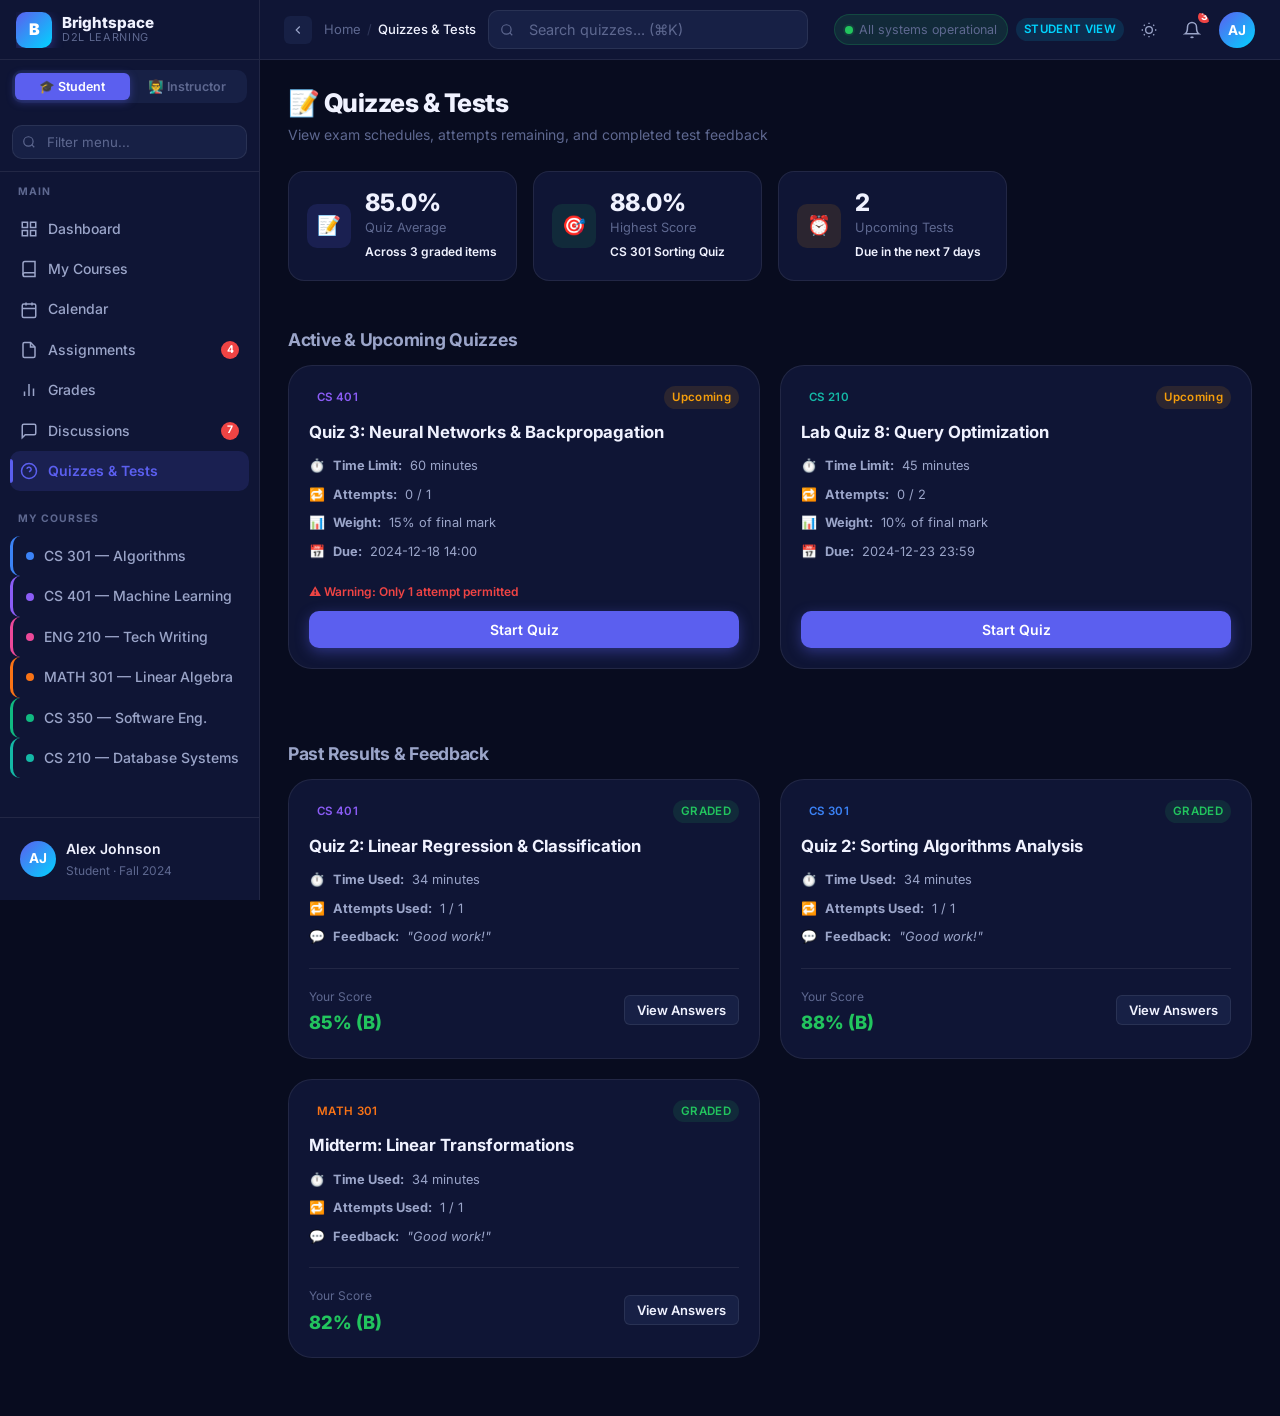
<file: quizzes.html>
<!DOCTYPE html>
<html lang="en">
<head>
  <meta charset="UTF-8"/>
  <meta name="viewport" content="width=device-width, initial-scale=1.0"/>
  <meta name="description" content="Quizzes & Tests — Brightspace LMS. Take mock exams, view time limits, check attempts, and see test grades."/>
  <title>Quizzes &amp; Tests — Brightspace LMS</title>
  <link rel="preconnect" href="https://fonts.googleapis.com"/>
  <link rel="preconnect" href="https://fonts.gstatic.com" crossorigin/>
  <link href="https://fonts.googleapis.com/css2?family=Inter:wght@300;400;500;600;700;800&display=swap" rel="stylesheet"/>
  <link rel="stylesheet" href="css/design-system.css"/>
  <link rel="stylesheet" href="css/layout.css"/>
  <link rel="stylesheet" href="css/animations.css"/>
  <style>
    /* ── Quizzes Page Styles ── */
    .quiz-grid {
      display: grid;
      grid-template-columns: repeat(auto-fill, minmax(340px, 1fr));
      gap: 20px;
      margin-bottom: 30px;
    }
    
    .quiz-card {
      background: var(--bg-surface);
      border: 1px solid var(--border);
      border-radius: var(--radius-xl);
      padding: 20px;
      display: flex;
      flex-direction: column;
      justify-content: space-between;
      transition: all var(--transition);
      position: relative;
    }
    .quiz-card:hover {
      transform: translateY(-4px);
      border-color: var(--primary);
      box-shadow: 0 12px 30px rgba(91,95,239,0.15);
    }
    
    .quiz-meta-row {
      display: flex;
      justify-content: space-between;
      align-items: center;
      margin-bottom: 12px;
    }
    
    .quiz-title {
      font-size: 1.05rem;
      font-weight: 700;
      color: var(--text-primary);
      line-height: 1.4;
      margin-bottom: 12px;
    }
    
    .quiz-details-list {
      display: flex;
      flex-direction: column;
      gap: 8px;
      font-size: 0.8rem;
      color: var(--text-secondary);
      margin-bottom: 20px;
    }
    .quiz-details-list li {
      display: flex;
      align-items: center;
      gap: 8px;
    }

    /* Modal readiness checklist */
    .readiness-item {
      display: flex;
      align-items: center;
      gap: 12px;
      padding: 10px 14px;
      background: var(--bg-elevated);
      border: 1px solid var(--border);
      border-radius: var(--radius-md);
      font-size: 0.85rem;
    }
    .readiness-icon {
      color: var(--success);
      font-weight: bold;
    }
    
    /* Countdown preview */
    .countdown-circle {
      width: 60px;
      height: 60px;
      border-radius: 50%;
      border: 3px dashed var(--primary);
      display: flex;
      align-items: center;
      justify-content: center;
      font-size: 1.25rem;
      font-weight: 800;
      color: var(--primary);
      margin: 0 auto;
    }
  </style>
</head>
<body>
<div class="app-shell" id="appShell">
  <!-- ═══════════════ SIDEBAR ═══════════════ -->
  <aside class="sidebar" id="sidebar" role="navigation" aria-label="Main navigation">
    <div class="sidebar-header">
      <a href="index.html" class="logo" aria-label="Brightspace LMS home">
        <div class="logo-icon" aria-hidden="true">B</div>
        <div class="logo-text"><span class="brand">Brightspace</span><span class="sub">D2L Learning</span></div>
      </a>

    </div>
    <div class="role-toggle" role="group" aria-label="Switch user role">
      <button class="role-btn" data-role-btn="student">🎓 Student</button>
      <button class="role-btn" data-role-btn="instructor">👨‍🏫 Instructor</button>
    </div>
    <div class="sidebar-search">
      <div class="input-group">
        <svg class="input-icon" width="14" height="14" fill="none" stroke="currentColor" stroke-width="2" viewBox="0 0 24 24"><circle cx="11" cy="11" r="8"/><path d="m21 21-4.35-4.35"/></svg>
        <input type="search" class="input" id="sidebarSearch" placeholder="Filter menu..." aria-label="Filter navigation"/>
      </div>
    </div>
    <div class="sidebar-scroll">
      <nav class="nav-section" aria-label="Main">
        <div class="nav-section-label">Main</div>
        <a href="index.html" class="nav-item" data-page="index.html"><svg width="18" height="18" fill="none" stroke="currentColor" stroke-width="2" viewBox="0 0 24 24"><rect x="3" y="3" width="7" height="7"/><rect x="14" y="3" width="7" height="7"/><rect x="3" y="14" width="7" height="7"/><rect x="14" y="14" width="7" height="7"/></svg><span class="nav-label">Dashboard</span></a>
        <a href="courses.html" class="nav-item" data-page="courses.html"><svg width="18" height="18" fill="none" stroke="currentColor" stroke-width="2" viewBox="0 0 24 24"><path d="M4 19.5A2.5 2.5 0 0 1 6.5 17H20"/><path d="M6.5 2H20v20H6.5A2.5 2.5 0 0 1 4 19.5v-15A2.5 2.5 0 0 1 6.5 2z"/></svg><span class="nav-label">My Courses</span></a>
        <a href="calendar.html" class="nav-item" data-page="calendar.html"><svg width="18" height="18" fill="none" stroke="currentColor" stroke-width="2" viewBox="0 0 24 24"><rect x="3" y="4" width="18" height="18" rx="2"/><line x1="16" y1="2" x2="16" y2="6"/><line x1="8" y1="2" x2="8" y2="6"/><line x1="3" y1="10" x2="21" y2="10"/></svg><span class="nav-label">Calendar</span></a>
        <a href="assignments.html" class="nav-item" data-page="assignments.html"><svg width="18" height="18" fill="none" stroke="currentColor" stroke-width="2" viewBox="0 0 24 24"><path d="M14 2H6a2 2 0 0 0-2 2v16a2 2 0 0 0 2 2h12a2 2 0 0 0 2-2V8z"/><polyline points="14 2 14 8 20 8"/></svg><span class="nav-label">Assignments</span><span class="nav-badge">4</span></a>
        <a href="grades.html" class="nav-item" data-page="grades.html"><svg width="18" height="18" fill="none" stroke="currentColor" stroke-width="2" viewBox="0 0 24 24"><line x1="18" y1="20" x2="18" y2="10"/><line x1="12" y1="20" x2="12" y2="4"/><line x1="6" y1="20" x2="6" y2="14"/></svg><span class="nav-label">Grades</span></a>
        <a href="discussions.html" class="nav-item" data-page="discussions.html"><svg width="18" height="18" fill="none" stroke="currentColor" stroke-width="2" viewBox="0 0 24 24"><path d="M21 15a2 2 0 0 1-2 2H7l-4 4V5a2 2 0 0 1 2-2h14a2 2 0 0 1 2 2z"/></svg><span class="nav-label">Discussions</span><span class="nav-badge">7</span></a>
        <a href="quizzes.html" class="nav-item" data-page="quizzes.html"><svg width="18" height="18" fill="none" stroke="currentColor" stroke-width="2" viewBox="0 0 24 24"><circle cx="12" cy="12" r="10"/><path d="M9.09 9a3 3 0 0 1 5.83 1c0 2-3 3-3 3"/><line x1="12" y1="17" x2="12.01" y2="17"/></svg><span class="nav-label">Quizzes &amp; Tests</span></a>
      </nav>
      <nav class="nav-section" aria-label="Courses">
        <div class="nav-section-label">My Courses</div>
        <a href="course-home.html?id=cs301" class="nav-item" style="border-left:3px solid var(--course-blue);padding-left:13px"><span style="width:8px;height:8px;border-radius:50%;background:var(--course-blue);flex-shrink:0"></span><span class="nav-label">CS 301 — Algorithms</span></a>
        <a href="course-home.html?id=cs401" class="nav-item" style="border-left:3px solid var(--course-purple);padding-left:13px"><span style="width:8px;height:8px;border-radius:50%;background:var(--course-purple);flex-shrink:0"></span><span class="nav-label">CS 401 — Machine Learning</span></a>
        <a href="course-home.html?id=eng210" class="nav-item" style="border-left:3px solid var(--course-pink);padding-left:13px"><span style="width:8px;height:8px;border-radius:50%;background:var(--course-pink);flex-shrink:0"></span><span class="nav-label">ENG 210 — Tech Writing</span></a>
        <a href="course-home.html?id=math301" class="nav-item" style="border-left:3px solid var(--course-orange);padding-left:13px"><span style="width:8px;height:8px;border-radius:50%;background:var(--course-orange);flex-shrink:0"></span><span class="nav-label">MATH 301 — Linear Algebra</span></a>
        <a href="course-home.html?id=cs350" class="nav-item" style="border-left:3px solid var(--course-green);padding-left:13px"><span style="width:8px;height:8px;border-radius:50%;background:var(--course-green);flex-shrink:0"></span><span class="nav-label">CS 350 — Software Eng.</span></a>
        <a href="course-home.html?id=cs210" class="nav-item" style="border-left:3px solid var(--course-teal);padding-left:13px"><span style="width:8px;height:8px;border-radius:50%;background:var(--course-teal);flex-shrink:0"></span><span class="nav-label">CS 210 — Database Systems</span></a>
      </nav>
    </div>
    <div class="sidebar-bottom">
      <a href="profile.html" class="sidebar-bottom-info" aria-label="View your profile">
        <div class="avatar-placeholder" style="width:36px;height:36px;font-size:0.85rem" id="sidebarAvatar">AJ</div>
        <div class="info-text"><div class="name" id="sidebarName">Alex Johnson</div><div class="role-text" id="sidebarRole">Student · Fall 2024</div></div>
      </a>
    </div>
  </aside>

  <!-- ═══════════════ TOPBAR ═══════════════ -->
  <header class="topbar" role="banner">
    <div class="topbar-left">
      <button class="btn btn-icon" id="mobileSidebarToggle" aria-label="Open navigation menu" style="display:none">
        <svg width="18" height="18" fill="none" stroke="currentColor" stroke-width="2" viewBox="0 0 24 24"><line x1="3" y1="12" x2="21" y2="12"/><line x1="3" y1="6" x2="21" y2="6"/><line x1="3" y1="18" x2="21" y2="18"/></svg>
      </button>
            <button class="sidebar-toggle" id="sidebarToggle" aria-label="Collapse sidebar">
        <svg width="14" height="14" fill="none" stroke="currentColor" stroke-width="2" viewBox="0 0 24 24"><polyline points="15 18 9 12 15 6"/></svg>
      </button>
      <nav aria-label="Breadcrumb" class="breadcrumbs">
        <a href="index.html">Home</a><span class="sep" aria-hidden="true">/</span>
        <span class="current" aria-current="page">Quizzes &amp; Tests</span>
      </nav>
      <div class="input-group" style="max-width:320px;flex:1" role="search">
        <svg class="input-icon" width="14" height="14" fill="none" stroke="currentColor" stroke-width="2" viewBox="0 0 24 24"><circle cx="11" cy="11" r="8"/><path d="m21 21-4.35-4.35"/></svg>
        <input type="search" class="input" id="globalSearch" placeholder="Search quizzes... (⌘K)" aria-label="Search Quizzes"/>
      </div>
    </div>
    <div class="topbar-right">
      <div id="systemStatus" class="system-status" role="status" aria-live="polite"><span class="status-dot online"></span> All systems operational</div>
      <span class="badge badge-accent" id="roleBadge">Student View</span>
      <button class="btn btn-icon" id="themeToggle" aria-label="Toggle theme">
        <svg width="16" height="16" fill="none" stroke="currentColor" stroke-width="2" viewBox="0 0 24 24"><circle cx="12" cy="12" r="5"/><path d="M12 1v2M12 21v2M4.22 4.22l1.42 1.42M18.36 18.36l1.42 1.42M1 12h2M21 12h2M4.22 19.78l1.42-1.42M18.36 5.64l1.42-1.42"/></svg>
      </button>
      <div class="dropdown" style="position:relative">
        <button class="btn btn-icon" id="notifBell" aria-label="Notifications — 3 unread" aria-expanded="false" aria-haspopup="true">
          <svg width="18" height="18" fill="none" stroke="currentColor" stroke-width="2" viewBox="0 0 24 24"><path d="M18 8A6 6 0 0 0 6 8c0 7-3 9-3 9h18s-3-2-3-9"/><path d="M13.73 21a2 2 0 0 1-3.46 0"/></svg>
          <span class="notif-count" aria-hidden="true">3</span>
        </button>
        <div class="notif-panel" id="notifPanel" role="dialog" aria-label="Notifications" aria-hidden="true">
          <div class="notif-panel-header"><h3 style="font-size:0.95rem;font-weight:700">Notifications</h3><button class="btn btn-ghost btn-sm" id="markAllRead">Mark all read</button></div>
          <div class="notif-list">
            <div class="notif-item unread" onclick="Toast.show('Opening...','info')"><div style="font-size:1.2rem">📢</div><div class="notif-item-content"><div class="notif-item-title">Quiz 3 Moved to Friday — CS 401</div><div class="notif-item-time">10 min ago</div></div></div>
            <div class="notif-item unread" onclick="Toast.show('Opening...','success')"><div style="font-size:1.2rem">✅</div><div class="notif-item-content"><div class="notif-item-title">Assignment 3 Graded — CS 301</div><div class="notif-item-time">2 hours ago</div></div></div>
            <div class="notif-item unread"><div style="font-size:1.2rem">💬</div><div class="notif-item-content"><div class="notif-item-title">New Reply in Sprint 3 — CS 350</div><div class="notif-item-time">5 hours ago</div></div></div>
          </div>
        </div>
      </div>
      <div class="dropdown">
        <button class="btn btn-icon" data-dropdown-trigger aria-label="User menu" aria-expanded="false" style="padding:0">
          <div class="avatar-placeholder" style="width:36px;height:36px;font-size:0.85rem">AJ</div>
        </button>
        <div class="dropdown-menu" role="menu">
          <div style="padding:10px 12px 6px;border-bottom:1px solid var(--border)"><div style="font-weight:600;font-size:0.875rem">Alex Johnson</div><div style="font-size:0.78rem;color:var(--text-muted)">alex.johnson@university.edu</div></div>
          <a href="profile.html" class="dropdown-item" role="menuitem"><svg width="15" height="15" fill="none" stroke="currentColor" stroke-width="2" viewBox="0 0 24 24"><path d="M20 21v-2a4 4 0 0 0-4-4H8a4 4 0 0 0-4 4v2"/><circle cx="12" cy="7" r="4"/></svg>Profile &amp; Settings</a>
          <div class="dropdown-divider"></div>
          <div class="dropdown-item danger" onclick="Toast.show('Signed out.','warning')"><svg width="15" height="15" fill="none" stroke="currentColor" stroke-width="2" viewBox="0 0 24 24"><path d="M9 21H5a2 2 0 0 1-2-2V5a2 2 0 0 1 2-2h4"/><polyline points="16 17 21 12 16 7"/><line x1="21" y1="12" x2="9" y2="12"/></svg>Sign out</div>
        </div>
      </div>
    </div>
  </header>

  <!-- ═══════════════ MAIN CONTENT ═══════════════ -->
  <main class="main-content" id="mainContent" role="main" aria-label="Quizzes &amp; Tests">
    <div class="page-header stagger-1">
      <div class="page-header-left">
        <h1 class="page-title">📝 Quizzes &amp; Tests</h1>
        <p class="page-subtitle">View exam schedules, attempts remaining, and completed test feedback</p>
      </div>
    </div>

    <!-- Statistics Row -->
    <div class="stats-row stagger-2" style="margin-bottom:24px">
      <div class="stat-card">
        <div class="stat-icon" style="background:var(--primary-light)">📝</div>
        <div class="stat-info">
          <div class="stat-value">85.0%</div>
          <div class="stat-label">Quiz Average</div>
          <div class="stat-change">Across 3 graded items</div>
        </div>
      </div>
      <div class="stat-card">
        <div class="stat-icon" style="background:var(--success-light)">🎯</div>
        <div class="stat-info">
          <div class="stat-value">88.0%</div>
          <div class="stat-label">Highest Score</div>
          <div class="stat-change">CS 301 Sorting Quiz</div>
        </div>
      </div>
      <div class="stat-card">
        <div class="stat-icon" style="background:var(--warning-light)">⏰</div>
        <div class="stat-info">
          <div class="stat-value">2</div>
          <div class="stat-label">Upcoming Tests</div>
          <div class="stat-change">Due in the next 7 days</div>
        </div>
      </div>
    </div>

    <!-- Active/Upcoming Quizzes Section -->
    <div class="stagger-3">
      <h2 style="font-size:1.1rem;font-weight:700;color:var(--text-secondary);margin-bottom:14px">Active &amp; Upcoming Quizzes</h2>
      <div class="quiz-grid" id="upcomingQuizGrid">
        <!-- Upcoming quizzes rendered here -->
      </div>
    </div>

    <!-- Graded past quizzes -->
    <div class="stagger-4" style="margin-top:20px">
      <h2 style="font-size:1.1rem;font-weight:700;color:var(--text-secondary);margin-bottom:14px">Past Results &amp; Feedback</h2>
      <div class="quiz-grid" id="pastQuizGrid">
        <!-- Graded quizzes rendered here -->
      </div>
    </div>
  </main>
</div>

<!-- Pre-Quiz Readiness checklist modal -->
<div class="modal-overlay" id="quizModal" aria-hidden="true" role="dialog" aria-labelledby="quizModalTitle">
  <div class="modal" style="max-width:550px">
    <div style="display:flex;align-items:center;justify-content:space-between;margin-bottom:20px">
      <h2 id="quizModalTitle" style="font-size:1.2rem;font-weight:800">Ready to start?</h2>
      <button class="btn btn-icon" onclick="closeModal('quizModal')" aria-label="Close modal">
        <svg width="16" height="16" fill="none" stroke="currentColor" stroke-width="2" viewBox="0 0 24 24"><line x1="18" y1="6" x2="6" y2="18"/><line x1="6" y1="6" x2="18" y2="18"/></svg>
      </button>
    </div>
    
    <div style="display:flex;flex-direction:column;gap:14px" id="quizModalBody">
      <!-- Renders confirmation details dynamically -->
    </div>
  </div>
</div>

<script src="js/data.js"></script>
<script src="js/navigation.js"></script>
<script src="js/components.js"></script>
<script>
  let activeQuizId = null;

  function renderQuizzes() {
    const upcomingGrid = document.getElementById('upcomingQuizGrid');
    const pastGrid = document.getElementById('pastQuizGrid');

    const upcoming = MockData.quizzes.filter(q => q.status === 'upcoming');
    const graded = MockData.quizzes.filter(q => q.status === 'graded');

    upcomingGrid.innerHTML = upcoming.map((q, i) => {
      const isUrgent = q.attempts.max === 1;
      
      return `
        <div class="quiz-card stagger-${(i % 3) + 1}">
          <div>
            <div class="quiz-meta-row">
              <span class="badge" style="background:${q.courseColor}22;color:${q.courseColor}">${q.course}</span>
              <span class="badge badge-warning" style="text-transform:capitalize">${q.status}</span>
            </div>
            <h3 class="quiz-title">${q.title}</h3>
            <ul class="quiz-details-list">
              <li>⏱️ <strong>Time Limit:</strong> ${q.timeLimit} minutes</li>
              <li>🔁 <strong>Attempts:</strong> ${q.attempts.used} / ${q.attempts.max}</li>
              <li>📊 <strong>Weight:</strong> ${q.weight} of final mark</li>
              <li>📅 <strong>Due:</strong> ${q.due.replace('T', ' ')}</li>
            </ul>
          </div>
          <div>
            ${isUrgent ? '<p style="color:var(--danger);font-size:0.75rem;font-weight:600;margin-bottom:8px">⚠️ Warning: Only 1 attempt permitted</p>' : ''}
            <button class="btn btn-primary w-full" onclick="openStartChecklist('${q.id}')" aria-label="Start quiz ${q.title}">Start Quiz</button>
          </div>
        </div>
      `;
    }).join('');

    pastGrid.innerHTML = graded.map((q, i) => {
      const pct = q.score;
      let letter = 'B';
      if (pct >= 90) letter = 'A';
      else if (pct >= 80) letter = 'B';
      else if (pct >= 70) letter = 'C';
      
      return `
        <div class="quiz-card stagger-${(i % 3) + 1}">
          <div>
            <div class="quiz-meta-row">
              <span class="badge" style="background:${q.courseColor}22;color:${q.courseColor}">${q.course}</span>
              <span class="badge badge-success">Graded</span>
            </div>
            <h3 class="quiz-title">${q.title}</h3>
            <ul class="quiz-details-list">
              <li>⏱️ <strong>Time Used:</strong> 34 minutes</li>
              <li>🔁 <strong>Attempts Used:</strong> ${q.attempts.used} / ${q.attempts.max}</li>
              <li>💬 <strong>Feedback:</strong> <span style="font-style:italic;color:var(--text-secondary)">"${q.feedback || 'Good work!'}"</span></li>
            </ul>
          </div>
          <div style="border-top:1px solid var(--border);padding-top:14px;display:flex;justify-content:space-between;align-items:center">
            <div>
              <span style="font-size:0.75rem;color:var(--text-muted)">Your Score</span>
              <div style="font-size:1.15rem;font-weight:800;color:var(--success)">${q.score}% (${letter})</div>
            </div>
            <button class="btn btn-secondary btn-sm" onclick="Toast.show('Review questions is locked by instructor.','warning')" aria-label="View quiz questions and answers">View Answers</button>
          </div>
        </div>
      `;
    }).join('');
  }

  function openStartChecklist(id) {
    const q = MockData.quizzes.find(item => item.id === id);
    if (!q) return;
    
    activeQuizId = id;
    
    document.getElementById('quizModalTitle').textContent = q.title;
    document.getElementById('quizModalBody').innerHTML = `
      <div style="background:var(--bg-elevated);padding:14px;border-radius:6px;border-left:4px solid var(--warning)">
        <h4 style="font-size:0.875rem;font-weight:700;color:var(--text-primary)">Pre-Exam Readiness Checklist</h4>
        <p style="font-size:0.78rem;color:var(--text-secondary);margin-top:2px">Please verify these settings before beginning the timer. You cannot pause the timer once started.</p>
      </div>

      <div style="display:flex;flex-direction:column;gap:8px">
        <div class="readiness-item"><span class="readiness-icon">✓</span> Browser cookies and JavaScript enabled</div>
        <div class="readiness-item"><span class="readiness-icon">✓</span> Steady internet connection verified</div>
        <div class="readiness-item"><span class="readiness-icon">✓</span> Uninterrupted block of <strong>${q.timeLimit} minutes</strong> available</div>
      </div>

      <div style="background:var(--bg-surface);border:1px solid var(--border);padding:12px;border-radius:6px;font-size:0.8rem">
        <strong>Academic Honesty Policy:</strong> By clicking "Begin Quiz", you confirm that you will complete this assessment without unauthorized aids, browser tabs, or external communication.
      </div>

      <div style="display:flex;gap:12px;justify-content:flex-end;margin-top:10px">
        <button class="btn btn-secondary" onclick="closeModal('quizModal')">Cancel</button>
        <button class="btn btn-primary" onclick="beginQuizSession()">Begin Quiz</button>
      </div>
    `;
    openModal('quizModal');
  }

  function beginQuizSession() {
    Toast.show('Starting quiz session... Timer running.', 'success');
    closeModal('quizModal');
    
    // Simulate beginning quiz by switching quiz status and navigating or showing progress
    const quizIdx = MockData.quizzes.findIndex(q => q.id === activeQuizId);
    if (quizIdx !== -1) {
      MockData.quizzes[quizIdx].status = 'in-progress';
      MockData.quizzes[quizIdx].attempts.used = 1;
    }
    renderQuizzes();
  }

  document.addEventListener('DOMContentLoaded', () => {
    renderQuizzes();
  });
</script>
</body>
</html>
</file>
<file: css/design-system.css>
/* ============================================================
   BRIGHTSPACE REDESIGN — DESIGN SYSTEM
   HCI-Compliant, WCAG 2.1 AA
   ============================================================ */

@import url('https://fonts.googleapis.com/css2?family=Inter:wght@300;400;500;600;700;800&display=swap');

/* ── CSS Custom Properties (Design Tokens) ── */
:root {
  /* Dark Theme (default) */
  --bg-base:        #080C1F;
  --bg-surface:     #0F1535;
  --bg-elevated:    #172045;
  --bg-hover:       #1E2A55;
  --bg-active:      #243060;

  --border:         rgba(255,255,255,0.08);
  --border-focus:   #5B5FEF;

  --primary:        #5B5FEF;
  --primary-hover:  #7175F5;
  --primary-light:  rgba(91,95,239,0.15);
  --primary-glow:   rgba(91,95,239,0.4);

  --accent:         #00D4FF;
  --accent-hover:   #33DDFF;
  --accent-light:   rgba(0,212,255,0.12);

  --success:        #22C55E;
  --success-light:  rgba(34,197,94,0.12);
  --warning:        #F59E0B;
  --warning-light:  rgba(245,158,11,0.12);
  --danger:         #EF4444;
  --danger-light:   rgba(239,68,68,0.12);
  --info:           #3B82F6;
  --info-light:     rgba(59,130,246,0.12);

  --text-primary:   #F0F2FF;
  --text-secondary: #9BA5C9;
  --text-muted:     #5E6890;
  --text-inverse:   #0A0F2E;

  --sidebar-width:  260px;
  --sidebar-collapsed: 68px;
  --topbar-height:  60px;

  --radius-sm:   6px;
  --radius-md:   10px;
  --radius-lg:   16px;
  --radius-xl:   24px;
  --radius-full: 9999px;

  --shadow-sm:  0 1px 3px rgba(0,0,0,0.4), 0 1px 2px rgba(0,0,0,0.3);
  --shadow-md:  0 4px 16px rgba(0,0,0,0.5), 0 2px 6px rgba(0,0,0,0.3);
  --shadow-lg:  0 10px 40px rgba(0,0,0,0.6), 0 4px 12px rgba(0,0,0,0.4);
  --shadow-glow: 0 0 20px var(--primary-glow);

  --font:       'Inter', -apple-system, BlinkMacSystemFont, sans-serif;
  --mono:       'JetBrains Mono', 'Fira Code', monospace;

  --transition-fast: 150ms cubic-bezier(0.4, 0, 0.2, 1);
  --transition:      250ms cubic-bezier(0.4, 0, 0.2, 1);
  --transition-slow: 400ms cubic-bezier(0.4, 0, 0.2, 1);

  /* Course colors */
  --course-blue:   #3B82F6;
  --course-purple: #8B5CF6;
  --course-pink:   #EC4899;
  --course-orange: #F97316;
  --course-green:  #10B981;
  --course-teal:   #14B8A6;
  --course-red:    #EF4444;
  --course-yellow: #EAB308;
}

/* ── Light Theme ── */
[data-theme="light"] {
  --bg-base:        #F4F5FB;
  --bg-surface:     #FFFFFF;
  --bg-elevated:    #F0F2FF;
  --bg-hover:       #E8EAFF;
  --bg-active:      #DDE0FF;

  --border:         rgba(0,0,0,0.08);
  --border-focus:   #5B5FEF;

  --primary-light:  rgba(91,95,239,0.1);
  --accent-light:   rgba(0,180,216,0.1);

  --text-primary:   #0A0F2E;
  --text-secondary: #4A5278;
  --text-muted:     #8892B0;
  --text-inverse:   #F0F2FF;

  --shadow-sm:  0 1px 3px rgba(0,0,0,0.08), 0 1px 2px rgba(0,0,0,0.05);
  --shadow-md:  0 4px 16px rgba(0,0,0,0.1), 0 2px 6px rgba(0,0,0,0.06);
  --shadow-lg:  0 10px 40px rgba(0,0,0,0.14), 0 4px 12px rgba(0,0,0,0.08);
  --shadow-glow: 0 0 20px rgba(91,95,239,0.2);
}

/* ── Reset & Base ── */
*, *::before, *::after {
  box-sizing: border-box;
  margin: 0;
  padding: 0;
}

html {
  font-size: 16px;
  scroll-behavior: smooth;
  -webkit-font-smoothing: antialiased;
}

body {
  font-family: var(--font);
  background: var(--bg-base);
  color: var(--text-primary);
  line-height: 1.6;
  min-height: 100vh;
  overflow-x: hidden;
  transition: background var(--transition), color var(--transition);
}

/* ── Typography ── */
h1 { font-size: 2rem;   font-weight: 700; line-height: 1.2; letter-spacing: -0.02em; }
h2 { font-size: 1.5rem; font-weight: 700; line-height: 1.3; letter-spacing: -0.015em; }
h3 { font-size: 1.25rem;font-weight: 600; line-height: 1.4; }
h4 { font-size: 1.1rem; font-weight: 600; line-height: 1.4; }
h5 { font-size: 1rem;   font-weight: 600; line-height: 1.5; }
h6 { font-size: 0.875rem; font-weight: 600; }

p  { color: var(--text-secondary); line-height: 1.7; }
a  { color: var(--primary); text-decoration: none; transition: color var(--transition-fast); }
a:hover { color: var(--primary-hover); }

small { font-size: 0.8125rem; color: var(--text-muted); }

/* ── Utility Classes ── */
.text-primary   { color: var(--text-primary) !important; }
.text-secondary { color: var(--text-secondary) !important; }
.text-muted     { color: var(--text-muted) !important; }
.text-accent    { color: var(--accent) !important; }
.text-success   { color: var(--success) !important; }
.text-warning   { color: var(--warning) !important; }
.text-danger    { color: var(--danger) !important; }

.fw-400 { font-weight: 400; }
.fw-500 { font-weight: 500; }
.fw-600 { font-weight: 600; }
.fw-700 { font-weight: 700; }
.fw-800 { font-weight: 800; }

.fs-xs  { font-size: 0.75rem; }
.fs-sm  { font-size: 0.8125rem; }
.fs-md  { font-size: 0.9375rem; }
.fs-lg  { font-size: 1.0625rem; }

.truncate { white-space: nowrap; overflow: hidden; text-overflow: ellipsis; }

.flex      { display: flex; }
.flex-col  { display: flex; flex-direction: column; }
.items-center { align-items: center; }
.items-start  { align-items: flex-start; }
.justify-between { justify-content: space-between; }
.justify-center  { justify-content: center; }
.gap-1 { gap: 4px;  }
.gap-2 { gap: 8px;  }
.gap-3 { gap: 12px; }
.gap-4 { gap: 16px; }
.gap-5 { gap: 24px; }
.gap-6 { gap: 32px; }

.w-full  { width: 100%; }
.h-full  { height: 100%; }

/* ── Scrollbar ── */
::-webkit-scrollbar { width: 6px; height: 6px; }
::-webkit-scrollbar-track { background: transparent; }
::-webkit-scrollbar-thumb { background: var(--border); border-radius: var(--radius-full); }
::-webkit-scrollbar-thumb:hover { background: var(--text-muted); }

/* ── Focus ── */
:focus-visible {
  outline: 2px solid var(--border-focus);
  outline-offset: 2px;
  border-radius: var(--radius-sm);
}

/* ── Badge ── */
.badge {
  display: inline-flex;
  align-items: center;
  padding: 2px 8px;
  border-radius: var(--radius-full);
  font-size: 0.72rem;
  font-weight: 600;
  letter-spacing: 0.03em;
  text-transform: uppercase;
  white-space: nowrap;
}
.badge-primary  { background: var(--primary-light); color: var(--primary-hover); }
.badge-accent   { background: var(--accent-light);  color: var(--accent); }
.badge-success  { background: var(--success-light); color: var(--success); }
.badge-warning  { background: var(--warning-light); color: var(--warning); }
.badge-danger   { background: var(--danger-light);  color: var(--danger); }
.badge-muted    { background: var(--bg-elevated);   color: var(--text-secondary); }
.badge-count {
  display: inline-flex; align-items: center; justify-content: center;
  min-width: 20px; height: 20px;
  background: var(--danger); color: #fff;
  border-radius: var(--radius-full);
  font-size: 0.7rem; font-weight: 700;
  padding: 0 5px;
}

/* ── Buttons ── */
.btn {
  display: inline-flex;
  align-items: center;
  justify-content: center;
  gap: 8px;
  padding: 9px 18px;
  border: 1px solid transparent;
  border-radius: var(--radius-md);
  font-family: var(--font);
  font-size: 0.875rem;
  font-weight: 600;
  cursor: pointer;
  transition: all var(--transition-fast);
  white-space: nowrap;
  user-select: none;
  position: relative;
  overflow: hidden;
}
.btn::after {
  content: '';
  position: absolute;
  inset: 0;
  background: transparent;
  transition: background var(--transition-fast);
}
.btn:hover::after { background: rgba(255,255,255,0.06); }
.btn:active::after { background: rgba(0,0,0,0.1); }

.btn-primary {
  background: var(--primary);
  color: #fff;
  box-shadow: 0 4px 14px var(--primary-glow);
}
.btn-primary:hover {
  background: var(--primary-hover);
  box-shadow: 0 6px 20px var(--primary-glow);
  transform: translateY(-1px);
}

.btn-secondary {
  background: var(--bg-elevated);
  color: var(--text-primary);
  border-color: var(--border);
}
.btn-secondary:hover {
  background: var(--bg-hover);
  border-color: var(--primary);
}

.btn-ghost {
  background: transparent;
  color: var(--text-secondary);
  border-color: transparent;
}
.btn-ghost:hover {
  background: var(--bg-elevated);
  color: var(--text-primary);
}

.btn-danger {
  background: var(--danger-light);
  color: var(--danger);
  border-color: var(--danger);
}
.btn-danger:hover { background: var(--danger); color: #fff; }

.btn-sm { padding: 6px 12px; font-size: 0.8125rem; border-radius: var(--radius-sm); }
.btn-lg { padding: 12px 24px; font-size: 1rem; border-radius: var(--radius-lg); }
.btn-icon {
  padding: 8px;
  border-radius: var(--radius-md);
  aspect-ratio: 1;
  background: transparent;
  color: var(--text-secondary);
  border: 1px solid transparent;
}
.btn-icon:hover { background: var(--bg-elevated); color: var(--text-primary); }

/* ── Card ── */
.card {
  background: var(--bg-surface);
  border: 1px solid var(--border);
  border-radius: var(--radius-lg);
  padding: 20px;
  transition: all var(--transition);
}
.card:hover { border-color: rgba(91,95,239,0.3); box-shadow: var(--shadow-md); }

.card-glass {
  background: rgba(15,21,53,0.7);
  backdrop-filter: blur(20px);
  -webkit-backdrop-filter: blur(20px);
  border: 1px solid var(--border);
  border-radius: var(--radius-lg);
}
[data-theme="light"] .card-glass {
  background: rgba(255,255,255,0.75);
}

/* ── Progress Bar ── */
.progress-bar {
  width: 100%;
  height: 6px;
  background: var(--bg-elevated);
  border-radius: var(--radius-full);
  overflow: hidden;
}
.progress-fill {
  height: 100%;
  border-radius: var(--radius-full);
  background: linear-gradient(90deg, var(--primary), var(--accent));
  transition: width var(--transition-slow);
}

/* ── Input ── */
.input {
  width: 100%;
  padding: 10px 14px;
  background: var(--bg-elevated);
  border: 1px solid var(--border);
  border-radius: var(--radius-md);
  color: var(--text-primary);
  font-family: var(--font);
  font-size: 0.9rem;
  transition: all var(--transition-fast);
  outline: none;
}
.input::placeholder { color: var(--text-muted); }
.input:focus {
  border-color: var(--primary);
  box-shadow: 0 0 0 3px var(--primary-light);
}

.input-group { position: relative; }
.input-group .input { padding-left: 40px; }
.input-group .input-icon {
  position: absolute;
  left: 12px;
  top: 50%;
  transform: translateY(-50%);
  color: var(--text-muted);
  pointer-events: none;
}

/* ── Tabs ── */
.tabs {
  display: flex;
  gap: 4px;
  background: var(--bg-elevated);
  border-radius: var(--radius-md);
  padding: 4px;
}
.tab {
  flex: 1;
  padding: 8px 14px;
  border: none;
  border-radius: var(--radius-sm);
  background: transparent;
  color: var(--text-secondary);
  font-family: var(--font);
  font-size: 0.875rem;
  font-weight: 500;
  cursor: pointer;
  transition: all var(--transition-fast);
  white-space: nowrap;
}
.tab:hover  { color: var(--text-primary); background: var(--bg-hover); }
.tab.active {
  background: var(--primary);
  color: #fff;
  font-weight: 600;
  box-shadow: 0 2px 8px var(--primary-glow);
}

/* ── Dropdown ── */
.dropdown { position: relative; }
.dropdown-menu {
  position: absolute;
  top: calc(100% + 6px);
  right: 0;
  min-width: 200px;
  background: var(--bg-elevated);
  border: 1px solid var(--border);
  border-radius: var(--radius-lg);
  box-shadow: var(--shadow-lg);
  padding: 6px;
  z-index: 200;
  opacity: 0;
  visibility: hidden;
  transform: translateY(-8px) scale(0.97);
  transition: all var(--transition-fast);
  transform-origin: top right;
}
.dropdown.open .dropdown-menu {
  opacity: 1;
  visibility: visible;
  transform: translateY(0) scale(1);
}
.dropdown-item {
  display: flex;
  align-items: center;
  gap: 10px;
  padding: 9px 12px;
  border-radius: var(--radius-sm);
  color: var(--text-secondary);
  font-size: 0.875rem;
  cursor: pointer;
  transition: all var(--transition-fast);
  border: none;
  background: none;
  width: 100%;
  text-align: left;
  font-family: var(--font);
}
.dropdown-item:hover { background: var(--bg-hover); color: var(--text-primary); }
.dropdown-item.danger:hover { background: var(--danger-light); color: var(--danger); }
.dropdown-divider { height: 1px; background: var(--border); margin: 6px 0; }

/* ── Avatar ── */
.avatar {
  border-radius: var(--radius-full);
  object-fit: cover;
  flex-shrink: 0;
}
.avatar-placeholder {
  display: flex; align-items: center; justify-content: center;
  border-radius: var(--radius-full);
  background: linear-gradient(135deg, var(--primary), var(--accent));
  color: #fff;
  font-weight: 700;
  flex-shrink: 0;
}

/* ── Tooltip ── */
[data-tooltip] { position: relative; }
[data-tooltip]::after {
  content: attr(data-tooltip);
  position: absolute;
  bottom: calc(100% + 6px);
  left: 50%;
  transform: translateX(-50%);
  background: var(--bg-elevated);
  color: var(--text-primary);
  padding: 5px 10px;
  border-radius: var(--radius-sm);
  font-size: 0.78rem;
  white-space: nowrap;
  box-shadow: var(--shadow-md);
  border: 1px solid var(--border);
  pointer-events: none;
  opacity: 0;
  transition: opacity var(--transition-fast);
  z-index: 500;
}
[data-tooltip]:hover::after { opacity: 1; }

/* ── Toast Notifications ── */
.toast-container {
  position: fixed;
  bottom: 24px;
  right: 24px;
  display: flex;
  flex-direction: column;
  gap: 10px;
  z-index: 9999;
}
.toast {
  display: flex;
  align-items: center;
  gap: 12px;
  padding: 14px 18px;
  background: var(--bg-elevated);
  border: 1px solid var(--border);
  border-radius: var(--radius-lg);
  box-shadow: var(--shadow-lg);
  font-size: 0.9rem;
  min-width: 280px;
  max-width: 380px;
  animation: slideInRight 0.3s ease;
  position: relative;
  overflow: hidden;
}
.toast::before {
  content: '';
  position: absolute;
  left: 0; top: 0; bottom: 0;
  width: 4px;
  border-radius: var(--radius-sm) 0 0 var(--radius-sm);
}
.toast-success::before { background: var(--success); }
.toast-warning::before { background: var(--warning); }
.toast-danger::before  { background: var(--danger); }
.toast-info::before    { background: var(--info); }

/* ── Modal ── */
.modal-overlay {
  position: fixed;
  inset: 0;
  background: rgba(0,0,0,0.7);
  backdrop-filter: blur(4px);
  z-index: 1000;
  display: flex;
  align-items: center;
  justify-content: center;
  opacity: 0;
  visibility: hidden;
  transition: all var(--transition);
}
.modal-overlay.open {
  opacity: 1;
  visibility: visible;
}
.modal {
  background: var(--bg-surface);
  border: 1px solid var(--border);
  border-radius: var(--radius-xl);
  padding: 32px;
  max-width: 580px;
  width: 90%;
  max-height: 90vh;
  overflow-y: auto;
  box-shadow: var(--shadow-lg);
  transform: scale(0.95) translateY(10px);
  transition: transform var(--transition);
}
.modal-overlay.open .modal {
  transform: scale(1) translateY(0);
}

/* ── Divider ── */
.divider { height: 1px; background: var(--border); margin: 16px 0; }

/* ── Status Dot ── */
.status-dot {
  width: 8px; height: 8px;
  border-radius: 50%;
  display: inline-block;
  flex-shrink: 0;
}
.status-dot.online  { background: var(--success); box-shadow: 0 0 0 2px var(--success-light); }
.status-dot.away    { background: var(--warning); }
.status-dot.offline { background: var(--text-muted); }

/* ── Section Header ── */
.section-header {
  display: flex;
  align-items: center;
  justify-content: space-between;
  margin-bottom: 16px;
}
.section-header h3 {
  font-size: 1rem;
  font-weight: 600;
  color: var(--text-primary);
}

/* ── Empty State ── */
.empty-state {
  text-align: center;
  padding: 48px 24px;
  color: var(--text-muted);
}
.empty-state svg {
  opacity: 0.3;
  margin-bottom: 16px;
}
.empty-state p { font-size: 0.9rem; color: var(--text-muted); }

/* ── Chip / Tag ── */
.chip {
  display: inline-flex;
  align-items: center;
  gap: 6px;
  padding: 4px 12px;
  border-radius: var(--radius-full);
  font-size: 0.8125rem;
  font-weight: 500;
  background: var(--bg-elevated);
  color: var(--text-secondary);
  border: 1px solid var(--border);
  cursor: pointer;
  transition: all var(--transition-fast);
}
.chip:hover, .chip.active {
  background: var(--primary-light);
  color: var(--primary);
  border-color: var(--primary);
}

/* ── Skeleton Loading ── */
.skeleton {
  background: linear-gradient(90deg,
    var(--bg-elevated) 25%,
    var(--bg-hover) 50%,
    var(--bg-elevated) 75%);
  background-size: 200% 100%;
  animation: skeleton-loading 1.5s infinite;
  border-radius: var(--radius-md);
}
@keyframes skeleton-loading {
  0%   { background-position: 200% 0; }
  100% { background-position: -200% 0; }
}

/* ── Keyframes ── */
@keyframes slideInRight {
  from { opacity: 0; transform: translateX(20px); }
  to   { opacity: 1; transform: translateX(0); }
}
@keyframes slideInLeft {
  from { opacity: 0; transform: translateX(-20px); }
  to   { opacity: 1; transform: translateX(0); }
}
@keyframes fadeIn {
  from { opacity: 0; transform: translateY(8px); }
  to   { opacity: 1; transform: translateY(0); }
}
@keyframes pulseGlow {
  0%, 100% { box-shadow: 0 0 0 0 var(--primary-glow); }
  50%       { box-shadow: 0 0 0 8px transparent; }
}
@keyframes spin {
  to { transform: rotate(360deg); }
}

.animate-fadeIn  { animation: fadeIn 0.3s ease forwards; }
.animate-slideIn { animation: slideInRight 0.3s ease forwards; }

/* ── Responsive ── */
@media (max-width: 1024px) {
  :root { --sidebar-width: 240px; }
}
@media (max-width: 768px) {
  h1 { font-size: 1.6rem; }
  h2 { font-size: 1.3rem; }
  .btn { padding: 8px 14px; }
}
</file>
<file: css/layout.css>
/* ============================================================
   LAYOUT — Sidebar, Topbar, Main Content Grid
   ============================================================ */

/* ── App Shell ── */
.app-shell {
  display: grid;
  grid-template-columns: var(--sidebar-width) 1fr;
  grid-template-rows: var(--topbar-height) 1fr;
  grid-template-areas:
    "sidebar topbar"
    "sidebar main";
  min-height: 100vh;
  transition: grid-template-columns var(--transition);
}

.app-shell.sidebar-collapsed {
  grid-template-columns: var(--sidebar-collapsed) 1fr;
}

/* ── Sidebar ── */
.sidebar {
  grid-area: sidebar;
  background: var(--bg-surface);
  border-right: 1px solid var(--border);
  display: flex;
  flex-direction: column;
  height: 100vh;
  position: sticky;
  top: 0;
  overflow: hidden;
  z-index: 100;
  transition: width var(--transition);
}

.sidebar-header {
  display: flex;
  align-items: center;
  justify-content: space-between;
  padding: 0 16px;
  height: var(--topbar-height);
  border-bottom: 1px solid var(--border);
  flex-shrink: 0;
}

.logo {
  display: flex;
  align-items: center;
  gap: 10px;
  font-weight: 800;
  font-size: 1.1rem;
  color: var(--text-primary);
  white-space: nowrap;
  overflow: hidden;
}

.logo-icon {
  width: 36px;
  height: 36px;
  background: linear-gradient(135deg, var(--primary), var(--accent));
  border-radius: var(--radius-md);
  display: flex;
  align-items: center;
  justify-content: center;
  font-weight: 900;
  font-size: 1rem;
  color: #fff;
  flex-shrink: 0;
  box-shadow: 0 4px 12px var(--primary-glow);
}

.logo-text {
  display: flex;
  flex-direction: column;
  line-height: 1.1;
}
.logo-text .brand { font-size: 0.95rem; font-weight: 800; }
.logo-text .sub   { font-size: 0.68rem; color: var(--text-muted); font-weight: 400; letter-spacing: 0.06em; text-transform: uppercase; }

.sidebar-toggle {
  width: 28px; height: 28px;
  border: none;
  background: var(--bg-elevated);
  border-radius: var(--radius-sm);
  cursor: pointer;
  color: var(--text-secondary);
  display: flex; align-items: center; justify-content: center;
  transition: all var(--transition-fast);
  flex-shrink: 0;
}
.sidebar-toggle:hover { background: var(--primary-light); color: var(--primary); }

/* ── Sidebar Search ── */
.sidebar-search {
  padding: 12px;
  border-bottom: 1px solid var(--border);
  flex-shrink: 0;
}
.sidebar-search .input-group .input {
  font-size: 0.83rem;
  padding: 8px 10px 8px 34px;
  background: var(--bg-elevated);
}
.sidebar-search .input-icon { left: 10px; }

/* ── Sidebar Role Toggle ── */
.role-toggle {
  display: flex;
  margin: 10px 12px;
  background: var(--bg-elevated);
  border-radius: var(--radius-md);
  padding: 3px;
  flex-shrink: 0;
}
.role-btn {
  flex: 1;
  padding: 6px 8px;
  border: none;
  border-radius: var(--radius-sm);
  font-family: var(--font);
  font-size: 0.78rem;
  font-weight: 600;
  cursor: pointer;
  transition: all var(--transition-fast);
  color: var(--text-muted);
  background: transparent;
  white-space: nowrap;
}
.role-btn.active {
  background: var(--primary);
  color: #fff;
  box-shadow: 0 2px 8px var(--primary-glow);
}

/* ── Nav Section ── */
.nav-section {
  padding: 8px 10px;
  flex-shrink: 0;
}
.nav-section-label {
  font-size: 0.65rem;
  font-weight: 700;
  letter-spacing: 0.1em;
  text-transform: uppercase;
  color: var(--text-muted);
  padding: 4px 8px 8px;
  white-space: nowrap;
  overflow: hidden;
}

.nav-item {
  display: flex;
  align-items: center;
  gap: 10px;
  padding: 9px 10px;
  border-radius: var(--radius-md);
  color: var(--text-secondary);
  font-size: 0.875rem;
  font-weight: 500;
  cursor: pointer;
  transition: all var(--transition-fast);
  border: none;
  background: none;
  width: 100%;
  text-align: left;
  font-family: var(--font);
  position: relative;
  text-decoration: none;
  white-space: nowrap;
  overflow: hidden;
}
.nav-item:hover {
  background: var(--bg-elevated);
  color: var(--text-primary);
}
.nav-item.active {
  background: var(--primary-light);
  color: var(--primary);
  font-weight: 600;
}
.nav-item.active::before {
  content: '';
  position: absolute;
  left: 0; top: 20%; bottom: 20%;
  width: 3px;
  background: var(--primary);
  border-radius: 0 var(--radius-full) var(--radius-full) 0;
}
.nav-item svg { flex-shrink: 0; transition: transform var(--transition-fast); }
.nav-item .nav-badge {
  margin-left: auto;
  background: var(--danger);
  color: #fff;
  font-size: 0.65rem;
  font-weight: 700;
  min-width: 18px; height: 18px;
  border-radius: var(--radius-full);
  display: flex; align-items: center; justify-content: center;
  padding: 0 4px;
  flex-shrink: 0;
}
.nav-item .nav-label { flex: 1; }

/* Collapsed sidebar label hiding */
.app-shell.sidebar-collapsed .nav-label,
.app-shell.sidebar-collapsed .nav-section-label,
.app-shell.sidebar-collapsed .logo-text,
.app-shell.sidebar-collapsed .sidebar-search,
.app-shell.sidebar-collapsed .role-toggle,
.app-shell.sidebar-collapsed .sidebar-bottom-info,
.app-shell.sidebar-collapsed .nav-badge {
  display: none;
}
.app-shell.sidebar-collapsed .nav-item {
  justify-content: center;
  padding: 10px;
}
.app-shell.sidebar-collapsed .nav-section {
  padding: 8px 6px;
}
.app-shell.sidebar-collapsed .sidebar-header {
  padding: 0 16px;
  justify-content: center;
}
.app-shell.sidebar-collapsed .sidebar-toggle {
  display: flex;
   transform: rotate(180deg);
  transition: transform var(--transition-fast);
}

/* ── Sidebar Bottom ── */
.sidebar-bottom {
  margin-top: auto;
  padding: 12px;
  border-top: 1px solid var(--border);
  flex-shrink: 0;
}
.sidebar-bottom-info {
  display: flex;
  align-items: center;
  gap: 10px;
  padding: 8px;
  border-radius: var(--radius-md);
  cursor: pointer;
  transition: background var(--transition-fast);
  text-decoration: none;
}
.sidebar-bottom-info:hover { background: var(--bg-elevated); }
.sidebar-bottom-info .info-text { overflow: hidden; }
.sidebar-bottom-info .name {
  font-size: 0.875rem; font-weight: 600;
  color: var(--text-primary);
  white-space: nowrap; overflow: hidden; text-overflow: ellipsis;
}
.sidebar-bottom-info .role-text {
  font-size: 0.75rem; color: var(--text-muted);
  white-space: nowrap;
}

/* ── Sidebar Scroll ── */
.sidebar-scroll {
  overflow-y: auto;
  overflow-x: hidden;
  flex: 1;
}

/* ── Topbar ── */
.topbar {
  grid-area: topbar;
  background: var(--bg-surface);
  border-bottom: 1px solid var(--border);
  display: flex;
  align-items: center;
  justify-content: space-between;
  padding: 0 24px;
  position: sticky;
  top: 0;
  z-index: 90;
  gap: 16px;
}

.topbar-left {
  display: flex;
  align-items: center;
  gap: 12px;
  flex: 1;
  min-width: 0;
}
.topbar-right {
  display: flex;
  align-items: center;
  gap: 8px;
  flex-shrink: 0;
}

/* ── Breadcrumbs ── */
.breadcrumbs {
  display: flex;
  align-items: center;
  gap: 6px;
  font-size: 0.8125rem;
  color: var(--text-muted);
  flex-wrap: wrap;
}
.breadcrumbs a {
  color: var(--text-muted);
  transition: color var(--transition-fast);
}
.breadcrumbs a:hover { color: var(--primary); }
.breadcrumbs .sep { opacity: 0.4; }
.breadcrumbs .current { color: var(--text-primary); font-weight: 500; }

/* ── System Status Bar ── */
.system-status {
  display: flex;
  align-items: center;
  gap: 6px;
  font-size: 0.78rem;
  color: var(--text-muted);
  padding: 5px 10px;
  background: var(--success-light);
  border-radius: var(--radius-full);
  border: 1px solid rgba(34,197,94,0.2);
}
.system-status.offline {
  background: var(--danger-light);
  border-color: rgba(239,68,68,0.2);
  color: var(--danger);
}

/* ── Notification Button ── */
.notif-btn {
  position: relative;
}
.notif-count {
  position: absolute;
  top: -4px; right: -4px;
  background: var(--danger);
  color: #fff;
  font-size: 0.65rem;
  font-weight: 700;
  min-width: 16px; height: 16px;
  border-radius: var(--radius-full);
  display: flex; align-items: center; justify-content: center;
  padding: 0 3px;
  border: 2px solid var(--bg-surface);
}

/* ── Main Content ── */
.main-content {
  grid-area: main;
  overflow-y: auto;
  overflow-x: hidden;
  padding: 28px;
  display: flex;
  flex-direction: column;
  gap: 24px;
  background: var(--bg-base);
}

/* ── Page Header ── */
.page-header {
  display: flex;
  align-items: flex-start;
  justify-content: space-between;
  gap: 16px;
  flex-wrap: wrap;
}
.page-header-left {}
.page-header-left .page-title {
  font-size: 1.6rem;
  font-weight: 800;
  color: var(--text-primary);
  line-height: 1.2;
}
.page-header-left .page-subtitle {
  font-size: 0.875rem;
  color: var(--text-muted);
  margin-top: 4px;
}
.page-header-actions {
  display: flex;
  align-items: center;
  gap: 8px;
  flex-wrap: wrap;
}

/* ── Grid Layouts ── */
.grid-2 { display: grid; grid-template-columns: repeat(2, 1fr); gap: 20px; }
.grid-3 { display: grid; grid-template-columns: repeat(3, 1fr); gap: 20px; }
.grid-4 { display: grid; grid-template-columns: repeat(4, 1fr); gap: 16px; }
.grid-auto { display: grid; grid-template-columns: repeat(auto-fill, minmax(280px, 1fr)); gap: 20px; }

/* ── Dashboard Specific ── */
.dashboard-grid {
  display: grid;
  grid-template-columns: 1fr 320px;
  gap: 24px;
  align-items: start;
}

/* ── Quick Stats Row ── */
.stats-row {
  display: grid;
  grid-template-columns: repeat(4, 1fr);
  gap: 16px;
}
.stat-card {
  background: var(--bg-surface);
  border: 1px solid var(--border);
  border-radius: var(--radius-lg);
  padding: 18px;
  display: flex;
  align-items: center;
  gap: 14px;
  transition: all var(--transition);
}
.stat-card:hover { border-color: rgba(91,95,239,0.3); transform: translateY(-2px); box-shadow: var(--shadow-md); }
.stat-icon {
  width: 44px; height: 44px;
  border-radius: var(--radius-md);
  display: flex; align-items: center; justify-content: center;
  font-size: 1.2rem;
  flex-shrink: 0;
}
.stat-info .stat-value {
  font-size: 1.5rem;
  font-weight: 800;
  color: var(--text-primary);
  line-height: 1.1;
}
.stat-info .stat-label {
  font-size: 0.8rem;
  color: var(--text-muted);
  margin-top: 2px;
}
.stat-info .stat-change {
  font-size: 0.75rem;
  font-weight: 600;
  margin-top: 4px;
}
.stat-change.up   { color: var(--success); }
.stat-change.down { color: var(--danger); }

/* ── Notification Panel ── */
.notif-panel {
  position: absolute;
  top: calc(100% + 8px);
  right: 0;
  width: 360px;
  max-height: 480px;
  background: var(--bg-elevated);
  border: 1px solid var(--border);
  border-radius: var(--radius-xl);
  box-shadow: var(--shadow-lg);
  z-index: 300;
  display: flex;
  flex-direction: column;
  overflow: hidden;
  opacity: 0;
  visibility: hidden;
  transform: translateY(-8px) scale(0.97);
  transition: all var(--transition-fast);
}
.notif-panel.open {
  opacity: 1; visibility: visible;
  transform: translateY(0) scale(1);
}
.notif-panel-header {
  padding: 16px 18px 12px;
  border-bottom: 1px solid var(--border);
  display: flex; align-items: center; justify-content: space-between;
}
.notif-list {
  overflow-y: auto;
  flex: 1;
}
.notif-item {
  display: flex;
  gap: 12px;
  padding: 14px 18px;
  border-bottom: 1px solid var(--border);
  cursor: pointer;
  transition: background var(--transition-fast);
  position: relative;
}
.notif-item:hover { background: var(--bg-hover); }
.notif-item.unread { background: var(--primary-light); }
.notif-item.unread::before {
  content: '';
  position: absolute;
  left: 8px; top: 50%; transform: translateY(-50%);
  width: 6px; height: 6px;
  border-radius: 50%;
  background: var(--primary);
}
.notif-item-content { flex: 1; }
.notif-item-title { font-size: 0.875rem; font-weight: 600; color: var(--text-primary); }
.notif-item-text  { font-size: 0.8125rem; color: var(--text-secondary); margin-top: 2px; }
.notif-item-time  { font-size: 0.75rem; color: var(--text-muted); margin-top: 4px; }

/* ── Responsive ── */
@media (max-width: 1200px) {
  .stats-row { grid-template-columns: repeat(2, 1fr); }
  .dashboard-grid { grid-template-columns: 1fr; }
  .grid-4 { grid-template-columns: repeat(2, 1fr); }
}
@media (max-width: 900px) {
  .grid-3 { grid-template-columns: repeat(2, 1fr); }
  .main-content { padding: 16px; }
}
@media (max-width: 768px) {
  .app-shell {
    grid-template-columns: 0 1fr;
    grid-template-areas: "topbar topbar" "main main";
  }
  .app-shell.sidebar-collapsed {
    grid-template-columns: 0 1fr;
  }
  .sidebar { position: fixed; width: var(--sidebar-width) !important; transform: translateX(-100%); }
  .sidebar.mobile-open { transform: translateX(0); box-shadow: var(--shadow-lg); }
  .grid-2 { grid-template-columns: 1fr; }
  .stats-row { grid-template-columns: repeat(2, 1fr); }
}
@media (max-width: 480px) {
  .stats-row { grid-template-columns: 1fr; }
  .main-content { padding: 12px; gap: 16px; }
}
</file>
<file: css/animations.css>
/* ============================================================
   ANIMATIONS — Micro-interactions & Transitions
   ============================================================ */

/* ── Entrance Animations ── */
@keyframes fadeInUp {
  from { opacity: 0; transform: translateY(16px); }
  to   { opacity: 1; transform: translateY(0); }
}
@keyframes fadeInDown {
  from { opacity: 0; transform: translateY(-12px); }
  to   { opacity: 1; transform: translateY(0); }
}
@keyframes scaleIn {
  from { opacity: 0; transform: scale(0.94); }
  to   { opacity: 1; transform: scale(1); }
}
@keyframes shimmer {
  0%   { background-position: -200% center; }
  100% { background-position:  200% center; }
}
@keyframes ripple {
  0%   { transform: scale(0); opacity: 0.6; }
  100% { transform: scale(2.5); opacity: 0; }
}
@keyframes bounce-subtle {
  0%, 100% { transform: translateY(0); }
  50%       { transform: translateY(-4px); }
}
@keyframes pulse-ring {
  0%   { box-shadow: 0 0 0 0 rgba(91,95,239,0.4); }
  70%  { box-shadow: 0 0 0 10px rgba(91,95,239,0); }
  100% { box-shadow: 0 0 0 0 rgba(91,95,239,0); }
}
@keyframes dash {
  to { stroke-dashoffset: 0; }
}
@keyframes count-up {
  from { transform: translateY(100%); }
  to   { transform: translateY(0); }
}

/* ── Staggered card entrance ── */
.stagger-1 { animation: fadeInUp 0.4s ease 0.05s both; }
.stagger-2 { animation: fadeInUp 0.4s ease 0.10s both; }
.stagger-3 { animation: fadeInUp 0.4s ease 0.15s both; }
.stagger-4 { animation: fadeInUp 0.4s ease 0.20s both; }
.stagger-5 { animation: fadeInUp 0.4s ease 0.25s both; }
.stagger-6 { animation: fadeInUp 0.4s ease 0.30s both; }

/* ── Page transition ── */
.page-transition {
  animation: fadeInUp 0.35s cubic-bezier(0.4, 0, 0.2, 1) both;
}

/* ── Ripple button effect ── */
.btn-ripple {
  position: relative;
  overflow: hidden;
}
.btn-ripple .ripple-effect {
  position: absolute;
  border-radius: 50%;
  background: rgba(255,255,255,0.25);
  animation: ripple 0.5s linear;
  pointer-events: none;
}

/* ── Hover Lift ── */
.hover-lift {
  transition: transform var(--transition), box-shadow var(--transition);
}
.hover-lift:hover {
  transform: translateY(-3px);
  box-shadow: var(--shadow-lg);
}

/* ── Progress bar fill animation ── */
.progress-fill { transition: width 0.8s cubic-bezier(0.4, 0, 0.2, 1); }

/* ── Shimmer gradient for skeleton ── */
.shimmer {
  background: linear-gradient(
    90deg,
    var(--bg-elevated) 0%,
    var(--bg-hover) 40%,
    var(--bg-elevated) 80%
  );
  background-size: 200% 100%;
  animation: shimmer 1.6s infinite;
}

/* ── Notification bell shake ── */
@keyframes bell-shake {
  0%,100% { transform: rotate(0); }
  15%      { transform: rotate(12deg); }
  30%      { transform: rotate(-12deg); }
  45%      { transform: rotate(8deg); }
  60%      { transform: rotate(-8deg); }
  75%      { transform: rotate(4deg); }
  90%      { transform: rotate(-4deg); }
}
.bell-animate { animation: bell-shake 0.6s ease; }

/* ── Sidebar nav indicator slide ── */
.nav-item::before {
  transition: opacity var(--transition-fast), transform var(--transition-fast);
}

/* ── Card interactive glow ── */
.course-card {
  position: relative;
  overflow: hidden;
}
.course-card::after {
  content: '';
  position: absolute;
  inset: 0;
  background: radial-gradient(
    circle at var(--mouse-x, 50%) var(--mouse-y, 50%),
    rgba(91,95,239,0.08) 0%,
    transparent 60%
  );
  opacity: 0;
  transition: opacity var(--transition);
  pointer-events: none;
}
.course-card:hover::after { opacity: 1; }

/* ── Countdown pulse ── */
.deadline-urgent {
  animation: pulse-ring 2s infinite;
}

/* ── Tab indicator slide ── */
.tab-underline-indicator {
  position: absolute;
  bottom: 0;
  height: 2px;
  background: var(--primary);
  border-radius: var(--radius-full);
  transition: left var(--transition), width var(--transition);
}

/* ── Grade bar fill ── */
@keyframes grade-reveal {
  from { width: 0; opacity: 0; }
  to   { opacity: 1; }
}
.grade-bar-fill {
  animation: grade-reveal 0.8s cubic-bezier(0.4, 0, 0.2, 1) forwards;
}

/* ── Typing dots for loading ── */
@keyframes typing-dot {
  0%, 80%, 100% { transform: scale(0.6); opacity: 0.4; }
  40%           { transform: scale(1);   opacity: 1; }
}
.typing-dot {
  display: inline-block;
  width: 6px; height: 6px;
  border-radius: 50%;
  background: var(--primary);
  animation: typing-dot 1.2s infinite;
}
.typing-dot:nth-child(2) { animation-delay: 0.2s; }
.typing-dot:nth-child(3) { animation-delay: 0.4s; }

/* ── Checkmark animation ── */
@keyframes check-draw {
  from { stroke-dashoffset: 50; }
  to   { stroke-dashoffset: 0; }
}
.check-svg path {
  stroke-dasharray: 50;
  stroke-dashoffset: 50;
  animation: check-draw 0.4s ease 0.1s forwards;
}

/* ── Success burst ── */
@keyframes success-burst {
  0%   { transform: scale(1); }
  50%  { transform: scale(1.15); }
  100% { transform: scale(1); }
}
.success-burst { animation: success-burst 0.3s ease; }

/* ── Reduce motion ── */
@media (prefers-reduced-motion: reduce) {
  *, *::before, *::after {
    animation-duration: 0.01ms !important;
    animation-iteration-count: 1 !important;
    transition-duration: 0.01ms !important;
  }
}
</file>
